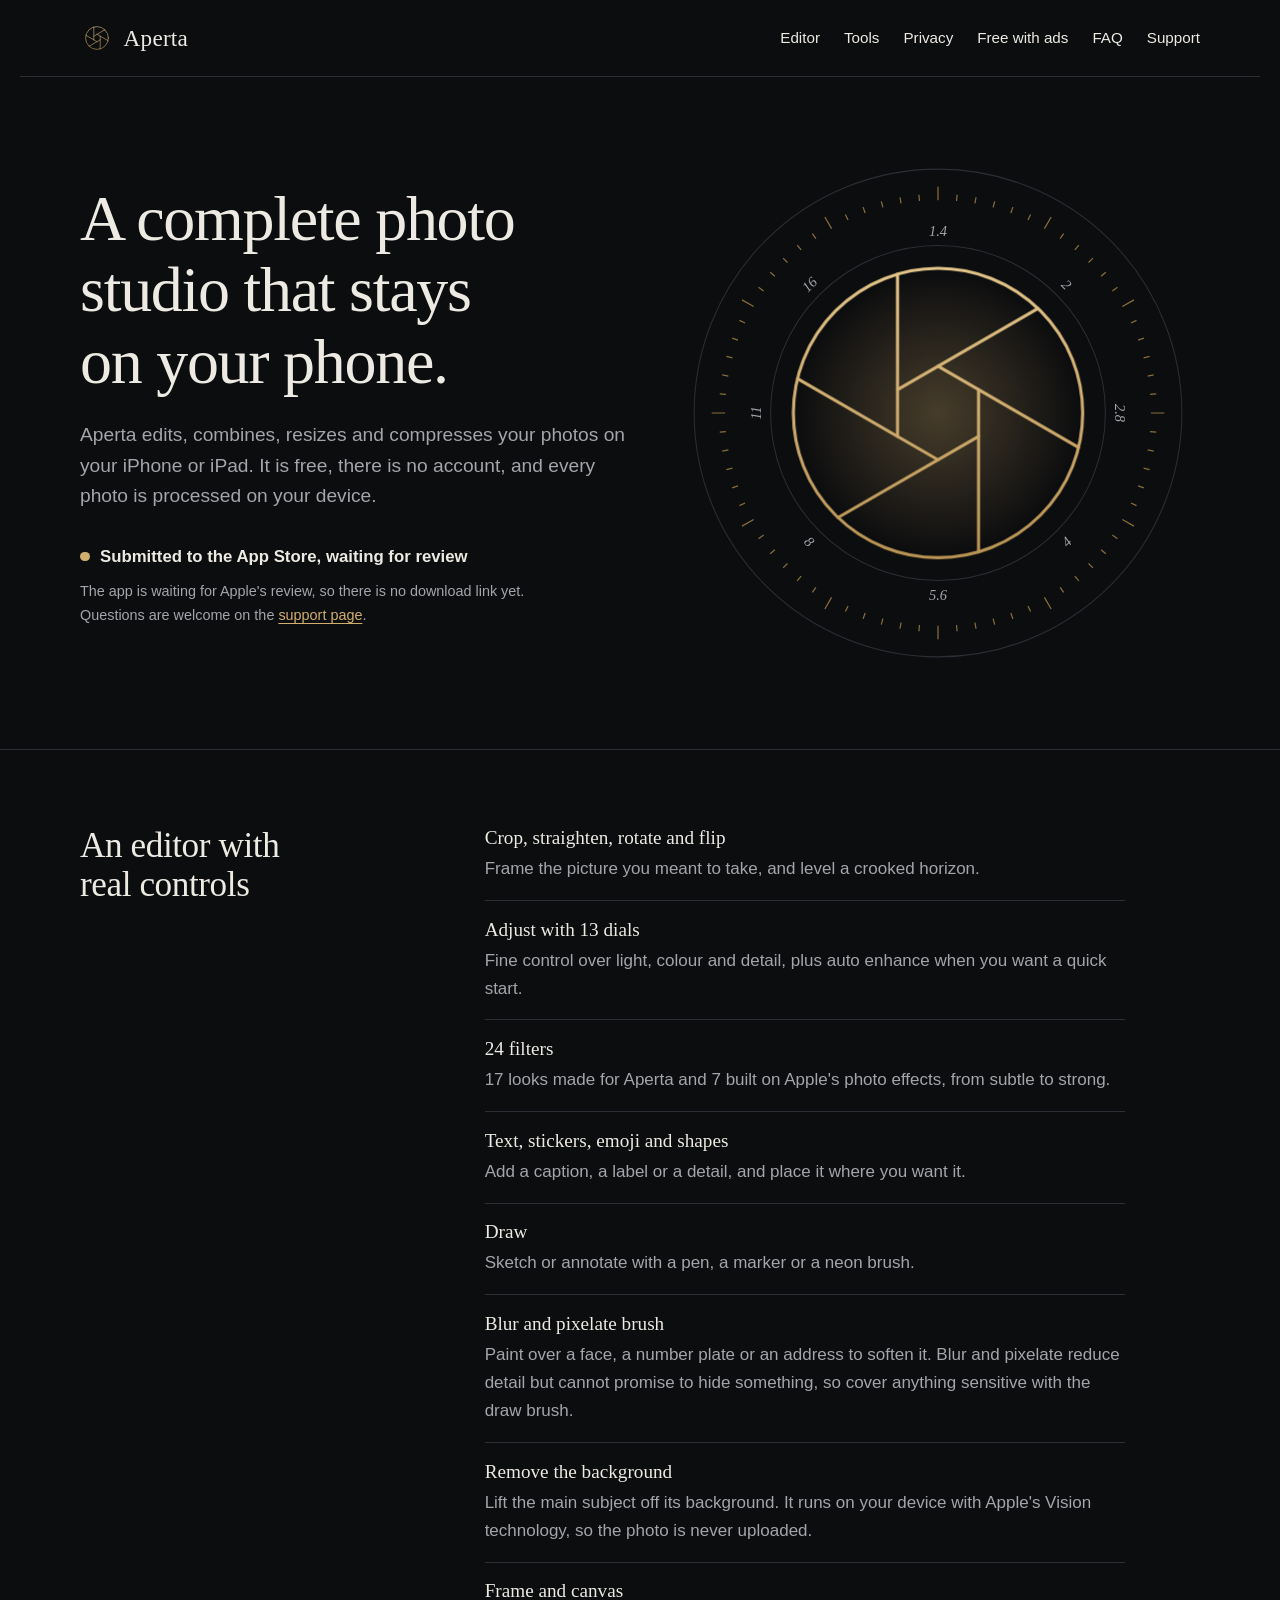
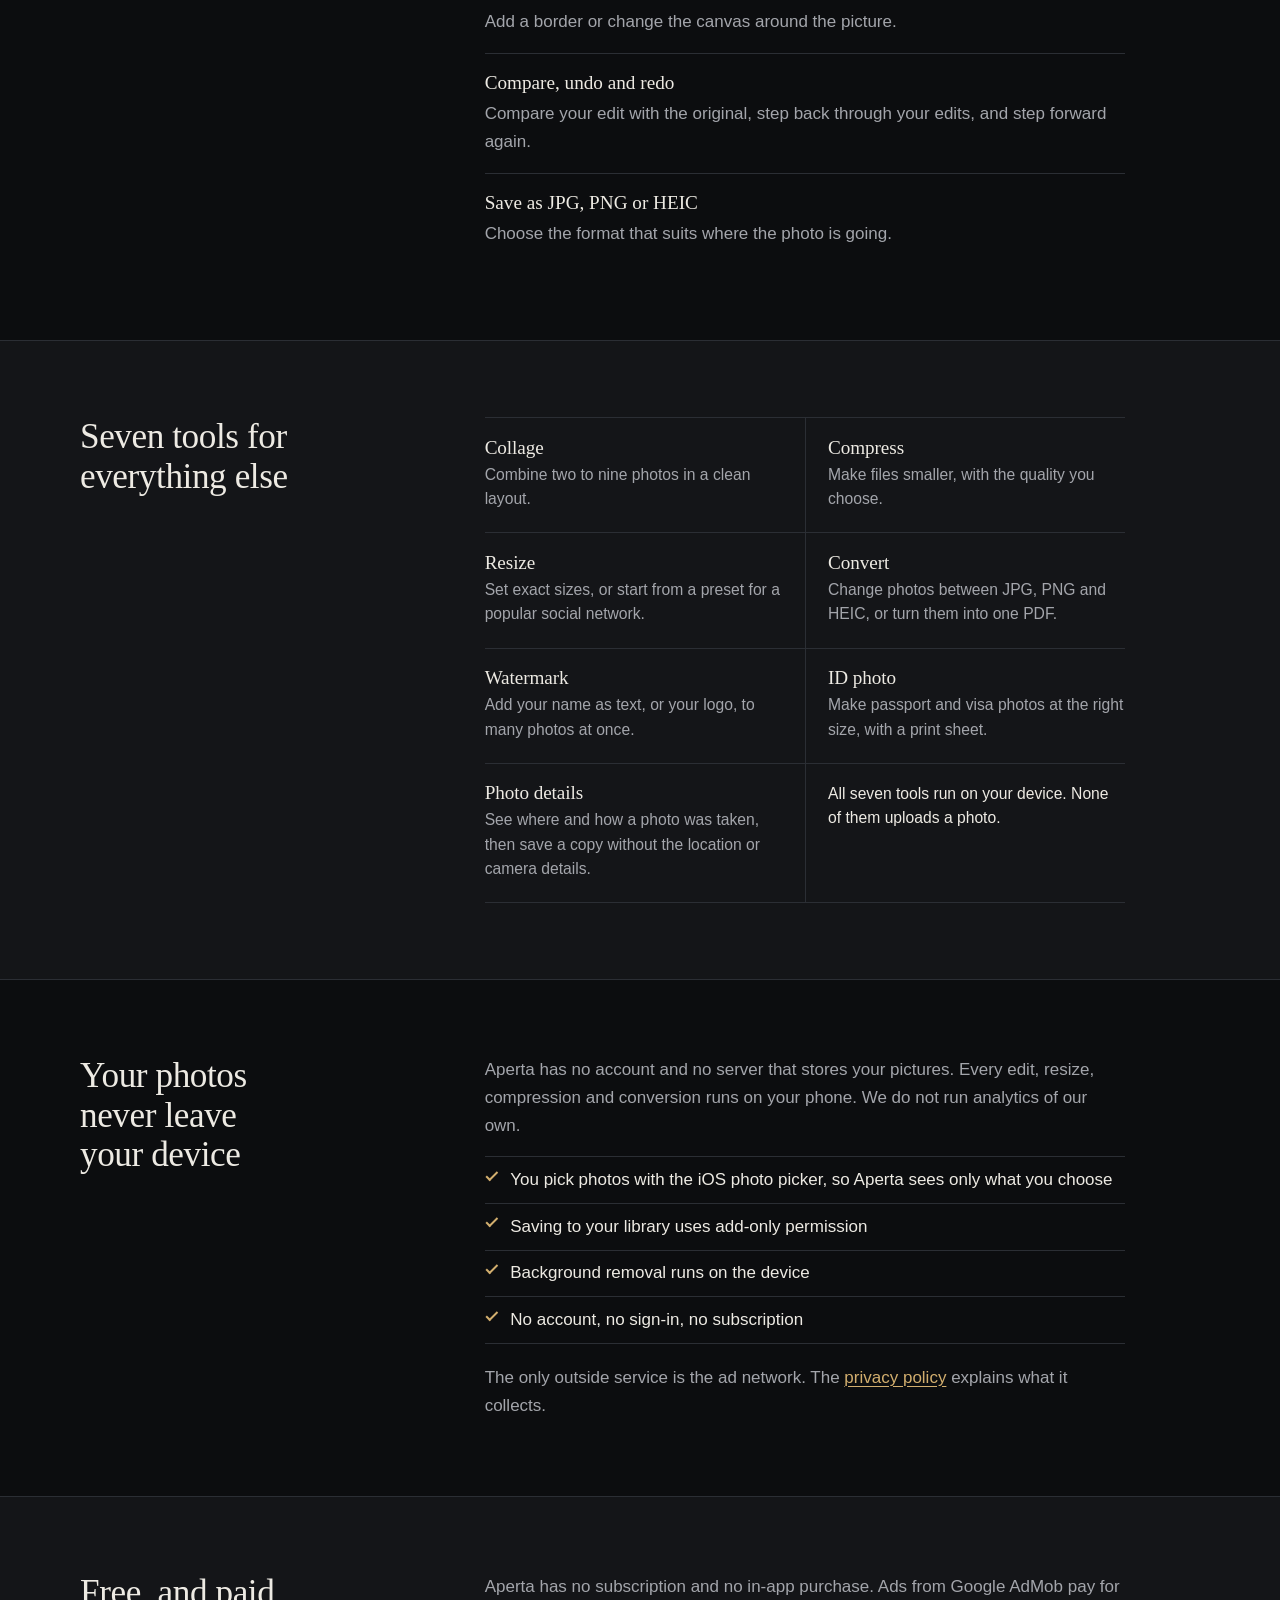
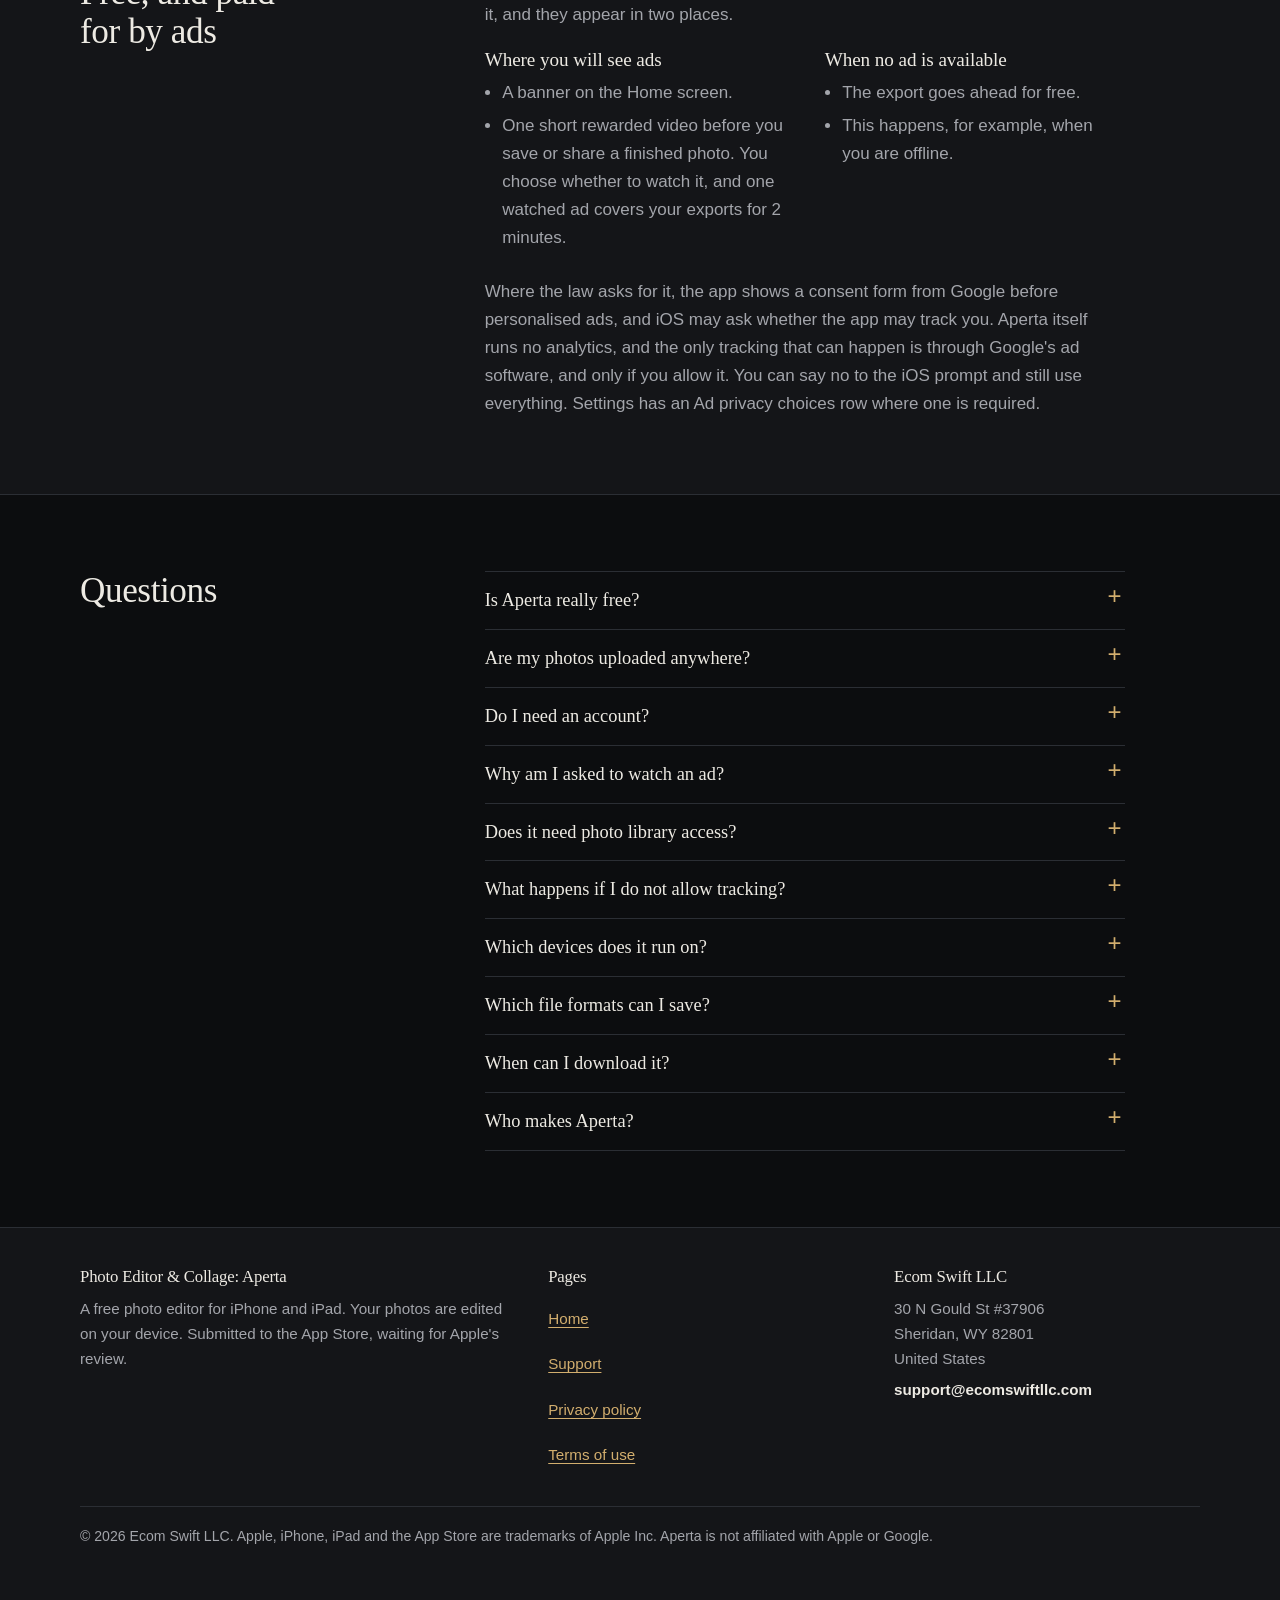
<file: aperta/index.html>
<!doctype html>
<html lang="en">
<head>
<meta charset="utf-8">
<meta name="viewport" content="width=device-width, initial-scale=1, viewport-fit=cover">
<title>Photo Editor &amp; Collage: Aperta | Free photo editor for iPhone and iPad</title>
<meta name="description" content="Free photo editor for iPhone and iPad. Crop, adjust, filter, remove backgrounds, make collages, resize, compress, convert and watermark photos. Edited on your device, with no account.">
<link rel="canonical" href="https://ecomswiftllc.github.io/aperta/">
<meta name="theme-color" content="#0C0D0F">
<meta name="color-scheme" content="dark">
<link rel="icon" href="assets/favicon.svg" type="image/svg+xml">
<link rel="icon" href="assets/favicon-32.png" type="image/png" sizes="32x32">
<link rel="apple-touch-icon" href="assets/apple-touch-icon.png">
<meta property="og:type" content="website">
<meta property="og:site_name" content="Photo Editor &amp; Collage: Aperta">
<meta property="og:title" content="Photo Editor &amp; Collage: Aperta | Free photo editor for iPhone and iPad">
<meta property="og:description" content="Free photo editor for iPhone and iPad. Crop, adjust, filter, remove backgrounds, make collages, resize, compress, convert and watermark photos. Edited on your device, with no account.">
<meta property="og:url" content="https://ecomswiftllc.github.io/aperta/">
<meta property="og:image" content="https://ecomswiftllc.github.io/aperta/assets/og-image.png">
<meta property="og:image:width" content="1200">
<meta property="og:image:height" content="630">
<meta property="og:image:alt" content="The Aperta app icon, a brass aperture, next to the name Photo Editor &amp; Collage: Aperta">
<meta name="twitter:card" content="summary_large_image">
<meta name="twitter:title" content="Photo Editor &amp; Collage: Aperta | Free photo editor for iPhone and iPad">
<meta name="twitter:description" content="Free photo editor for iPhone and iPad. Crop, adjust, filter, remove backgrounds, make collages, resize, compress, convert and watermark photos. Edited on your device, with no account.">
<meta name="twitter:image" content="https://ecomswiftllc.github.io/aperta/assets/og-image.png">
<link rel="stylesheet" href="assets/site.css">
<script type="application/ld+json">
{
  "@context": "https://schema.org",
  "@type": "SoftwareApplication",
  "name": "Photo Editor & Collage: Aperta",
  "alternateName": "Aperta",
  "url": "https://ecomswiftllc.github.io/aperta/",
  "applicationCategory": "MultimediaApplication",
  "operatingSystem": "iOS 17.0 or later",
  "description": "A free photo editor for iPhone and iPad. Crop, adjust, filter, remove backgrounds and make collages, and compress, resize, convert and watermark photos, make ID photos and remove location data. Photos are processed on the device. Supported by ads.",
  "image": "https://ecomswiftllc.github.io/aperta/assets/icon-512.png",
  "offers": {
    "@type": "Offer",
    "price": "0",
    "priceCurrency": "USD"
  },
  "publisher": {
    "@type": "Organization",
    "name": "Ecom Swift LLC",
    "url": "https://www.ecomswiftllc.com/",
    "address": {
      "@type": "PostalAddress",
      "streetAddress": "30 N Gould St #37906",
      "addressLocality": "Sheridan",
      "addressRegion": "WY",
      "postalCode": "82801",
      "addressCountry": "US"
    }
  },
  "featureList": [
    "Crop, straighten, rotate and flip",
    "13 adjustment dials and auto enhance",
    "24 filters",
    "Text, stickers, emoji and shapes",
    "Drawing with pen, marker and neon",
    "Blur and pixelate brush",
    "Background removal on the device",
    "Collage, compress, resize and convert",
    "Watermark, ID and passport photos",
    "View and remove photo location data",
    "Works without an account"
  ]
}
</script>
<script type="application/ld+json">
{
  "@context": "https://schema.org",
  "@type": "FAQPage",
  "mainEntity": [
    {
      "@type": "Question",
      "name": "Is Aperta really free?",
      "acceptedAnswer": {
        "@type": "Answer",
        "text": "Yes. There is no subscription, no in-app purchase and no paid version. Ads from Google AdMob pay for the app: a banner on the Home screen, and one rewarded video that you choose to watch before you save or share a finished photo."
      }
    },
    {
      "@type": "Question",
      "name": "Are my photos uploaded anywhere?",
      "acceptedAnswer": {
        "@type": "Answer",
        "text": "No. Editing, background removal, collage, compress, resize, convert, watermark, ID photos and photo details all run on your device. We never receive your photos."
      }
    },
    {
      "@type": "Question",
      "name": "Do I need an account?",
      "acceptedAnswer": {
        "@type": "Answer",
        "text": "No. There is no sign-in and no sign-up."
      }
    },
    {
      "@type": "Question",
      "name": "Why am I asked to watch an ad?",
      "acceptedAnswer": {
        "@type": "Answer",
        "text": "Before you save or share a photo, the app offers one short video that you choose to watch. One watched ad covers your exports for 2 minutes, so you can save several photos in a row. If you choose Not now, nothing is exported and you can try again any time. If no ad is available, for example when you are offline, the export goes ahead anyway."
      }
    },
    {
      "@type": "Question",
      "name": "Does it need photo library access?",
      "acceptedAnswer": {
        "@type": "Answer",
        "text": "Not to edit. You pick photos with the iOS photo picker, and Aperta sees only the ones you choose. To save a result, the app asks for add-only permission, which lets it add pictures and does not let it read your library."
      }
    },
    {
      "@type": "Question",
      "name": "What happens if I do not allow tracking?",
      "acceptedAnswer": {
        "@type": "Answer",
        "text": "The app works the same. The ads you see will be less personalised. You can change the choice any time in iOS Settings under Privacy and Security, then Tracking. Aperta itself runs no analytics. If you allow tracking, only Google's ad software may use your advertising identifier for ads."
      }
    },
    {
      "@type": "Question",
      "name": "Which devices does it run on?",
      "acceptedAnswer": {
        "@type": "Answer",
        "text": "iPhone and iPad with iOS 17 or iPadOS 17 or later."
      }
    },
    {
      "@type": "Question",
      "name": "Which file formats can I save?",
      "acceptedAnswer": {
        "@type": "Answer",
        "text": "The editor saves JPG, PNG and HEIC. The Convert tool also makes PDF files from photos."
      }
    },
    {
      "@type": "Question",
      "name": "When can I download it?",
      "acceptedAnswer": {
        "@type": "Answer",
        "text": "Aperta has been submitted to the App Store and is waiting for Apple's review, so there is no download link yet. This page will link to the App Store listing once the app is available."
      }
    },
    {
      "@type": "Question",
      "name": "Who makes Aperta?",
      "acceptedAnswer": {
        "@type": "Answer",
        "text": "Ecom Swift LLC, a company registered in Wyoming, United States. You can reach us on the support page."
      }
    }
  ]
}
</script>
</head>
<body>
<a class="skip" href="#main">Skip to content</a>
<header class="site-header">
  <div class="wrap">
    <a class="brand" href="./"><img src="assets/aperta-mark.svg" alt="" width="34" height="34">Aperta</a>
    <nav class="nav" aria-label="Main">
      <a href="./#editor">Editor</a>
      <a href="./#tools">Tools</a>
      <a href="./#private">Privacy</a>
      <a href="./#free">Free with ads</a>
      <a href="./#faq">FAQ</a>
      <a href="support/">Support</a>
    </nav>
  </div>
</header>

<main id="main">
  <section class="hero" aria-labelledby="h1">
    <div class="wrap">
      <div>
        <h1 id="h1">A complete photo studio that stays on your phone.</h1>
        <p class="lede">Aperta edits, combines, resizes and compresses your photos on your iPhone or iPad. It is free, there is no account, and every photo is processed on your device.</p>
        <p class="status">Submitted to the App Store, waiting for review</p>
        <p class="small hero-note">The app is waiting for Apple's review, so there is no download link yet. Questions are welcome on the <a href="support/">support page</a>.</p>
      </div>
      <div class="lens">
        <svg viewBox="0 0 480 480" aria-hidden="true" focusable="false">
  <defs>
    <linearGradient id="brassGrad" gradientUnits="userSpaceOnUse" x1="0" y1="90" x2="0" y2="390">
      <stop offset="0" stop-color="#E6C78C"/><stop offset="1" stop-color="#B89252"/>
    </linearGradient>
    <radialGradient id="lightGrad" cx="50%" cy="50%" r="50%">
      <stop offset="0" stop-color="#D2AE6E" stop-opacity=".30"/><stop offset="1" stop-color="#D2AE6E" stop-opacity="0"/>
    </radialGradient>
  </defs>
  <circle class="barrel" cx="240" cy="240" r="236"/>
  <circle class="barrel" cx="240" cy="240" r="162"/>
  <path class="scale" d="M240.00 34.00L240.00 21.00M257.95 34.78L258.48 28.81M275.77 37.13L276.81 31.22M293.32 41.02L294.87 35.22M310.46 46.42L312.51 40.79M327.06 53.30L329.60 47.86M343.00 61.60L349.50 50.34M358.16 71.25L361.60 66.34M372.41 82.19L376.27 77.60M385.66 94.34L389.91 90.09M397.81 107.59L402.40 103.73M408.75 121.84L413.66 118.40M418.40 137.00L429.66 130.50M426.70 152.94L432.14 150.40M433.58 169.54L439.21 167.49M438.98 186.68L444.78 185.13M442.87 204.23L448.78 203.19M445.22 222.05L451.19 221.52M446.00 240.00L459.00 240.00M445.22 257.95L451.19 258.48M442.87 275.77L448.78 276.81M438.98 293.32L444.78 294.87M433.58 310.46L439.21 312.51M426.70 327.06L432.14 329.60M418.40 343.00L429.66 349.50M408.75 358.16L413.66 361.60M397.81 372.41L402.40 376.27M385.66 385.66L389.91 389.91M372.41 397.81L376.27 402.40M358.16 408.75L361.60 413.66M343.00 418.40L349.50 429.66M327.06 426.70L329.60 432.14M310.46 433.58L312.51 439.21M293.32 438.98L294.87 444.78M275.77 442.87L276.81 448.78M257.95 445.22L258.48 451.19M240.00 446.00L240.00 459.00M222.05 445.22L221.52 451.19M204.23 442.87L203.19 448.78M186.68 438.98L185.13 444.78M169.54 433.58L167.49 439.21M152.94 426.70L150.40 432.14M137.00 418.40L130.50 429.66M121.84 408.75L118.40 413.66M107.59 397.81L103.73 402.40M94.34 385.66L90.09 389.91M82.19 372.41L77.60 376.27M71.25 358.16L66.34 361.60M61.60 343.00L50.34 349.50M53.30 327.06L47.86 329.60M46.42 310.46L40.79 312.51M41.02 293.32L35.22 294.87M37.13 275.77L31.22 276.81M34.78 257.95L28.81 258.48M34.00 240.00L21.00 240.00M34.78 222.05L28.81 221.52M37.13 204.23L31.22 203.19M41.02 186.68L35.22 185.13M46.42 169.54L40.79 167.49M53.30 152.94L47.86 150.40M61.60 137.00L50.34 130.50M71.25 121.84L66.34 118.40M82.19 107.59L77.60 103.73M94.34 94.34L90.09 90.09M107.59 82.19L103.73 77.60M121.84 71.25L118.40 66.34M137.00 61.60L130.50 50.34M152.94 53.30L150.40 47.86M169.54 46.42L167.49 40.79M186.68 41.02L185.13 35.22M204.23 37.13L203.19 31.22M222.05 34.78L221.52 28.81"/>
  <text class="fnum" transform="translate(240.00 64.00) rotate(0)">1.4</text><text class="fnum" transform="translate(364.45 115.55) rotate(45)">2</text><text class="fnum" transform="translate(416.00 240.00) rotate(90)">2.8</text><text class="fnum" transform="translate(364.45 364.45) rotate(-45)">4</text><text class="fnum" transform="translate(240.00 416.00) rotate(0)">5.6</text><text class="fnum" transform="translate(115.55 364.45) rotate(45)">8</text><text class="fnum" transform="translate(64.00 240.00) rotate(270)">11</text><text class="fnum" transform="translate(115.55 115.55) rotate(315)">16</text>
  <circle class="glow" cx="240" cy="240" r="140" fill="url(#lightGrad)"/>
  <g class="blades"><circle class="blade" cx="240" cy="240" r="140"/><line class="blade" x1="279.20" y1="374.40" x2="279.20" y2="217.37"/><line class="blade" x1="143.21" y1="341.15" x2="279.20" y2="262.63"/><line class="blade" x1="104.01" y1="206.75" x2="240.00" y2="285.26"/><line class="blade" x1="200.80" y1="105.60" x2="200.80" y2="262.63"/><line class="blade" x1="336.79" y1="138.85" x2="200.80" y2="217.37"/><line class="blade" x1="375.99" y1="273.25" x2="240.00" y2="194.74"/></g>
</svg>
      </div>
    </div>
  </section>

  <section class="section" id="editor" aria-labelledby="h-editor">
    <div class="wrap">
      <h2 id="h-editor">An editor with real controls</h2>
      <div class="section-body">
        <dl class="defs">
          <div><dt>Crop, straighten, rotate and flip</dt><dd>Frame the picture you meant to take, and level a crooked horizon.</dd></div>
          <div><dt>Adjust with 13 dials</dt><dd>Fine control over light, colour and detail, plus auto enhance when you want a quick start.</dd></div>
          <div><dt>24 filters</dt><dd>17 looks made for Aperta and 7 built on Apple's photo effects, from subtle to strong.</dd></div>
          <div><dt>Text, stickers, emoji and shapes</dt><dd>Add a caption, a label or a detail, and place it where you want it.</dd></div>
          <div><dt>Draw</dt><dd>Sketch or annotate with a pen, a marker or a neon brush.</dd></div>
          <div><dt>Blur and pixelate brush</dt><dd>Paint over a face, a number plate or an address to soften it. Blur and pixelate reduce detail but cannot promise to hide something, so cover anything sensitive with the draw brush.</dd></div>
          <div><dt>Remove the background</dt><dd>Lift the main subject off its background. It runs on your device with Apple's Vision technology, so the photo is never uploaded.</dd></div>
          <div><dt>Frame and canvas</dt><dd>Add a border or change the canvas around the picture.</dd></div>
          <div><dt>Compare, undo and redo</dt><dd>Compare your edit with the original, step back through your edits, and step forward again.</dd></div>
          <div><dt>Save as JPG, PNG or HEIC</dt><dd>Choose the format that suits where the photo is going.</dd></div>
        </dl>
      </div>
    </div>
  </section>

  <section class="section band" id="tools" aria-labelledby="h-tools">
    <div class="wrap">
      <h2 id="h-tools">Seven tools for everything else</h2>
      <div class="section-body">
        <ul class="tools">
          <li><h3>Collage</h3><p>Combine two to nine photos in a clean layout.</p></li>
          <li><h3>Compress</h3><p>Make files smaller, with the quality you choose.</p></li>
          <li><h3>Resize</h3><p>Set exact sizes, or start from a preset for a popular social network.</p></li>
          <li><h3>Convert</h3><p>Change photos between JPG, PNG and HEIC, or turn them into one PDF.</p></li>
          <li><h3>Watermark</h3><p>Add your name as text, or your logo, to many photos at once.</p></li>
          <li><h3>ID photo</h3><p>Make passport and visa photos at the right size, with a print sheet.</p></li>
          <li><h3>Photo details</h3><p>See where and how a photo was taken, then save a copy without the location or camera details.</p></li>
          <li class="note"><p>All seven tools run on your device. None of them uploads a photo.</p></li>
        </ul>
      </div>
    </div>
  </section>

  <section class="section" id="private" aria-labelledby="h-private">
    <div class="wrap">
      <h2 id="h-private">Your photos never leave your device</h2>
      <div class="section-body">
        <p>Aperta has no account and no server that stores your pictures. Every edit, resize, compression and conversion runs on your phone. We do not run analytics of our own.</p>
        <ul class="checks">
          <li>You pick photos with the iOS photo picker, so Aperta sees only what you choose</li>
          <li>Saving to your library uses add-only permission</li>
          <li>Background removal runs on the device</li>
          <li>No account, no sign-in, no subscription</li>
        </ul>
        <p>The only outside service is the ad network. The <a href="privacy/">privacy policy</a> explains what it collects.</p>
      </div>
    </div>
  </section>

  <section class="section band" id="free" aria-labelledby="h-free">
    <div class="wrap">
      <h2 id="h-free">Free, and paid for by ads</h2>
      <div class="section-body">
        <p>Aperta has no subscription and no in-app purchase. Ads from Google AdMob pay for it, and they appear in two places.</p>
        <div class="split">
          <div>
            <h3>Where you will see ads</h3>
            <ul>
              <li>A banner on the Home screen.</li>
              <li>One short rewarded video before you save or share a finished photo. You choose whether to watch it, and one watched ad covers your exports for 2 minutes.</li>
            </ul>
          </div>
          <div>
            <h3>When no ad is available</h3>
            <ul>
              <li>The export goes ahead for free.</li>
              <li>This happens, for example, when you are offline.</li>
            </ul>
          </div>
        </div>
        <p>Where the law asks for it, the app shows a consent form from Google before personalised ads, and iOS may ask whether the app may track you. Aperta itself runs no analytics, and the only tracking that can happen is through Google's ad software, and only if you allow it. You can say no to the iOS prompt and still use everything. Settings has an Ad privacy choices row where one is required.</p>
      </div>
    </div>
  </section>

  <section class="section faq" id="faq" aria-labelledby="h-faq">
    <div class="wrap">
      <h2 id="h-faq">Questions</h2>
      <div class="section-body">
        <details><summary>Is Aperta really free?</summary><div class="answer"><p>Yes. There is no subscription, no in-app purchase and no paid version. Ads from Google AdMob pay for the app: a banner on the Home screen, and one rewarded video that you choose to watch before you save or share a finished photo.</p></div></details>
        <details><summary>Are my photos uploaded anywhere?</summary><div class="answer"><p>No. Editing, background removal, collage, compress, resize, convert, watermark, ID photos and photo details all run on your device. We never receive your photos.</p></div></details>
        <details><summary>Do I need an account?</summary><div class="answer"><p>No. There is no sign-in and no sign-up.</p></div></details>
        <details><summary>Why am I asked to watch an ad?</summary><div class="answer"><p>Before you save or share a photo, the app offers one short video that you choose to watch. One watched ad covers your exports for 2 minutes, so you can save several photos in a row. If you choose Not now, nothing is exported and you can try again any time. If no ad is available, for example when you are offline, the export goes ahead anyway.</p></div></details>
        <details><summary>Does it need photo library access?</summary><div class="answer"><p>Not to edit. You pick photos with the iOS photo picker, and Aperta sees only the ones you choose. To save a result, the app asks for add-only permission, which lets it add pictures and does not let it read your library.</p></div></details>
        <details><summary>What happens if I do not allow tracking?</summary><div class="answer"><p>The app works the same. The ads you see will be less personalised. You can change the choice any time in iOS Settings under Privacy and Security, then Tracking. Aperta itself runs no analytics. If you allow tracking, only Google's ad software may use your advertising identifier for ads.</p></div></details>
        <details><summary>Which devices does it run on?</summary><div class="answer"><p>iPhone and iPad with iOS 17 or iPadOS 17 or later.</p></div></details>
        <details><summary>Which file formats can I save?</summary><div class="answer"><p>The editor saves JPG, PNG and HEIC. The Convert tool also makes PDF files from photos.</p></div></details>
        <details><summary>When can I download it?</summary><div class="answer"><p>Aperta has been submitted to the App Store and is waiting for Apple's review, so there is no download link yet. This page will link to the App Store listing once the app is available.</p></div></details>
        <details><summary>Who makes Aperta?</summary><div class="answer"><p>Ecom Swift LLC, a company registered in Wyoming, United States. You can reach us on the <a href="support/">support page</a>.</p></div></details>
      </div>
    </div>
  </section>
</main>
<footer class="site-footer">
  <div class="wrap">
    <div>
      <h2>Photo Editor &amp; Collage: Aperta</h2>
      <p>A free photo editor for iPhone and iPad. Your photos are edited on your device. Submitted to the App Store, waiting for Apple's review.</p>
    </div>
    <nav aria-label="Footer">
      <h2>Pages</h2>
      <ul>
        <li><a href="./">Home</a></li>
        <li><a href="support/">Support</a></li>
        <li><a href="privacy/">Privacy policy</a></li>
        <li><a href="terms/">Terms of use</a></li>
      </ul>
    </nav>
    <div>
      <h2>Ecom Swift LLC</h2>
      <p>30 N Gould St #37906<br>Sheridan, WY 82801<br>United States</p>
      <p class="email">support@ecomswiftllc.com</p>
    </div>
    <p class="legalline">&copy; 2026 Ecom Swift LLC. Apple, iPhone, iPad and the App Store are trademarks of Apple Inc. Aperta is not affiliated with Apple or Google.</p>
  </div>
</footer>
</body>
</html>
</file>
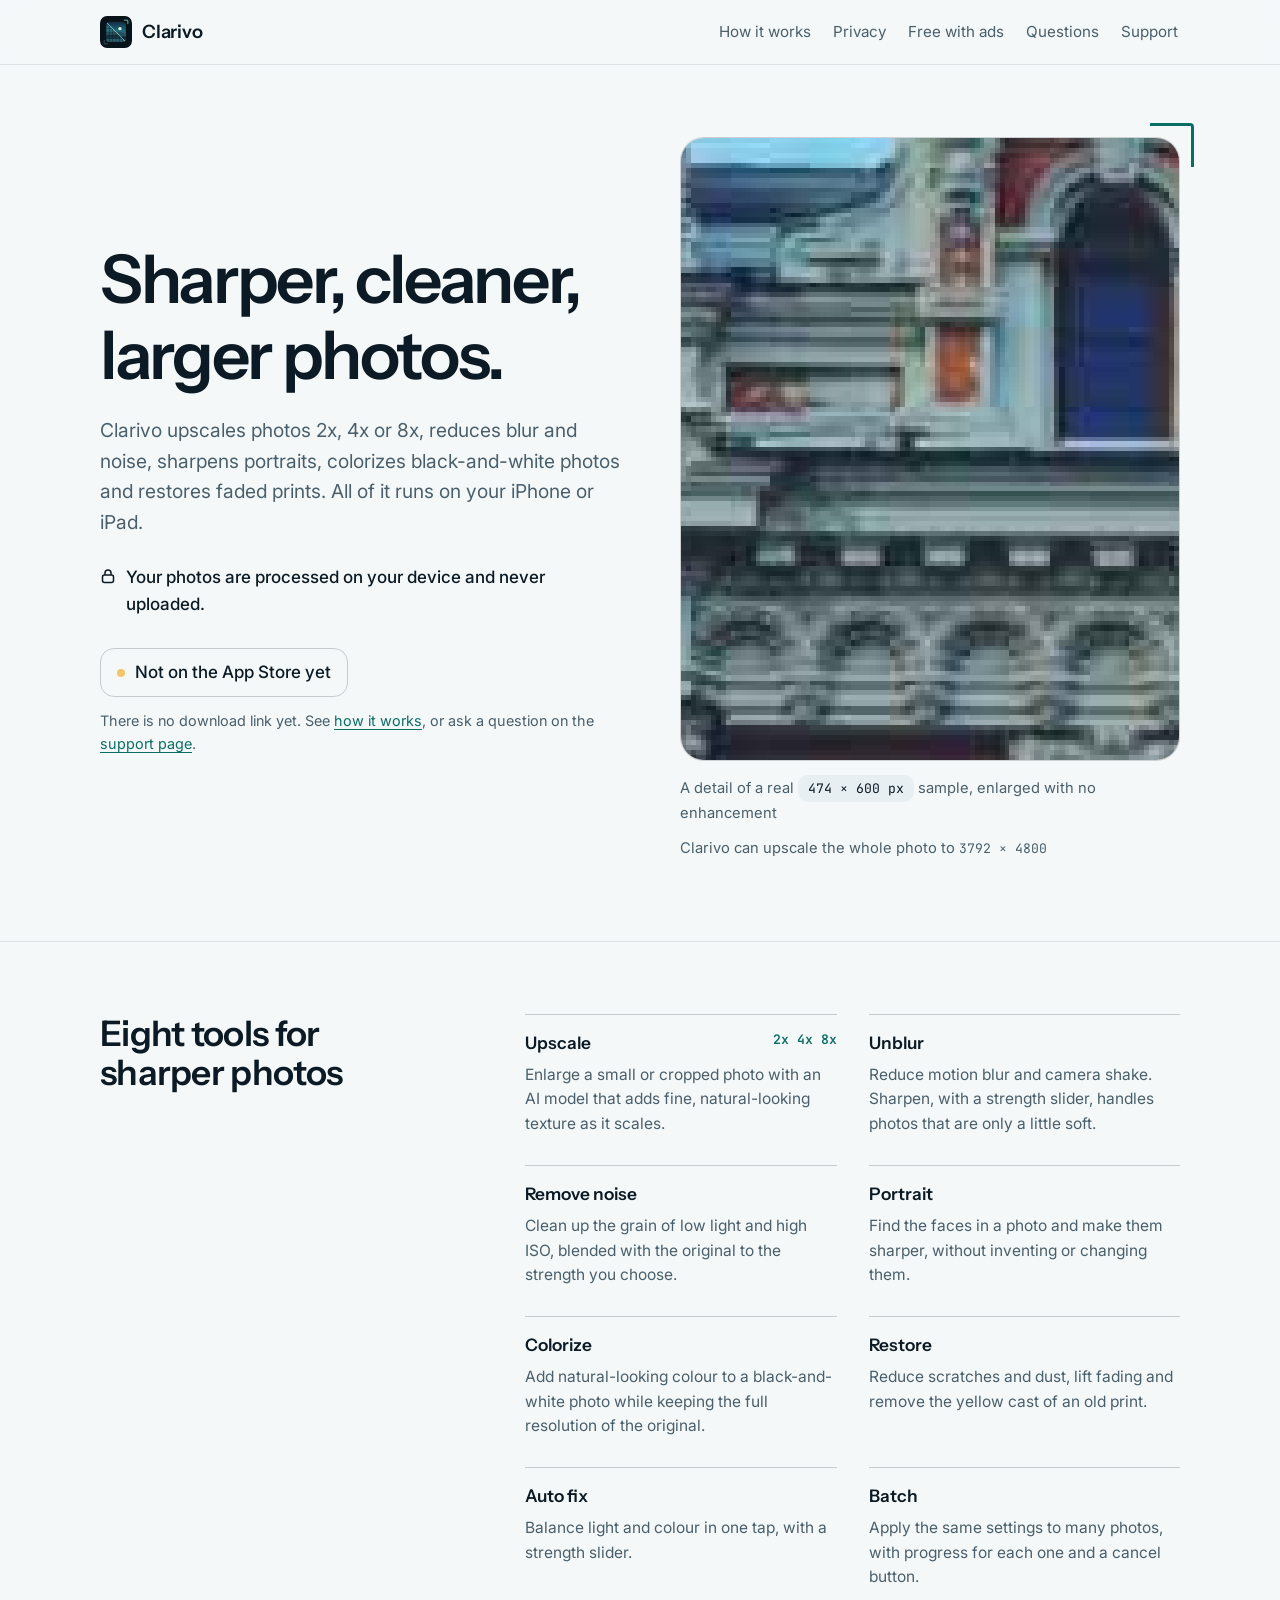
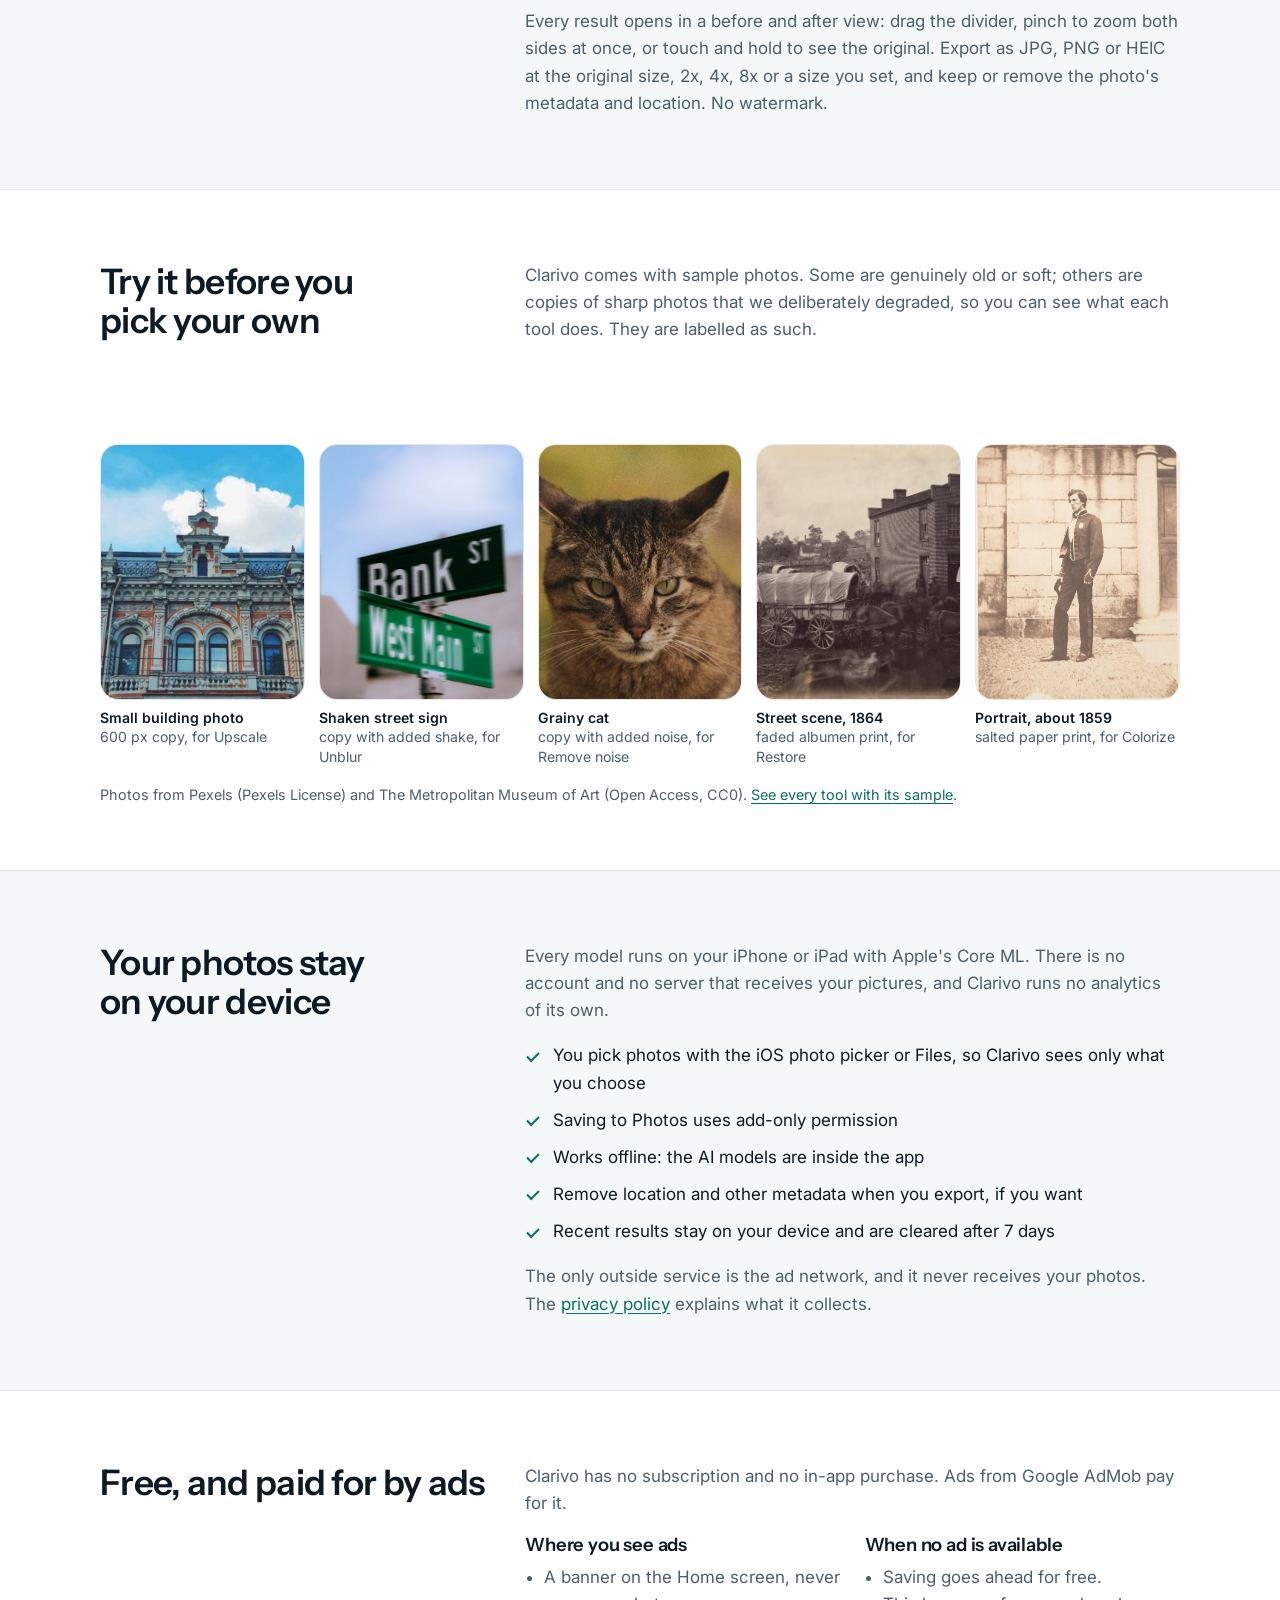
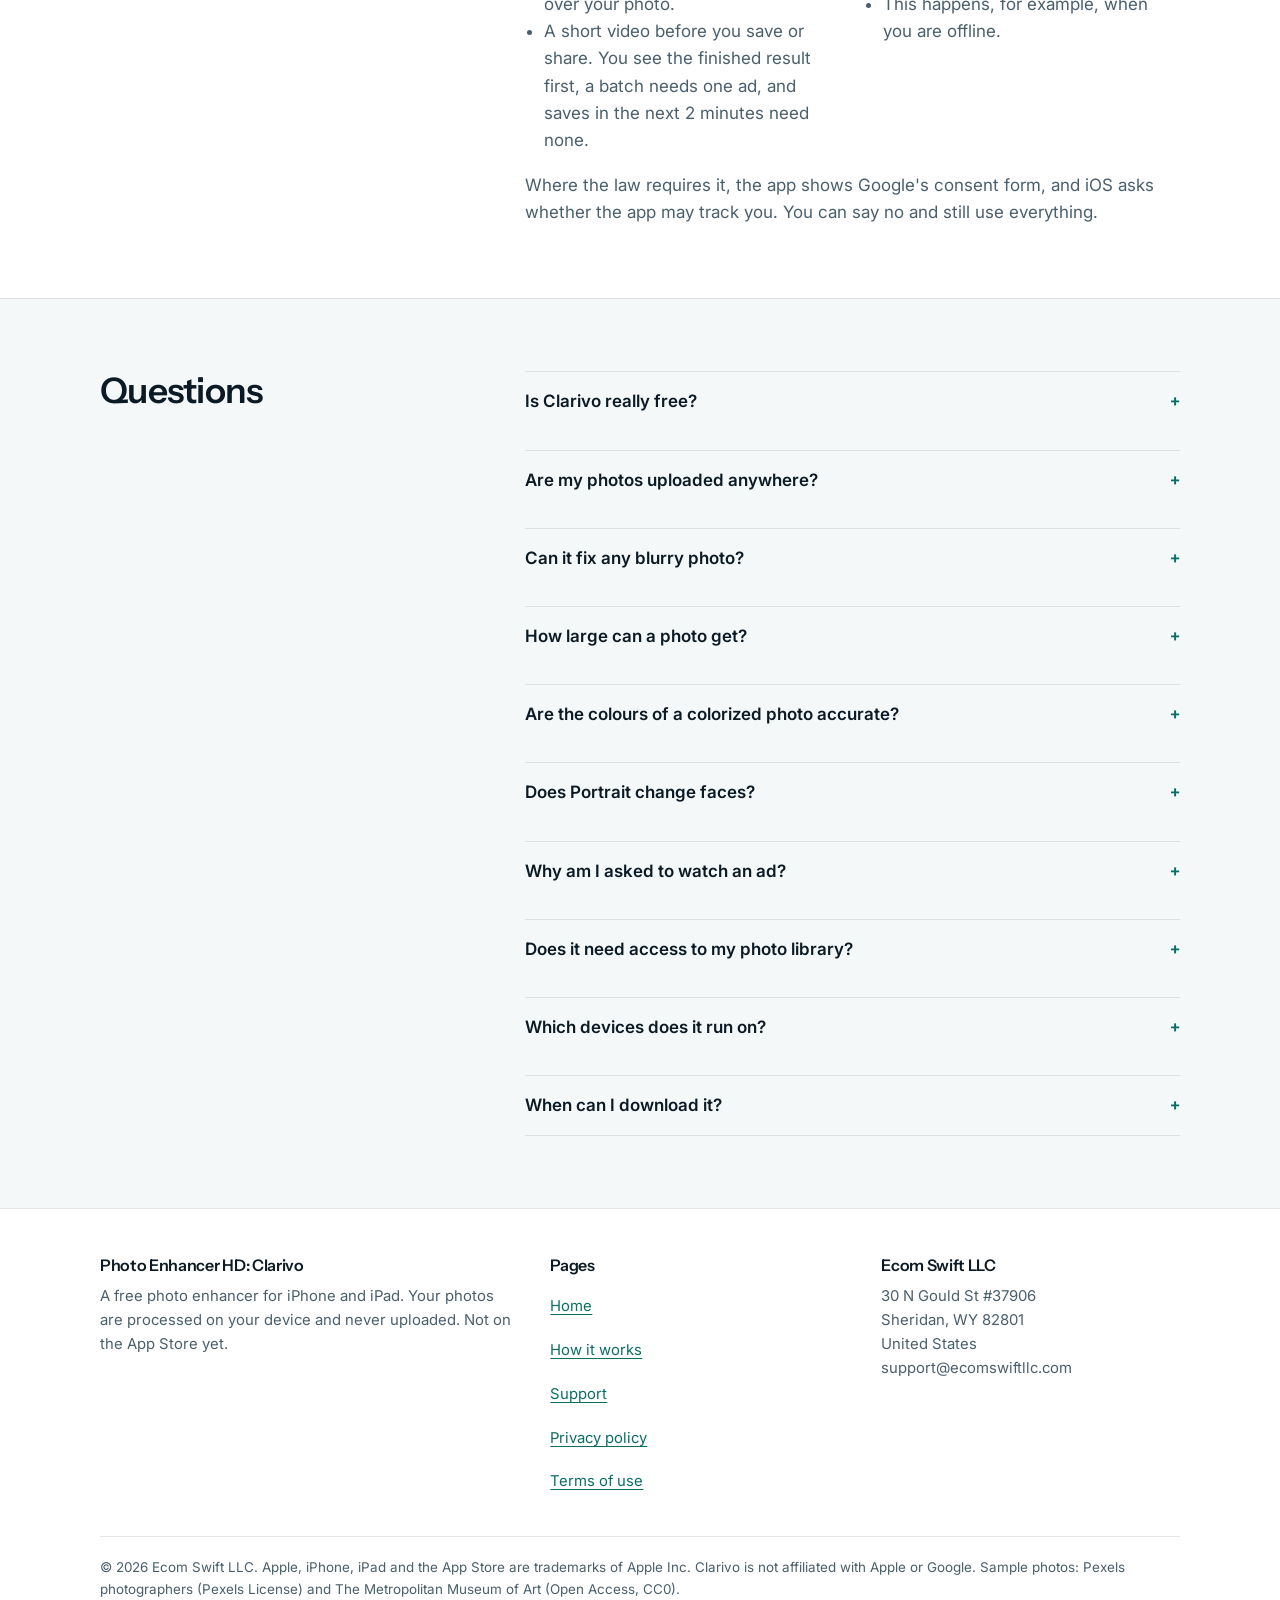
<file: clarivo/index.html>
<!doctype html>
<html lang="en">
<head>
<meta charset="utf-8">
<meta name="viewport" content="width=device-width, initial-scale=1, viewport-fit=cover">
<title>Photo Enhancer HD: Clarivo | Sharper, larger photos on iPhone</title>
<meta name="description" content="Free photo enhancer for iPhone and iPad. AI upscale 2x, 4x and 8x, unblur, remove noise, sharpen portraits, colorize black-and-white photos and restore old prints. Your photos are processed on your device and never uploaded.">
<link rel="canonical" href="https://ecomswiftllc.github.io/clarivo/">
<meta name="theme-color" content="#081219">
<link rel="icon" href="assets/favicon.svg" type="image/svg+xml">
<link rel="icon" href="assets/favicon-32.png" type="image/png" sizes="32x32">
<link rel="apple-touch-icon" href="assets/apple-touch-icon.png">
<meta property="og:type" content="website">
<meta property="og:site_name" content="Photo Enhancer HD: Clarivo">
<meta property="og:title" content="Photo Enhancer HD: Clarivo | Sharper, larger photos on iPhone">
<meta property="og:description" content="Free photo enhancer for iPhone and iPad. AI upscale 2x, 4x and 8x, unblur, remove noise, sharpen portraits, colorize black-and-white photos and restore old prints. Your photos are processed on your device and never uploaded.">
<meta property="og:url" content="https://ecomswiftllc.github.io/clarivo/">
<meta property="og:image" content="https://ecomswiftllc.github.io/clarivo/assets/og-image.png">
<meta property="og:image:width" content="1200">
<meta property="og:image:height" content="630">
<meta property="og:image:alt" content="The Clarivo app icon and the name Clarivo, Photo Enhancer HD, next to three sample photos">
<meta name="twitter:card" content="summary_large_image">
<meta name="twitter:image" content="https://ecomswiftllc.github.io/clarivo/assets/og-image.png">
<link rel="preconnect" href="https://fonts.googleapis.com"><link rel="preconnect" href="https://fonts.gstatic.com" crossorigin><link rel="stylesheet" href="https://fonts.googleapis.com/css2?family=Instrument+Sans:wght@500;600&family=Inter:wght@400;500;600&family=JetBrains+Mono:wght@500&display=swap">
<link rel="stylesheet" href="assets/site.css">
<script type="application/ld+json">{"@context": "https://schema.org", "@type": "SoftwareApplication", "name": "Photo Enhancer HD: Clarivo", "alternateName": "Clarivo", "url": "https://ecomswiftllc.github.io/clarivo/", "applicationCategory": "PhotographyApplication", "operatingSystem": "iOS 17.0 or later", "description": "A free photo enhancer for iPhone and iPad: AI upscale 2x, 4x and 8x, unblur, noise reduction, portrait sharpening, colorize and old-photo restore, processed on the device.", "image": "https://ecomswiftllc.github.io/clarivo/assets/icon-512.png", "offers": {"@type": "Offer", "price": "0", "priceCurrency": "USD"}, "publisher": {"@type": "Organization", "name": "Ecom Swift LLC"}}</script>
<script type="application/ld+json">{"@context": "https://schema.org", "@type": "FAQPage", "mainEntity": [{"@type": "Question", "name": "Is Clarivo really free?", "acceptedAnswer": {"@type": "Answer", "text": "Yes. There is no subscription, no in-app purchase and no watermark. Ads from Google AdMob pay for the app: a banner on the Home screen, and a short rewarded video before you save or share a result. You always see the finished photo first."}}, {"@type": "Question", "name": "Are my photos uploaded anywhere?", "acceptedAnswer": {"@type": "Answer", "text": "No. Your photos are processed on your device and never uploaded. The AI models are built into the app and run on your iPhone or iPad, so Clarivo also works offline. Your photos are never shared with the ad network."}}, {"@type": "Question", "name": "Can it fix any blurry photo?", "acceptedAnswer": {"@type": "Answer", "text": "It can make most photos look sharper and cleaner. Unblur reduces motion blur and camera shake, and Sharpen helps photos that are only a little soft. Heavy blur can improve, but detail that the camera never captured cannot be brought back, and no app can do that honestly."}}, {"@type": "Question", "name": "How large can a photo get?", "acceptedAnswer": {"@type": "Answer", "text": "Upscale offers 2x, 4x and 8x. The result can be up to 8192 pixels on its long side. If a photo is too big for 8x, Clarivo reduces it first and tells you."}}, {"@type": "Question", "name": "Are the colours of a colorized photo accurate?", "acceptedAnswer": {"@type": "Answer", "text": "They are an estimate. The colorize model adds natural-looking colour, but it cannot know the real colour of a coat or a car in a photo from 1900. Treat it as an interpretation, not a historical record."}}, {"@type": "Question", "name": "Does Portrait change faces?", "acceptedAnswer": {"@type": "Answer", "text": "No. It finds faces and sharpens them with the same upscaling model used for the rest of the photo, then blends them back. It does not generate a new face."}}, {"@type": "Question", "name": "Why am I asked to watch an ad?", "acceptedAnswer": {"@type": "Answer", "text": "Ads pay for the app. Before you save or share, the app offers a short video. A whole batch needs one ad, and saves in the 2 minutes after an ad need no other. If no ad is available, for example offline, the save goes ahead for free."}}, {"@type": "Question", "name": "Does it need access to my photo library?", "acceptedAnswer": {"@type": "Answer", "text": "Not to open photos. You pick photos with the iOS photo picker or from Files, and Clarivo sees only what you choose. To save a result to Photos, it asks for add-only permission, which cannot read your library."}}, {"@type": "Question", "name": "Which devices does it run on?", "acceptedAnswer": {"@type": "Answer", "text": "iPhone and iPad with iOS 17 or iPadOS 17 or later."}}, {"@type": "Question", "name": "When can I download it?", "acceptedAnswer": {"@type": "Answer", "text": "Clarivo is not on the App Store yet, so there is no download link. This page will link to the App Store once the app is available."}}]}</script>
</head>
<body>
<a class="skip" href="#main">Skip to content</a>
<header class="site-header">
  <div class="wrap">
    <a class="brand" href="./"><img src="assets/clarivo-mark.svg" alt="" width="32" height="32">Clarivo</a>
    <nav class="nav" aria-label="Main">
      <a href="how-it-works/">How it works</a>
      <a href="./#private">Privacy</a>
      <a href="./#free">Free with ads</a>
      <a href="./#faq">Questions</a>
      <a href="support/">Support</a>
    </nav>
  </div>
</header>

<main id="main">
  <section class="hero" aria-labelledby="h1">
    <div class="wrap">
      <div>
        <h1 id="h1">Sharper, cleaner, larger photos.</h1>
        <p class="lede">Clarivo upscales photos 2x, 4x or 8x, reduces blur and noise, sharpens portraits, colorizes black-and-white photos and restores faded prints. All of it runs on your iPhone or iPad.</p>
        <p class="privacy-line"><svg width="16" height="16" viewBox="0 0 16 16" aria-hidden="true"><rect x="2.5" y="7" width="11" height="7.5" rx="2" fill="none" stroke="currentColor" stroke-width="1.5"/><path d="M5 7V5a3 3 0 0 1 6 0v2" fill="none" stroke="currentColor" stroke-width="1.5"/></svg><span>Your photos are processed on your device and never uploaded.</span></p>
        <p class="status">Not on the App Store yet</p>
        <p class="small hero-note">There is no download link yet. See <a href="how-it-works/">how it works</a>, or ask a question on the <a href="support/">support page</a>.</p>
      </div>
      <figure class="specimen">
          <div class="frame"><img src="assets/photos/hero-detail-nearest.png" width="640" height="800" alt="Ornate windows of a building facade from a 474 by 600 pixel photo, enlarged about six times without enhancement, so its square pixels and compression blocks show"></div>
          <span class="corner" aria-hidden="true"></span>
          <figcaption><span>A detail of a real <span class="chip readout">474 &times; 600 px</span> sample, enlarged with no enhancement</span><span>Clarivo can upscale the whole photo to <span class="readout">3792 &times; 4800</span></span></figcaption>
        </figure>
    </div>
  </section>

  <section class="section" id="tools" aria-labelledby="h-tools">
    <div class="wrap">
      <h2 id="h-tools">Eight tools for sharper photos</h2>
      <div class="section-body">
        <dl class="tools">
          <div><dt>Upscale <span class=readout>2x 4x 8x</span></dt><dd>Enlarge a small or cropped photo with an AI model that adds fine, natural-looking texture as it scales.</dd></div>
          <div><dt>Unblur</dt><dd>Reduce motion blur and camera shake. Sharpen, with a strength slider, handles photos that are only a little soft.</dd></div>
          <div><dt>Remove noise</dt><dd>Clean up the grain of low light and high ISO, blended with the original to the strength you choose.</dd></div>
          <div><dt>Portrait</dt><dd>Find the faces in a photo and make them sharper, without inventing or changing them.</dd></div>
          <div><dt>Colorize</dt><dd>Add natural-looking colour to a black-and-white photo while keeping the full resolution of the original.</dd></div>
          <div><dt>Restore</dt><dd>Reduce scratches and dust, lift fading and remove the yellow cast of an old print.</dd></div>
          <div><dt>Auto fix</dt><dd>Balance light and colour in one tap, with a strength slider.</dd></div>
          <div><dt>Batch</dt><dd>Apply the same settings to many photos, with progress for each one and a cancel button.</dd></div>
        </dl>
        <p>Every result opens in a before and after view: drag the divider, pinch to zoom both sides at once, or touch and hold to see the original. Export as JPG, PNG or HEIC at the original size, 2x, 4x, 8x or a size you set, and keep or remove the photo's metadata and location. No watermark.</p>
      </div>
    </div>
  </section>

  <section class="section band" aria-labelledby="h-samples">
    <div class="wrap">
      <h2 id="h-samples">Try it before you pick your own</h2>
      <div class="section-body">
        <p>Clarivo comes with sample photos. Some are genuinely old or soft; others are copies of sharp photos that we deliberately degraded, so you can see what each tool does. They are labelled as such.</p>
      </div>
    </div>
    <div class="wrap" style="padding-block: 0 64px; display: block;">
      <ul class="samples">
        <li><figure><img src="assets/photos/historic-building-lowres.jpg" alt="Small building photo: 600 px copy, for Upscale" decoding="async"><figcaption><strong>Small building photo</strong>600 px copy, for Upscale</figcaption></figure></li>
        <li><figure><img src="assets/photos/street-sign-motion-blur.jpg" alt="Shaken street sign: copy with added shake, for Unblur" decoding="async"><figcaption><strong>Shaken street sign</strong>copy with added shake, for Unblur</figcaption></figure></li>
        <li><figure><img src="assets/photos/tabby-cat-noisy.jpg" alt="Grainy cat: copy with added noise, for Remove noise" decoding="async"><figcaption><strong>Grainy cat</strong>copy with added noise, for Remove noise</figcaption></figure></li>
        <li><figure><img src="assets/photos/old-street-1864.jpg" alt="Street scene, 1864: faded albumen print, for Restore" decoding="async"><figcaption><strong>Street scene, 1864</strong>faded albumen print, for Restore</figcaption></figure></li>
        <li><figure><img src="assets/photos/old-portrait-1859.jpg" alt="Portrait, about 1859: salted paper print, for Colorize" decoding="async"><figcaption><strong>Portrait, about 1859</strong>salted paper print, for Colorize</figcaption></figure></li>
      </ul>
      <p class="small" style="margin-top:16px">Photos from Pexels (Pexels License) and The Metropolitan Museum of Art (Open Access, CC0). <a href="how-it-works/">See every tool with its sample</a>.</p>
    </div>
  </section>

  <section class="section" id="private" aria-labelledby="h-private">
    <div class="wrap">
      <h2 id="h-private">Your photos stay on your device</h2>
      <div class="section-body">
        <p>Every model runs on your iPhone or iPad with Apple's Core ML. There is no account and no server that receives your pictures, and Clarivo runs no analytics of its own.</p>
        <ul class="checks">
          <li>You pick photos with the iOS photo picker or Files, so Clarivo sees only what you choose</li>
          <li>Saving to Photos uses add-only permission</li>
          <li>Works offline: the AI models are inside the app</li>
          <li>Remove location and other metadata when you export, if you want</li>
          <li>Recent results stay on your device and are cleared after 7 days</li>
        </ul>
        <p>The only outside service is the ad network, and it never receives your photos. The <a href="privacy/">privacy policy</a> explains what it collects.</p>
      </div>
    </div>
  </section>

  <section class="section band" id="free" aria-labelledby="h-free">
    <div class="wrap">
      <h2 id="h-free">Free, and paid for by ads</h2>
      <div class="section-body">
        <p>Clarivo has no subscription and no in-app purchase. Ads from Google AdMob pay for it.</p>
        <div class="split">
          <div>
            <h3>Where you see ads</h3>
            <ul>
              <li>A banner on the Home screen, never over your photo.</li>
              <li>A short video before you save or share. You see the finished result first, a batch needs one ad, and saves in the next 2 minutes need none.</li>
            </ul>
          </div>
          <div>
            <h3>When no ad is available</h3>
            <ul>
              <li>Saving goes ahead for free.</li>
              <li>This happens, for example, when you are offline.</li>
            </ul>
          </div>
        </div>
        <p>Where the law requires it, the app shows Google's consent form, and iOS asks whether the app may track you. You can say no and still use everything.</p>
      </div>
    </div>
  </section>

  <section class="section" id="faq" aria-labelledby="h-faq">
    <div class="wrap">
      <h2 id="h-faq">Questions</h2>
      <div class="section-body">
        <details><summary>Is Clarivo really free?</summary><div class="answer"><p>Yes. There is no subscription, no in-app purchase and no watermark. Ads from Google AdMob pay for the app: a banner on the Home screen, and a short rewarded video before you save or share a result. You always see the finished photo first.</p></div></details>
        <details><summary>Are my photos uploaded anywhere?</summary><div class="answer"><p>No. Your photos are processed on your device and never uploaded. The AI models are built into the app and run on your iPhone or iPad, so Clarivo also works offline. Your photos are never shared with the ad network.</p></div></details>
        <details><summary>Can it fix any blurry photo?</summary><div class="answer"><p>It can make most photos look sharper and cleaner. Unblur reduces motion blur and camera shake, and Sharpen helps photos that are only a little soft. Heavy blur can improve, but detail that the camera never captured cannot be brought back, and no app can do that honestly.</p></div></details>
        <details><summary>How large can a photo get?</summary><div class="answer"><p>Upscale offers 2x, 4x and 8x. The result can be up to 8192 pixels on its long side. If a photo is too big for 8x, Clarivo reduces it first and tells you.</p></div></details>
        <details><summary>Are the colours of a colorized photo accurate?</summary><div class="answer"><p>They are an estimate. The colorize model adds natural-looking colour, but it cannot know the real colour of a coat or a car in a photo from 1900. Treat it as an interpretation, not a historical record.</p></div></details>
        <details><summary>Does Portrait change faces?</summary><div class="answer"><p>No. It finds faces and sharpens them with the same upscaling model used for the rest of the photo, then blends them back. It does not generate a new face.</p></div></details>
        <details><summary>Why am I asked to watch an ad?</summary><div class="answer"><p>Ads pay for the app. Before you save or share, the app offers a short video. A whole batch needs one ad, and saves in the 2 minutes after an ad need no other. If no ad is available, for example offline, the save goes ahead for free.</p></div></details>
        <details><summary>Does it need access to my photo library?</summary><div class="answer"><p>Not to open photos. You pick photos with the iOS photo picker or from Files, and Clarivo sees only what you choose. To save a result to Photos, it asks for add-only permission, which cannot read your library.</p></div></details>
        <details><summary>Which devices does it run on?</summary><div class="answer"><p>iPhone and iPad with iOS 17 or iPadOS 17 or later.</p></div></details>
        <details><summary>When can I download it?</summary><div class="answer"><p>Clarivo is not on the App Store yet, so there is no download link. This page will link to the App Store once the app is available.</p></div></details>
      </div>
    </div>
  </section>
</main>
<footer class="site-footer">
  <div class="wrap">
    <div>
      <h2>Photo Enhancer HD: Clarivo</h2>
      <p>A free photo enhancer for iPhone and iPad. Your photos are processed on your device and never uploaded. Not on the App Store yet.</p>
    </div>
    <nav aria-label="Footer">
      <h2>Pages</h2>
      <ul>
        <li><a href="./">Home</a></li>
        <li><a href="how-it-works/">How it works</a></li>
        <li><a href="support/">Support</a></li>
        <li><a href="privacy/">Privacy policy</a></li>
        <li><a href="terms/">Terms of use</a></li>
      </ul>
    </nav>
    <div>
      <h2>Ecom Swift LLC</h2>
      <p>30 N Gould St #37906<br>Sheridan, WY 82801<br>United States</p>
      <p class="email">support@ecomswiftllc.com</p>
    </div>
    <p class="legalline">&copy; 2026 Ecom Swift LLC. Apple, iPhone, iPad and the App Store are trademarks of Apple Inc. Clarivo is not affiliated with Apple or Google. Sample photos: Pexels photographers (Pexels License) and The Metropolitan Museum of Art (Open Access, CC0).</p>
  </div>
</footer>
<script>
document.querySelectorAll('.compare input[type=range]').forEach(function (r) {
  var box = r.closest('.compare');
  function set() { box.style.setProperty('--pos', r.value + '%'); }
  r.addEventListener('input', set); set();
});
</script>
</body>
</html>
</file>
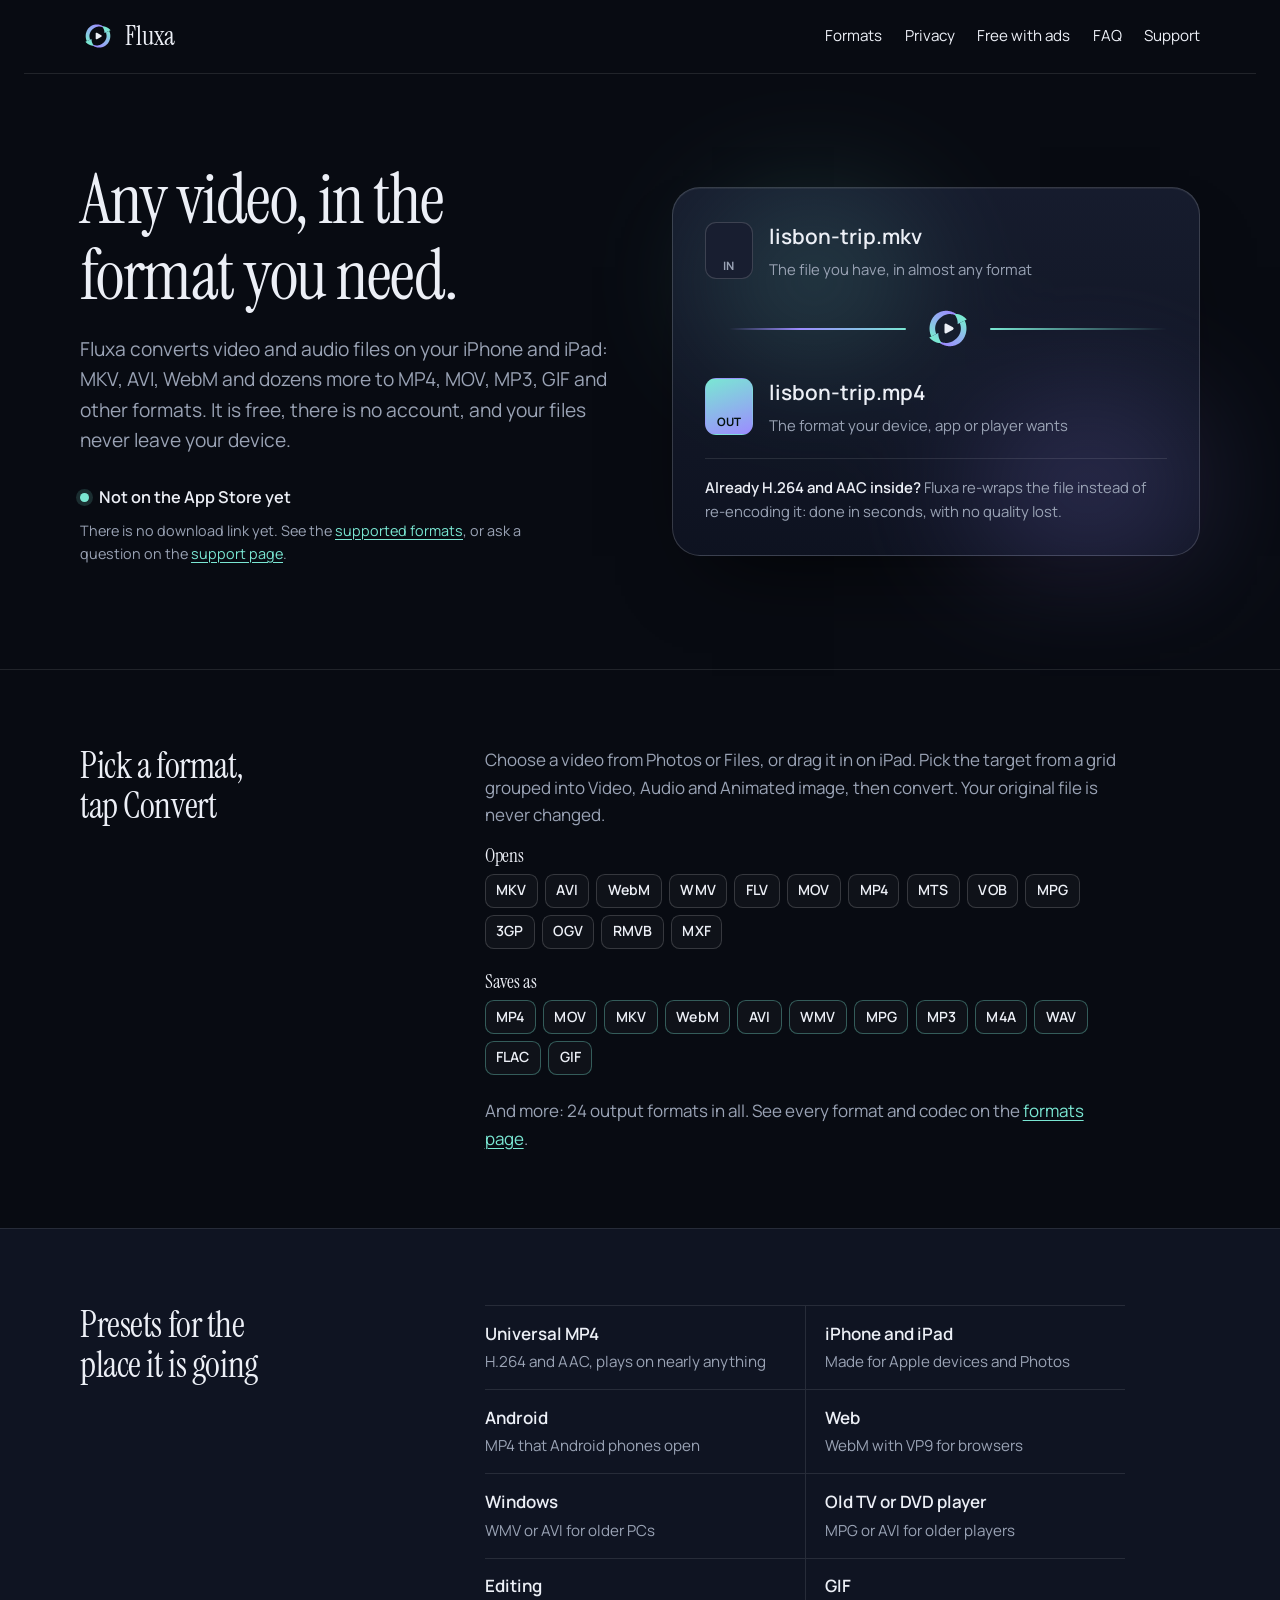
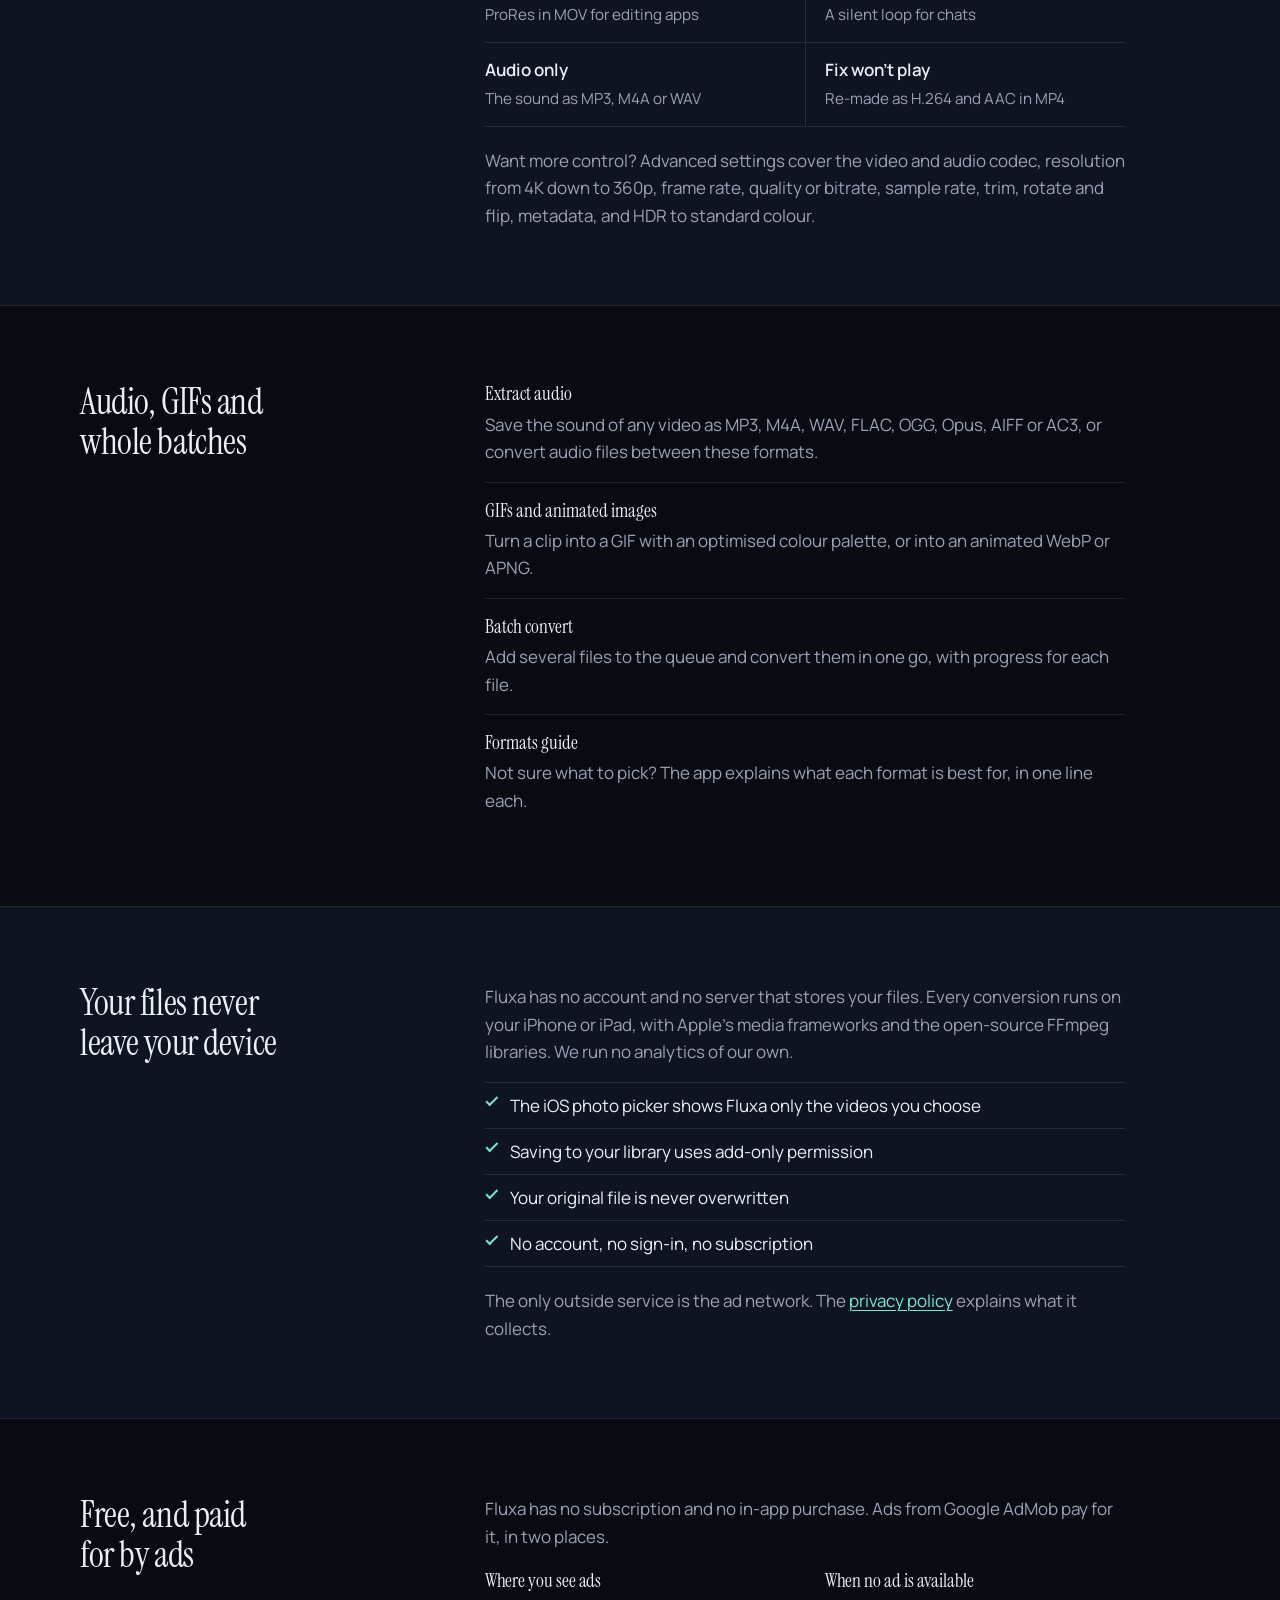
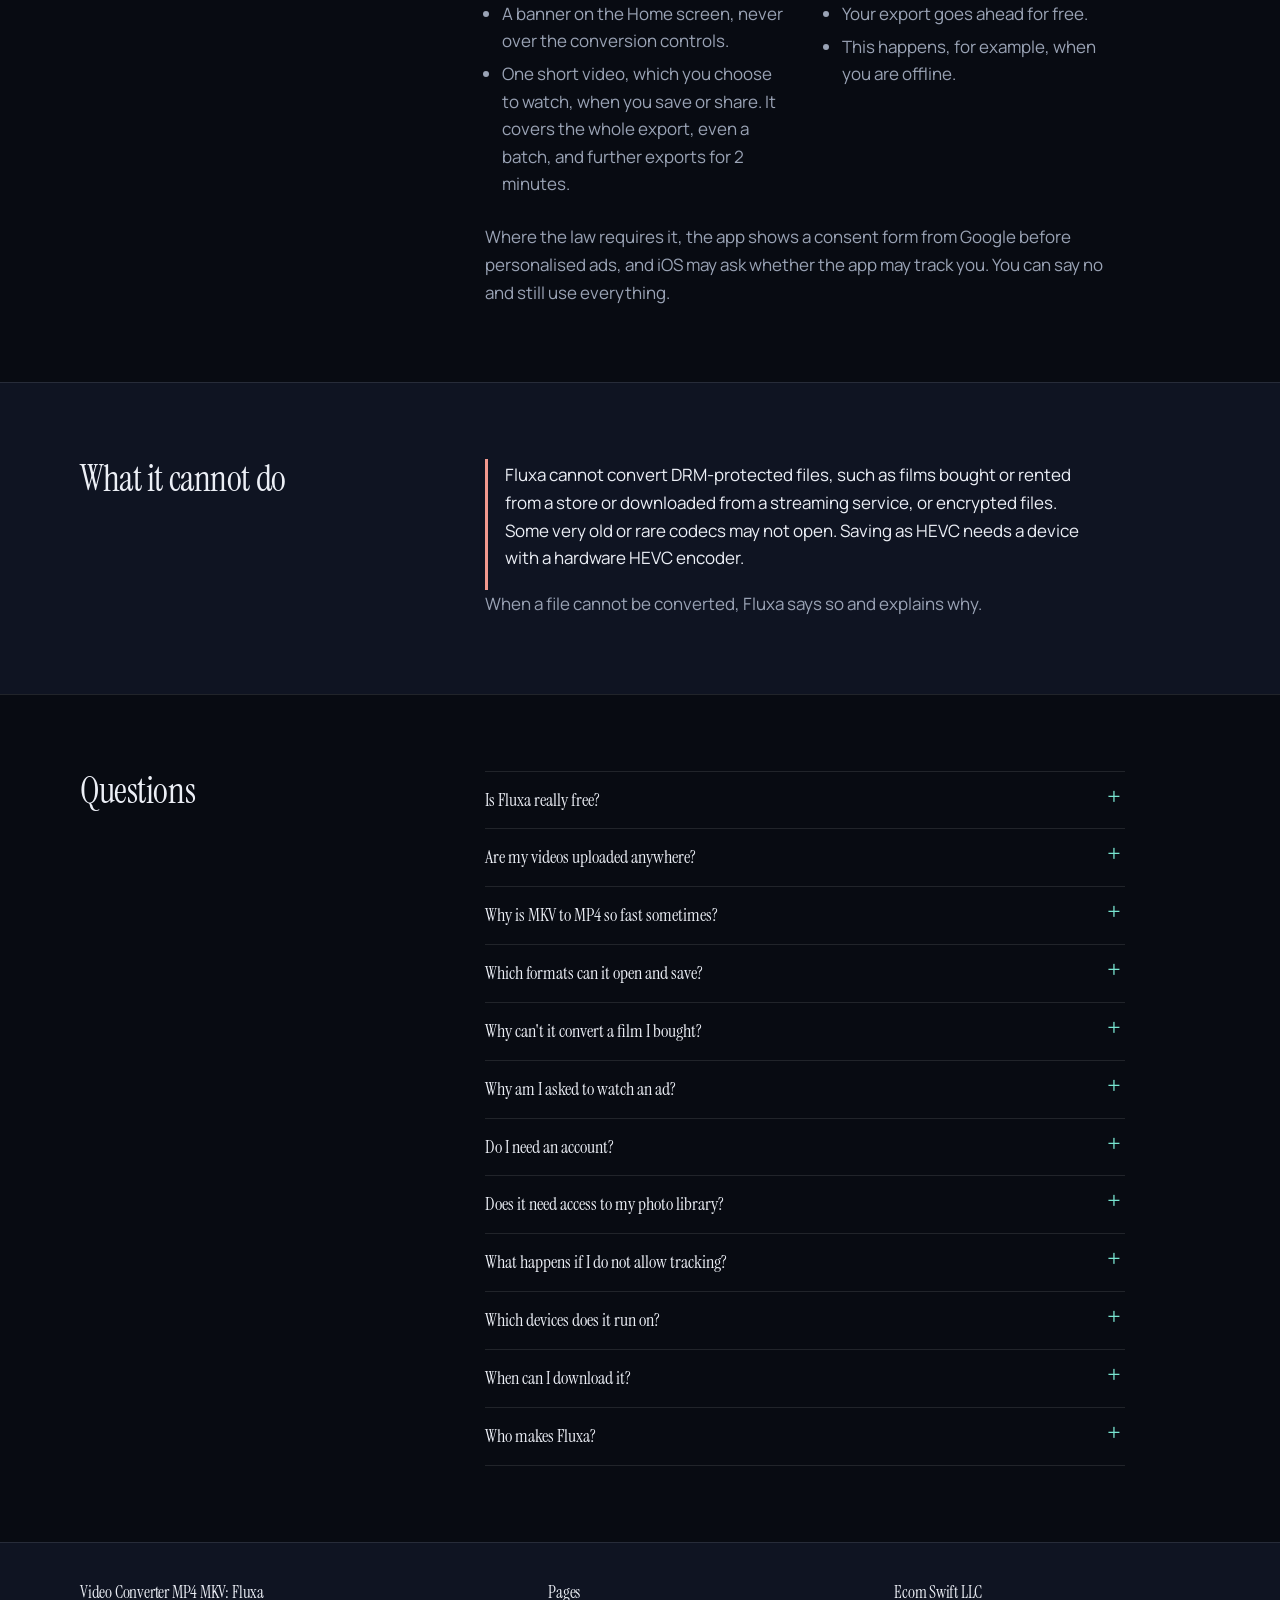
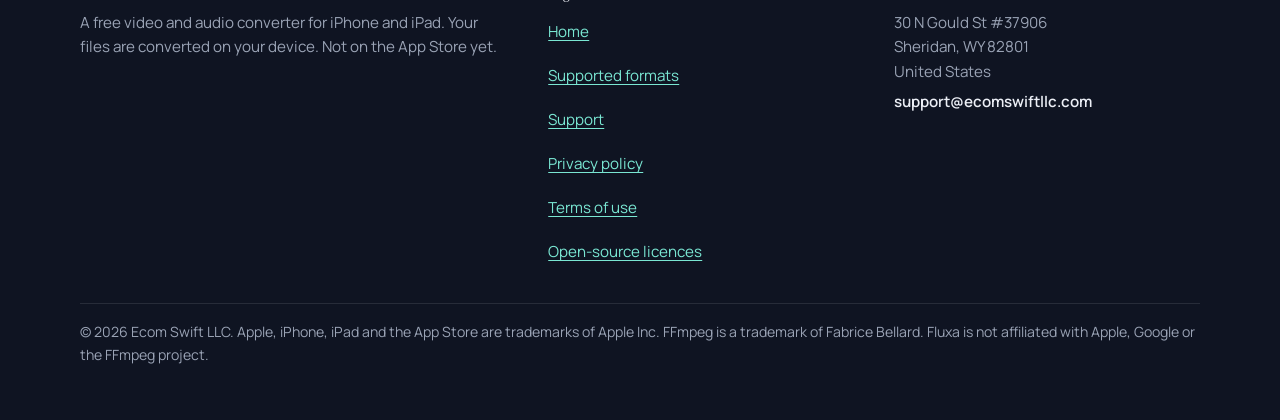
<file: fluxa/index.html>
<!doctype html>
<html lang="en">
<head>
<meta charset="utf-8">
<meta name="viewport" content="width=device-width, initial-scale=1, viewport-fit=cover">
<title>Video Converter MP4 MKV: Fluxa | Convert any video and audio</title>
<meta name="description" content="Free video converter for iPhone and iPad. Convert MKV, AVI, WebM, WMV, MOV and more to MP4, extract audio as MP3, make GIFs and convert in batches. Converted on your device, with no account.">
<link rel="canonical" href="https://ecomswiftllc.github.io/fluxa/">
<meta name="theme-color" content="#080B12">
<meta name="color-scheme" content="dark">
<link rel="icon" href="assets/favicon.svg" type="image/svg+xml">
<link rel="icon" href="assets/favicon-32.png" type="image/png" sizes="32x32">
<link rel="apple-touch-icon" href="assets/apple-touch-icon.png">
<meta property="og:type" content="website">
<meta property="og:site_name" content="Video Converter MP4 MKV: Fluxa">
<meta property="og:title" content="Video Converter MP4 MKV: Fluxa | Convert any video and audio">
<meta property="og:description" content="Free video converter for iPhone and iPad. Convert MKV, AVI, WebM, WMV, MOV and more to MP4, extract audio as MP3, make GIFs and convert in batches. Converted on your device, with no account.">
<meta property="og:url" content="https://ecomswiftllc.github.io/fluxa/">
<meta property="og:image" content="https://ecomswiftllc.github.io/fluxa/assets/og-image.png">
<meta property="og:image:width" content="1200">
<meta property="og:image:height" content="630">
<meta property="og:image:alt" content="The Fluxa app icon, two aurora ribbons in a loop around a play button, next to the name Video Converter MP4 MKV: Fluxa">
<meta name="twitter:card" content="summary_large_image">
<meta name="twitter:title" content="Video Converter MP4 MKV: Fluxa | Convert any video and audio">
<meta name="twitter:description" content="Free video converter for iPhone and iPad. Convert MKV, AVI, WebM, WMV, MOV and more to MP4, extract audio as MP3, make GIFs and convert in batches. Converted on your device, with no account.">
<meta name="twitter:image" content="https://ecomswiftllc.github.io/fluxa/assets/og-image.png">
<link rel="stylesheet" href="assets/site.css">
<script type="application/ld+json">
{
  "@context": "https://schema.org",
  "@type": "SoftwareApplication",
  "name": "Video Converter MP4 MKV: Fluxa",
  "alternateName": "Fluxa",
  "url": "https://ecomswiftllc.github.io/fluxa/",
  "applicationCategory": "MultimediaApplication",
  "operatingSystem": "iOS 17.0 or later",
  "description": "A free video and audio converter for iPhone and iPad. Convert MKV, AVI, WebM, WMV, FLV, MOV and more to MP4, MOV, MKV, WebM, AVI, MP3, GIF and other formats. Everything is converted on the device. Supported by ads.",
  "image": "https://ecomswiftllc.github.io/fluxa/assets/icon-512.png",
  "offers": {
    "@type": "Offer",
    "price": "0",
    "priceCurrency": "USD"
  },
  "publisher": {
    "@type": "Organization",
    "name": "Ecom Swift LLC",
    "url": "https://www.ecomswiftllc.com/",
    "address": {
      "@type": "PostalAddress",
      "streetAddress": "30 N Gould St #37906",
      "addressLocality": "Sheridan",
      "addressRegion": "WY",
      "postalCode": "82801",
      "addressCountry": "US"
    }
  },
  "featureList": [
    "Convert between 12 video, 9 audio and 3 animated image formats",
    "Lossless re-wrap when the codecs already fit",
    "Presets for iPhone, Android, web, Windows, DVD players and editing",
    "Extract audio as MP3, M4A, WAV, FLAC and more",
    "GIF, animated WebP and APNG from a clip",
    "Batch queue",
    "Converted on the device, no account"
  ]
}
</script>
<script type="application/ld+json">
{
  "@context": "https://schema.org",
  "@type": "FAQPage",
  "mainEntity": [
    {
      "@type": "Question",
      "name": "Is Fluxa really free?",
      "acceptedAnswer": {
        "@type": "Answer",
        "text": "Yes. There is no subscription, no in-app purchase, no paid version and no watermark. Ads from Google AdMob pay for the app: a banner on the Home screen, and one rewarded video that you choose to watch before you save or share."
      }
    },
    {
      "@type": "Question",
      "name": "Are my videos uploaded anywhere?",
      "acceptedAnswer": {
        "@type": "Answer",
        "text": "No. Fluxa converts every file on your iPhone or iPad. We never receive your videos, your audio or your file names."
      }
    },
    {
      "@type": "Question",
      "name": "Why is MKV to MP4 so fast sometimes?",
      "acceptedAnswer": {
        "@type": "Answer",
        "text": "Many MKV files already hold H.264 or HEVC video and AAC audio, which MP4 can hold too. Then Fluxa only moves the streams into the new container instead of re-encoding them. It takes seconds and the picture and sound are exactly the same."
      }
    },
    {
      "@type": "Question",
      "name": "Which formats can it open and save?",
      "acceptedAnswer": {
        "@type": "Answer",
        "text": "It opens MKV, AVI, WebM, WMV, FLV, MOV, MP4, MTS, VOB and many more, and saves 12 video formats, 9 audio formats and 3 animated image formats. The formats page has the full list with codecs."
      }
    },
    {
      "@type": "Question",
      "name": "Why can't it convert a film I bought?",
      "acceptedAnswer": {
        "@type": "Answer",
        "text": "Films and shows bought or rented from a store, or downloaded from a streaming service, are protected by DRM. Fluxa cannot read protected or encrypted files, and it tells you so instead of failing quietly."
      }
    },
    {
      "@type": "Question",
      "name": "Why am I asked to watch an ad?",
      "acceptedAnswer": {
        "@type": "Answer",
        "text": "When you save or share, the app offers one short video that you choose to watch. One watched ad covers that export, even a whole batch, and further exports for 2 minutes. If you choose Not now, nothing is saved and you can try again any time. If no ad is available, for example when you are offline, the export goes ahead anyway. Choosing formats and converting never needs an ad."
      }
    },
    {
      "@type": "Question",
      "name": "Do I need an account?",
      "acceptedAnswer": {
        "@type": "Answer",
        "text": "No. There is no sign-in and no sign-up."
      }
    },
    {
      "@type": "Question",
      "name": "Does it need access to my photo library?",
      "acceptedAnswer": {
        "@type": "Answer",
        "text": "Not to open files. You pick videos with the iOS photo picker, and Fluxa sees only the ones you choose. To save a result, the app asks for add-only permission, which lets it add items and does not let it read your library. Files from the Files app need no permission."
      }
    },
    {
      "@type": "Question",
      "name": "What happens if I do not allow tracking?",
      "acceptedAnswer": {
        "@type": "Answer",
        "text": "The app works the same and the ads are less personalised. You can change the choice any time in iOS Settings under Privacy and Security, then Tracking. Fluxa runs no analytics of its own."
      }
    },
    {
      "@type": "Question",
      "name": "Which devices does it run on?",
      "acceptedAnswer": {
        "@type": "Answer",
        "text": "iPhone and iPad with iOS 17 or iPadOS 17 or later, in portrait and landscape. Saving as HEVC uses the hardware encoder, which some older devices do not have; choose H.264 instead."
      }
    },
    {
      "@type": "Question",
      "name": "When can I download it?",
      "acceptedAnswer": {
        "@type": "Answer",
        "text": "Fluxa is not on the App Store yet, so there is no download link. This page will link to the App Store listing once the app is available."
      }
    },
    {
      "@type": "Question",
      "name": "Who makes Fluxa?",
      "acceptedAnswer": {
        "@type": "Answer",
        "text": "Ecom Swift LLC, a company registered in Wyoming, United States. You can reach us on the support page."
      }
    }
  ]
}
</script>
</head>
<body>
<a class="skip" href="#main">Skip to content</a>
<header class="site-header">
  <div class="wrap">
    <a class="brand" href="./"><img src="assets/fluxa-mark.svg" alt="" width="36" height="36">Fluxa</a>
    <nav class="nav" aria-label="Main">
      <a href="formats/">Formats</a>
      <a href="./#private">Privacy</a>
      <a href="./#free">Free with ads</a>
      <a href="./#faq">FAQ</a>
      <a href="support/">Support</a>
    </nav>
  </div>
</header>

<main id="main">
  <section class="hero" aria-labelledby="h1">
    <div class="wrap">
      <div>
        <h1 id="h1">Any video, in the format you need.</h1>
        <p class="lede">Fluxa converts video and audio files on your iPhone and iPad: MKV, AVI, WebM and dozens more to MP4, MOV, MP3, GIF and other formats. It is free, there is no account, and your files never leave your device.</p>
        <p class="status">Not on the App Store yet</p>
        <p class="small hero-note">There is no download link yet. See the <a href="formats/">supported formats</a>, or ask a question on the <a href="support/">support page</a>.</p>
      </div>
      <figure class="specimen" aria-label="Example: a file named lisbon-trip.mkv becomes lisbon-trip.mp4">
        <div class="file">
          <div class="doc-ico" aria-hidden="true">IN</div>
          <p class="fname" aria-hidden="true">lisbon-trip<span class="ext"><span class="roll"><span>.mkv</span><span>.avi</span><span>.webm</span><span>.wmv</span><span>.flv</span><span>.mts</span><span>.mkv</span></span></span></p>
          <p class="fmeta">The file you have, in almost any format</p>
        </div>
        <div class="flux" aria-hidden="true"><img src="assets/fluxa-mark.svg" alt="" width="54" height="54"></div>
        <div class="file out">
          <div class="doc-ico" aria-hidden="true">OUT</div>
          <p class="fname" aria-hidden="true">lisbon-trip.mp4</p>
          <p class="fmeta">The format your device, app or player wants</p>
        </div>
        <figcaption class="flux-note"><strong>Already H.264 and AAC inside?</strong> Fluxa re-wraps the file instead of re-encoding it: done in seconds, with no quality lost.</figcaption>
      </figure>
    </div>
  </section>


  <section class="section" id="convert" aria-labelledby="h-convert">
    <div class="wrap">
      <h2 id="h-convert">Pick a format, tap Convert</h2>
      <div class="section-body">
        <p>Choose a video from Photos or Files, or drag it in on iPad. Pick the target from a grid grouped into Video, Audio and Animated image, then convert. Your original file is never changed.</p>
        <h3>Opens</h3>
        <ul class="tokens "><li>MKV</li><li>AVI</li><li>WebM</li><li>WMV</li><li>FLV</li><li>MOV</li><li>MP4</li><li>MTS</li><li>VOB</li><li>MPG</li><li>3GP</li><li>OGV</li><li>RMVB</li><li>MXF</li></ul>
        <h3>Saves as</h3>
        <ul class="tokens out"><li>MP4</li><li>MOV</li><li>MKV</li><li>WebM</li><li>AVI</li><li>WMV</li><li>MPG</li><li>MP3</li><li>M4A</li><li>WAV</li><li>FLAC</li><li>GIF</li></ul>
        <p>And more: 24 output formats in all. See every format and codec on the <a href="formats/">formats page</a>.</p>
      </div>
    </div>
  </section>

  <section class="section band" id="presets" aria-labelledby="h-presets">
    <div class="wrap">
      <h2 id="h-presets">Presets for the place it is going</h2>
      <div class="section-body">
        <ul class="presets">
          <li><strong>Universal MP4</strong><span>H.264 and AAC, plays on nearly anything</span></li>
          <li><strong>iPhone and iPad</strong><span>Made for Apple devices and Photos</span></li>
          <li><strong>Android</strong><span>MP4 that Android phones open</span></li>
          <li><strong>Web</strong><span>WebM with VP9 for browsers</span></li>
          <li><strong>Windows</strong><span>WMV or AVI for older PCs</span></li>
          <li><strong>Old TV or DVD player</strong><span>MPG or AVI for older players</span></li>
          <li><strong>Editing</strong><span>ProRes in MOV for editing apps</span></li>
          <li><strong>GIF</strong><span>A silent loop for chats</span></li>
          <li><strong>Audio only</strong><span>The sound as MP3, M4A or WAV</span></li>
          <li><strong>Fix won&#x27;t play</strong><span>Re-made as H.264 and AAC in MP4</span></li>
        </ul>
        <p>Want more control? Advanced settings cover the video and audio codec, resolution from 4K down to 360p, frame rate, quality or bitrate, sample rate, trim, rotate and flip, metadata, and HDR to standard colour.</p>
      </div>
    </div>
  </section>

  <section class="section" id="more" aria-labelledby="h-more">
    <div class="wrap">
      <h2 id="h-more">Audio, GIFs and whole batches</h2>
      <div class="section-body">
        <dl class="defs">
          <div><dt>Extract audio</dt><dd>Save the sound of any video as MP3, M4A, WAV, FLAC, OGG, Opus, AIFF or AC3, or convert audio files between these formats.</dd></div>
          <div><dt>GIFs and animated images</dt><dd>Turn a clip into a GIF with an optimised colour palette, or into an animated WebP or APNG.</dd></div>
          <div><dt>Batch convert</dt><dd>Add several files to the queue and convert them in one go, with progress for each file.</dd></div>
          <div><dt>Formats guide</dt><dd>Not sure what to pick? The app explains what each format is best for, in one line each.</dd></div>
        </dl>
      </div>
    </div>
  </section>

  <section class="section band" id="private" aria-labelledby="h-private">
    <div class="wrap">
      <h2 id="h-private">Your files never leave your device</h2>
      <div class="section-body">
        <p>Fluxa has no account and no server that stores your files. Every conversion runs on your iPhone or iPad, with Apple's media frameworks and the open-source FFmpeg libraries. We run no analytics of our own.</p>
        <ul class="checks">
          <li>The iOS photo picker shows Fluxa only the videos you choose</li>
          <li>Saving to your library uses add-only permission</li>
          <li>Your original file is never overwritten</li>
          <li>No account, no sign-in, no subscription</li>
        </ul>
        <p>The only outside service is the ad network. The <a href="privacy/">privacy policy</a> explains what it collects.</p>
      </div>
    </div>
  </section>

  <section class="section" id="free" aria-labelledby="h-free">
    <div class="wrap">
      <h2 id="h-free">Free, and paid for by ads</h2>
      <div class="section-body">
        <p>Fluxa has no subscription and no in-app purchase. Ads from Google AdMob pay for it, in two places.</p>
        <div class="split">
          <div>
            <h3>Where you see ads</h3>
            <ul>
              <li>A banner on the Home screen, never over the conversion controls.</li>
              <li>One short video, which you choose to watch, when you save or share. It covers the whole export, even a batch, and further exports for 2 minutes.</li>
            </ul>
          </div>
          <div>
            <h3>When no ad is available</h3>
            <ul>
              <li>Your export goes ahead for free.</li>
              <li>This happens, for example, when you are offline.</li>
            </ul>
          </div>
        </div>
        <p>Where the law requires it, the app shows a consent form from Google before personalised ads, and iOS may ask whether the app may track you. You can say no and still use everything.</p>
      </div>
    </div>
  </section>

  <section class="section band" id="limits" aria-labelledby="h-limits">
    <div class="wrap">
      <h2 id="h-limits">What it cannot do</h2>
      <div class="section-body">
        <div class="limit">
          <p>Fluxa cannot convert DRM-protected files, such as films bought or rented from a store or downloaded from a streaming service, or encrypted files. Some very old or rare codecs may not open. Saving as HEVC needs a device with a hardware HEVC encoder.</p>
        </div>
        <p>When a file cannot be converted, Fluxa says so and explains why.</p>
      </div>
    </div>
  </section>

  <section class="section faq" id="faq" aria-labelledby="h-faq">
    <div class="wrap">
      <h2 id="h-faq">Questions</h2>
      <div class="section-body">
        <details><summary>Is Fluxa really free?</summary><div class="answer"><p>Yes. There is no subscription, no in-app purchase, no paid version and no watermark. Ads from Google AdMob pay for the app: a banner on the Home screen, and one rewarded video that you choose to watch before you save or share.</p></div></details>
        <details><summary>Are my videos uploaded anywhere?</summary><div class="answer"><p>No. Fluxa converts every file on your iPhone or iPad. We never receive your videos, your audio or your file names.</p></div></details>
        <details><summary>Why is MKV to MP4 so fast sometimes?</summary><div class="answer"><p>Many MKV files already hold H.264 or HEVC video and AAC audio, which MP4 can hold too. Then Fluxa only moves the streams into the new container instead of re-encoding them. It takes seconds and the picture and sound are exactly the same.</p></div></details>
        <details><summary>Which formats can it open and save?</summary><div class="answer"><p>It opens MKV, AVI, WebM, WMV, FLV, MOV, MP4, MTS, VOB and many more, and saves 12 video formats, 9 audio formats and 3 animated image formats. The <a href="formats/">formats page</a> has the full list with codecs.</p></div></details>
        <details><summary>Why can&#x27;t it convert a film I bought?</summary><div class="answer"><p>Films and shows bought or rented from a store, or downloaded from a streaming service, are protected by DRM. Fluxa cannot read protected or encrypted files, and it tells you so instead of failing quietly.</p></div></details>
        <details><summary>Why am I asked to watch an ad?</summary><div class="answer"><p>When you save or share, the app offers one short video that you choose to watch. One watched ad covers that export, even a whole batch, and further exports for 2 minutes. If you choose Not now, nothing is saved and you can try again any time. If no ad is available, for example when you are offline, the export goes ahead anyway. Choosing formats and converting never needs an ad.</p></div></details>
        <details><summary>Do I need an account?</summary><div class="answer"><p>No. There is no sign-in and no sign-up.</p></div></details>
        <details><summary>Does it need access to my photo library?</summary><div class="answer"><p>Not to open files. You pick videos with the iOS photo picker, and Fluxa sees only the ones you choose. To save a result, the app asks for add-only permission, which lets it add items and does not let it read your library. Files from the Files app need no permission.</p></div></details>
        <details><summary>What happens if I do not allow tracking?</summary><div class="answer"><p>The app works the same and the ads are less personalised. You can change the choice any time in iOS Settings under Privacy and Security, then Tracking. Fluxa runs no analytics of its own.</p></div></details>
        <details><summary>Which devices does it run on?</summary><div class="answer"><p>iPhone and iPad with iOS 17 or iPadOS 17 or later, in portrait and landscape. Saving as HEVC uses the hardware encoder, which some older devices do not have; choose H.264 instead.</p></div></details>
        <details><summary>When can I download it?</summary><div class="answer"><p>Fluxa is not on the App Store yet, so there is no download link. This page will link to the App Store listing once the app is available.</p></div></details>
        <details><summary>Who makes Fluxa?</summary><div class="answer"><p>Ecom Swift LLC, a company registered in Wyoming, United States. You can reach us on the <a href="support/">support page</a>.</p></div></details>
      </div>
    </div>
  </section>
</main>
<footer class="site-footer">
  <div class="wrap">
    <div>
      <h2>Video Converter MP4 MKV: Fluxa</h2>
      <p>A free video and audio converter for iPhone and iPad. Your files are converted on your device. Not on the App Store yet.</p>
    </div>
    <nav aria-label="Footer">
      <h2>Pages</h2>
      <ul>
        <li><a href="./">Home</a></li>
        <li><a href="formats/">Supported formats</a></li>
        <li><a href="support/">Support</a></li>
        <li><a href="privacy/">Privacy policy</a></li>
        <li><a href="terms/">Terms of use</a></li>
        <li><a href="licenses/">Open-source licences</a></li>
      </ul>
    </nav>
    <div>
      <h2>Ecom Swift LLC</h2>
      <p>30 N Gould St #37906<br>Sheridan, WY 82801<br>United States</p>
      <p class="email">support@ecomswiftllc.com</p>
    </div>
    <p class="legalline">&copy; 2026 Ecom Swift LLC. Apple, iPhone, iPad and the App Store are trademarks of Apple Inc. FFmpeg is a trademark of Fabrice Bellard. Fluxa is not affiliated with Apple, Google or the FFmpeg project.</p>
  </div>
</footer>
</body>
</html>
</file>
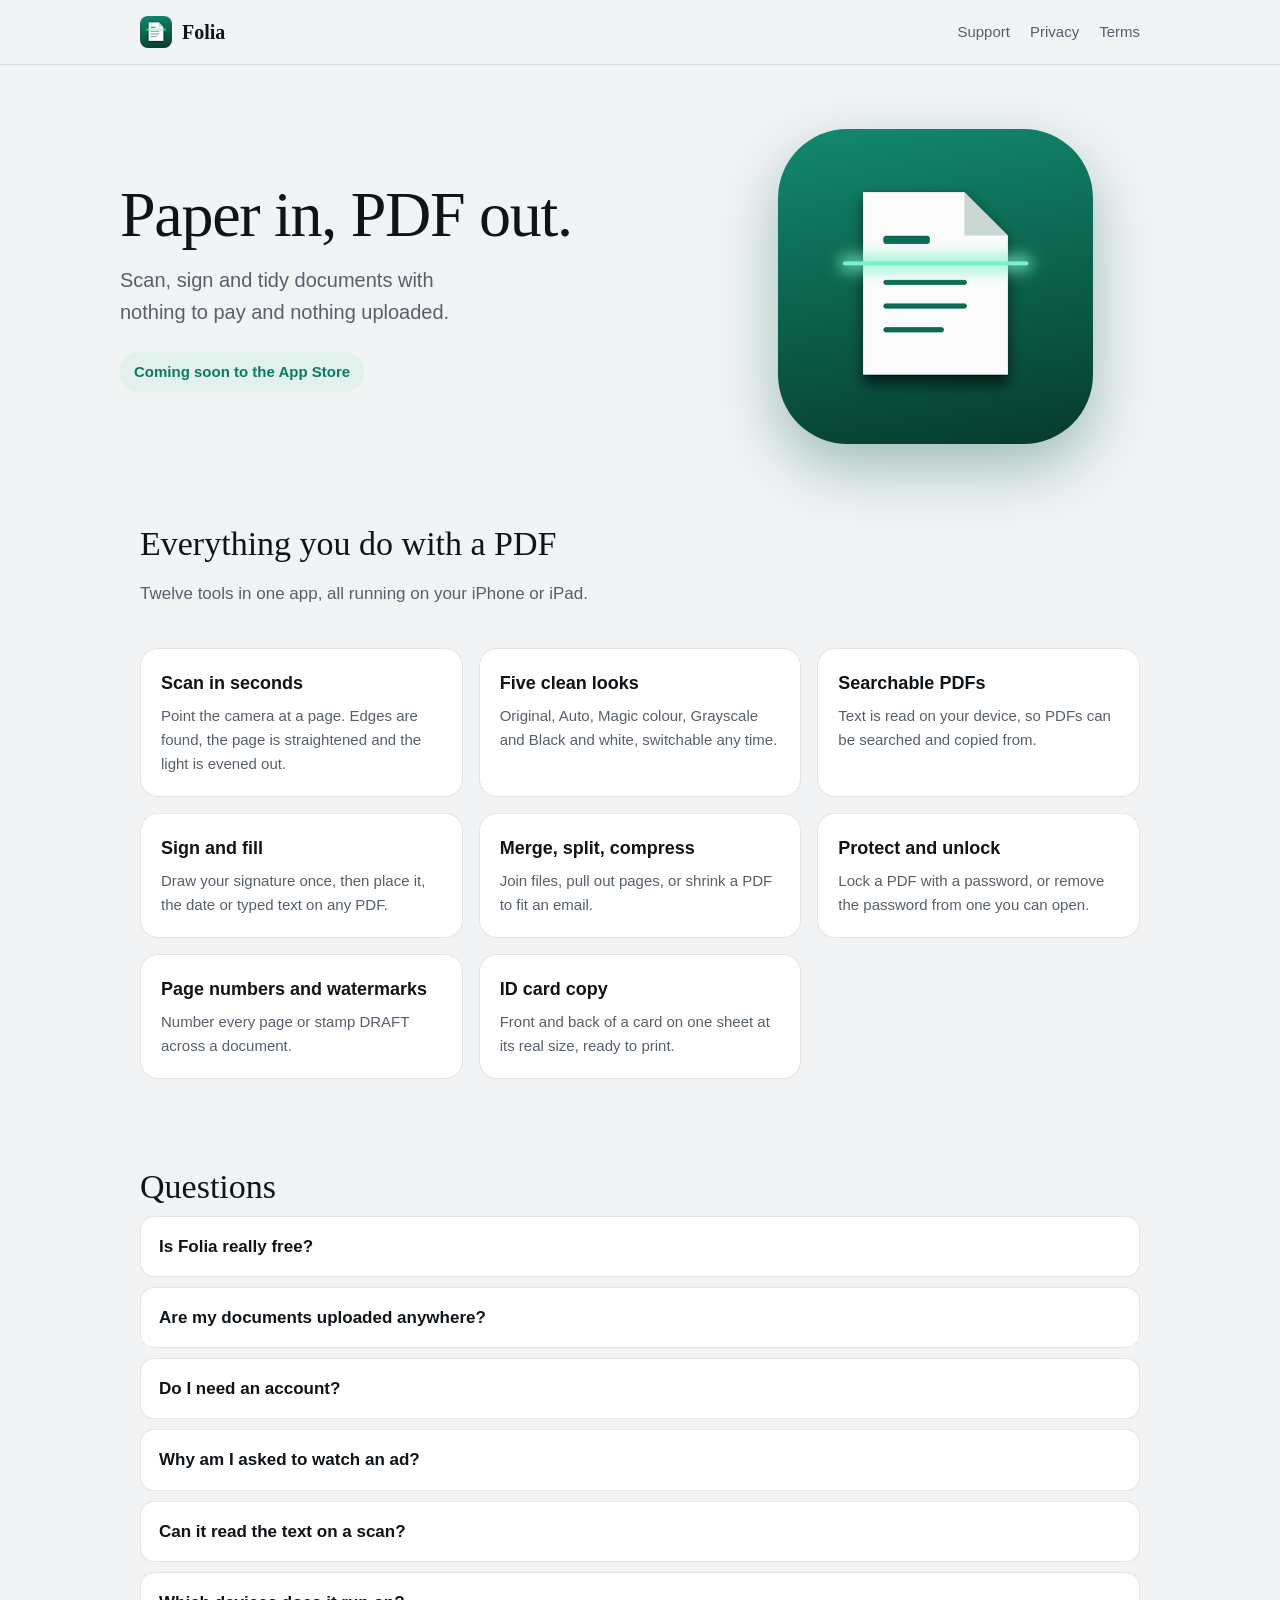
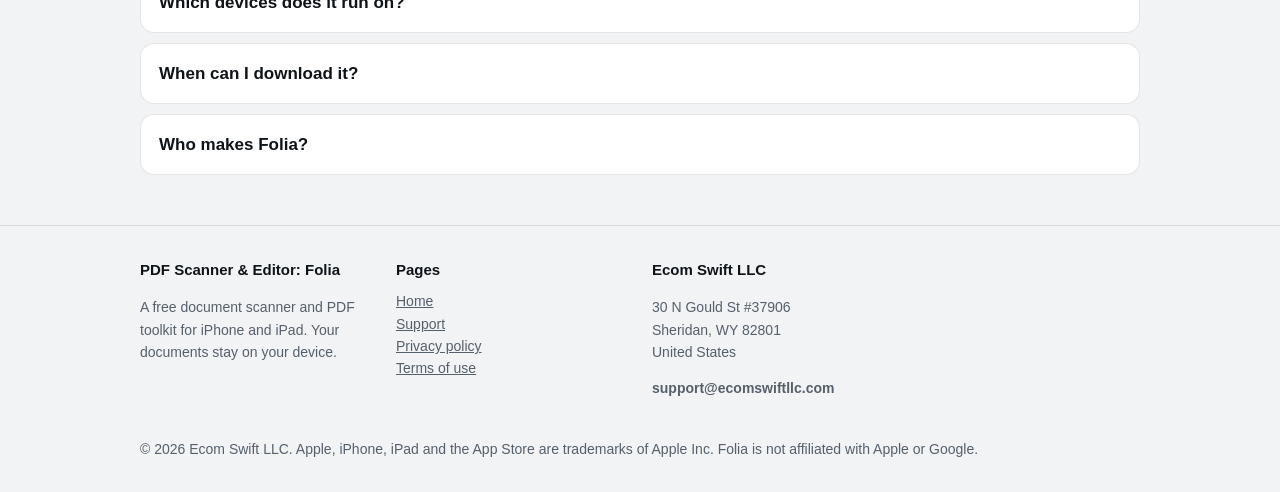
<file: folia/index.html>
<!doctype html>
<html lang="en">
<head>
<meta charset="utf-8">
<meta name="viewport" content="width=device-width, initial-scale=1">
<title>PDF Scanner &amp; Editor: Folia | Free document scanner for iPhone and iPad</title>
<meta name="description" content="Free document scanner and PDF toolkit for iPhone and iPad. Scan, read text, sign, merge, split, compress and protect PDFs. Everything stays on your device. Coming soon.">
<link rel="canonical" href="https://ecomswiftllc.github.io/folia/">
<meta property="og:title" content="PDF Scanner &amp; Editor: Folia | Free document scanner for iPhone and iPad">
<meta property="og:description" content="Free document scanner and PDF toolkit for iPhone and iPad. Scan, read text, sign, merge, split, compress and protect PDFs. Everything stays on your device. Coming soon.">
<meta property="og:image" content="https://ecomswiftllc.github.io/folia/assets/icon-512.png">
<meta name="theme-color" content="#0b7a62">
<link rel="icon" href="assets/favicon-32.png" sizes="32x32">
<link rel="apple-touch-icon" href="assets/apple-touch-icon.png">
<style>
:root{--bg:#f1f3f5;--card:#fff;--ink:#0f1419;--mute:#56606b;--line:rgba(0,0,0,.1);--accent:#0b7a62;--soft:#e3f1ec}
@media (prefers-color-scheme:dark){:root{--bg:#0d1013;--card:#161a1f;--ink:#eceff2;--mute:#9fa7b0;--line:rgba(255,255,255,.12);--accent:#4fd1ac;--soft:#13261f}}
*{box-sizing:border-box}html{-webkit-text-size-adjust:100%}
body{margin:0;background:var(--bg);color:var(--ink);font:17px/1.6 -apple-system,BlinkMacSystemFont,"Segoe UI",Roboto,Helvetica,Arial,sans-serif}
a{color:var(--accent)}a:focus-visible,summary:focus-visible{outline:3px solid var(--accent);outline-offset:3px;border-radius:6px}
.wrap{max-width:1040px;margin:0 auto;padding:0 20px}
.skip{position:absolute;left:-999px}.skip:focus{left:12px;top:12px;background:var(--card);padding:8px 12px;z-index:9}
.site-header{border-bottom:1px solid var(--line)}.site-header .wrap{display:flex;align-items:center;justify-content:space-between;min-height:64px;gap:16px}
.brand{display:flex;align-items:center;gap:10px;font:600 20px/1 Georgia,"Times New Roman",serif;color:var(--ink);text-decoration:none}
.brand img{width:32px;height:32px;border-radius:8px}
nav.top a{margin-left:20px;color:var(--mute);text-decoration:none;font-size:15px}nav.top a:hover{color:var(--ink)}
.hero{padding:64px 0 40px;display:grid;grid-template-columns:1.1fr .9fr;gap:40px;align-items:center}
.hero h1{font:400 clamp(40px,6vw,64px)/1.05 Georgia,"Times New Roman",serif;letter-spacing:-.02em;margin:0 0 16px}
.hero p.lede{font-size:20px;color:var(--mute);margin:0 0 24px;max-width:34ch}
.badge{display:inline-block;background:var(--soft);color:var(--accent);padding:8px 14px;border-radius:999px;font-weight:600;font-size:15px}
.hero .art{display:flex;justify-content:center}.hero .art img{width:min(320px,70%);height:auto;border-radius:22%;box-shadow:0 24px 60px rgba(7,92,74,.35)}
.grid{display:grid;grid-template-columns:repeat(auto-fit,minmax(240px,1fr));gap:16px;padding:24px 0 8px;list-style:none;margin:0}
.grid li{background:var(--card);border:1px solid var(--line);border-radius:18px;padding:20px}.grid h3{margin:0 0 6px;font-size:18px}.grid p{margin:0;color:var(--mute);font-size:15px}
section.block{padding:40px 0}section.block h2{font:400 34px/1.15 Georgia,serif;margin:0 0 8px}section.block>.wrap>p{color:var(--mute);max-width:60ch}
.faq details{background:var(--card);border:1px solid var(--line);border-radius:14px;margin:10px 0;padding:0 18px}.faq summary{cursor:pointer;padding:16px 0;font-weight:600;list-style:none}.faq summary::-webkit-details-marker{display:none}
.faq .answer{padding:0 0 16px;color:var(--mute)}.faq .answer p{margin:0 0 8px}
.page{padding:40px 0 64px}.doc{max-width:760px}.doc h1{font:400 44px/1.1 Georgia,serif;margin:0 0 12px}.doc h2{font:600 22px/1.3 Georgia,serif;margin:36px 0 8px}
.doc .meta{background:var(--card);border:1px solid var(--line);border-radius:14px;padding:12px 18px;margin:16px 0;color:var(--mute)}.doc .meta p{margin:4px 0}
.email{font-weight:600;user-select:all}.small{color:var(--mute);font-size:14px}
.site-footer{border-top:1px solid var(--line);padding:32px 0;color:var(--mute);font-size:14px}.site-footer .wrap{display:grid;grid-template-columns:repeat(auto-fit,minmax(200px,1fr));gap:24px}
.site-footer h2{font-size:15px;color:var(--ink);margin:0 0 8px}.site-footer ul{list-style:none;margin:0;padding:0}.site-footer a{color:var(--mute)}.legalline{grid-column:1/-1;margin:0}
@media(max-width:760px){.hero{grid-template-columns:1fr;padding-top:36px}.hero .art{order:-1}nav.top a{margin-left:12px}}
</style>
</head>
<body>
<a class="skip" href="#main">Skip to content</a>
<header class="site-header"><div class="wrap">
<a class="brand" href="./"><img src="assets/favicon-32.png" alt="" width="32" height="32">Folia</a>
<nav class="top" aria-label="Main"><a href="support/">Support</a><a href="privacy/">Privacy</a><a href="terms/">Terms</a></nav>
</div></header>

<main id="main">
<div class="wrap hero">
<div><h1>Paper in, PDF out.</h1><p class="lede">Scan, sign and tidy documents with nothing to pay and nothing uploaded.</p><span class="badge">Coming soon to the App Store</span></div>
<div class="art"><img src="assets/icon-512.png" alt="Folia app icon: a sheet of paper with a scan line across it" width="320" height="320"></div>
</div>
<section class="block"><div class="wrap"><h2>Everything you do with a PDF</h2><p>Twelve tools in one app, all running on your iPhone or iPad.</p><ul class="grid">
<li><h3>Scan in seconds</h3><p>Point the camera at a page. Edges are found, the page is straightened and the light is evened out.</p></li>
<li><h3>Five clean looks</h3><p>Original, Auto, Magic colour, Grayscale and Black and white, switchable any time.</p></li>
<li><h3>Searchable PDFs</h3><p>Text is read on your device, so PDFs can be searched and copied from.</p></li>
<li><h3>Sign and fill</h3><p>Draw your signature once, then place it, the date or typed text on any PDF.</p></li>
<li><h3>Merge, split, compress</h3><p>Join files, pull out pages, or shrink a PDF to fit an email.</p></li>
<li><h3>Protect and unlock</h3><p>Lock a PDF with a password, or remove the password from one you can open.</p></li>
<li><h3>Page numbers and watermarks</h3><p>Number every page or stamp DRAFT across a document.</p></li>
<li><h3>ID card copy</h3><p>Front and back of a card on one sheet at its real size, ready to print.</p></li>
</ul></div></section>
<section class="block"><div class="wrap"><h2>Questions</h2><div class="faq">
<details><summary>Is Folia really free?</summary><div class="answer"><p>Yes. There is no subscription, no in-app purchase and no paid version. Ads from Google AdMob pay for the app: a banner on the Documents screen, and one rewarded video that you choose to watch before you save, share or print a finished document.</p></div></details>
<details><summary>Are my documents uploaded anywhere?</summary><div class="answer"><p>No. Scanning, text recognition, PDF tools and signing all run on your device. We never receive your documents.</p></div></details>
<details><summary>Do I need an account?</summary><div class="answer"><p>No. There is no sign-in and no sign-up.</p></div></details>
<details><summary>Why am I asked to watch an ad?</summary><div class="answer"><p>Before you export, the app offers one short video that you choose to watch. One watched ad covers your exports for 2 minutes. If you choose Not now, nothing is exported and you can try again any time. If no ad is available, for example when you are offline, the export goes ahead anyway.</p></div></details>
<details><summary>Can it read the text on a scan?</summary><div class="answer"><p>Yes. Folia reads text on the device and can make the PDF searchable, so you can search and copy words inside it. You can also copy the text of a scan as plain text.</p></div></details>
<details><summary>Which devices does it run on?</summary><div class="answer"><p>iPhone and iPad with iOS 17 or iPadOS 17 or later. Scanning with the camera needs a device with a camera.</p></div></details>
<details><summary>When can I download it?</summary><div class="answer"><p>Folia is not released yet. This page will link to the App Store listing once the app is live.</p></div></details>
<details><summary>Who makes Folia?</summary><div class="answer"><p>Ecom Swift LLC, a company registered in Wyoming, United States. You can reach us on the <a href="support/">support page</a>.</p></div></details>
</div></div></section>
</main>
<footer class="site-footer"><div class="wrap">
<div><h2>PDF Scanner &amp; Editor: Folia</h2><p>A free document scanner and PDF toolkit for iPhone and iPad. Your documents stay on your device.</p></div>
<nav aria-label="Footer"><h2>Pages</h2><ul><li><a href="./">Home</a></li><li><a href="support/">Support</a></li><li><a href="privacy/">Privacy policy</a></li><li><a href="terms/">Terms of use</a></li></ul></nav>
<div><h2>Ecom Swift LLC</h2><p>30 N Gould St #37906<br>Sheridan, WY 82801<br>United States</p><p class="email">support@ecomswiftllc.com</p></div>
<p class="legalline">&copy; 2026 Ecom Swift LLC. Apple, iPhone, iPad and the App Store are trademarks of Apple Inc. Folia is not affiliated with Apple or Google.</p>
</div></footer>
</body>
</html>
</file>
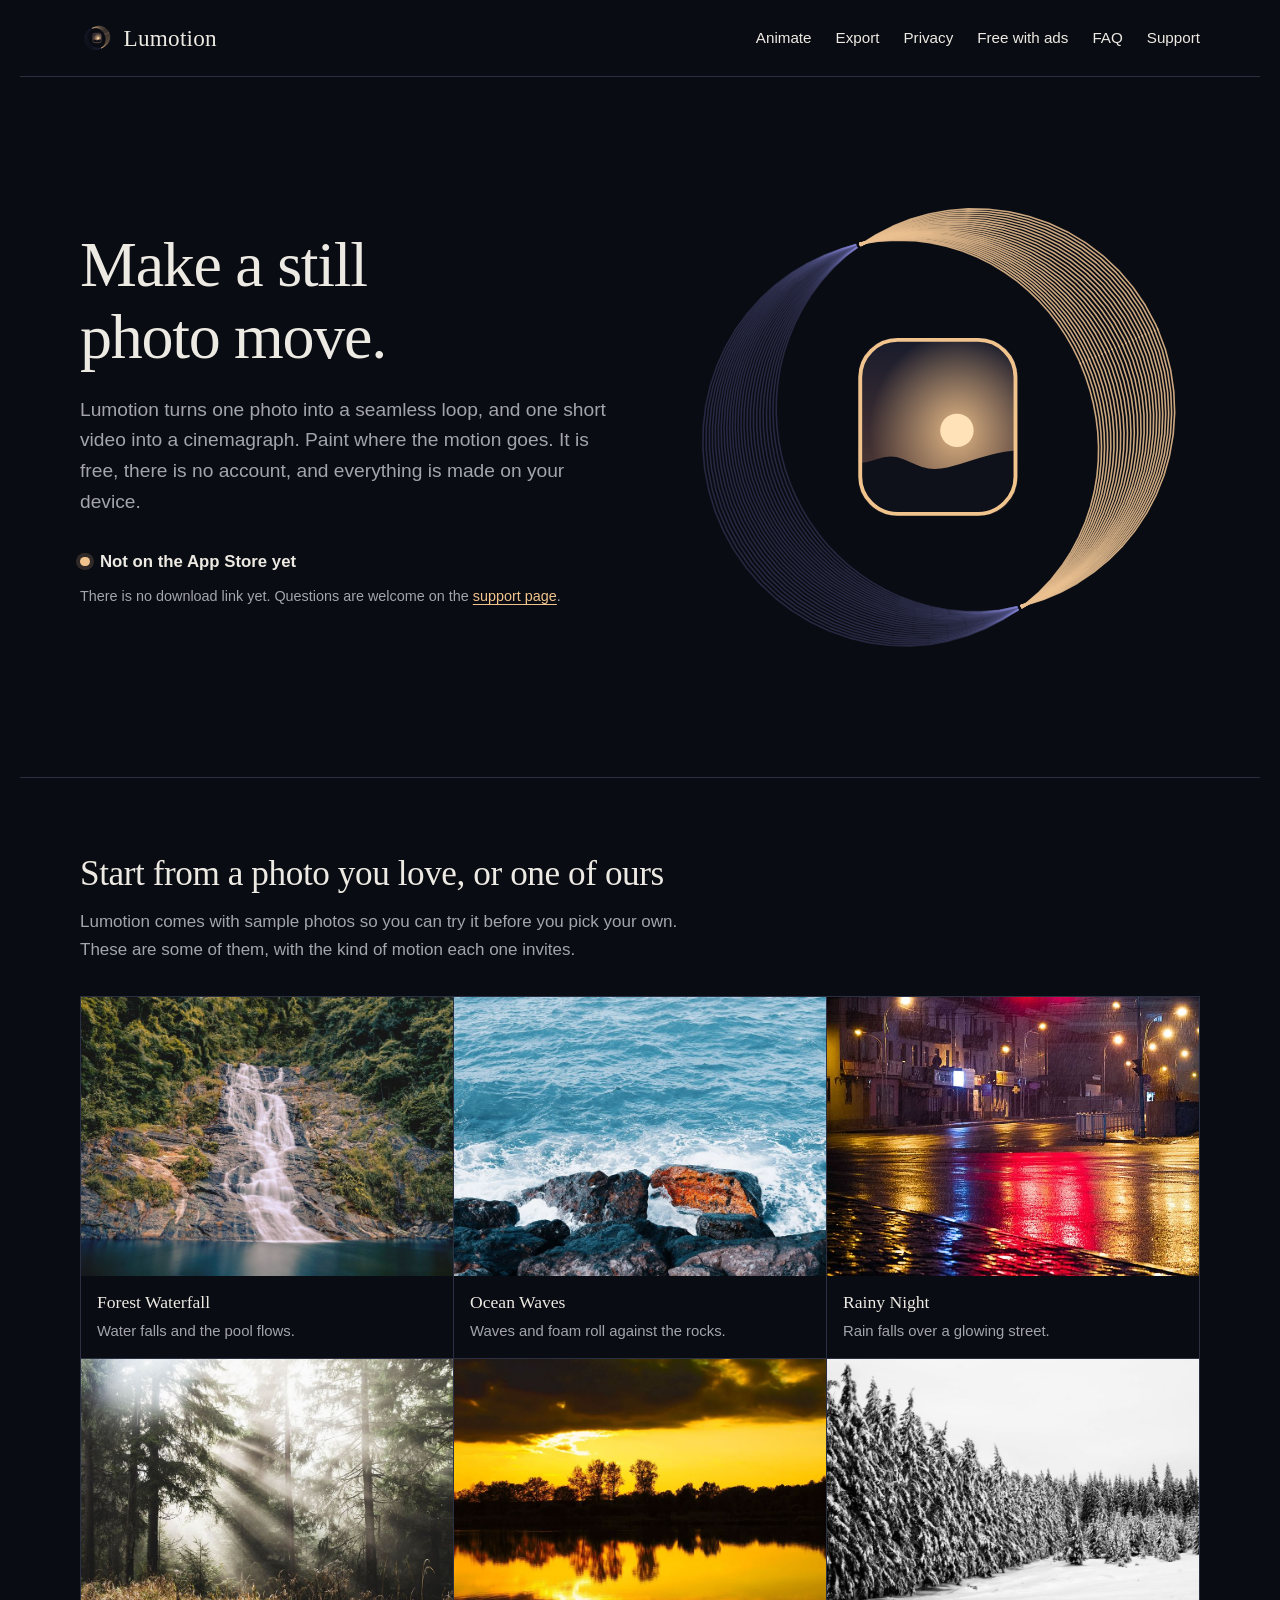
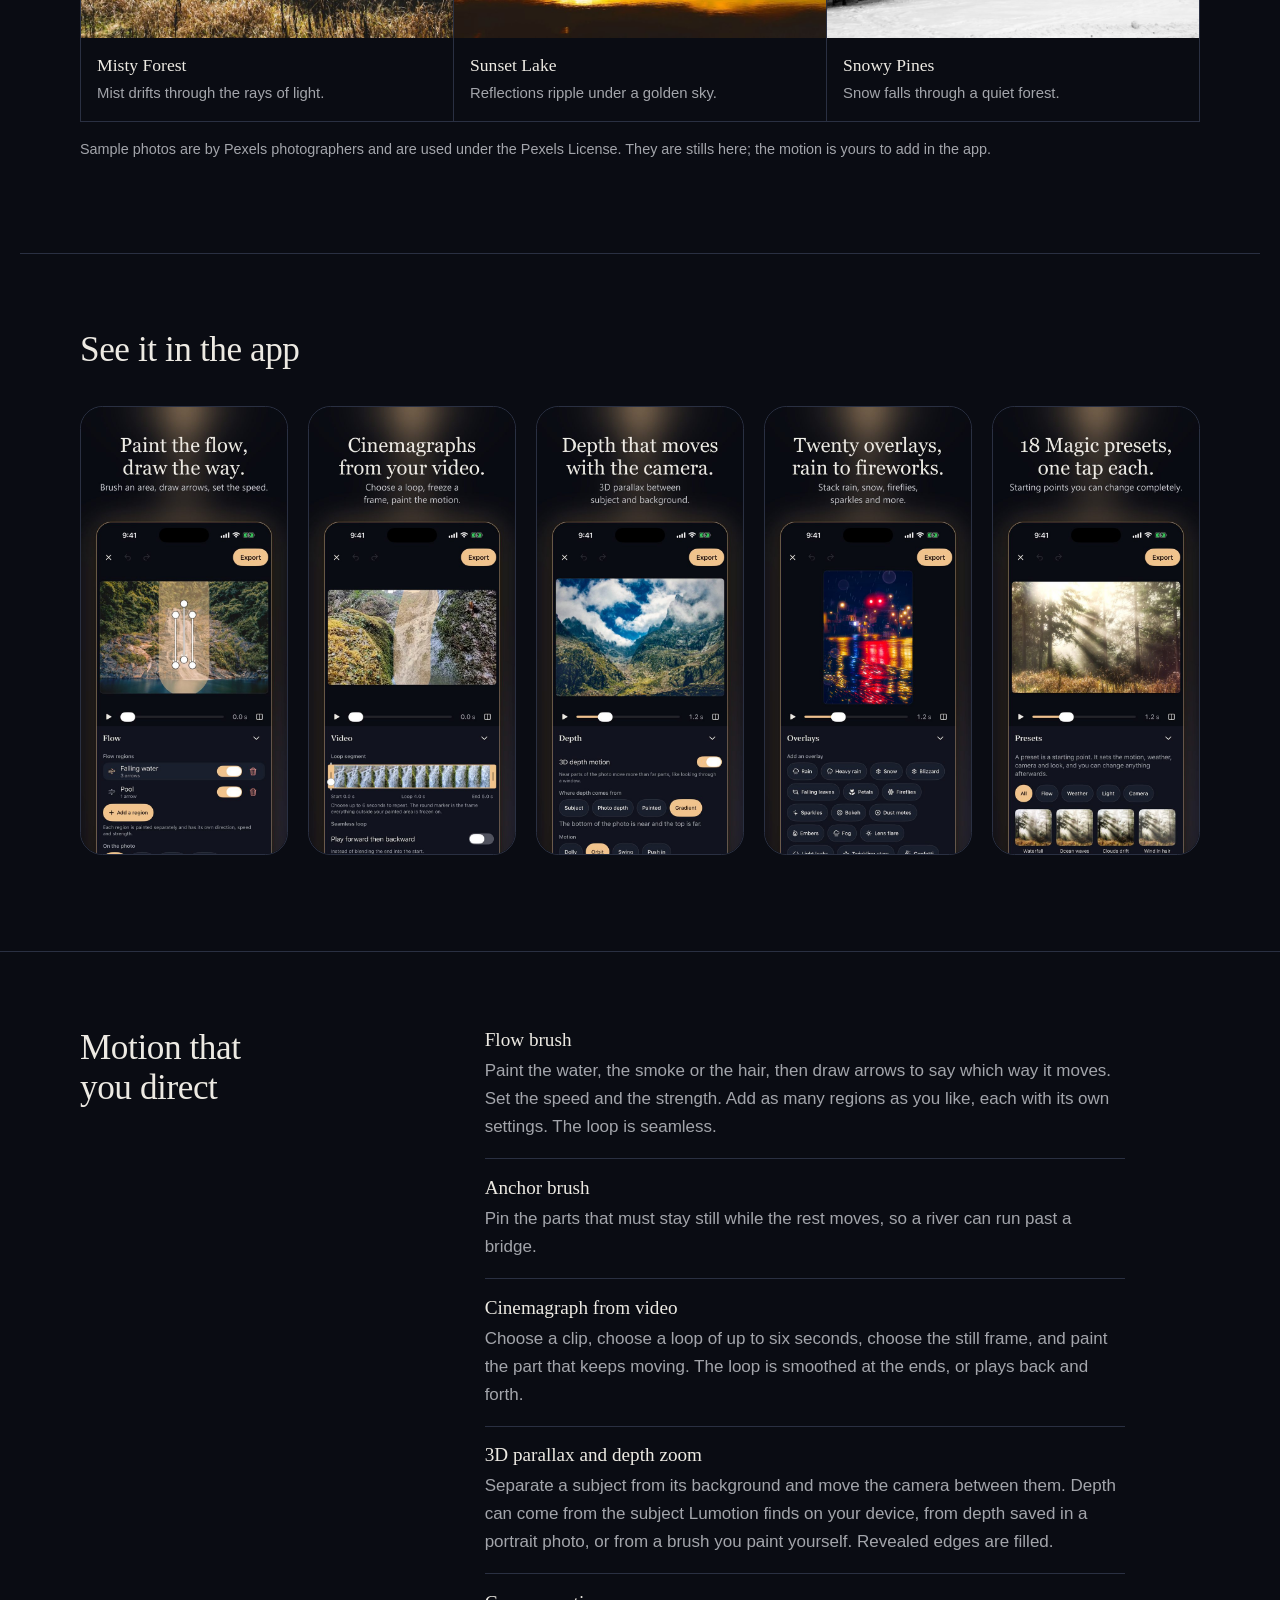
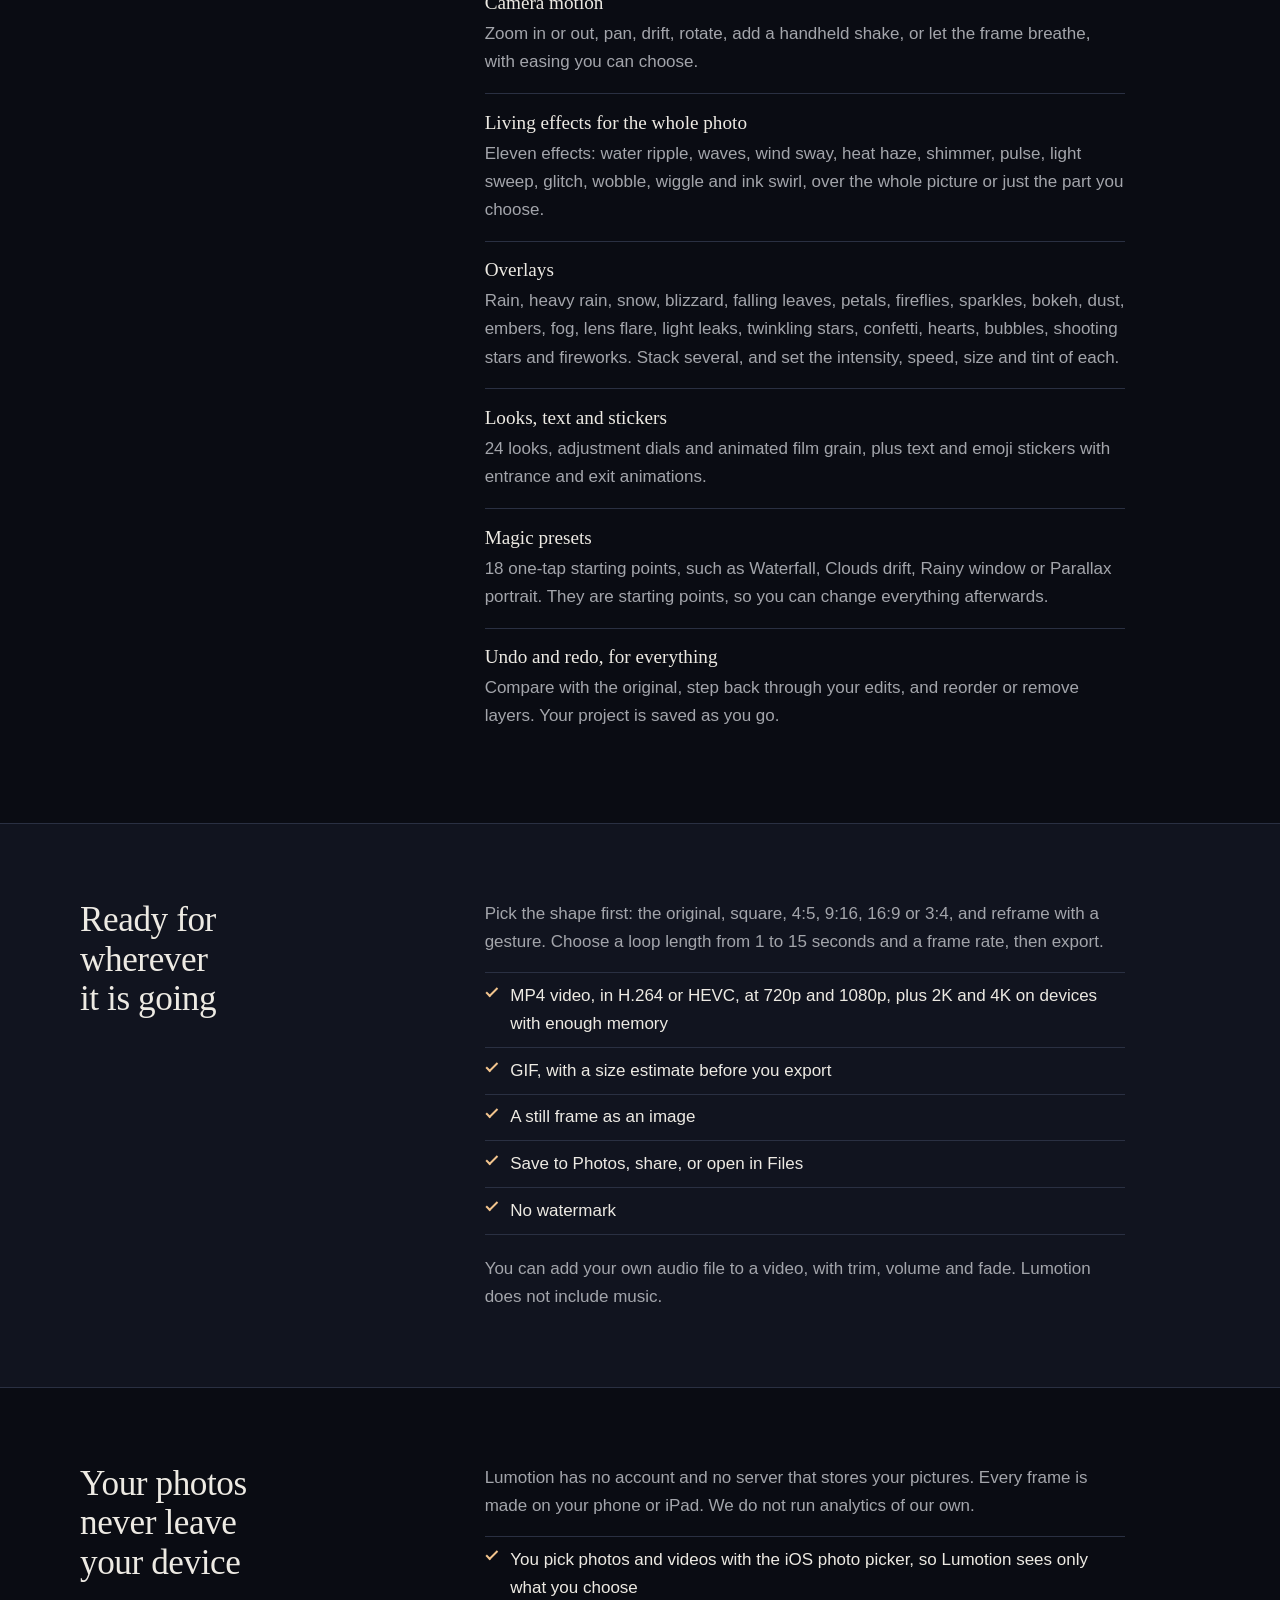
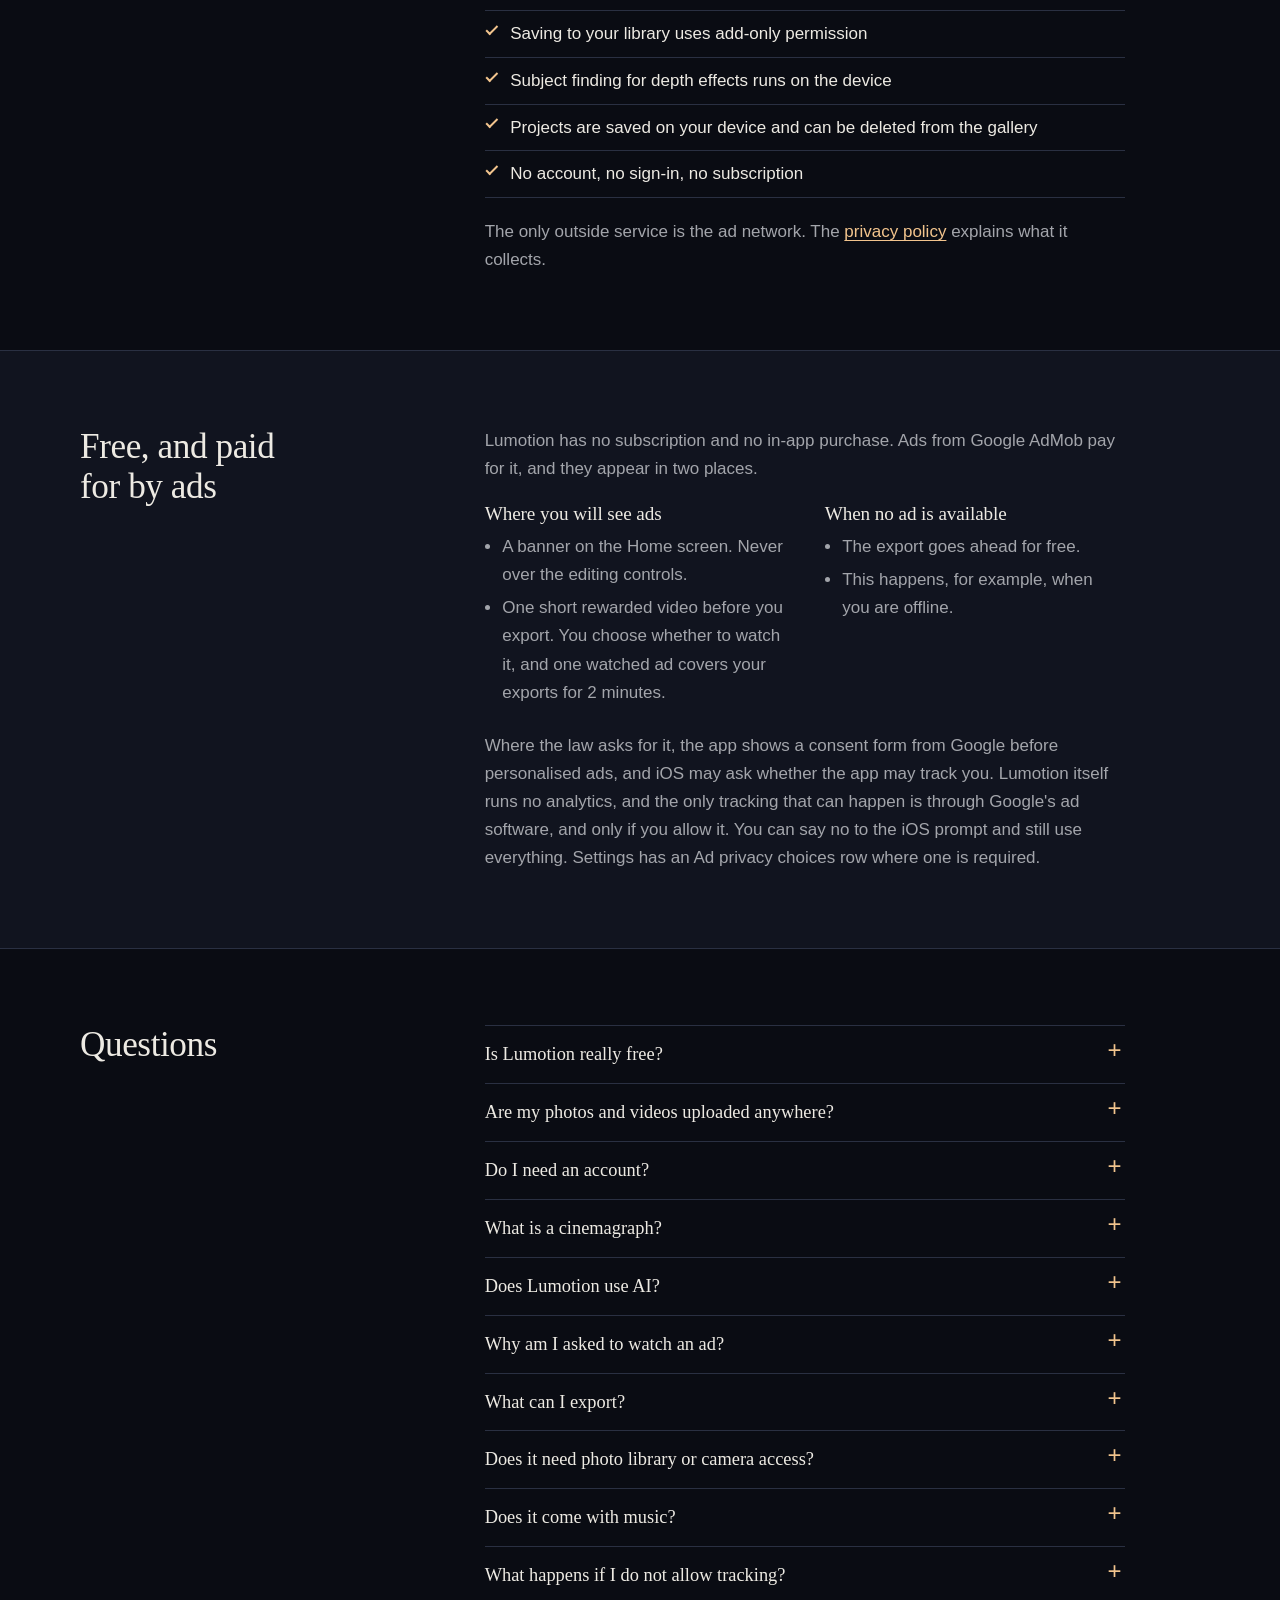
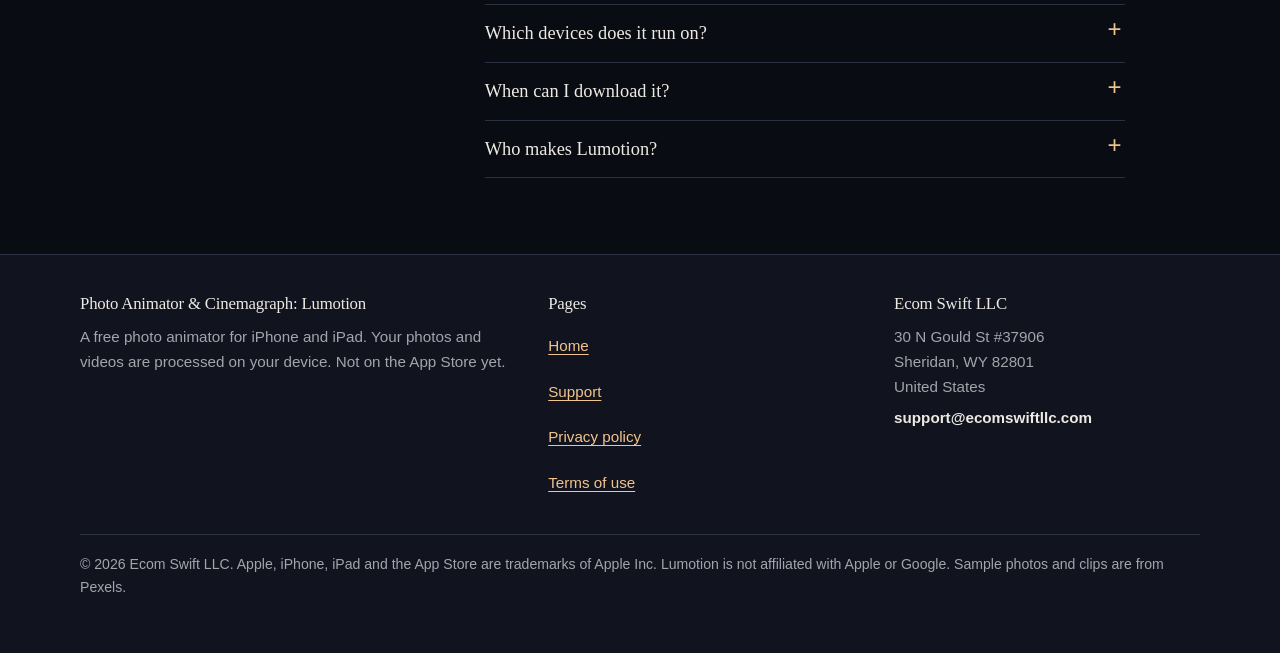
<file: lumotion/index.html>
<!doctype html>
<html lang="en">
<head>
<meta charset="utf-8">
<meta name="viewport" content="width=device-width, initial-scale=1, viewport-fit=cover">
<title>Photo Animator &amp; Cinemagraph: Lumotion | Make a still photo move</title>
<meta name="description" content="Free photo animator for iPhone and iPad. Paint motion onto a photo, make a cinemagraph from video, add 3D parallax, overlays and looks, then export an MP4 or GIF. Made on your device, with no account.">
<link rel="canonical" href="https://ecomswiftllc.github.io/lumotion/">
<meta name="theme-color" content="#0A0C13">
<meta name="color-scheme" content="dark">
<link rel="icon" href="assets/favicon.svg" type="image/svg+xml">
<link rel="icon" href="assets/favicon-32.png" type="image/png" sizes="32x32">
<link rel="apple-touch-icon" href="assets/apple-touch-icon.png">
<meta property="og:type" content="website">
<meta property="og:site_name" content="Photo Animator &amp; Cinemagraph: Lumotion">
<meta property="og:title" content="Photo Animator &amp; Cinemagraph: Lumotion | Make a still photo move">
<meta property="og:description" content="Free photo animator for iPhone and iPad. Paint motion onto a photo, make a cinemagraph from video, add 3D parallax, overlays and looks, then export an MP4 or GIF. Made on your device, with no account.">
<meta property="og:url" content="https://ecomswiftllc.github.io/lumotion/">
<meta property="og:image" content="https://ecomswiftllc.github.io/lumotion/assets/og-image.png">
<meta property="og:image:width" content="1200">
<meta property="og:image:height" content="630">
<meta property="og:image:alt" content="The Lumotion app icon, a photo frame inside a ribbon of light, next to the name Photo Animator &amp; Cinemagraph: Lumotion">
<meta name="twitter:card" content="summary_large_image">
<meta name="twitter:title" content="Photo Animator &amp; Cinemagraph: Lumotion | Make a still photo move">
<meta name="twitter:description" content="Free photo animator for iPhone and iPad. Paint motion onto a photo, make a cinemagraph from video, add 3D parallax, overlays and looks, then export an MP4 or GIF. Made on your device, with no account.">
<meta name="twitter:image" content="https://ecomswiftllc.github.io/lumotion/assets/og-image.png">
<link rel="stylesheet" href="assets/site.css">
<script type="application/ld+json">
{
  "@context": "https://schema.org",
  "@type": "SoftwareApplication",
  "name": "Photo Animator & Cinemagraph: Lumotion",
  "alternateName": "Lumotion",
  "url": "https://ecomswiftllc.github.io/lumotion/",
  "applicationCategory": "MultimediaApplication",
  "operatingSystem": "iOS 17.0 or later",
  "description": "A free photo animator and cinemagraph maker for iPhone and iPad. Paint motion onto a photo, make a cinemagraph from a video, add 3D parallax, overlays and looks, and export an MP4, a GIF or a still. Everything is processed on the device. Supported by ads.",
  "image": "https://ecomswiftllc.github.io/lumotion/assets/icon-512.png",
  "offers": {
    "@type": "Offer",
    "price": "0",
    "priceCurrency": "USD"
  },
  "publisher": {
    "@type": "Organization",
    "name": "Ecom Swift LLC",
    "url": "https://www.ecomswiftllc.com/",
    "address": {
      "@type": "PostalAddress",
      "streetAddress": "30 N Gould St #37906",
      "addressLocality": "Sheridan",
      "addressRegion": "WY",
      "postalCode": "82801",
      "addressCountry": "US"
    }
  },
  "featureList": [
    "Flow brush: paint an area and draw the direction it moves",
    "Cinemagraph from a video clip",
    "3D parallax and depth zoom",
    "Camera motion: zoom, pan, drift, rotate and handheld",
    "20 overlays such as rain, snow, fireflies and sparkles",
    "Magic presets as one-tap starting points",
    "Looks, text and stickers",
    "Export MP4 video, GIF or a still image",
    "Processed on the device, no account"
  ]
}
</script>
<script type="application/ld+json">
{
  "@context": "https://schema.org",
  "@type": "FAQPage",
  "mainEntity": [
    {
      "@type": "Question",
      "name": "Is Lumotion really free?",
      "acceptedAnswer": {
        "@type": "Answer",
        "text": "Yes. There is no subscription, no in-app purchase, no paid version and no watermark. Ads from Google AdMob pay for the app: a banner on the Home screen, and one rewarded video that you choose to watch before you export."
      }
    },
    {
      "@type": "Question",
      "name": "Are my photos and videos uploaded anywhere?",
      "acceptedAnswer": {
        "@type": "Answer",
        "text": "No. Animating, previewing and exporting all happen on your device. We never receive your photos, videos or audio, and nothing is sent to an AI service."
      }
    },
    {
      "@type": "Question",
      "name": "Do I need an account?",
      "acceptedAnswer": {
        "@type": "Answer",
        "text": "No. There is no sign-in and no sign-up."
      }
    },
    {
      "@type": "Question",
      "name": "What is a cinemagraph?",
      "acceptedAnswer": {
        "@type": "Answer",
        "text": "A cinemagraph is a short looping clip in which only part of the picture moves, such as steam rising from a cup in an otherwise still frame. In Lumotion you pick a clip, choose the loop, choose the still frame, and paint the part that keeps moving. The ends of the loop are blended so it repeats without a jump."
      }
    },
    {
      "@type": "Question",
      "name": "Does Lumotion use AI?",
      "acceptedAnswer": {
        "@type": "Answer",
        "text": "It does not generate pictures and it does not send your photos anywhere. Motion comes from the areas, arrows and settings that you choose. For depth effects, the app can find the main subject using Apple's Vision technology on your device."
      }
    },
    {
      "@type": "Question",
      "name": "Why am I asked to watch an ad?",
      "acceptedAnswer": {
        "@type": "Answer",
        "text": "Before you export, the app offers one short video that you choose to watch. One watched ad covers your exports for 2 minutes, so you can save several versions in a row. If you choose Not now, nothing is exported and you can try again any time. If no ad is available, for example when you are offline, the export goes ahead anyway. Editing never needs an ad."
      }
    },
    {
      "@type": "Question",
      "name": "What can I export?",
      "acceptedAnswer": {
        "@type": "Answer",
        "text": "An MP4 video (H.264 or HEVC), a GIF, or a still image. You can save to Photos, share, or open in Files. There is no watermark."
      }
    },
    {
      "@type": "Question",
      "name": "Does it need photo library or camera access?",
      "acceptedAnswer": {
        "@type": "Answer",
        "text": "Not to edit. You pick photos and videos with the iOS photo picker, and Lumotion sees only the ones you choose. To save a result, the app asks for add-only permission, which lets it add items and does not let it read your library. The camera is used only if you choose to take a photo to animate."
      }
    },
    {
      "@type": "Question",
      "name": "Does it come with music?",
      "acceptedAnswer": {
        "@type": "Answer",
        "text": "No. There is no bundled music. You can add an audio file of your own from the Files app, trim it, set the volume and fade it. You are responsible for having the right to use it."
      }
    },
    {
      "@type": "Question",
      "name": "What happens if I do not allow tracking?",
      "acceptedAnswer": {
        "@type": "Answer",
        "text": "The app works the same. The ads you see will be less personalised. You can change the choice any time in iOS Settings under Privacy and Security, then Tracking. Lumotion itself runs no analytics. If you allow tracking, only Google's ad software may use your advertising identifier for ads."
      }
    },
    {
      "@type": "Question",
      "name": "Which devices does it run on?",
      "acceptedAnswer": {
        "@type": "Answer",
        "text": "iPhone and iPad with iOS 17 or iPadOS 17 or later, in portrait and landscape."
      }
    },
    {
      "@type": "Question",
      "name": "When can I download it?",
      "acceptedAnswer": {
        "@type": "Answer",
        "text": "Lumotion is not on the App Store yet, so there is no download link. This page will link to the App Store listing once the app is available."
      }
    },
    {
      "@type": "Question",
      "name": "Who makes Lumotion?",
      "acceptedAnswer": {
        "@type": "Answer",
        "text": "Ecom Swift LLC, a company registered in Wyoming, United States. You can reach us on the support page."
      }
    }
  ]
}
</script>
</head>
<body>
<a class="skip" href="#main">Skip to content</a>
<header class="site-header">
  <div class="wrap">
    <a class="brand" href="./"><img src="assets/lumotion-mark.svg" alt="" width="34" height="34">Lumotion</a>
    <nav class="nav" aria-label="Main">
      <a href="./#animate">Animate</a>
      <a href="./#export">Export</a>
      <a href="./#private">Privacy</a>
      <a href="./#free">Free with ads</a>
      <a href="./#faq">FAQ</a>
      <a href="support/">Support</a>
    </nav>
  </div>
</header>

<main id="main">
  <section class="hero" aria-labelledby="h1">
    <div class="wrap">
      <div>
        <h1 id="h1">Make a still photo move.</h1>
        <p class="lede">Lumotion turns one photo into a seamless loop, and one short video into a cinemagraph. Paint where the motion goes. It is free, there is no account, and everything is made on your device.</p>
        <p class="status">Not on the App Store yet</p>
        <p class="small hero-note">There is no download link yet. Questions are welcome on the <a href="support/">support page</a>.</p>
      </div>
      <div class="lens">
        <svg viewBox="8 8 84 84" aria-hidden="true" focusable="false"><defs><clipPath id="lmFrame"><rect x="37.25" y="35.75" width="25.50" height="28.50" rx="6.00"/></clipPath><linearGradient id="lmSky" x1="0" y1="0" x2="0" y2="1"><stop offset="0" stop-color="#181B2C"/><stop offset="1" stop-color="#5C3E36"/></linearGradient><radialGradient id="lmSun" cx="0.620" cy="0.520" r=".55"><stop offset="0" stop-color="#F2C48D" stop-opacity=".9"/><stop offset="1" stop-color="#F2C48D" stop-opacity="0"/></radialGradient></defs><g class="ribbon" fill="none" stroke-width="0.26" stroke-linecap="round" stroke-linejoin="round"><path d="M62.86 79.32 L60.36 80.94 L57.67 82.33 L54.82 83.46 L51.82 84.32 L48.70 84.88 L45.51 85.12 L42.26 85.03 L39.01 84.61 L35.79 83.84 L32.64 82.74 L29.60 81.30 L26.70 79.55 L23.99 77.49 L21.50 75.15 L19.25 72.55 L17.29 69.73 L15.63 66.72 L14.29 63.55 L13.28 60.26 L12.62 56.89 L12.32 53.49 L12.37 50.08 L12.76 46.72 L13.49 43.44 L14.55 40.27 L15.91 37.24 L17.56 34.40 L19.47 31.77 L21.60 29.37 L23.94 27.22 L26.45 25.34 L29.10 23.74 L31.85 22.43 L34.67 21.40 L36.81 20.82" stroke="#898ade" stroke-opacity="0.22"/><path d="M62.87 79.35 L60.35 80.91 L57.65 82.24 L54.80 83.32 L51.81 84.12 L48.71 84.63 L45.55 84.82 L42.34 84.69 L39.13 84.23 L35.96 83.44 L32.86 82.32 L29.87 80.88 L27.03 79.13 L24.37 77.09 L21.92 74.77 L19.72 72.21 L17.79 69.43 L16.15 66.46 L14.82 63.35 L13.82 60.11 L13.16 56.80 L12.84 53.44 L12.86 50.08 L13.23 46.76 L13.92 43.51 L14.94 40.37 L16.25 37.37 L17.85 34.54 L19.71 31.91 L21.80 29.51 L24.09 27.35 L26.55 25.45 L29.16 23.82 L31.88 22.47 L34.68 21.41 L36.80 20.80" stroke="#898ade" stroke-opacity="0.22"/><path d="M62.88 79.36 L60.34 80.87 L57.63 82.15 L54.78 83.17 L51.80 83.92 L48.72 84.37 L45.58 84.52 L42.42 84.35 L39.25 83.86 L36.13 83.04 L33.08 81.91 L30.14 80.46 L27.35 78.72 L24.74 76.69 L22.34 74.40 L20.18 71.87 L18.28 69.13 L16.66 66.21 L15.35 63.14 L14.36 59.96 L13.69 56.70 L13.36 53.39 L13.36 50.08 L13.69 46.80 L14.35 43.59 L15.32 40.48 L16.59 37.50 L18.14 34.68 L19.94 32.06 L21.98 29.65 L24.23 27.47 L26.66 25.55 L29.23 23.90 L31.91 22.52 L34.68 21.42 L36.80 20.79" stroke="#898ade" stroke-opacity="0.22"/><path d="M62.88 79.37 L60.33 80.83 L57.61 82.05 L54.75 83.02 L51.79 83.71 L48.73 84.11 L45.62 84.21 L42.49 84.00 L39.37 83.47 L36.30 82.63 L33.30 81.49 L30.42 80.04 L27.68 78.30 L25.12 76.29 L22.76 74.03 L20.64 71.54 L18.77 68.84 L17.17 65.96 L15.87 62.95 L14.88 59.81 L14.21 56.60 L13.86 53.35 L13.84 50.08 L14.14 46.84 L14.76 43.66 L15.69 40.58 L16.92 37.62 L18.42 34.82 L20.18 32.20 L22.17 29.78 L24.37 27.60 L26.76 25.66 L29.29 23.98 L31.95 22.57 L34.69 21.44 L36.79 20.77" stroke="#898ade" stroke-opacity="0.22"/><path d="M62.88 79.38 L60.31 80.78 L57.58 81.94 L54.73 82.85 L51.77 83.49 L48.74 83.83 L45.66 83.89 L42.57 83.64 L39.50 83.08 L36.47 82.22 L33.53 81.06 L30.70 79.62 L28.01 77.89 L25.49 75.90 L23.18 73.66 L21.09 71.20 L19.25 68.55 L17.68 65.72 L16.39 62.75 L15.40 59.67 L14.72 56.51 L14.36 53.30 L14.31 50.08 L14.59 46.88 L15.17 43.74 L16.06 40.68 L17.24 37.74 L18.70 34.95 L20.41 32.33 L22.36 29.92 L24.52 27.72 L26.86 25.77 L29.36 24.07 L31.98 22.63 L34.70 21.46 L36.79 20.77" stroke="#898ade" stroke-opacity="0.22"/><path d="M62.88 79.37 L60.29 80.72 L57.56 81.83 L54.71 82.68 L51.76 83.26 L48.75 83.55 L45.71 83.56 L42.65 83.27 L39.62 82.69 L36.65 81.81 L33.75 80.64 L30.97 79.19 L28.33 77.47 L25.87 75.50 L23.59 73.30 L21.54 70.87 L19.73 68.26 L18.17 65.48 L16.90 62.56 L15.91 59.53 L15.23 56.41 L14.85 53.25 L14.78 50.08 L15.03 46.92 L15.58 43.81 L16.43 40.78 L17.56 37.86 L18.98 35.08 L20.65 32.47 L22.55 30.06 L24.67 27.85 L26.97 25.88 L29.43 24.16 L32.02 22.69 L34.72 21.49 L36.79 20.77" stroke="#898ade" stroke-opacity="0.22"/><path d="M62.87 79.36 L60.27 80.65 L57.53 81.70 L54.68 82.50 L51.75 83.02 L48.76 83.27 L45.75 83.23 L42.73 82.91 L39.75 82.29 L36.82 81.40 L33.98 80.22 L31.25 78.77 L28.66 77.07 L26.23 75.11 L24.00 72.94 L21.98 70.55 L20.20 67.98 L18.66 65.24 L17.40 62.37 L16.41 59.39 L15.72 56.32 L15.33 53.21 L15.24 50.08 L15.46 46.96 L15.98 43.88 L16.79 40.88 L17.89 37.98 L19.26 35.22 L20.88 32.62 L22.74 30.20 L24.82 27.98 L27.08 26.00 L29.51 24.25 L32.07 22.76 L34.74 21.53 L36.79 20.78" stroke="#898ade" stroke-opacity="0.22"/><path d="M62.87 79.34 L60.24 80.58 L57.50 81.57 L54.65 82.31 L51.74 82.78 L48.77 82.98 L45.79 82.90 L42.82 82.54 L39.87 81.90 L36.99 80.98 L34.20 79.80 L31.52 78.35 L28.98 76.66 L26.60 74.73 L24.40 72.58 L22.42 70.23 L20.66 67.70 L19.14 65.01 L17.89 62.18 L16.91 59.25 L16.21 56.23 L15.81 53.17 L15.70 50.08 L15.89 47.00 L16.37 43.95 L17.15 40.98 L18.21 38.10 L19.54 35.35 L21.12 32.76 L22.94 30.34 L24.97 28.12 L27.20 26.12 L29.59 24.36 L32.12 22.84 L34.76 21.58 L36.80 20.80" stroke="#898ade" stroke-opacity="0.22"/><path d="M62.85 79.31 L60.21 80.49 L57.46 81.43 L54.62 82.11 L51.72 82.53 L48.79 82.68 L45.83 82.56 L42.90 82.17 L40.00 81.50 L37.16 80.57 L34.42 79.38 L31.79 77.94 L29.29 76.26 L26.95 74.35 L24.80 72.23 L22.85 69.92 L21.11 67.42 L19.61 64.78 L18.37 62.00 L17.39 59.11 L16.69 56.14 L16.27 53.12 L16.15 50.08 L16.31 47.03 L16.77 44.02 L17.51 41.08 L18.53 38.23 L19.82 35.49 L21.36 32.90 L23.14 30.49 L25.13 28.26 L27.32 26.25 L29.68 24.47 L32.18 22.92 L34.79 21.63 L36.82 20.83" stroke="#898ade" stroke-opacity="0.22"/><path d="M62.84 79.27 L60.18 80.40 L57.43 81.28 L54.59 81.91 L51.71 82.28 L48.80 82.39 L45.88 82.23 L42.98 81.80 L40.12 81.11 L37.33 80.17 L34.64 78.97 L32.05 77.54 L29.60 75.87 L27.31 73.98 L25.19 71.89 L23.26 69.61 L21.56 67.16 L20.08 64.55 L18.85 61.82 L17.87 58.98 L17.17 56.06 L16.74 53.08 L16.60 50.08 L16.74 47.07 L17.17 44.10 L17.88 41.18 L18.86 38.35 L20.11 35.63 L21.61 33.05 L23.35 30.64 L25.30 28.41 L27.45 26.39 L29.77 24.58 L32.24 23.02 L34.83 21.69 L36.83 20.87" stroke="#898ade" stroke-opacity="0.22"/><path d="M62.82 79.23 L60.15 80.30 L57.39 81.13 L54.57 81.71 L51.70 82.03 L48.81 82.09 L45.92 81.89 L43.06 81.44 L40.24 80.73 L37.50 79.77 L34.85 78.57 L32.31 77.14 L29.90 75.49 L27.65 73.62 L25.57 71.56 L23.68 69.31 L21.99 66.89 L20.53 64.33 L19.31 61.64 L18.34 58.85 L17.64 55.97 L17.20 53.04 L17.04 50.07 L17.16 47.11 L17.57 44.17 L18.25 41.28 L19.20 38.47 L20.41 35.77 L21.87 33.21 L23.57 30.80 L25.48 28.56 L27.59 26.53 L29.87 24.71 L32.30 23.12 L34.86 21.76 L36.85 20.91" stroke="#898ade" stroke-opacity="0.22"/><path d="M62.79 79.18 L60.11 80.20 L57.35 80.97 L54.54 81.50 L51.68 81.77 L48.82 81.79 L45.96 81.56 L43.14 81.08 L40.37 80.35 L37.67 79.38 L35.06 78.18 L32.56 76.75 L30.20 75.11 L27.98 73.26 L25.94 71.23 L24.08 69.01 L22.42 66.63 L20.98 64.11 L19.77 61.47 L18.81 58.72 L18.10 55.88 L17.66 52.99 L17.49 50.07 L17.59 47.15 L17.97 44.24 L18.62 41.38 L19.54 38.60 L20.71 35.92 L22.14 33.37 L23.79 30.96 L25.67 28.73 L27.73 26.68 L29.98 24.84 L32.38 23.23 L34.91 21.84 L36.88 20.96" stroke="#898ade" stroke-opacity="0.22"/><path d="M62.77 79.12 L60.08 80.09 L57.32 80.82 L54.51 81.29 L51.67 81.52 L48.83 81.50 L46.00 81.23 L43.22 80.73 L40.48 79.98 L37.83 79.00 L35.26 77.79 L32.81 76.37 L30.49 74.74 L28.31 72.92 L26.30 70.91 L24.47 68.72 L22.84 66.38 L21.42 63.90 L20.23 61.29 L19.28 58.59 L18.57 55.80 L18.12 52.95 L17.94 50.07 L18.03 47.18 L18.38 44.31 L19.00 41.49 L19.89 38.73 L21.03 36.07 L22.41 33.53 L24.03 31.13 L25.86 28.89 L27.89 26.84 L30.09 24.99 L32.45 23.34 L34.95 21.93 L36.90 21.02" stroke="#898ade" stroke-opacity="0.22"/><path d="M62.74 79.06 L60.04 79.99 L57.28 80.67 L54.48 81.10 L51.66 81.29 L48.84 81.24 L46.04 80.94 L43.29 80.41 L40.59 79.64 L37.97 78.65 L35.45 77.44 L33.04 76.02 L30.76 74.40 L28.63 72.59 L26.65 70.60 L24.86 68.44 L23.26 66.13 L21.86 63.68 L20.69 61.12 L19.75 58.45 L19.05 55.71 L18.61 52.91 L18.42 50.07 L18.49 47.23 L18.82 44.39 L19.42 41.60 L20.27 38.88 L21.37 36.24 L22.72 33.71 L24.29 31.32 L26.07 29.08 L28.05 27.02 L30.21 25.14 L32.54 23.47 L35.00 22.02 L36.93 21.08" stroke="#898ade" stroke-opacity="0.22"/><path d="M62.72 79.01 L60.01 79.89 L57.25 80.53 L54.45 80.93 L51.65 81.07 L48.85 80.98 L46.08 80.65 L43.35 80.10 L40.70 79.31 L38.12 78.31 L35.64 77.09 L33.27 75.67 L31.03 74.06 L28.94 72.26 L27.00 70.29 L25.24 68.16 L23.68 65.88 L22.31 63.47 L21.16 60.94 L20.23 58.32 L19.54 55.62 L19.10 52.86 L18.90 50.07 L18.96 47.27 L19.28 44.48 L19.84 41.72 L20.66 39.02 L21.73 36.41 L23.02 33.89 L24.55 31.51 L26.29 29.27 L28.22 27.19 L30.34 25.29 L32.62 23.59 L35.05 22.10 L36.95 21.13" stroke="#898ade" stroke-opacity="0.22"/><path d="M62.70 78.97 L59.98 79.81 L57.22 80.40 L54.43 80.76 L51.64 80.87 L48.86 80.74 L46.11 80.38 L43.42 79.80 L40.80 78.99 L38.26 77.97 L35.82 76.75 L33.49 75.33 L31.30 73.72 L29.25 71.93 L27.35 69.98 L25.63 67.87 L24.10 65.62 L22.76 63.25 L21.63 60.76 L20.72 58.18 L20.04 55.53 L19.60 52.81 L19.40 50.07 L19.45 47.31 L19.74 44.56 L20.28 41.84 L21.06 39.17 L22.08 36.58 L23.34 34.08 L24.81 31.70 L26.50 29.46 L28.39 27.37 L30.46 25.45 L32.70 23.71 L35.09 22.18 L36.97 21.17" stroke="#898ade" stroke-opacity="0.22"/><path d="M62.69 78.93 L59.96 79.73 L57.19 80.29 L54.41 80.60 L51.62 80.67 L48.87 80.51 L46.15 80.12 L43.49 79.50 L40.90 78.68 L38.40 77.64 L36.00 76.41 L33.72 74.98 L31.56 73.38 L29.56 71.60 L27.71 69.67 L26.03 67.58 L24.53 65.37 L23.22 63.02 L22.12 60.58 L21.22 58.04 L20.56 55.43 L20.12 52.77 L19.91 50.07 L19.94 47.35 L20.21 44.64 L20.72 41.96 L21.47 39.32 L22.45 36.75 L23.65 34.27 L25.08 31.89 L26.72 29.64 L28.55 27.54 L30.58 25.60 L32.77 23.83 L35.13 22.26 L36.99 21.21" stroke="#898ade" stroke-opacity="0.22"/><path d="M62.67 78.90 L59.93 79.66 L57.16 80.18 L54.38 80.45 L51.61 80.48 L48.87 80.28 L46.18 79.86 L43.55 79.22 L40.99 78.37 L38.53 77.31 L36.18 76.07 L33.94 74.64 L31.83 73.04 L29.87 71.27 L28.06 69.35 L26.42 67.29 L24.96 65.10 L23.68 62.80 L22.61 60.39 L21.74 57.90 L21.08 55.34 L20.64 52.72 L20.43 50.07 L20.44 47.40 L20.69 44.73 L21.17 42.08 L21.87 39.48 L22.81 36.93 L23.97 34.46 L25.35 32.09 L26.93 29.83 L28.72 27.71 L30.69 25.74 L32.85 23.94 L35.16 22.32 L37.00 21.24" stroke="#898ade" stroke-opacity="0.22"/><path d="M62.66 78.88 L59.91 79.60 L57.14 80.08 L54.36 80.31 L51.61 80.30 L48.88 80.07 L46.21 79.61 L43.61 78.94 L41.09 78.06 L38.67 76.99 L36.36 75.73 L34.16 74.30 L32.10 72.69 L30.19 70.94 L28.42 69.03 L26.83 67.00 L25.40 64.84 L24.16 62.57 L23.11 60.20 L22.25 57.75 L21.61 55.24 L21.17 52.67 L20.95 50.07 L20.95 47.44 L21.17 44.82 L21.62 42.21 L22.29 39.63 L23.18 37.10 L24.29 34.65 L25.61 32.28 L27.14 30.02 L28.88 27.88 L30.80 25.88 L32.91 24.04 L35.19 22.38 L37.01 21.26" stroke="#898ade" stroke-opacity="0.22"/><path d="M62.66 78.87 L59.90 79.55 L57.12 79.99 L54.35 80.18 L51.60 80.13 L48.89 79.86 L46.24 79.36 L43.67 78.66 L41.19 77.76 L38.81 76.66 L36.54 75.39 L34.39 73.95 L32.38 72.35 L30.51 70.60 L28.79 68.71 L27.24 66.70 L25.85 64.57 L24.64 62.33 L23.62 60.01 L22.78 57.61 L22.15 55.14 L21.71 52.62 L21.48 50.06 L21.47 47.49 L21.66 44.90 L22.07 42.33 L22.70 39.78 L23.54 37.28 L24.60 34.83 L25.87 32.47 L27.35 30.20 L29.03 28.04 L30.91 26.01 L32.98 24.14 L35.22 22.43 L37.01 21.27" stroke="#898ade" stroke-opacity="0.22"/><path d="M62.66 78.87 L59.88 79.51 L57.10 79.90 L54.33 80.05 L51.59 79.97 L48.90 79.65 L46.27 79.12 L43.73 78.39 L41.28 77.45 L38.94 76.34 L36.72 75.05 L34.62 73.60 L32.65 72.00 L30.83 70.25 L29.16 68.38 L27.65 66.39 L26.31 64.29 L25.13 62.09 L24.14 59.81 L23.32 57.46 L22.69 55.04 L22.26 52.57 L22.02 50.06 L21.98 47.53 L22.15 44.99 L22.53 42.46 L23.11 39.94 L23.90 37.45 L24.91 35.02 L26.12 32.65 L27.55 30.37 L29.18 28.19 L31.01 26.14 L33.03 24.22 L35.24 22.47 L37.02 21.28" stroke="#898ade" stroke-opacity="0.22"/><path d="M62.66 78.87 L59.87 79.48 L57.08 79.83 L54.31 79.93 L51.58 79.81 L48.91 79.45 L46.31 78.88 L43.79 78.11 L41.38 77.15 L39.08 76.01 L36.90 74.70 L34.85 73.24 L32.94 71.64 L31.17 69.90 L29.54 68.05 L28.08 66.08 L26.77 64.01 L25.63 61.85 L24.66 59.61 L23.86 57.30 L23.25 54.94 L22.81 52.52 L22.56 50.06 L22.51 47.58 L22.64 45.08 L22.98 42.58 L23.52 40.09 L24.26 37.63 L25.22 35.20 L26.38 32.84 L27.74 30.54 L29.32 28.34 L31.10 26.26 L33.09 24.30 L35.26 22.51 L37.01 21.27" stroke="#898ade" stroke-opacity="0.22"/><path d="M62.67 78.88 L59.86 79.45 L57.06 79.76 L54.29 79.82 L51.57 79.65 L48.91 79.25 L46.34 78.64 L43.85 77.83 L41.48 76.84 L39.22 75.68 L37.09 74.35 L35.08 72.88 L33.22 71.28 L31.50 69.55 L29.93 67.71 L28.51 65.76 L27.24 63.73 L26.14 61.61 L25.19 59.41 L24.41 57.15 L23.80 54.83 L23.37 52.47 L23.11 50.06 L23.03 47.62 L23.13 45.17 L23.43 42.70 L23.93 40.24 L24.62 37.80 L25.52 35.38 L26.62 33.01 L27.93 30.71 L29.46 28.49 L31.19 26.37 L33.13 24.38 L35.28 22.53 L37.01 21.26" stroke="#898ade" stroke-opacity="0.22"/><path d="M62.67 78.90 L59.85 79.43 L57.05 79.69 L54.28 79.71 L51.56 79.49 L48.92 79.05 L46.37 78.40 L43.92 77.55 L41.58 76.53 L39.36 75.34 L37.28 74.00 L35.32 72.52 L33.51 70.91 L31.84 69.19 L30.32 67.36 L28.95 65.44 L27.72 63.44 L26.65 61.36 L25.73 59.21 L24.97 57.00 L24.36 54.73 L23.92 52.41 L23.65 50.06 L23.55 47.67 L23.62 45.26 L23.88 42.83 L24.33 40.39 L24.97 37.96 L25.81 35.56 L26.86 33.19 L28.12 30.87 L29.59 28.63 L31.28 26.48 L33.18 24.44 L35.29 22.55 L37.00 21.24" stroke="#898ade" stroke-opacity="0.22"/><path d="M62.68 78.92 L59.85 79.41 L57.03 79.63 L54.26 79.60 L51.55 79.33 L48.93 78.85 L46.40 78.15 L43.98 77.27 L41.68 76.21 L39.51 74.99 L37.47 73.63 L35.57 72.14 L33.81 70.53 L32.19 68.82 L30.72 67.01 L29.39 65.12 L28.21 63.15 L27.17 61.11 L26.27 59.00 L25.52 56.84 L24.93 54.63 L24.48 52.36 L24.19 50.06 L24.07 47.72 L24.11 45.34 L24.32 42.95 L24.72 40.54 L25.31 38.13 L26.10 35.73 L27.09 33.36 L28.30 31.03 L29.72 28.76 L31.36 26.58 L33.22 24.51 L35.30 22.57 L36.99 21.22" stroke="#898ade" stroke-opacity="0.22"/><path d="M72.86 39.82 L73.69 41.92 L74.39 44.07 L74.95 46.26 L75.37 48.51 L75.65 50.81 L75.77 53.15 L75.73 55.53 L75.51 57.94 L75.10 60.37 L74.49 62.81 L73.68 65.24 L72.64 67.65 L71.38 70.01 L69.89 72.29 L68.17 74.48 L66.21 76.54 L64.03 78.44 L63.45 78.89" stroke="#ebc091" stroke-opacity="0.86"/><path d="M37.53 20.67 L40.40 20.22 L43.24 20.04 L46.04 20.12 L48.77 20.45 L51.40 21.01 L53.93 21.79 L56.34 22.76 L58.61 23.90 L60.74 25.20 L62.73 26.63 L64.57 28.18 L66.27 29.84 L67.82 31.59 L69.23 33.42 L70.50 35.32 L71.63 37.28 L72.63 39.31 L72.86 39.82" stroke="#ecc091" stroke-opacity="0.86"/><path d="M73.33 39.61 L74.19 41.75 L74.90 43.94 L75.47 46.19 L75.89 48.48 L76.15 50.82 L76.25 53.21 L76.18 55.63 L75.92 58.07 L75.48 60.53 L74.82 62.99 L73.96 65.43 L72.88 67.83 L71.57 70.18 L70.03 72.45 L68.26 74.60 L66.26 76.63 L64.05 78.49 L63.47 78.92" stroke="#ebc091" stroke-opacity="0.86"/><path d="M37.52 20.64 L40.37 20.14 L43.22 19.92 L46.02 19.96 L48.76 20.25 L51.42 20.77 L53.97 21.52 L56.41 22.45 L58.72 23.57 L60.89 24.85 L62.92 26.28 L64.81 27.83 L66.55 29.49 L68.15 31.25 L69.60 33.10 L70.90 35.03 L72.07 37.02 L73.10 39.09 L73.33 39.61" stroke="#ecc091" stroke-opacity="0.86"/><path d="M73.82 39.40 L74.69 41.58 L75.42 43.81 L75.99 46.11 L76.41 48.45 L76.66 50.84 L76.74 53.27 L76.64 55.73 L76.35 58.20 L75.86 60.69 L75.16 63.16 L74.25 65.61 L73.11 68.02 L71.75 70.35 L70.16 72.60 L68.35 74.73 L66.32 76.71 L64.07 78.53 L63.48 78.95" stroke="#ebc091" stroke-opacity="0.86"/><path d="M37.50 20.61 L40.35 20.07 L43.19 19.81 L46.00 19.81 L48.75 20.06 L51.43 20.54 L54.01 21.25 L56.48 22.16 L58.82 23.25 L61.04 24.52 L63.11 25.93 L65.05 27.48 L66.83 29.14 L68.47 30.91 L69.97 32.78 L71.31 34.73 L72.52 36.76 L73.57 38.86 L73.82 39.40" stroke="#ecc091" stroke-opacity="0.86"/><path d="M74.30 39.18 L75.20 41.40 L75.94 43.69 L76.52 46.03 L76.94 48.42 L77.18 50.86 L77.24 53.33 L77.11 55.83 L76.78 58.34 L76.25 60.85 L75.50 63.34 L74.54 65.80 L73.35 68.20 L71.94 70.53 L70.30 72.75 L68.44 74.85 L66.37 76.79 L64.09 78.56 L63.49 78.97" stroke="#ebc091" stroke-opacity="0.86"/><path d="M37.50 20.59 L40.33 20.01 L43.17 19.70 L45.98 19.66 L48.74 19.87 L51.44 20.32 L54.04 20.99 L56.54 21.87 L58.93 22.94 L61.18 24.18 L63.30 25.58 L65.28 27.12 L67.11 28.79 L68.80 30.58 L70.34 32.46 L71.73 34.44 L72.97 36.50 L74.06 38.63 L74.30 39.18" stroke="#ecc091" stroke-opacity="0.86"/><path d="M74.80 38.96 L75.72 41.22 L76.48 43.56 L77.06 45.95 L77.47 48.39 L77.70 50.87 L77.74 53.39 L77.58 55.93 L77.22 58.47 L76.64 61.01 L75.85 63.52 L74.83 65.99 L73.59 68.39 L72.12 70.70 L70.43 72.90 L68.53 74.97 L66.41 76.87 L64.11 78.59 L63.50 78.99" stroke="#ebc091" stroke-opacity="0.86"/><path d="M37.49 20.57 L40.31 19.96 L43.15 19.61 L45.96 19.52 L48.74 19.69 L51.45 20.10 L54.08 20.74 L56.61 21.59 L59.03 22.63 L61.33 23.85 L63.49 25.24 L65.51 26.77 L67.40 28.44 L69.13 30.24 L70.71 32.14 L72.15 34.14 L73.42 36.23 L74.54 38.40 L74.80 38.96" stroke="#ecc091" stroke-opacity="0.86"/><path d="M75.30 38.73 L76.25 41.04 L77.02 43.42 L77.61 45.87 L78.02 48.36 L78.23 50.89 L78.25 53.45 L78.06 56.03 L77.66 58.61 L77.03 61.17 L76.19 63.70 L75.12 66.17 L73.82 68.57 L72.30 70.87 L70.56 73.04 L68.61 75.08 L66.46 76.94 L64.12 78.61 L63.50 79.00" stroke="#ebc091" stroke-opacity="0.86"/><path d="M37.49 20.57 L40.30 19.91 L43.13 19.52 L45.94 19.40 L48.73 19.52 L51.46 19.89 L54.11 20.49 L56.68 21.31 L59.13 22.32 L61.47 23.52 L63.68 24.90 L65.75 26.42 L67.68 28.09 L69.46 29.89 L71.09 31.81 L72.57 33.83 L73.89 35.96 L75.04 38.17 L75.30 38.73" stroke="#ecc091" stroke-opacity="0.86"/><path d="M75.81 38.51 L76.78 40.86 L77.57 43.29 L78.17 45.78 L78.57 48.33 L78.77 50.91 L78.77 53.52 L78.54 56.13 L78.10 58.75 L77.43 61.33 L76.53 63.88 L75.41 66.36 L74.05 68.75 L72.48 71.03 L70.69 73.19 L68.69 75.18 L66.50 77.00 L64.12 78.63 L63.50 79.00" stroke="#ebc091" stroke-opacity="0.86"/><path d="M37.49 20.57 L40.29 19.87 L43.11 19.44 L45.93 19.27 L48.72 19.36 L51.47 19.69 L54.15 20.25 L56.74 21.03 L59.23 22.02 L61.61 23.20 L63.86 24.55 L65.99 26.07 L67.97 27.74 L69.80 29.54 L71.48 31.48 L73.00 33.53 L74.36 35.68 L75.54 37.93 L75.81 38.51" stroke="#ecc091" stroke-opacity="0.86"/><path d="M76.33 38.28 L77.33 40.68 L78.13 43.15 L78.73 45.70 L79.13 48.29 L79.32 50.92 L79.28 53.58 L79.03 56.24 L78.54 58.88 L77.82 61.50 L76.87 64.06 L75.69 66.54 L74.28 68.93 L72.65 71.19 L70.81 73.32 L68.76 75.28 L66.53 77.06 L64.13 78.63 L63.50 78.99" stroke="#ebc091" stroke-opacity="0.86"/><path d="M37.49 20.58 L40.28 19.84 L43.09 19.37 L45.91 19.16 L48.72 19.20 L51.48 19.49 L54.18 20.01 L56.80 20.76 L59.33 21.71 L61.75 22.87 L64.05 24.20 L66.22 25.71 L68.26 27.38 L70.14 29.19 L71.87 31.14 L73.44 33.21 L74.83 35.40 L76.06 37.69 L76.33 38.28" stroke="#ecc091" stroke-opacity="0.86"/><path d="M76.86 38.04 L77.88 40.49 L78.70 43.02 L79.30 45.61 L79.70 48.26 L79.87 50.94 L79.80 53.64 L79.51 56.34 L78.98 59.02 L78.21 61.66 L77.21 64.23 L75.97 66.72 L74.50 69.10 L72.82 71.35 L70.92 73.45 L68.83 75.37 L66.56 77.11 L64.12 78.63 L63.49 78.98" stroke="#ebc091" stroke-opacity="0.86"/><path d="M37.50 20.60 L40.27 19.82 L43.08 19.31 L45.90 19.06 L48.71 19.05 L51.49 19.30 L54.21 19.78 L56.87 20.49 L59.43 21.41 L61.90 22.53 L64.25 23.85 L66.47 25.35 L68.55 27.01 L70.49 28.83 L72.27 30.80 L73.88 32.90 L75.32 35.11 L76.58 37.44 L76.86 38.04" stroke="#ecc091" stroke-opacity="0.86"/><path d="M77.40 37.80 L78.44 40.30 L79.27 42.88 L79.88 45.53 L80.27 48.23 L80.42 50.96 L80.33 53.71 L79.99 56.45 L79.42 59.16 L78.60 61.82 L77.54 64.40 L76.24 66.89 L74.72 69.27 L72.97 71.50 L71.03 73.57 L68.89 75.46 L66.58 77.15 L64.12 78.62 L63.48 78.95" stroke="#ebc091" stroke-opacity="0.86"/><path d="M37.51 20.62 L40.27 19.81 L43.07 19.25 L45.89 18.95 L48.70 18.91 L51.50 19.10 L54.25 19.54 L56.93 20.21 L59.53 21.10 L62.04 22.20 L64.44 23.49 L66.71 24.98 L68.85 26.64 L70.84 28.47 L72.67 30.45 L74.33 32.57 L75.81 34.82 L77.11 37.19 L77.40 37.80" stroke="#ecc091" stroke-opacity="0.86"/><path d="M77.94 37.56 L79.01 40.10 L79.85 42.74 L80.46 45.44 L80.84 48.19 L80.97 50.98 L80.85 53.77 L80.47 56.55 L79.85 59.29 L78.98 61.97 L77.86 64.57 L76.51 67.06 L74.92 69.43 L73.13 71.64 L71.13 73.68 L68.95 75.53 L66.60 77.18 L64.11 78.60 L63.47 78.92" stroke="#ebc091" stroke-opacity="0.86"/><path d="M37.53 20.66 L40.26 19.80 L43.05 19.20 L45.87 18.86 L48.70 18.76 L51.51 18.91 L54.28 19.30 L57.00 19.93 L59.64 20.78 L62.19 21.85 L64.64 23.13 L66.97 24.60 L69.16 26.26 L71.20 28.09 L73.09 30.09 L74.79 32.24 L76.32 34.53 L77.64 36.94 L77.94 37.56" stroke="#ecc091" stroke-opacity="0.86"/><path d="M78.49 37.31 L79.58 39.91 L80.43 42.59 L81.04 45.35 L81.41 48.16 L81.51 50.99 L81.36 53.83 L80.95 56.65 L80.28 59.42 L79.35 62.13 L78.17 64.74 L76.76 67.23 L75.12 69.58 L73.27 71.77 L71.22 73.78 L69.00 75.60 L66.61 77.20 L64.10 78.58 L63.45 78.88" stroke="#ebc091" stroke-opacity="0.86"/><path d="M37.54 20.70 L40.26 19.80 L43.04 19.16 L45.86 18.76 L48.69 18.62 L51.52 18.72 L54.31 19.06 L57.06 19.65 L59.74 20.46 L62.34 21.50 L64.84 22.75 L67.22 24.21 L69.47 25.87 L71.57 27.71 L73.51 29.73 L75.26 31.90 L76.83 34.23 L78.19 36.68 L78.49 37.31" stroke="#ecc091" stroke-opacity="0.86"/><path d="M79.05 37.07 L80.16 39.71 L81.02 42.45 L81.63 45.26 L81.98 48.13 L82.06 51.01 L81.87 53.90 L81.42 56.75 L80.69 59.55 L79.71 62.28 L78.48 64.90 L77.01 67.39 L75.31 69.73 L73.40 71.90 L71.31 73.88 L69.04 75.66 L66.62 77.21 L64.08 78.54 L63.43 78.84" stroke="#ebc091" stroke-opacity="0.86"/><path d="M37.56 20.75 L40.26 19.81 L43.03 19.11 L45.85 18.66 L48.69 18.47 L51.53 18.52 L54.35 18.82 L57.13 19.36 L59.85 20.13 L62.50 21.14 L65.05 22.37 L67.49 23.82 L69.79 25.47 L71.95 27.32 L73.94 29.36 L75.74 31.56 L77.35 33.92 L78.74 36.42 L79.05 37.07" stroke="#ecc091" stroke-opacity="0.86"/><path d="M79.61 36.82 L80.73 39.52 L81.59 42.31 L82.19 45.18 L82.52 48.09 L82.58 51.03 L82.35 53.95 L81.85 56.85 L81.08 59.67 L80.04 62.42 L78.76 65.04 L77.23 67.53 L75.48 69.86 L73.52 72.01 L71.38 73.96 L69.08 75.70 L66.63 77.22 L64.06 78.51 L63.41 78.79" stroke="#ebc091" stroke-opacity="0.86"/><path d="M37.58 20.79 L40.26 19.80 L43.02 19.05 L45.83 18.55 L48.68 18.30 L51.54 18.29 L54.39 18.54 L57.20 19.03 L59.97 19.77 L62.67 20.75 L65.28 21.96 L67.77 23.40 L70.13 25.06 L72.34 26.92 L74.38 28.98 L76.23 31.21 L77.87 33.62 L79.29 36.16 L79.61 36.82" stroke="#ecc091" stroke-opacity="0.86"/><path d="M80.16 36.57 L81.29 39.32 L82.16 42.17 L82.75 45.10 L83.06 48.06 L83.08 51.04 L82.82 54.01 L82.28 56.94 L81.46 59.79 L80.37 62.55 L79.03 65.18 L77.44 67.67 L75.64 69.99 L73.64 72.12 L71.45 74.04 L69.11 75.75 L66.64 77.23 L64.05 78.48 L63.39 78.75" stroke="#ebc091" stroke-opacity="0.86"/><path d="M37.60 20.83 L40.26 19.79 L43.00 18.98 L45.82 18.43 L48.67 18.11 L51.55 18.06 L54.43 18.25 L57.28 18.70 L60.10 19.40 L62.84 20.35 L65.50 21.54 L68.05 22.97 L70.47 24.63 L72.73 26.51 L74.82 28.59 L76.71 30.87 L78.39 33.31 L79.84 35.90 L80.16 36.57" stroke="#ecc091" stroke-opacity="0.86"/><path d="M80.70 36.33 L81.85 39.14 L82.71 42.04 L83.29 45.01 L83.58 48.03 L83.58 51.06 L83.28 54.07 L82.69 57.03 L81.82 59.91 L80.68 62.68 L79.29 65.32 L77.66 67.80 L75.80 70.11 L73.75 72.22 L71.53 74.12 L69.15 75.80 L66.65 77.25 L64.04 78.45 L63.37 78.72" stroke="#ebc091" stroke-opacity="0.86"/><path d="M37.61 20.86 L40.25 19.77 L42.99 18.91 L45.80 18.29 L48.66 17.92 L51.56 17.81 L54.47 17.95 L57.36 18.36 L60.22 19.02 L63.02 19.94 L65.73 21.12 L68.34 22.54 L70.81 24.21 L73.13 26.10 L75.26 28.21 L77.20 30.52 L78.91 33.01 L80.38 35.65 L80.70 36.33" stroke="#ecc091" stroke-opacity="0.86"/><path d="M81.24 36.09 L82.39 38.95 L83.26 41.91 L83.83 44.93 L84.10 48.00 L84.07 51.07 L83.73 54.12 L83.10 57.11 L82.19 60.02 L81.00 62.81 L79.55 65.46 L77.86 67.94 L75.96 70.24 L73.87 72.33 L71.60 74.21 L69.19 75.86 L66.66 77.27 L64.03 78.44 L63.36 78.69" stroke="#ebc091" stroke-opacity="0.86"/><path d="M37.62 20.89 L40.24 19.74 L42.97 18.82 L45.78 18.15 L48.65 17.72 L51.57 17.55 L54.51 17.64 L57.44 18.00 L60.35 18.63 L63.20 19.53 L65.97 20.69 L68.63 22.11 L71.15 23.79 L73.52 25.70 L75.70 27.83 L77.68 30.18 L79.42 32.71 L80.91 35.40 L81.24 36.09" stroke="#ecc091" stroke-opacity="0.86"/><path d="M81.77 35.86 L82.93 38.77 L83.79 41.78 L84.36 44.86 L84.61 47.97 L84.54 51.09 L84.17 54.18 L83.50 57.20 L82.54 60.13 L81.30 62.94 L79.81 65.59 L78.07 68.07 L76.13 70.36 L73.99 72.44 L71.68 74.30 L69.23 75.92 L66.67 77.30 L64.02 78.43 L63.35 78.67" stroke="#ebc091" stroke-opacity="0.86"/><path d="M37.63 20.90 L40.23 19.70 L42.95 18.73 L45.76 17.99 L48.65 17.51 L51.59 17.28 L54.55 17.33 L57.53 17.65 L60.48 18.24 L63.38 19.12 L66.20 20.26 L68.91 21.68 L71.50 23.36 L73.91 25.29 L76.14 27.46 L78.15 29.84 L79.92 32.41 L81.43 35.15 L81.77 35.86" stroke="#ecc091" stroke-opacity="0.86"/><path d="M82.29 35.62 L83.46 38.59 L84.32 41.65 L84.87 44.78 L85.10 47.94 L85.01 51.10 L84.61 54.23 L83.90 57.29 L82.89 60.24 L81.61 63.06 L80.06 65.73 L78.28 68.21 L76.29 70.49 L74.11 72.56 L71.76 74.39 L69.28 75.98 L66.70 77.33 L64.02 78.43 L63.35 78.66" stroke="#ebc091" stroke-opacity="0.86"/><path d="M37.63 20.91 L40.22 19.65 L42.92 18.62 L45.74 17.83 L48.64 17.29 L51.60 17.01 L54.60 17.01 L57.61 17.28 L60.61 17.85 L63.56 18.70 L66.43 19.84 L69.20 21.25 L71.83 22.94 L74.30 24.89 L76.57 27.09 L78.62 29.50 L80.42 32.12 L81.95 34.90 L82.29 35.62" stroke="#ecc091" stroke-opacity="0.86"/><path d="M82.80 35.40 L83.98 38.41 L84.84 41.52 L85.38 44.70 L85.59 47.91 L85.48 51.12 L85.04 54.28 L84.29 57.37 L83.24 60.35 L81.91 63.19 L80.32 65.86 L78.50 68.35 L76.46 70.62 L74.23 72.67 L71.85 74.49 L69.34 76.06 L66.72 77.37 L64.03 78.44 L63.35 78.66" stroke="#ebc091" stroke-opacity="0.86"/><path d="M37.63 20.91 L40.20 19.60 L42.90 18.51 L45.71 17.65 L48.63 17.06 L51.61 16.73 L54.64 16.68 L57.70 16.92 L60.74 17.45 L63.74 18.28 L66.67 19.41 L69.49 20.83 L72.17 22.53 L74.68 24.50 L76.99 26.72 L79.08 29.17 L80.91 31.83 L82.46 34.66 L82.80 35.40" stroke="#ecc091" stroke-opacity="0.86"/><path d="M83.30 35.17 L84.49 38.23 L85.35 41.40 L85.88 44.63 L86.07 47.89 L85.93 51.13 L85.47 54.33 L84.68 57.45 L83.59 60.46 L82.22 63.31 L80.59 66.00 L78.71 68.49 L76.63 70.76 L74.36 72.80 L71.94 74.59 L69.40 76.14 L66.75 77.42 L64.04 78.45 L63.35 78.67" stroke="#ebc091" stroke-opacity="0.86"/><path d="M37.63 20.90 L40.18 19.53 L42.87 18.38 L45.69 17.47 L48.62 16.82 L51.63 16.44 L54.69 16.35 L57.78 16.55 L60.87 17.06 L63.92 17.87 L66.90 18.99 L69.77 20.40 L72.50 22.12 L75.06 24.11 L77.41 26.36 L79.53 28.85 L81.39 31.55 L82.96 34.43 L83.30 35.17" stroke="#ecc091" stroke-opacity="0.86"/><path d="M83.80 34.95 L84.99 38.06 L85.85 41.28 L86.37 44.55 L86.55 47.86 L86.39 51.15 L85.89 54.39 L85.07 57.54 L83.94 60.57 L82.53 63.44 L80.85 66.14 L78.94 68.63 L76.81 70.90 L74.50 72.93 L72.04 74.70 L69.46 76.22 L66.79 77.48 L64.05 78.47 L63.35 78.68" stroke="#ebc091" stroke-opacity="0.86"/><path d="M37.62 20.88 L40.15 19.46 L42.84 18.25 L45.67 17.29 L48.61 16.58 L51.64 16.15 L54.74 16.02 L57.87 16.18 L61.00 16.66 L64.10 17.46 L67.12 18.57 L70.05 19.99 L72.83 21.71 L75.43 23.72 L77.83 26.00 L79.98 28.53 L81.86 31.27 L83.45 34.20 L83.80 34.95" stroke="#ecc091" stroke-opacity="0.86"/><path d="M84.28 34.74 L85.49 37.89 L86.35 41.15 L86.86 44.48 L87.03 47.83 L86.84 51.16 L86.32 54.44 L85.46 57.62 L84.30 60.68 L82.84 63.57 L81.12 66.28 L79.16 68.78 L76.99 71.04 L74.64 73.06 L72.15 74.82 L69.53 76.32 L66.83 77.54 L64.06 78.50 L63.36 78.70" stroke="#ebc091" stroke-opacity="0.86"/><path d="M37.61 20.86 L40.13 19.38 L42.81 18.12 L45.64 17.10 L48.60 16.34 L51.65 15.87 L54.78 15.69 L57.95 15.82 L61.13 16.27 L64.27 17.05 L67.35 18.15 L70.32 19.58 L73.15 21.31 L75.80 23.34 L78.23 25.65 L80.42 28.21 L82.33 31.00 L83.93 33.97 L84.28 34.74" stroke="#ecc091" stroke-opacity="0.86"/><path d="M84.77 34.52 L85.98 37.72 L86.84 41.03 L87.35 44.41 L87.50 47.80 L87.30 51.18 L86.74 54.49 L85.86 57.71 L84.66 60.79 L83.16 63.70 L81.40 66.42 L79.40 68.93 L77.18 71.19 L74.79 73.20 L72.26 74.94 L69.61 76.42 L66.87 77.62 L64.08 78.54 L63.38 78.73" stroke="#ebc091" stroke-opacity="0.86"/><path d="M37.60 20.83 L40.10 19.30 L42.78 17.98 L45.62 16.91 L48.59 16.10 L51.67 15.58 L54.83 15.36 L58.04 15.46 L61.26 15.88 L64.45 16.65 L67.57 17.74 L70.59 19.17 L73.47 20.92 L76.16 22.97 L78.63 25.31 L80.85 27.90 L82.79 30.73 L84.41 33.74 L84.77 34.52" stroke="#ecc091" stroke-opacity="0.86"/><path d="M85.25 34.31 L86.47 37.56 L87.34 40.91 L87.84 44.33 L87.98 47.77 L87.75 51.19 L87.17 54.54 L86.26 57.79 L85.02 60.90 L83.49 63.84 L81.68 66.57 L79.64 69.08 L77.38 71.34 L74.95 73.34 L72.37 75.07 L69.68 76.52 L66.92 77.69 L64.10 78.58 L63.39 78.76" stroke="#ebc091" stroke-opacity="0.86"/><path d="M37.58 20.80 L40.07 19.21 L42.75 17.84 L45.59 16.72 L48.58 15.86 L51.68 15.29 L54.87 15.03 L58.12 15.10 L61.38 15.50 L64.62 16.25 L67.79 17.34 L70.86 18.77 L73.78 20.53 L76.52 22.60 L79.03 24.97 L81.28 27.60 L83.24 30.46 L84.89 33.52 L85.25 34.31" stroke="#ecc091" stroke-opacity="0.86"/></g><g clip-path="url(#lmFrame)"><rect x="37.25" y="35.75" width="25.50" height="28.50" fill="url(#lmSky)"/><rect x="37.25" y="35.75" width="25.50" height="28.50" fill="url(#lmSun)"/><circle cx="53.06" cy="50.57" r="2.68" fill="#FFE2B8"/><path d="M37.25 64.25 L37.25 55.84 L38.27 55.72 L39.29 55.47 L40.31 55.16 L41.33 54.88 L42.35 54.76 L43.37 54.84 L44.39 55.14 L45.41 55.58 L46.43 56.05 L47.45 56.44 L48.47 56.68 L49.49 56.75 L50.51 56.68 L51.53 56.50 L52.55 56.24 L53.57 55.94 L54.59 55.62 L55.61 55.30 L56.63 54.99 L57.65 54.70 L58.67 54.43 L59.69 54.20 L60.71 54.00 L61.73 53.86 L62.75 53.76 L62.75 64.25 Z" fill="#0E101A"/></g><rect x="37.55" y="36.05" width="24.90" height="27.90" rx="6.00" fill="none" stroke="#F2C48D" stroke-width="0.62"/></svg>
      </div>
    </div>
  </section>

  <section class="reel-section" aria-labelledby="h-reel">
    <div class="wrap">
      <div class="reel-head">
        <h2 id="h-reel">Start from a photo you love, or one of ours</h2>
        <p>Lumotion comes with sample photos so you can try it before you pick your own. These are some of them, with the kind of motion each one invites.</p>
      </div>
      <ul class="reel">
        <li><figure><img src="assets/photos/waterfall.jpg" alt="A tall waterfall in green forest" width="1000" loading="lazy" decoding="async"><figcaption><strong>Forest Waterfall</strong><span>Water falls and the pool flows.</span></figcaption></figure></li>
        <li><figure><img src="assets/photos/ocean-waves.jpg" alt="Waves breaking on dark rocks" width="1000" loading="lazy" decoding="async"><figcaption><strong>Ocean Waves</strong><span>Waves and foam roll against the rocks.</span></figcaption></figure></li>
        <li><figure><img src="assets/photos/city-rain-night.jpg" alt="A wet city street at night with red and gold lights" width="1000" loading="lazy" decoding="async"><figcaption><strong>Rainy Night</strong><span>Rain falls over a glowing street.</span></figcaption></figure></li>
        <li><figure><img src="assets/photos/forest-mist.jpg" alt="Sun rays through a foggy pine forest" width="1000" loading="lazy" decoding="async"><figcaption><strong>Misty Forest</strong><span>Mist drifts through the rays of light.</span></figcaption></figure></li>
        <li><figure><img src="assets/photos/sunset-lake.jpg" alt="Trees reflected in a lake at sunset" width="1000" loading="lazy" decoding="async"><figcaption><strong>Sunset Lake</strong><span>Reflections ripple under a golden sky.</span></figcaption></figure></li>
        <li><figure><img src="assets/photos/snowy-trees.jpg" alt="Snow-covered pine trees in a field" width="1000" loading="lazy" decoding="async"><figcaption><strong>Snowy Pines</strong><span>Snow falls through a quiet forest.</span></figcaption></figure></li>
      </ul>
      <p class="small reel-note">Sample photos are by Pexels photographers and are used under the Pexels License. They are stills here; the motion is yours to add in the app.</p>
    </div>
  </section>

  <section class="reel-section" aria-labelledby="h-shots">
    <div class="wrap">
      <div class="reel-head"><h2 id="h-shots">See it in the app</h2></div>
      <ul class="shots">
        <li><img src="assets/shots/slide-01.jpg" alt="Lumotion on iPhone: the Flow tool with a painted waterfall region and direction arrows" width="660" loading="lazy" decoding="async"></li>
        <li><img src="assets/shots/slide-02.jpg" alt="Lumotion on iPhone: the Video tool with a loop segment for a cinemagraph" width="660" loading="lazy" decoding="async"></li>
        <li><img src="assets/shots/slide-03.jpg" alt="Lumotion on iPhone: the Depth tool with 3D depth motion on a mountain photo" width="660" loading="lazy" decoding="async"></li>
        <li><img src="assets/shots/slide-04.jpg" alt="Lumotion on iPhone: the Overlays tool with rain on a night street" width="660" loading="lazy" decoding="async"></li>
        <li><img src="assets/shots/slide-05.jpg" alt="Lumotion on iPhone: the Presets tool showing a grid of starting points" width="660" loading="lazy" decoding="async"></li>
        <li><img src="assets/shots/slide-06.jpg" alt="Lumotion on iPhone: the Effects tool over a sunset lake photo" width="660" loading="lazy" decoding="async"></li>
      </ul>
    </div>
  </section>

  <section class="section" id="animate" aria-labelledby="h-animate">
    <div class="wrap">
      <h2 id="h-animate">Motion that you direct</h2>
      <div class="section-body">
        <dl class="defs">
          <div><dt>Flow brush</dt><dd>Paint the water, the smoke or the hair, then draw arrows to say which way it moves. Set the speed and the strength. Add as many regions as you like, each with its own settings. The loop is seamless.</dd></div>
          <div><dt>Anchor brush</dt><dd>Pin the parts that must stay still while the rest moves, so a river can run past a bridge.</dd></div>
          <div><dt>Cinemagraph from video</dt><dd>Choose a clip, choose a loop of up to six seconds, choose the still frame, and paint the part that keeps moving. The loop is smoothed at the ends, or plays back and forth.</dd></div>
          <div><dt>3D parallax and depth zoom</dt><dd>Separate a subject from its background and move the camera between them. Depth can come from the subject Lumotion finds on your device, from depth saved in a portrait photo, or from a brush you paint yourself. Revealed edges are filled.</dd></div>
          <div><dt>Camera motion</dt><dd>Zoom in or out, pan, drift, rotate, add a handheld shake, or let the frame breathe, with easing you can choose.</dd></div>
          <div><dt>Living effects for the whole photo</dt><dd>Eleven effects: water ripple, waves, wind sway, heat haze, shimmer, pulse, light sweep, glitch, wobble, wiggle and ink swirl, over the whole picture or just the part you choose.</dd></div>
          <div><dt>Overlays</dt><dd>Rain, heavy rain, snow, blizzard, falling leaves, petals, fireflies, sparkles, bokeh, dust, embers, fog, lens flare, light leaks, twinkling stars, confetti, hearts, bubbles, shooting stars and fireworks. Stack several, and set the intensity, speed, size and tint of each.</dd></div>
          <div><dt>Looks, text and stickers</dt><dd>24 looks, adjustment dials and animated film grain, plus text and emoji stickers with entrance and exit animations.</dd></div>
          <div><dt>Magic presets</dt><dd>18 one-tap starting points, such as Waterfall, Clouds drift, Rainy window or Parallax portrait. They are starting points, so you can change everything afterwards.</dd></div>
          <div><dt>Undo and redo, for everything</dt><dd>Compare with the original, step back through your edits, and reorder or remove layers. Your project is saved as you go.</dd></div>
        </dl>
      </div>
    </div>
  </section>

  <section class="section band" id="export" aria-labelledby="h-export">
    <div class="wrap">
      <h2 id="h-export">Ready for wherever it is going</h2>
      <div class="section-body">
        <p>Pick the shape first: the original, square, 4:5, 9:16, 16:9 or 3:4, and reframe with a gesture. Choose a loop length from 1 to 15 seconds and a frame rate, then export.</p>
        <ul class="checks">
          <li>MP4 video, in H.264 or HEVC, at 720p and 1080p, plus 2K and 4K on devices with enough memory</li>
          <li>GIF, with a size estimate before you export</li>
          <li>A still frame as an image</li>
          <li>Save to Photos, share, or open in Files</li>
          <li>No watermark</li>
        </ul>
        <p>You can add your own audio file to a video, with trim, volume and fade. Lumotion does not include music.</p>
      </div>
    </div>
  </section>

  <section class="section" id="private" aria-labelledby="h-private">
    <div class="wrap">
      <h2 id="h-private">Your photos never leave your device</h2>
      <div class="section-body">
        <p>Lumotion has no account and no server that stores your pictures. Every frame is made on your phone or iPad. We do not run analytics of our own.</p>
        <ul class="checks">
          <li>You pick photos and videos with the iOS photo picker, so Lumotion sees only what you choose</li>
          <li>Saving to your library uses add-only permission</li>
          <li>Subject finding for depth effects runs on the device</li>
          <li>Projects are saved on your device and can be deleted from the gallery</li>
          <li>No account, no sign-in, no subscription</li>
        </ul>
        <p>The only outside service is the ad network. The <a href="privacy/">privacy policy</a> explains what it collects.</p>
      </div>
    </div>
  </section>

  <section class="section band" id="free" aria-labelledby="h-free">
    <div class="wrap">
      <h2 id="h-free">Free, and paid for by ads</h2>
      <div class="section-body">
        <p>Lumotion has no subscription and no in-app purchase. Ads from Google AdMob pay for it, and they appear in two places.</p>
        <div class="split">
          <div>
            <h3>Where you will see ads</h3>
            <ul>
              <li>A banner on the Home screen. Never over the editing controls.</li>
              <li>One short rewarded video before you export. You choose whether to watch it, and one watched ad covers your exports for 2 minutes.</li>
            </ul>
          </div>
          <div>
            <h3>When no ad is available</h3>
            <ul>
              <li>The export goes ahead for free.</li>
              <li>This happens, for example, when you are offline.</li>
            </ul>
          </div>
        </div>
        <p>Where the law asks for it, the app shows a consent form from Google before personalised ads, and iOS may ask whether the app may track you. Lumotion itself runs no analytics, and the only tracking that can happen is through Google's ad software, and only if you allow it. You can say no to the iOS prompt and still use everything. Settings has an Ad privacy choices row where one is required.</p>
      </div>
    </div>
  </section>

  <section class="section faq" id="faq" aria-labelledby="h-faq">
    <div class="wrap">
      <h2 id="h-faq">Questions</h2>
      <div class="section-body">
        <details><summary>Is Lumotion really free?</summary><div class="answer"><p>Yes. There is no subscription, no in-app purchase, no paid version and no watermark. Ads from Google AdMob pay for the app: a banner on the Home screen, and one rewarded video that you choose to watch before you export.</p></div></details>
        <details><summary>Are my photos and videos uploaded anywhere?</summary><div class="answer"><p>No. Animating, previewing and exporting all happen on your device. We never receive your photos, videos or audio, and nothing is sent to an AI service.</p></div></details>
        <details><summary>Do I need an account?</summary><div class="answer"><p>No. There is no sign-in and no sign-up.</p></div></details>
        <details><summary>What is a cinemagraph?</summary><div class="answer"><p>A cinemagraph is a short looping clip in which only part of the picture moves, such as steam rising from a cup in an otherwise still frame. In Lumotion you pick a clip, choose the loop, choose the still frame, and paint the part that keeps moving. The ends of the loop are blended so it repeats without a jump.</p></div></details>
        <details><summary>Does Lumotion use AI?</summary><div class="answer"><p>It does not generate pictures and it does not send your photos anywhere. Motion comes from the areas, arrows and settings that you choose. For depth effects, the app can find the main subject using Apple's Vision technology on your device.</p></div></details>
        <details><summary>Why am I asked to watch an ad?</summary><div class="answer"><p>Before you export, the app offers one short video that you choose to watch. One watched ad covers your exports for 2 minutes, so you can save several versions in a row. If you choose Not now, nothing is exported and you can try again any time. If no ad is available, for example when you are offline, the export goes ahead anyway. Editing never needs an ad.</p></div></details>
        <details><summary>What can I export?</summary><div class="answer"><p>An MP4 video (H.264 or HEVC), a GIF, or a still image. You can save to Photos, share, or open in Files. There is no watermark.</p></div></details>
        <details><summary>Does it need photo library or camera access?</summary><div class="answer"><p>Not to edit. You pick photos and videos with the iOS photo picker, and Lumotion sees only the ones you choose. To save a result, the app asks for add-only permission, which lets it add items and does not let it read your library. The camera is used only if you choose to take a photo to animate.</p></div></details>
        <details><summary>Does it come with music?</summary><div class="answer"><p>No. There is no bundled music. You can add an audio file of your own from the Files app, trim it, set the volume and fade it. You are responsible for having the right to use it.</p></div></details>
        <details><summary>What happens if I do not allow tracking?</summary><div class="answer"><p>The app works the same. The ads you see will be less personalised. You can change the choice any time in iOS Settings under Privacy and Security, then Tracking. Lumotion itself runs no analytics. If you allow tracking, only Google's ad software may use your advertising identifier for ads.</p></div></details>
        <details><summary>Which devices does it run on?</summary><div class="answer"><p>iPhone and iPad with iOS 17 or iPadOS 17 or later, in portrait and landscape.</p></div></details>
        <details><summary>When can I download it?</summary><div class="answer"><p>Lumotion is not on the App Store yet, so there is no download link. This page will link to the App Store listing once the app is available.</p></div></details>
        <details><summary>Who makes Lumotion?</summary><div class="answer"><p>Ecom Swift LLC, a company registered in Wyoming, United States. You can reach us on the <a href="support/">support page</a>.</p></div></details>
      </div>
    </div>
  </section>
</main>
<footer class="site-footer">
  <div class="wrap">
    <div>
      <h2>Photo Animator &amp; Cinemagraph: Lumotion</h2>
      <p>A free photo animator for iPhone and iPad. Your photos and videos are processed on your device. Not on the App Store yet.</p>
    </div>
    <nav aria-label="Footer">
      <h2>Pages</h2>
      <ul>
        <li><a href="./">Home</a></li>
        <li><a href="support/">Support</a></li>
        <li><a href="privacy/">Privacy policy</a></li>
        <li><a href="terms/">Terms of use</a></li>
      </ul>
    </nav>
    <div>
      <h2>Ecom Swift LLC</h2>
      <p>30 N Gould St #37906<br>Sheridan, WY 82801<br>United States</p>
      <p class="email">support@ecomswiftllc.com</p>
    </div>
    <p class="legalline">&copy; 2026 Ecom Swift LLC. Apple, iPhone, iPad and the App Store are trademarks of Apple Inc. Lumotion is not affiliated with Apple or Google. Sample photos and clips are from Pexels.</p>
  </div>
</footer>
</body>
</html>
</file>
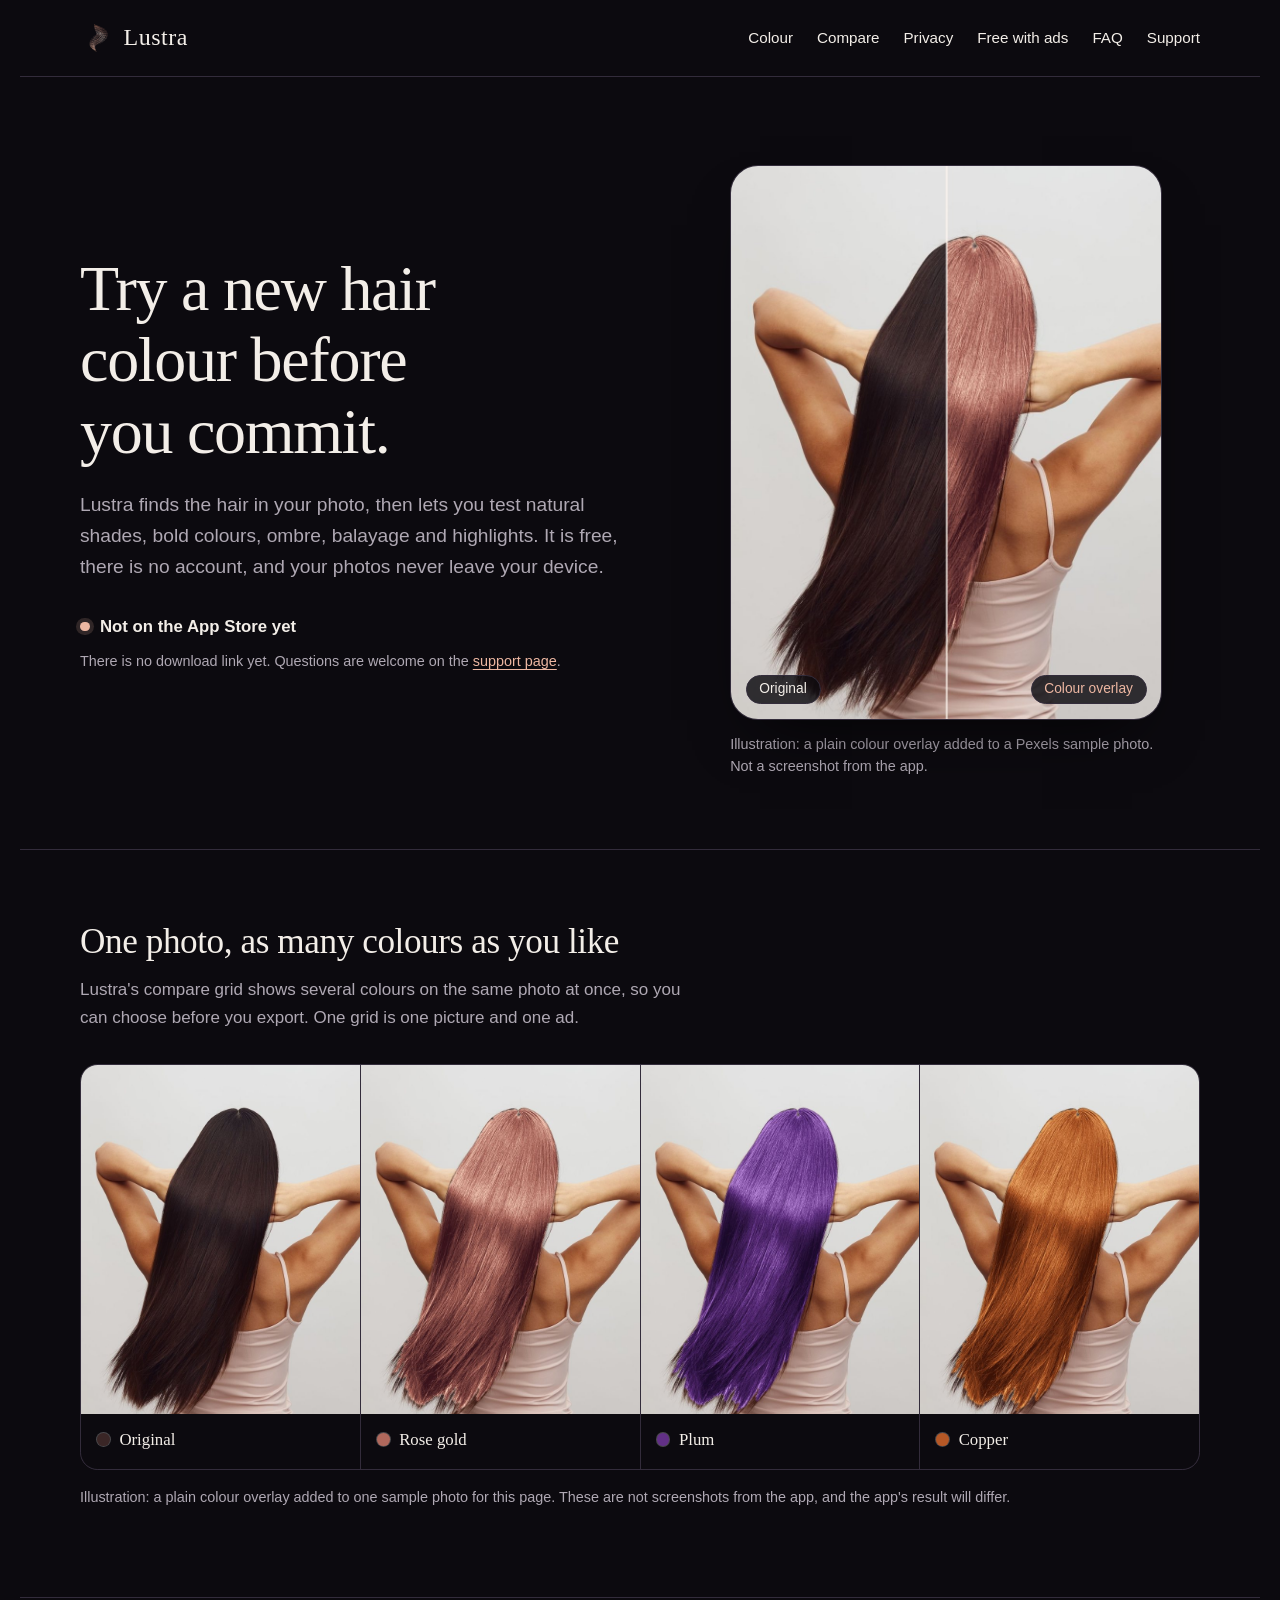
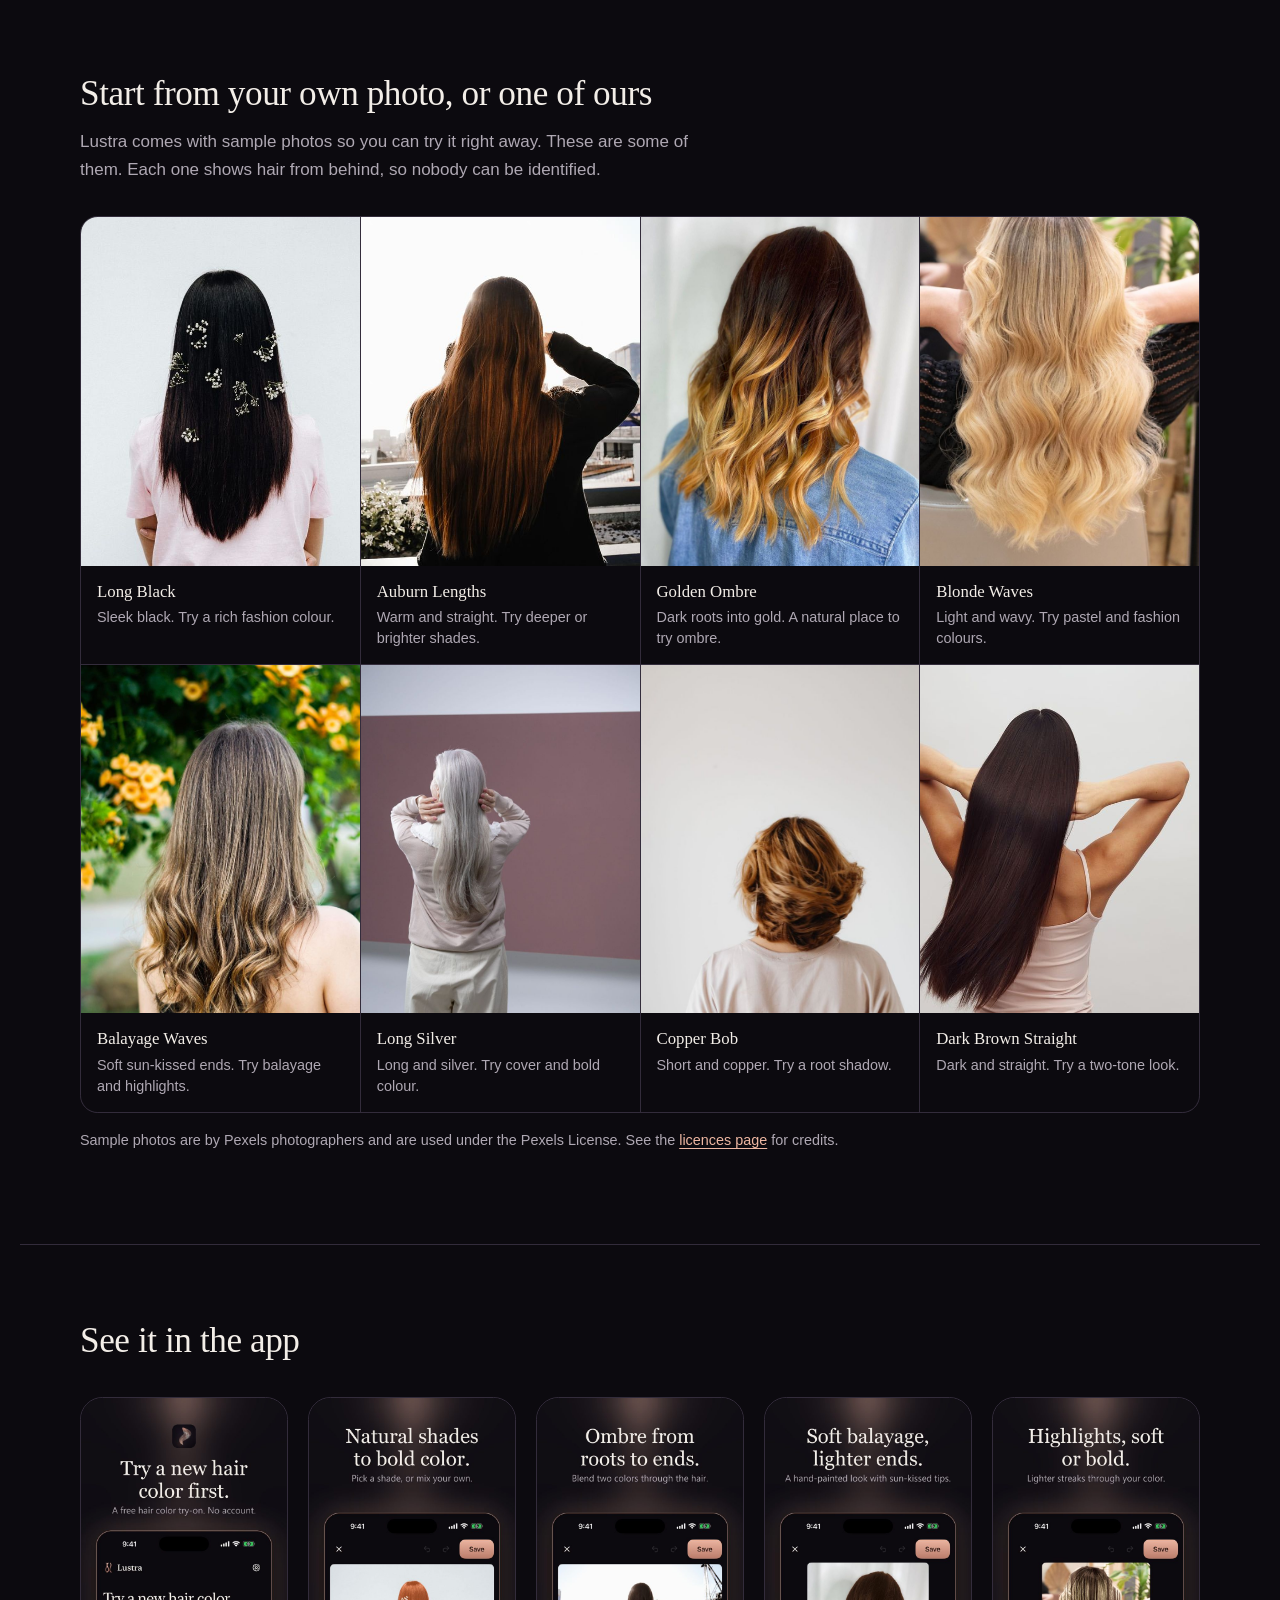
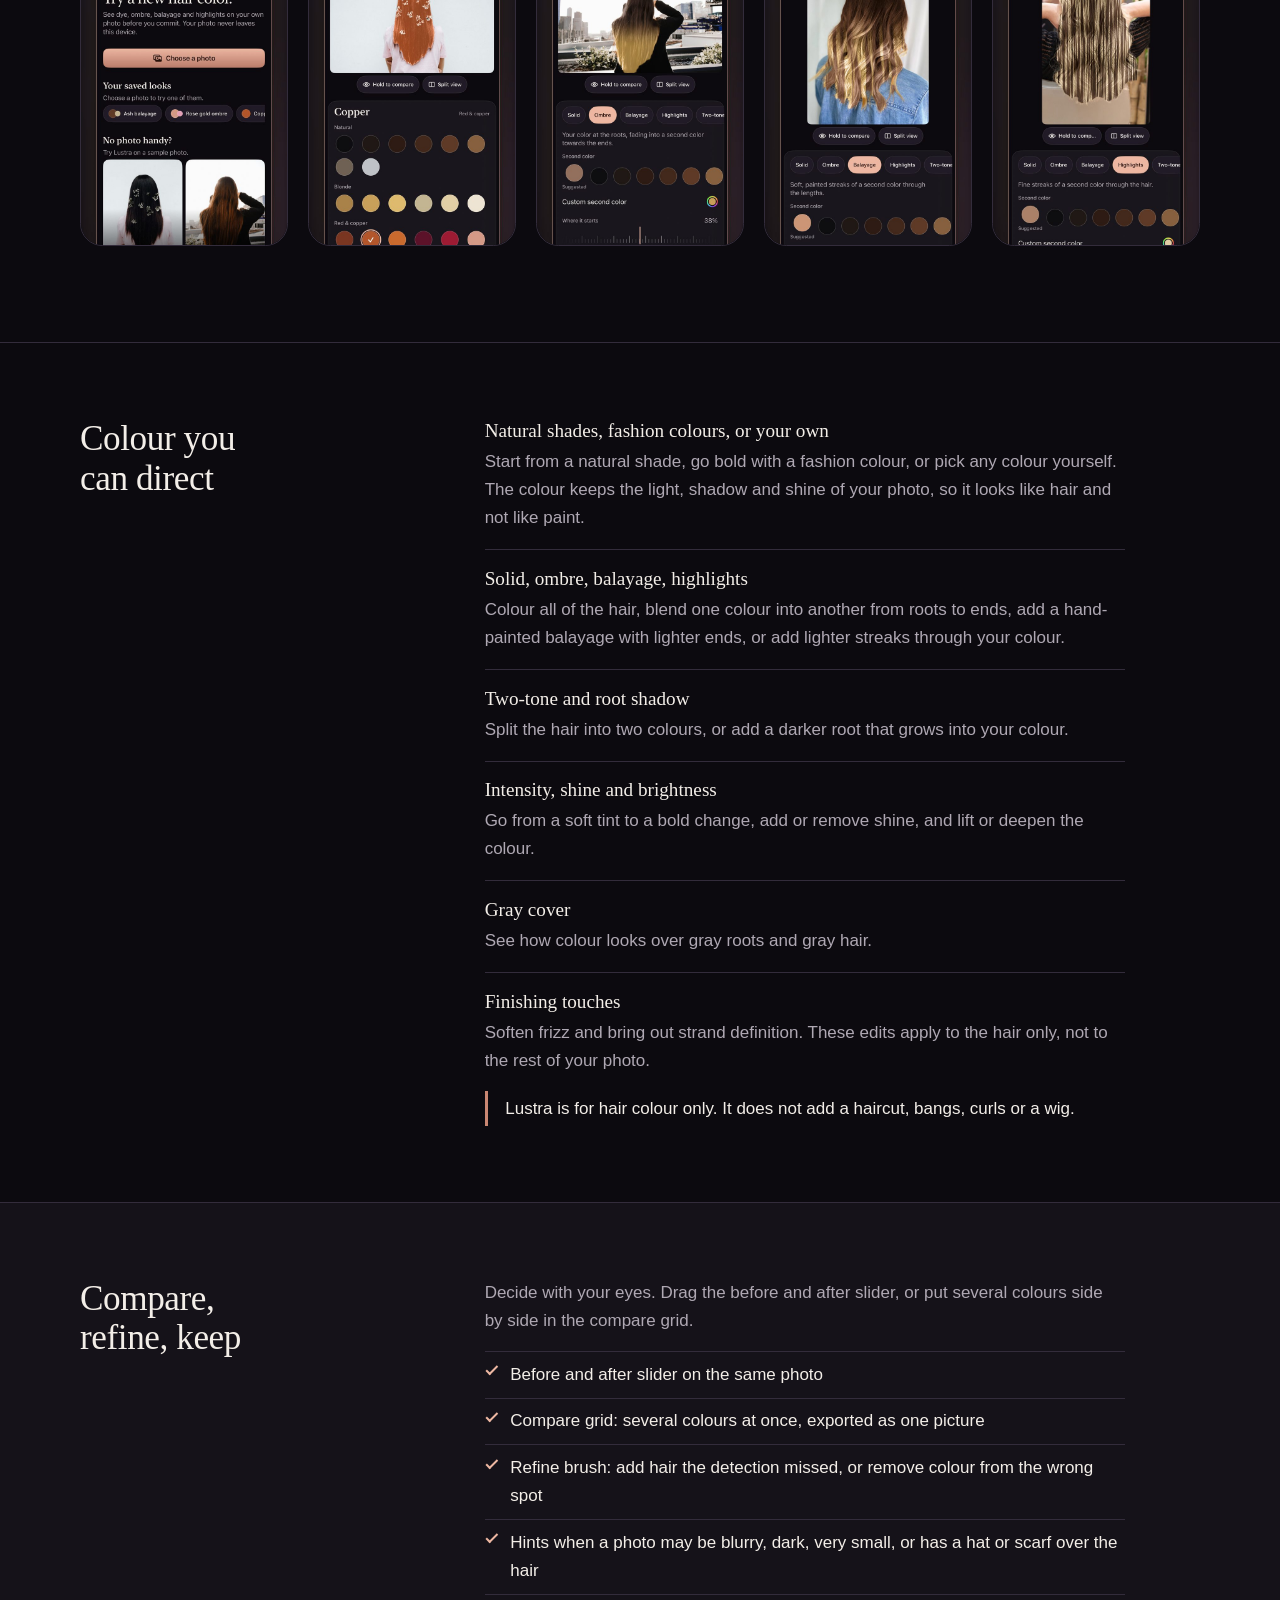
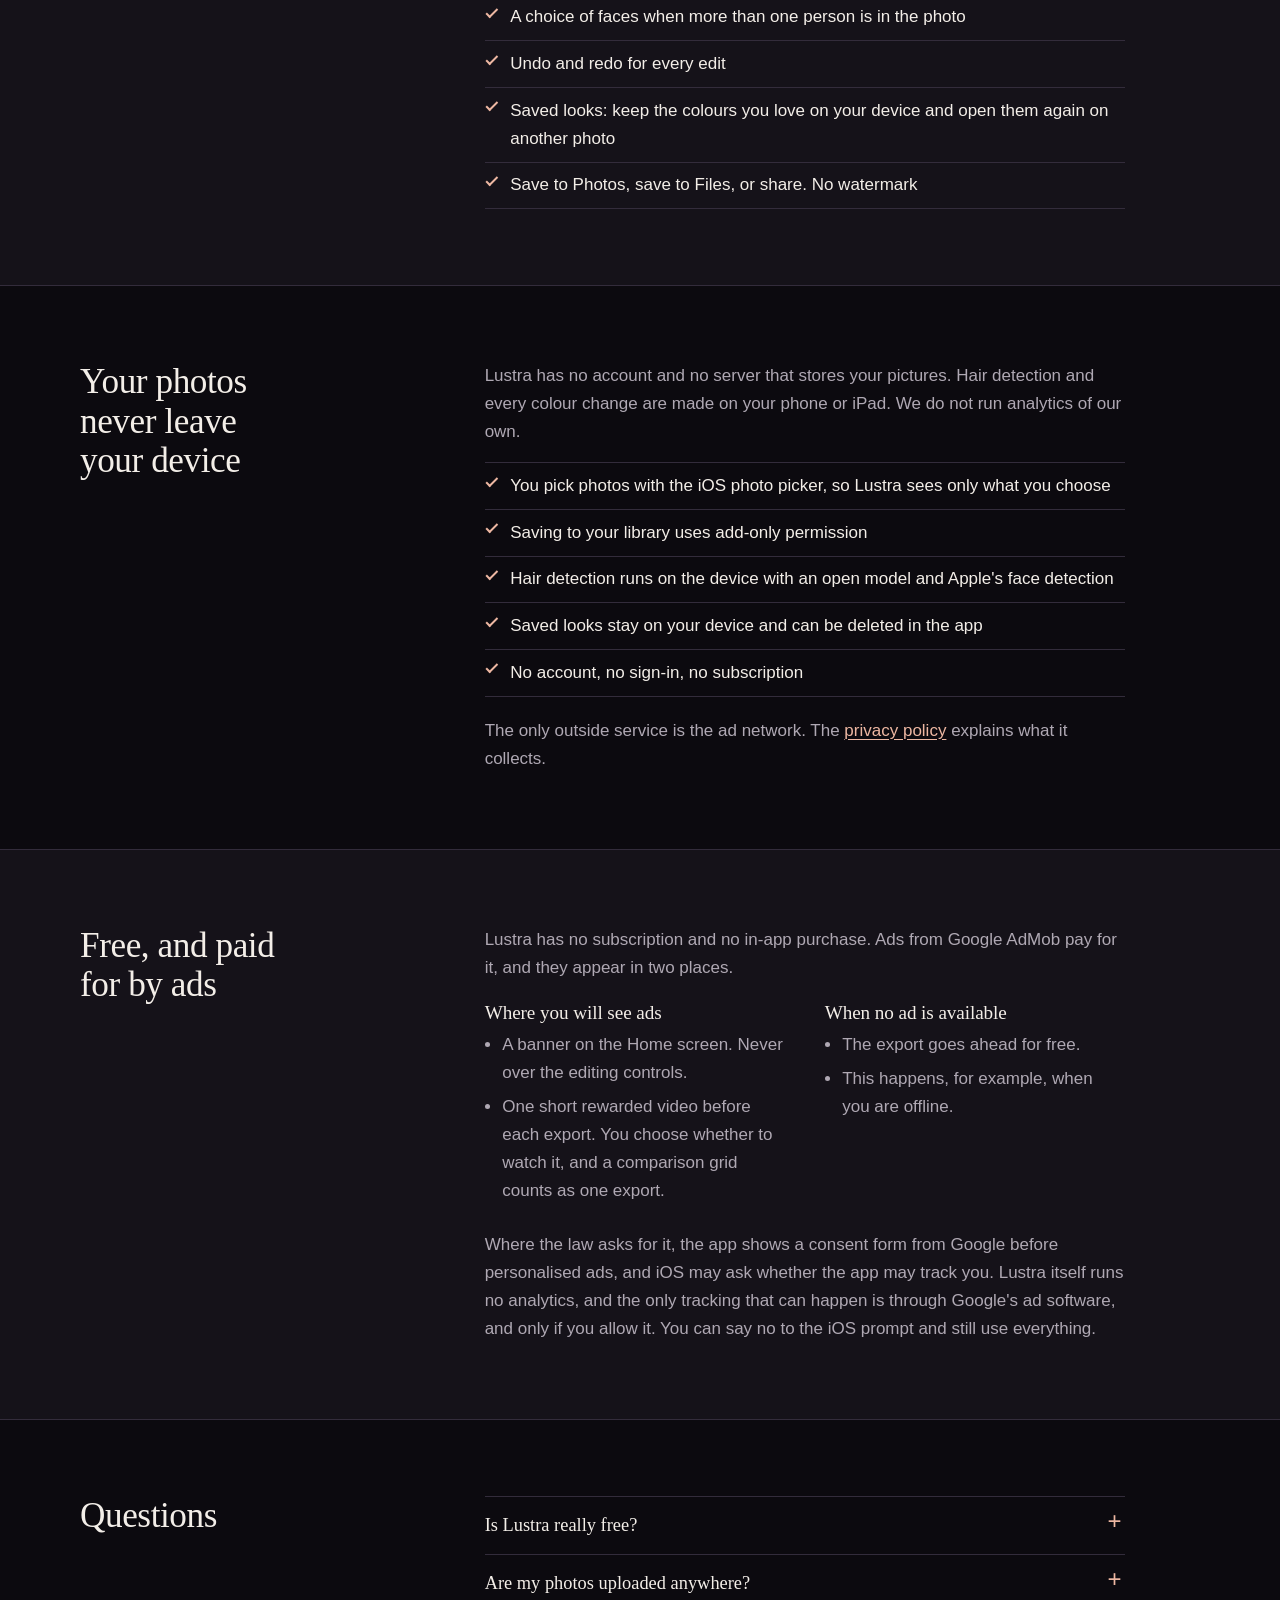
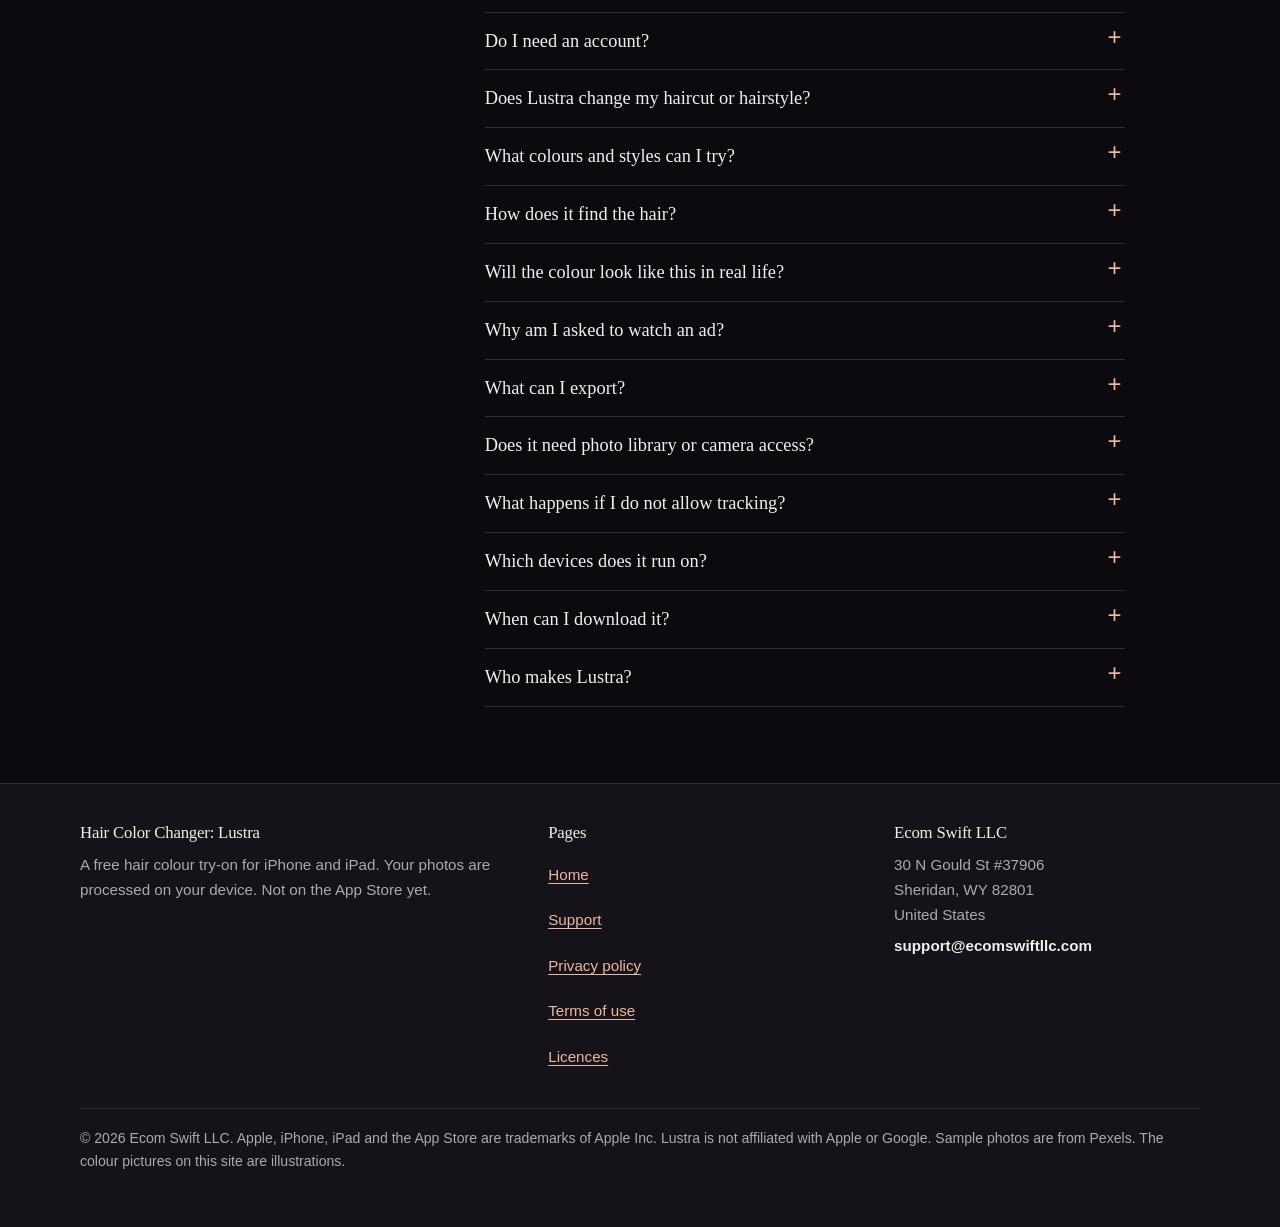
<file: lustra/index.html>
<!doctype html>
<html lang="en">
<head>
<meta charset="utf-8">
<meta name="viewport" content="width=device-width, initial-scale=1, viewport-fit=cover">
<title>Hair Color Changer: Lustra | Try on dye, ombre and highlights</title>
<meta name="description" content="Free hair colour try-on for iPhone and iPad. Try natural and fashion colours, ombre, balayage and highlights on your own photo, compare colours in a grid and save your favourite looks. Made on your device, with no account.">
<link rel="canonical" href="https://ecomswiftllc.github.io/lustra/">
<meta name="theme-color" content="#0C0A0F">
<meta name="color-scheme" content="dark">
<link rel="icon" href="assets/favicon.svg" type="image/svg+xml">
<link rel="icon" href="assets/favicon-32.png" type="image/png" sizes="32x32">
<link rel="apple-touch-icon" href="assets/apple-touch-icon.png">
<meta property="og:type" content="website">
<meta property="og:site_name" content="Hair Color Changer: Lustra">
<meta property="og:title" content="Hair Color Changer: Lustra | Try on dye, ombre and highlights">
<meta property="og:description" content="Free hair colour try-on for iPhone and iPad. Try natural and fashion colours, ombre, balayage and highlights on your own photo, compare colours in a grid and save your favourite looks. Made on your device, with no account.">
<meta property="og:url" content="https://ecomswiftllc.github.io/lustra/">
<meta property="og:image" content="https://ecomswiftllc.github.io/lustra/assets/og-image.png">
<meta property="og:image:width" content="1200">
<meta property="og:image:height" content="630">
<meta property="og:image:alt" content="The Lustra app icon, a lock of hair drawn in rose-gold strands, next to the name Hair Color Changer: Lustra">
<meta name="twitter:card" content="summary_large_image">
<meta name="twitter:title" content="Hair Color Changer: Lustra | Try on dye, ombre and highlights">
<meta name="twitter:description" content="Free hair colour try-on for iPhone and iPad. Try natural and fashion colours, ombre, balayage and highlights on your own photo, compare colours in a grid and save your favourite looks. Made on your device, with no account.">
<meta name="twitter:image" content="https://ecomswiftllc.github.io/lustra/assets/og-image.png">
<link rel="stylesheet" href="assets/site.css">
<script type="application/ld+json">
{
  "@context": "https://schema.org",
  "@type": "SoftwareApplication",
  "name": "Hair Color Changer: Lustra",
  "alternateName": "Lustra",
  "url": "https://ecomswiftllc.github.io/lustra/",
  "applicationCategory": "MultimediaApplication",
  "operatingSystem": "iOS 17.0 or later",
  "description": "A free hair colour try-on for iPhone and iPad. Try natural and fashion colours, ombre, balayage, highlights, two-tone and root shadow on your own photo, compare colours in a grid and save your favourite looks. Hair is detected on the device. Supported by ads.",
  "image": "https://ecomswiftllc.github.io/lustra/assets/icon-512.png",
  "offers": {
    "@type": "Offer",
    "price": "0",
    "priceCurrency": "USD"
  },
  "publisher": {
    "@type": "Organization",
    "name": "Ecom Swift LLC",
    "url": "https://www.ecomswiftllc.com/",
    "address": {
      "@type": "PostalAddress",
      "streetAddress": "30 N Gould St #37906",
      "addressLocality": "Sheridan",
      "addressRegion": "WY",
      "postalCode": "82801",
      "addressCountry": "US"
    }
  },
  "featureList": [
    "Natural shades, fashion colours and a custom colour",
    "Solid, ombre, balayage, highlights, two-tone and root shadow",
    "Intensity, shine and brightness sliders and gray cover",
    "Refine brush to add or remove hair area",
    "Before and after slider",
    "Palette compare grid, exported as one picture",
    "Saved looks on your device",
    "Hair detection on the device, no account"
  ]
}
</script>
<script type="application/ld+json">
{
  "@context": "https://schema.org",
  "@type": "FAQPage",
  "mainEntity": [
    {
      "@type": "Question",
      "name": "Is Lustra really free?",
      "acceptedAnswer": {
        "@type": "Answer",
        "text": "Yes. There is no subscription, no in-app purchase, no paid version and no watermark. Ads from Google AdMob pay for the app: a banner on the Home screen, and one rewarded video that you choose to watch before you export."
      }
    },
    {
      "@type": "Question",
      "name": "Are my photos uploaded anywhere?",
      "acceptedAnswer": {
        "@type": "Answer",
        "text": "No. Finding the hair, changing the colour and saving the picture all happen on your device. We never receive your photos, and nothing is sent to an online editing service."
      }
    },
    {
      "@type": "Question",
      "name": "Do I need an account?",
      "acceptedAnswer": {
        "@type": "Answer",
        "text": "No. There is no sign-in and no sign-up."
      }
    },
    {
      "@type": "Question",
      "name": "Does Lustra change my haircut or hairstyle?",
      "acceptedAnswer": {
        "@type": "Answer",
        "text": "No. Lustra is for hair colour only: it changes the colour, the colour style and the finish of the hair that is already in your photo. It does not add a haircut, bangs, curls or a wig."
      }
    },
    {
      "@type": "Question",
      "name": "What colours and styles can I try?",
      "acceptedAnswer": {
        "@type": "Answer",
        "text": "Natural shades, fashion colours and a custom colour of your own. For each, you can choose a solid colour, ombre, balayage, highlights, two-tone, or a root shadow. Sliders set the intensity, shine and brightness, and a gray cover option shows colour over gray hair."
      }
    },
    {
      "@type": "Question",
      "name": "How does it find the hair?",
      "acceptedAnswer": {
        "@type": "Answer",
        "text": "Lustra uses a hair detection model and Apple's face detection, both running on your device. If the result misses a strand or adds too much, the refine brush lets you add or remove hair area. Lustra also tells you when a photo may be a problem, for example when it is blurry, dark, very small or has more than one face."
      }
    },
    {
      "@type": "Question",
      "name": "Will the colour look like this in real life?",
      "acceptedAnswer": {
        "@type": "Answer",
        "text": "Lustra shows a preview. Real dye depends on your starting colour, your hair's condition and the light, so treat the preview as inspiration and talk to your hairdresser before you colour your hair."
      }
    },
    {
      "@type": "Question",
      "name": "Why am I asked to watch an ad?",
      "acceptedAnswer": {
        "@type": "Answer",
        "text": "Before you export a picture, the app offers one short video that you choose to watch. One watched ad covers one export, and a comparison grid counts as one export. If you choose Not now, nothing is exported and you can try again any time. If no ad is available, for example when you are offline, the export goes ahead anyway. Editing never needs an ad."
      }
    },
    {
      "@type": "Question",
      "name": "What can I export?",
      "acceptedAnswer": {
        "@type": "Answer",
        "text": "The finished picture, a before and after view, or a comparison grid of several colours. You can save to Photos, save to Files, or share. There is no watermark."
      }
    },
    {
      "@type": "Question",
      "name": "Does it need photo library or camera access?",
      "acceptedAnswer": {
        "@type": "Answer",
        "text": "Not to edit. You pick a photo with the iOS photo picker, and Lustra sees only the ones you choose. To save a result, the app asks for add-only permission, which lets it add pictures and does not let it read your library. The camera is used only if you choose to take a photo."
      }
    },
    {
      "@type": "Question",
      "name": "What happens if I do not allow tracking?",
      "acceptedAnswer": {
        "@type": "Answer",
        "text": "The app works the same. The ads you see will be less personalised. You can change the choice any time in iOS Settings under Privacy and Security, then Tracking. Lustra itself runs no analytics. If you allow tracking, only Google's ad software may use your advertising identifier for ads."
      }
    },
    {
      "@type": "Question",
      "name": "Which devices does it run on?",
      "acceptedAnswer": {
        "@type": "Answer",
        "text": "iPhone and iPad with iOS 17 or iPadOS 17 or later."
      }
    },
    {
      "@type": "Question",
      "name": "When can I download it?",
      "acceptedAnswer": {
        "@type": "Answer",
        "text": "Lustra is not on the App Store yet, so there is no download link. This page will link to the App Store listing once the app is available."
      }
    },
    {
      "@type": "Question",
      "name": "Who makes Lustra?",
      "acceptedAnswer": {
        "@type": "Answer",
        "text": "Ecom Swift LLC, a company registered in Wyoming, United States. You can reach us on the support page."
      }
    }
  ]
}
</script>
</head>
<body>
<a class="skip" href="#main">Skip to content</a>
<header class="site-header">
  <div class="wrap">
    <a class="brand" href="./"><img src="assets/lustra-mark.svg" alt="" width="34" height="34">Lustra</a>
    <nav class="nav" aria-label="Main">
      <a href="./#colour">Colour</a>
      <a href="./#compare">Compare</a>
      <a href="./#private">Privacy</a>
      <a href="./#free">Free with ads</a>
      <a href="./#faq">FAQ</a>
      <a href="support/">Support</a>
    </nav>
  </div>
</header>

<main id="main">
  <section class="hero" aria-labelledby="h1">
    <div class="wrap">
      <div>
        <h1 id="h1">Try a new hair colour before you commit.</h1>
        <p class="lede">Lustra finds the hair in your photo, then lets you test natural shades, bold colours, ombre, balayage and highlights. It is free, there is no account, and your photos never leave your device.</p>
        <p class="status">Not on the App Store yet</p>
        <p class="small hero-note">There is no download link yet. Questions are welcome on the <a href="support/">support page</a>.</p>
      </div>
      <figure class="compare">
        <div class="frame">
          <img src="assets/recolour/split.jpg" width="900" height="1157" alt="A sample photo of long dark hair seen from behind. The left half is the original photo. The right half has a rose-gold colour overlay on the hair.">
          <span class="tag l">Original</span><span class="tag r">Colour overlay</span>
        </div>
        <figcaption>Illustration: a plain colour overlay added to a Pexels sample photo. Not a screenshot from the app.</figcaption>
      </figure>
    </div>
  </section>

  <section class="palette-section" aria-labelledby="h-palette">
    <div class="wrap">
      <div class="palette-head">
        <h2 id="h-palette">One photo, as many colours as you like</h2>
        <p>Lustra's compare grid shows several colours on the same photo at once, so you can choose before you export. One grid is one picture and one ad.</p>
      </div>
      <ul class="palette">
        <li><figure><img src="assets/recolour/original.jpg" alt="Long dark brown hair seen from behind, the unchanged sample photo" width="720" height="926" loading="lazy" decoding="async"><figcaption><i style="background:#3A2626" aria-hidden="true"></i>Original</figcaption></figure></li>
        <li><figure><img src="assets/recolour/rose.jpg" alt="The same photo with a rose-gold colour overlay on the hair" width="720" height="926" loading="lazy" decoding="async"><figcaption><i style="background:#B0685C" aria-hidden="true"></i>Rose gold</figcaption></figure></li>
        <li><figure><img src="assets/recolour/plum.jpg" alt="The same photo with a plum colour overlay on the hair" width="720" height="926" loading="lazy" decoding="async"><figcaption><i style="background:#623086" aria-hidden="true"></i>Plum</figcaption></figure></li>
        <li><figure><img src="assets/recolour/copper.jpg" alt="The same photo with a copper colour overlay on the hair" width="720" height="926" loading="lazy" decoding="async"><figcaption><i style="background:#B65826" aria-hidden="true"></i>Copper</figcaption></figure></li>
      </ul>
      <p class="small palette-note">Illustration: a plain colour overlay added to one sample photo for this page. These are not screenshots from the app, and the app's result will differ.</p>
    </div>
  </section>

  <section class="reel-section" aria-labelledby="h-reel">
    <div class="wrap">
      <div class="reel-head">
        <h2 id="h-reel">Start from your own photo, or one of ours</h2>
        <p>Lustra comes with sample photos so you can try it right away. These are some of them. Each one shows hair from behind, so nobody can be identified.</p>
      </div>
      <ul class="reel">
        <li><figure><img src="assets/photos/long-black-back.jpg" alt="Long straight black hair with small white flowers, seen from behind" width="1000" height="667" loading="lazy" decoding="async"><figcaption><strong>Long Black</strong><span>Sleek black. Try a rich fashion colour.</span></figcaption></figure></li>
        <li><figure><img src="assets/photos/auburn-straight-back.jpg" alt="Long straight auburn hair seen from behind against a city skyline" width="1000" height="667" loading="lazy" decoding="async"><figcaption><strong>Auburn Lengths</strong><span>Warm and straight. Try deeper or brighter shades.</span></figcaption></figure></li>
        <li><figure><img src="assets/photos/ombre-golden-back.jpg" alt="A woman seen from behind with dark roots fading into golden ombre waves, in a denim jacket" width="1000" height="667" loading="lazy" decoding="async"><figcaption><strong>Golden Ombre</strong><span>Dark roots into gold. A natural place to try ombre.</span></figcaption></figure></li>
        <li><figure><img src="assets/photos/blonde-wavy-back.jpg" alt="Long blonde wavy hair seen from behind" width="1000" height="667" loading="lazy" decoding="async"><figcaption><strong>Blonde Waves</strong><span>Light and wavy. Try pastel and fashion colours.</span></figcaption></figure></li>
        <li><figure><img src="assets/photos/balayage-wavy-back.jpg" alt="Long brown wavy hair with lighter sun-kissed ends, seen from behind" width="1000" height="667" loading="lazy" decoding="async"><figcaption><strong>Balayage Waves</strong><span>Soft sun-kissed ends. Try balayage and highlights.</span></figcaption></figure></li>
        <li><figure><img src="assets/photos/silver-long-back.jpg" alt="A woman seen from behind with very long silver-gray hair, hands raised to her head" width="1000" height="667" loading="lazy" decoding="async"><figcaption><strong>Long Silver</strong><span>Long and silver. Try cover and bold colour.</span></figcaption></figure></li>
        <li><figure><img src="assets/photos/copper-bob-back.jpg" alt="A short copper-coloured bob seen from behind" width="1000" height="667" loading="lazy" decoding="async"><figcaption><strong>Copper Bob</strong><span>Short and copper. Try a root shadow.</span></figcaption></figure></li>
        <li><figure><img src="assets/photos/dark-brown-straight-back.jpg" alt="Long straight dark brown hair seen from behind" width="1000" height="667" loading="lazy" decoding="async"><figcaption><strong>Dark Brown Straight</strong><span>Dark and straight. Try a two-tone look.</span></figcaption></figure></li>
      </ul>
      <p class="small reel-note">Sample photos are by Pexels photographers and are used under the Pexels License. See the <a href="licenses/">licences page</a> for credits.</p>
    </div>
  </section>

  <section class="reel-section" aria-labelledby="h-shots">
    <div class="wrap">
      <div class="reel-head"><h2 id="h-shots">See it in the app</h2></div>
      <ul class="shots">
        <li><img src="assets/shots/slide-01.jpg" alt="Lustra on iPhone: the Home screen with sample photos" width="660" loading="lazy" decoding="async"></li>
        <li><img src="assets/shots/slide-02.jpg" alt="Lustra on iPhone: choosing a hair colour" width="660" loading="lazy" decoding="async"></li>
        <li><img src="assets/shots/slide-03.jpg" alt="Lustra on iPhone: an ombre colour style" width="660" loading="lazy" decoding="async"></li>
        <li><img src="assets/shots/slide-04.jpg" alt="Lustra on iPhone: a balayage colour style" width="660" loading="lazy" decoding="async"></li>
        <li><img src="assets/shots/slide-05.jpg" alt="Lustra on iPhone: a highlights colour style" width="660" loading="lazy" decoding="async"></li>
        <li><img src="assets/shots/slide-06.jpg" alt="Lustra on iPhone: the palette compare grid" width="660" loading="lazy" decoding="async"></li>
      </ul>
    </div>
  </section>

  <section class="section" id="colour" aria-labelledby="h-colour">
    <div class="wrap">
      <h2 id="h-colour">Colour you can direct</h2>
      <div class="section-body">
        <dl class="defs">
          <div><dt>Natural shades, fashion colours, or your own</dt><dd>Start from a natural shade, go bold with a fashion colour, or pick any colour yourself. The colour keeps the light, shadow and shine of your photo, so it looks like hair and not like paint.</dd></div>
          <div><dt>Solid, ombre, balayage, highlights</dt><dd>Colour all of the hair, blend one colour into another from roots to ends, add a hand-painted balayage with lighter ends, or add lighter streaks through your colour.</dd></div>
          <div><dt>Two-tone and root shadow</dt><dd>Split the hair into two colours, or add a darker root that grows into your colour.</dd></div>
          <div><dt>Intensity, shine and brightness</dt><dd>Go from a soft tint to a bold change, add or remove shine, and lift or deepen the colour.</dd></div>
          <div><dt>Gray cover</dt><dd>See how colour looks over gray roots and gray hair.</dd></div>
          <div><dt>Finishing touches</dt><dd>Soften frizz and bring out strand definition. These edits apply to the hair only, not to the rest of your photo.</dd></div>
        </dl>
        <p class="disclaimer">Lustra is for hair colour only. It does not add a haircut, bangs, curls or a wig.</p>
      </div>
    </div>
  </section>

  <section class="section band" id="compare" aria-labelledby="h-compare">
    <div class="wrap">
      <h2 id="h-compare">Compare, refine, keep</h2>
      <div class="section-body">
        <p>Decide with your eyes. Drag the before and after slider, or put several colours side by side in the compare grid.</p>
        <ul class="checks">
          <li>Before and after slider on the same photo</li>
          <li>Compare grid: several colours at once, exported as one picture</li>
          <li>Refine brush: add hair the detection missed, or remove colour from the wrong spot</li>
          <li>Hints when a photo may be blurry, dark, very small, or has a hat or scarf over the hair</li>
          <li>A choice of faces when more than one person is in the photo</li>
          <li>Undo and redo for every edit</li>
          <li>Saved looks: keep the colours you love on your device and open them again on another photo</li>
          <li>Save to Photos, save to Files, or share. No watermark</li>
        </ul>
      </div>
    </div>
  </section>

  <section class="section" id="private" aria-labelledby="h-private">
    <div class="wrap">
      <h2 id="h-private">Your photos never leave your device</h2>
      <div class="section-body">
        <p>Lustra has no account and no server that stores your pictures. Hair detection and every colour change are made on your phone or iPad. We do not run analytics of our own.</p>
        <ul class="checks">
          <li>You pick photos with the iOS photo picker, so Lustra sees only what you choose</li>
          <li>Saving to your library uses add-only permission</li>
          <li>Hair detection runs on the device with an open model and Apple's face detection</li>
          <li>Saved looks stay on your device and can be deleted in the app</li>
          <li>No account, no sign-in, no subscription</li>
        </ul>
        <p>The only outside service is the ad network. The <a href="privacy/">privacy policy</a> explains what it collects.</p>
      </div>
    </div>
  </section>

  <section class="section band" id="free" aria-labelledby="h-free">
    <div class="wrap">
      <h2 id="h-free">Free, and paid for by ads</h2>
      <div class="section-body">
        <p>Lustra has no subscription and no in-app purchase. Ads from Google AdMob pay for it, and they appear in two places.</p>
        <div class="split">
          <div>
            <h3>Where you will see ads</h3>
            <ul>
              <li>A banner on the Home screen. Never over the editing controls.</li>
              <li>One short rewarded video before each export. You choose whether to watch it, and a comparison grid counts as one export.</li>
            </ul>
          </div>
          <div>
            <h3>When no ad is available</h3>
            <ul>
              <li>The export goes ahead for free.</li>
              <li>This happens, for example, when you are offline.</li>
            </ul>
          </div>
        </div>
        <p>Where the law asks for it, the app shows a consent form from Google before personalised ads, and iOS may ask whether the app may track you. Lustra itself runs no analytics, and the only tracking that can happen is through Google's ad software, and only if you allow it. You can say no to the iOS prompt and still use everything.</p>
      </div>
    </div>
  </section>

  <section class="section faq" id="faq" aria-labelledby="h-faq">
    <div class="wrap">
      <h2 id="h-faq">Questions</h2>
      <div class="section-body">
        <details><summary>Is Lustra really free?</summary><div class="answer"><p>Yes. There is no subscription, no in-app purchase, no paid version and no watermark. Ads from Google AdMob pay for the app: a banner on the Home screen, and one rewarded video that you choose to watch before you export.</p></div></details>
        <details><summary>Are my photos uploaded anywhere?</summary><div class="answer"><p>No. Finding the hair, changing the colour and saving the picture all happen on your device. We never receive your photos, and nothing is sent to an online editing service.</p></div></details>
        <details><summary>Do I need an account?</summary><div class="answer"><p>No. There is no sign-in and no sign-up.</p></div></details>
        <details><summary>Does Lustra change my haircut or hairstyle?</summary><div class="answer"><p>No. Lustra is for hair colour only: it changes the colour, the colour style and the finish of the hair that is already in your photo. It does not add a haircut, bangs, curls or a wig.</p></div></details>
        <details><summary>What colours and styles can I try?</summary><div class="answer"><p>Natural shades, fashion colours and a custom colour of your own. For each, you can choose a solid colour, ombre, balayage, highlights, two-tone, or a root shadow. Sliders set the intensity, shine and brightness, and a gray cover option shows colour over gray hair.</p></div></details>
        <details><summary>How does it find the hair?</summary><div class="answer"><p>Lustra uses a hair detection model and Apple's face detection, both running on your device. If the result misses a strand or adds too much, the refine brush lets you add or remove hair area. Lustra also tells you when a photo may be a problem, for example when it is blurry, dark, very small or has more than one face.</p></div></details>
        <details><summary>Will the colour look like this in real life?</summary><div class="answer"><p>Lustra shows a preview. Real dye depends on your starting colour, your hair's condition and the light, so treat the preview as inspiration and talk to your hairdresser before you colour your hair.</p></div></details>
        <details><summary>Why am I asked to watch an ad?</summary><div class="answer"><p>Before you export a picture, the app offers one short video that you choose to watch. One watched ad covers one export, and a comparison grid counts as one export. If you choose Not now, nothing is exported and you can try again any time. If no ad is available, for example when you are offline, the export goes ahead anyway. Editing never needs an ad.</p></div></details>
        <details><summary>What can I export?</summary><div class="answer"><p>The finished picture, a before and after view, or a comparison grid of several colours. You can save to Photos, save to Files, or share. There is no watermark.</p></div></details>
        <details><summary>Does it need photo library or camera access?</summary><div class="answer"><p>Not to edit. You pick a photo with the iOS photo picker, and Lustra sees only the ones you choose. To save a result, the app asks for add-only permission, which lets it add pictures and does not let it read your library. The camera is used only if you choose to take a photo.</p></div></details>
        <details><summary>What happens if I do not allow tracking?</summary><div class="answer"><p>The app works the same. The ads you see will be less personalised. You can change the choice any time in iOS Settings under Privacy and Security, then Tracking. Lustra itself runs no analytics. If you allow tracking, only Google's ad software may use your advertising identifier for ads.</p></div></details>
        <details><summary>Which devices does it run on?</summary><div class="answer"><p>iPhone and iPad with iOS 17 or iPadOS 17 or later.</p></div></details>
        <details><summary>When can I download it?</summary><div class="answer"><p>Lustra is not on the App Store yet, so there is no download link. This page will link to the App Store listing once the app is available.</p></div></details>
        <details><summary>Who makes Lustra?</summary><div class="answer"><p>Ecom Swift LLC, a company registered in Wyoming, United States. You can reach us on the <a href="support/">support page</a>.</p></div></details>
      </div>
    </div>
  </section>
</main>
<footer class="site-footer">
  <div class="wrap">
    <div>
      <h2>Hair Color Changer: Lustra</h2>
      <p>A free hair colour try-on for iPhone and iPad. Your photos are processed on your device. Not on the App Store yet.</p>
    </div>
    <nav aria-label="Footer">
      <h2>Pages</h2>
      <ul>
        <li><a href="./">Home</a></li>
        <li><a href="support/">Support</a></li>
        <li><a href="privacy/">Privacy policy</a></li>
        <li><a href="terms/">Terms of use</a></li>
        <li><a href="licenses/">Licences</a></li>
      </ul>
    </nav>
    <div>
      <h2>Ecom Swift LLC</h2>
      <p>30 N Gould St #37906<br>Sheridan, WY 82801<br>United States</p>
      <p class="email">support@ecomswiftllc.com</p>
    </div>
    <p class="legalline">&copy; 2026 Ecom Swift LLC. Apple, iPhone, iPad and the App Store are trademarks of Apple Inc. Lustra is not affiliated with Apple or Google. Sample photos are from Pexels. The colour pictures on this site are illustrations.</p>
  </div>
</footer>
</body>
</html>
</file>
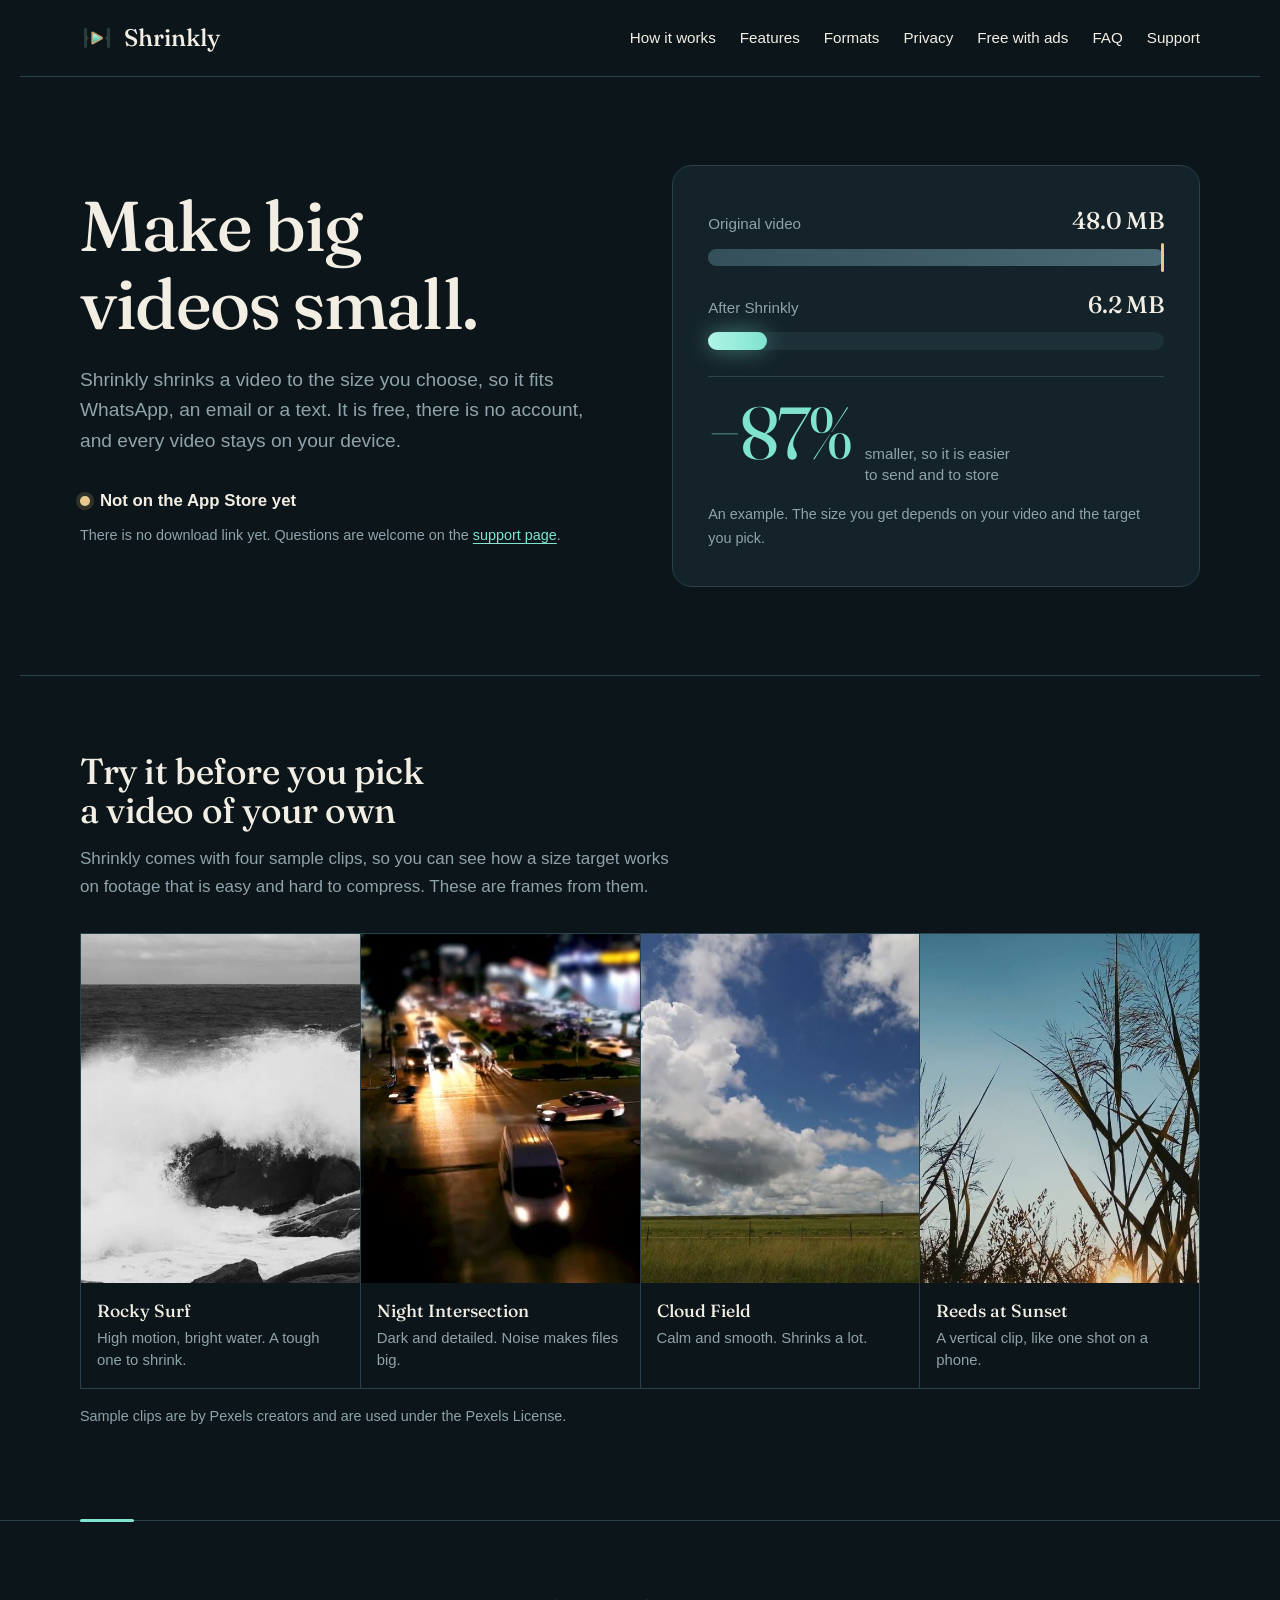
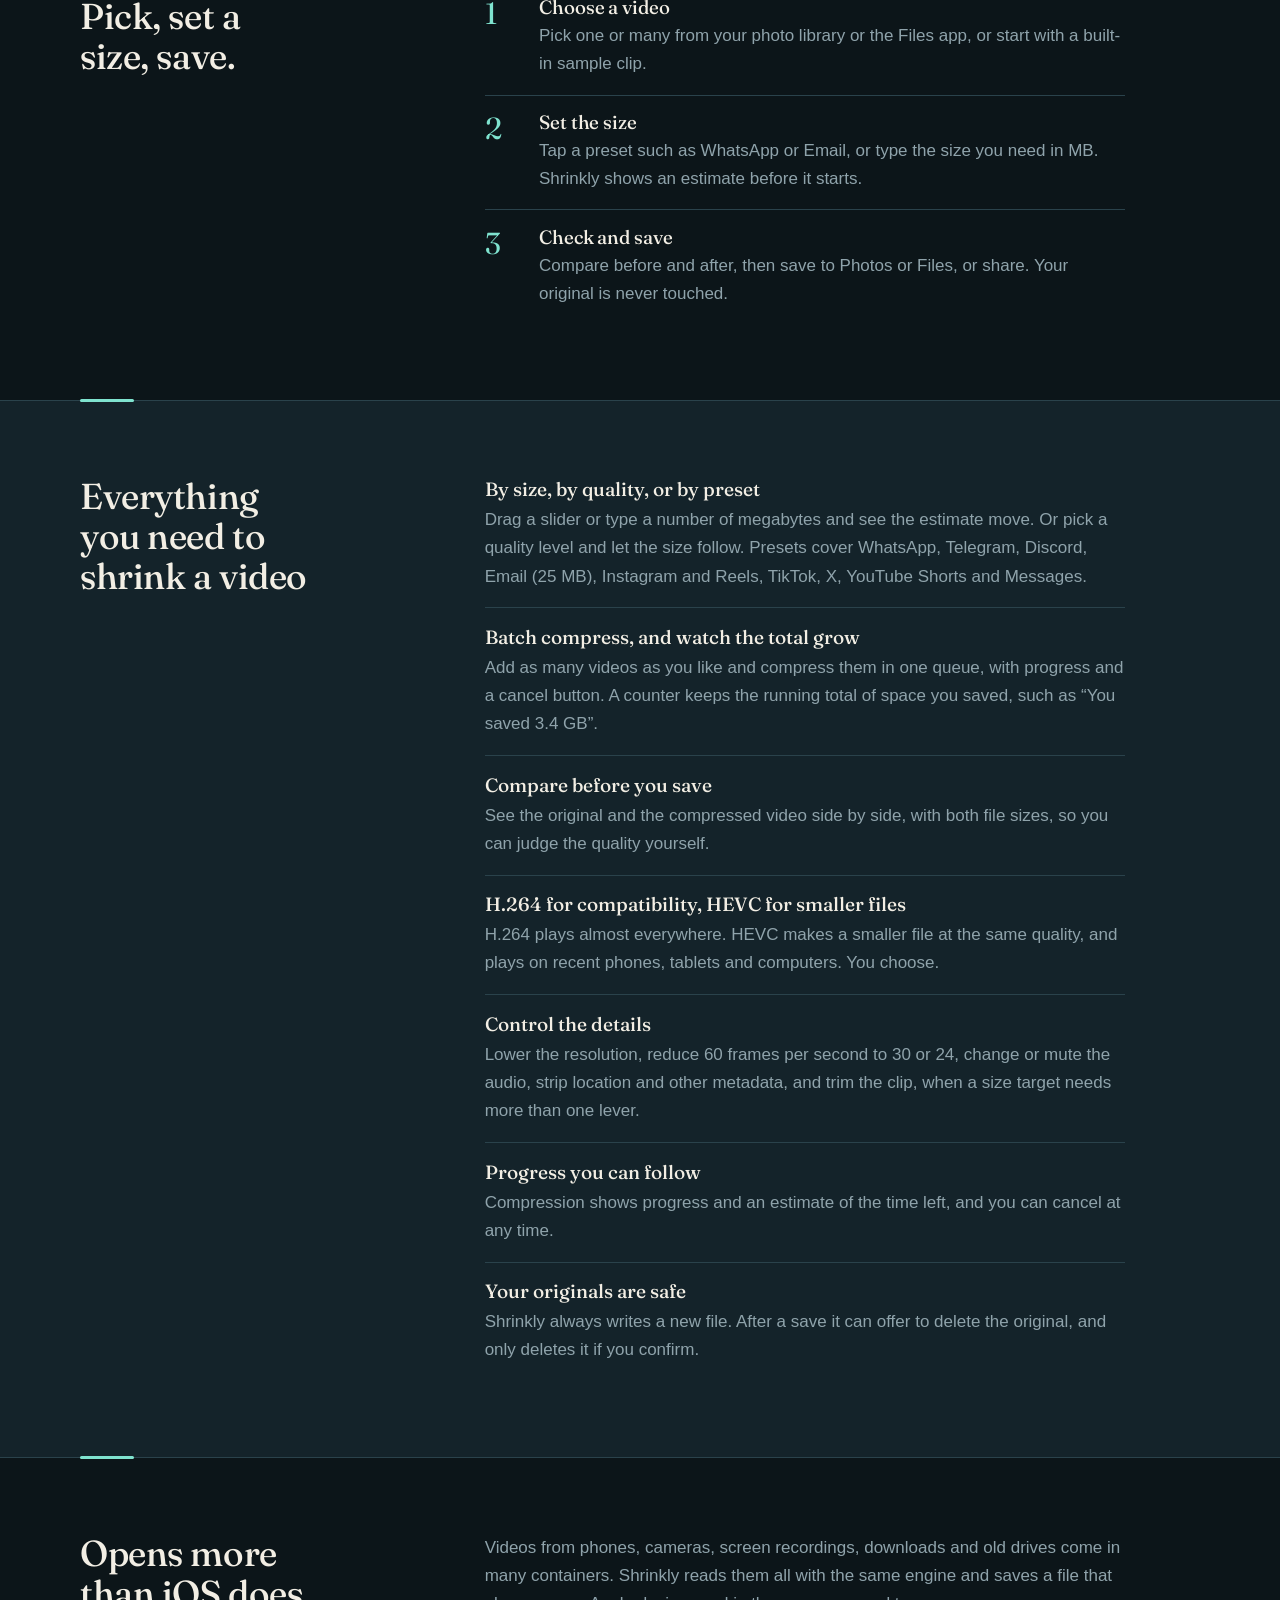
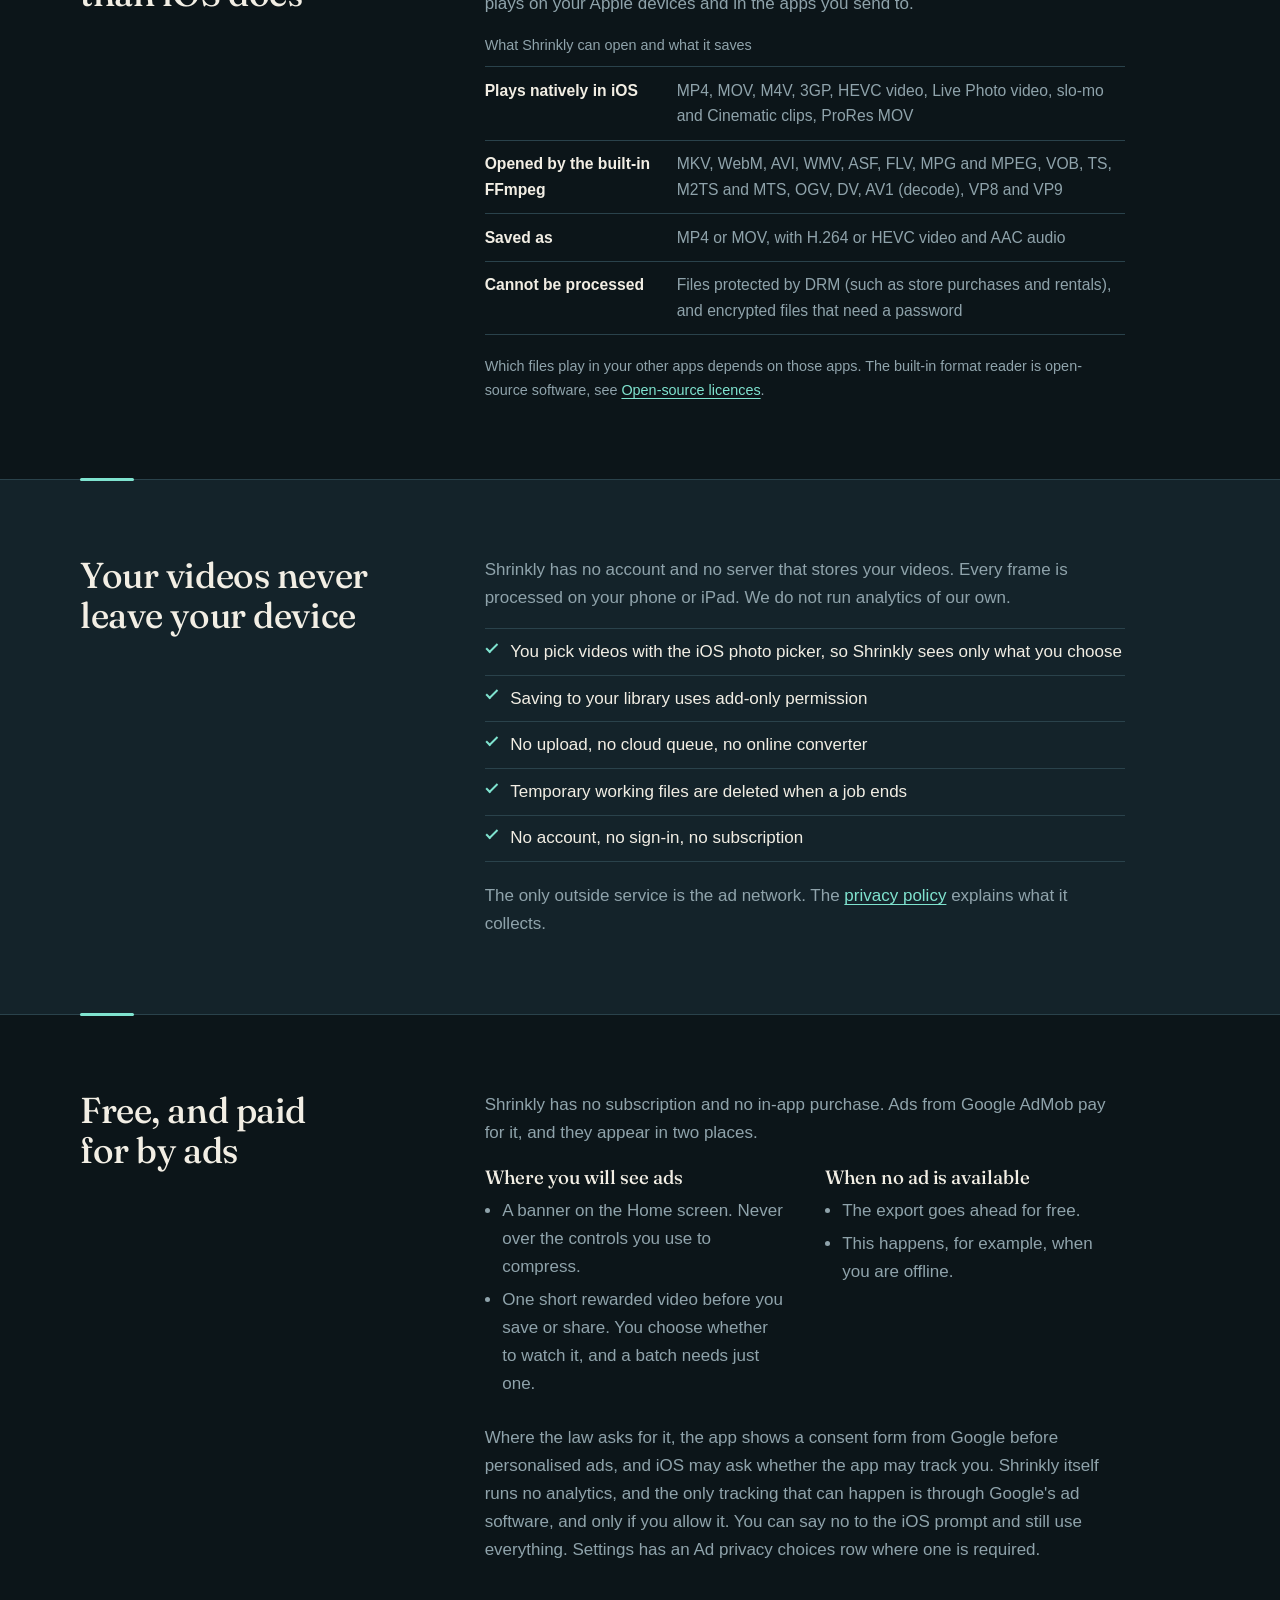
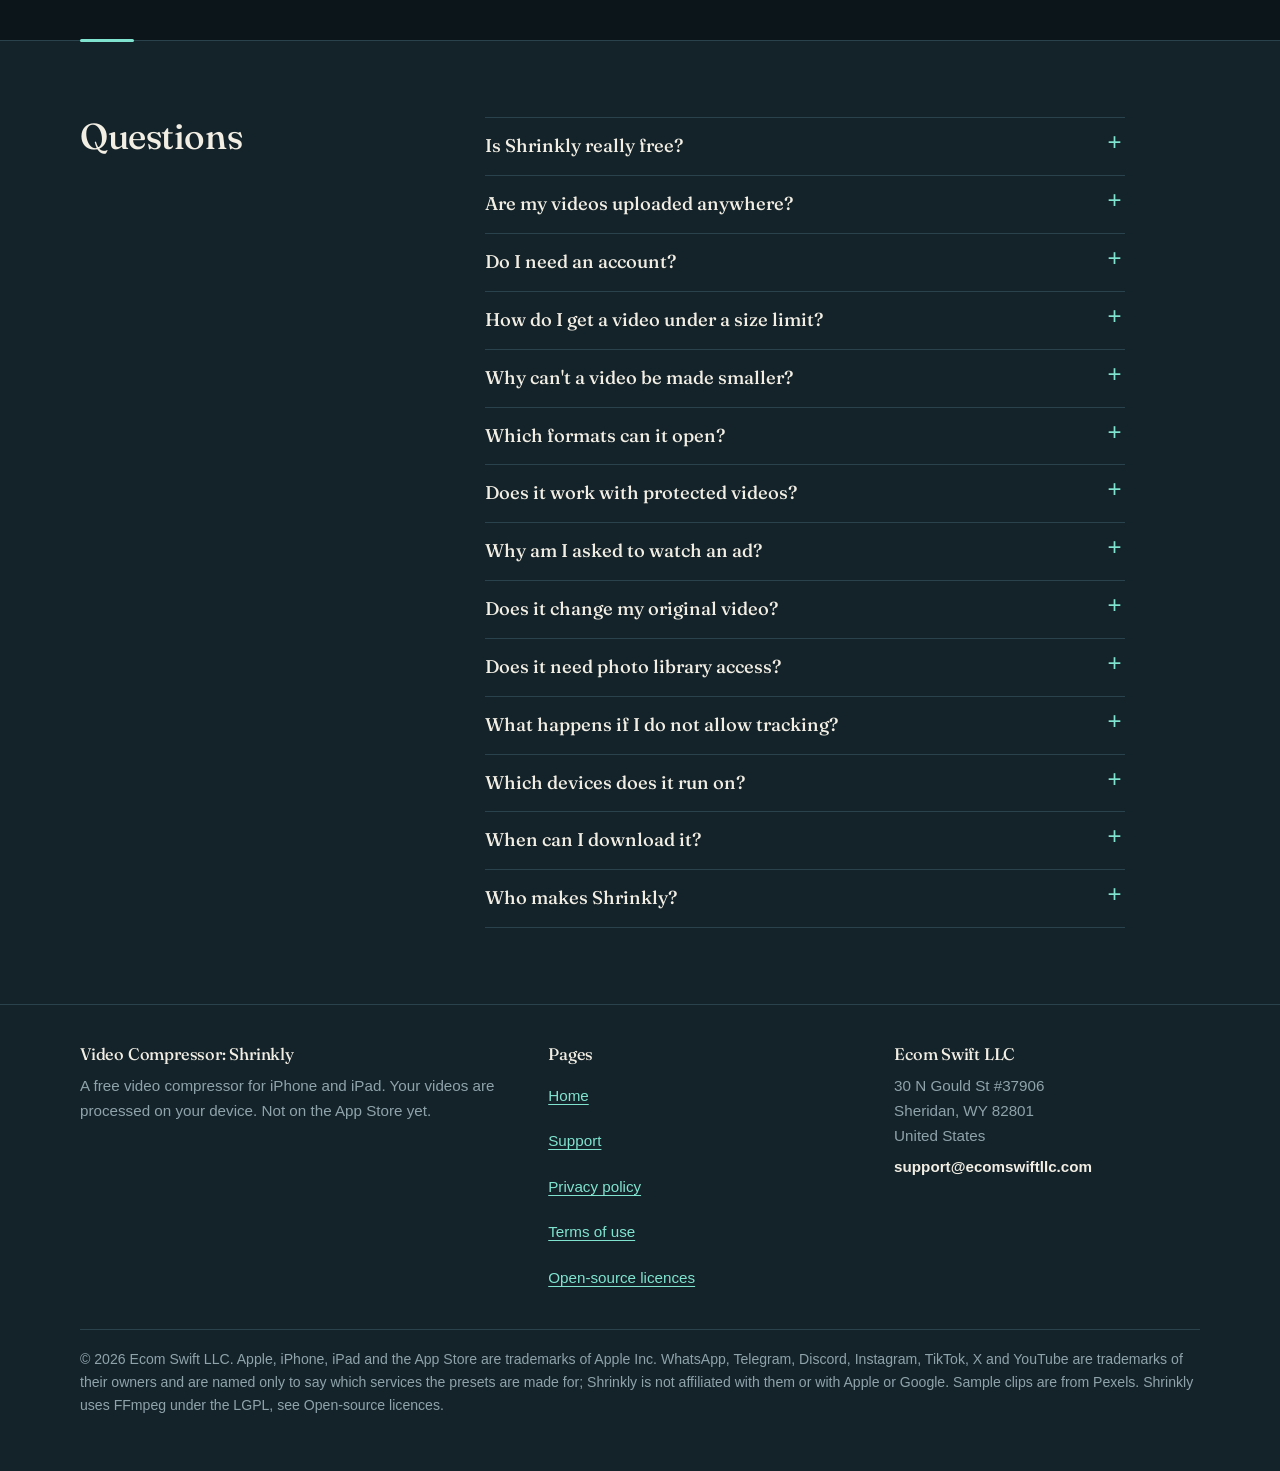
<file: shrinkly/index.html>
<!doctype html>
<html lang="en">
<head>
<meta charset="utf-8">
<meta name="viewport" content="width=device-width, initial-scale=1, viewport-fit=cover">
<title>Video Compressor: Shrinkly | Make big videos small</title>
<meta name="description" content="Free video compressor for iPhone and iPad. Shrink a video to a size in MB for WhatsApp, email or Messages, compress a batch, compare before and after, and keep every video on your device. No account.">
<link rel="canonical" href="https://ecomswiftllc.github.io/shrinkly/">
<meta name="theme-color" content="#0C1519">
<meta name="color-scheme" content="dark">
<link rel="icon" href="assets/favicon.svg" type="image/svg+xml">
<link rel="icon" href="assets/favicon-32.png" type="image/png" sizes="32x32">
<link rel="apple-touch-icon" href="assets/apple-touch-icon.png">
<link rel="preload" href="assets/fonts/fraunces-latin.woff2" as="font" type="font/woff2" crossorigin>
<meta property="og:type" content="website">
<meta property="og:site_name" content="Video Compressor: Shrinkly">
<meta property="og:title" content="Video Compressor: Shrinkly | Make big videos small">
<meta property="og:description" content="Free video compressor for iPhone and iPad. Shrink a video to a size in MB for WhatsApp, email or Messages, compress a batch, compare before and after, and keep every video on your device. No account.">
<meta property="og:url" content="https://ecomswiftllc.github.io/shrinkly/">
<meta property="og:image" content="https://ecomswiftllc.github.io/shrinkly/assets/og-image.png">
<meta property="og:image:width" content="1200">
<meta property="og:image:height" content="630">
<meta property="og:image:alt" content="The Shrinkly app icon, a play triangle squeezed between two brackets, next to the words Make big videos small">
<meta name="twitter:card" content="summary_large_image">
<meta name="twitter:title" content="Video Compressor: Shrinkly | Make big videos small">
<meta name="twitter:description" content="Free video compressor for iPhone and iPad. Shrink a video to a size in MB for WhatsApp, email or Messages, compress a batch, compare before and after, and keep every video on your device. No account.">
<meta name="twitter:image" content="https://ecomswiftllc.github.io/shrinkly/assets/og-image.png">
<link rel="stylesheet" href="assets/site.css">
<script type="application/ld+json">
{
  "@context": "https://schema.org",
  "@type": "SoftwareApplication",
  "name": "Video Compressor: Shrinkly",
  "alternateName": "Shrinkly",
  "url": "https://ecomswiftllc.github.io/shrinkly/",
  "applicationCategory": "MultimediaApplication",
  "operatingSystem": "iOS 17.0 or later",
  "description": "A free video compressor for iPhone and iPad. Shrink a video to a size in MB or a quality level, use presets for popular apps, compress a batch, compare before and after, and save as H.264 or HEVC. Everything is processed on the device. Supported by ads.",
  "image": "https://ecomswiftllc.github.io/shrinkly/assets/icon-512.png",
  "offers": {
    "@type": "Offer",
    "price": "0",
    "priceCurrency": "USD"
  },
  "publisher": {
    "@type": "Organization",
    "name": "Ecom Swift LLC",
    "url": "https://www.ecomswiftllc.com/",
    "address": {
      "@type": "PostalAddress",
      "streetAddress": "30 N Gould St #37906",
      "addressLocality": "Sheridan",
      "addressRegion": "WY",
      "postalCode": "82801",
      "addressCountry": "US"
    }
  },
  "featureList": [
    "Compress to a target size in MB, or by quality",
    "Presets for WhatsApp, Telegram, Discord, email, Instagram and Reels, TikTok, X, YouTube Shorts and Messages",
    "Batch compression with a total space saved counter",
    "Before and after size and quality comparison",
    "H.264 or HEVC output",
    "Opens MKV, AVI, WebM, WMV, FLV, TS and more",
    "Processed on the device, no account"
  ]
}
</script>
<script type="application/ld+json">
{
  "@context": "https://schema.org",
  "@type": "FAQPage",
  "mainEntity": [
    {
      "@type": "Question",
      "name": "Is Shrinkly really free?",
      "acceptedAnswer": {
        "@type": "Answer",
        "text": "Yes. There is no subscription, no in-app purchase, no paid version and no watermark. Ads from Google AdMob pay for the app: a banner on the Home screen, and one rewarded video that you choose to watch before you save or share."
      }
    },
    {
      "@type": "Question",
      "name": "Are my videos uploaded anywhere?",
      "acceptedAnswer": {
        "@type": "Answer",
        "text": "No. Reading, compressing, previewing and saving all happen on your device. We never receive your videos, and nothing is sent to an online converter or an AI service."
      }
    },
    {
      "@type": "Question",
      "name": "Do I need an account?",
      "acceptedAnswer": {
        "@type": "Answer",
        "text": "No. There is no sign-in and no sign-up."
      }
    },
    {
      "@type": "Question",
      "name": "How do I get a video under a size limit?",
      "acceptedAnswer": {
        "@type": "Answer",
        "text": "Choose the video, then pick a preset such as WhatsApp or Email, or type the size you need in MB. Shrinkly shows an estimate before it starts and aims for that size. Presets are starting points, and services change their limits, so check the target in the preset against the current limit of the app you are sending to."
      }
    },
    {
      "@type": "Question",
      "name": "Why can't a video be made smaller?",
      "acceptedAnswer": {
        "@type": "Answer",
        "text": "Every video has a floor. A long clip squeezed into a few megabytes needs a very low bitrate, and below a point the picture turns to blocks. When your target is lower than that, Shrinkly says so and suggests what to change: a lower resolution, a lower frame rate, HEVC, a shorter clip with the trim tool, or a bigger target."
      }
    },
    {
      "@type": "Question",
      "name": "Which formats can it open?",
      "acceptedAnswer": {
        "@type": "Answer",
        "text": "Videos that iOS plays, such as MP4, MOV and M4V, and many that it does not, such as MKV, AVI, WebM, WMV, FLV, MPEG and TS, which are read with the open-source FFmpeg library built into the app. The result is saved as an MP4 or MOV in H.264 or HEVC. See the table on this page for the list."
      }
    },
    {
      "@type": "Question",
      "name": "Does it work with protected videos?",
      "acceptedAnswer": {
        "@type": "Answer",
        "text": "No. Videos protected by digital rights management (DRM), such as purchases and rentals from streaming or download stores, cannot be read by any app other than the one that sold them. Shrinkly shows a clear message when it meets one and does not try to bypass protection."
      }
    },
    {
      "@type": "Question",
      "name": "Why am I asked to watch an ad?",
      "acceptedAnswer": {
        "@type": "Answer",
        "text": "Before a save, share or export, the app offers one short video that you choose to watch. A batch of videos needs one ad. If you choose Not now, nothing is saved and you can try again any time. If no ad is available, for example when you are offline, the export goes ahead anyway. Compressing and previewing never need an ad."
      }
    },
    {
      "@type": "Question",
      "name": "Does it change my original video?",
      "acceptedAnswer": {
        "@type": "Answer",
        "text": "Never. Shrinkly always writes a new file. After you save, it can offer to delete the original, and nothing is deleted unless you confirm."
      }
    },
    {
      "@type": "Question",
      "name": "Does it need photo library access?",
      "acceptedAnswer": {
        "@type": "Answer",
        "text": "Not to choose videos: you pick them with the iOS photo picker and Shrinkly sees only the ones you choose. To save a result, the app asks for add-only permission, which lets it add videos and does not let it read your library. You can also import from the Files app and save back to Files."
      }
    },
    {
      "@type": "Question",
      "name": "What happens if I do not allow tracking?",
      "acceptedAnswer": {
        "@type": "Answer",
        "text": "The app works the same. The ads you see will be less personalised. You can change the choice any time in iOS Settings under Privacy and Security, then Tracking. Shrinkly itself runs no analytics. If you allow tracking, only Google's ad software may use your advertising identifier for ads."
      }
    },
    {
      "@type": "Question",
      "name": "Which devices does it run on?",
      "acceptedAnswer": {
        "@type": "Answer",
        "text": "iPhone and iPad with iOS 17 or iPadOS 17 or later, in portrait and landscape."
      }
    },
    {
      "@type": "Question",
      "name": "When can I download it?",
      "acceptedAnswer": {
        "@type": "Answer",
        "text": "Shrinkly is not on the App Store yet, so there is no download link. This page will link to the App Store listing once the app is available."
      }
    },
    {
      "@type": "Question",
      "name": "Who makes Shrinkly?",
      "acceptedAnswer": {
        "@type": "Answer",
        "text": "Ecom Swift LLC, a company registered in Wyoming, United States. You can reach us on the support page."
      }
    }
  ]
}
</script>
</head>
<body>
<a class="skip" href="#main">Skip to content</a>
<header class="site-header">
  <div class="wrap">
    <a class="brand" href="./"><img src="assets/shrinkly-mark.svg" alt="" width="34" height="34">Shrinkly</a>
    <nav class="nav" aria-label="Main">
      <a href="./#how">How it works</a>
      <a href="./#features">Features</a>
      <a href="./#formats">Formats</a>
      <a href="./#private">Privacy</a>
      <a href="./#free">Free with ads</a>
      <a href="./#faq">FAQ</a>
      <a href="support/">Support</a>
    </nav>
  </div>
</header>

<main id="main">
  <section class="hero" aria-labelledby="h1">
    <div class="wrap">
      <div>
        <h1 id="h1">Make big videos small.</h1>
        <p class="lede">Shrinkly shrinks a video to the size you choose, so it fits WhatsApp, an email or a text. It is free, there is no account, and every video stays on your device.</p>
        <p class="status">Not on the App Store yet</p>
        <p class="small hero-note">There is no download link yet. Questions are welcome on the <a href="support/">support page</a>.</p>
      </div>
      <figure class="sizes" aria-labelledby="sizes-cap">
        <div class="row orig"><div class="cap"><span>Original video</span><b>48.0 MB</b></div><div class="track" aria-hidden="true"><div class="fill"></div></div></div>
        <div class="row after"><div class="cap"><span>After Shrinkly</span><b>6.2 MB</b></div><div class="track" aria-hidden="true"><div class="fill"></div></div></div>
        <div class="saved"><strong>&minus;87%</strong><span>smaller, so it is easier<br>to send and to store</span></div>
        <figcaption class="small" id="sizes-cap">An example. The size you get depends on your video and the target you pick.</figcaption>
      </figure>
    </div>
  </section>

  <section class="reel-section" aria-labelledby="h-reel">
    <div class="wrap">
      <div class="reel-head">
        <h2 id="h-reel">Try it before you pick a video of your own</h2>
        <p>Shrinkly comes with four sample clips, so you can see how a size target works on footage that is easy and hard to compress. These are frames from them.</p>
      </div>
      <ul class="reel">
        <li><figure><img src="assets/samples/rocky-surf.jpg" alt="Waves crashing on dark rocks" width="900" loading="lazy" decoding="async"><figcaption><strong>Rocky Surf</strong><span>High motion, bright water. A tough one to shrink.</span></figcaption></figure></li>
        <li><figure><img src="assets/samples/night-intersection.jpg" alt="A city intersection at night with car lights" width="900" loading="lazy" decoding="async"><figcaption><strong>Night Intersection</strong><span>Dark and detailed. Noise makes files big.</span></figcaption></figure></li>
        <li><figure><img src="assets/samples/cloud-field.jpg" alt="White clouds over a green field" width="900" loading="lazy" decoding="async"><figcaption><strong>Cloud Field</strong><span>Calm and smooth. Shrinks a lot.</span></figcaption></figure></li>
        <li><figure><img src="assets/samples/reed-sunset.jpg" alt="Reed grass in silhouette against an evening sky" width="900" loading="lazy" decoding="async"><figcaption><strong>Reeds at Sunset</strong><span>A vertical clip, like one shot on a phone.</span></figcaption></figure></li>
      </ul>
      <p class="small reel-note">Sample clips are by Pexels creators and are used under the Pexels License.</p>
    </div>
  </section>


  <section class="section" id="how" aria-labelledby="h-how">
    <div class="wrap">
      <h2 id="h-how">Pick, set a size, save.</h2>
      <div class="section-body">
        <ol class="steps">
          <li><div><h3>Choose a video</h3><p>Pick one or many from your photo library or the Files app, or start with a built-in sample clip.</p></div></li>
          <li><div><h3>Set the size</h3><p>Tap a preset such as WhatsApp or Email, or type the size you need in MB. Shrinkly shows an estimate before it starts.</p></div></li>
          <li><div><h3>Check and save</h3><p>Compare before and after, then save to Photos or Files, or share. Your original is never touched.</p></div></li>
        </ol>
      </div>
    </div>
  </section>

  <section class="section band" id="features" aria-labelledby="h-features">
    <div class="wrap">
      <h2 id="h-features">Everything you need to shrink a video</h2>
      <div class="section-body">
        <dl class="defs">
          <div><dt>By size, by quality, or by preset</dt><dd>Drag a slider or type a number of megabytes and see the estimate move. Or pick a quality level and let the size follow. Presets cover WhatsApp, Telegram, Discord, Email (25 MB), Instagram and Reels, TikTok, X, YouTube Shorts and Messages.</dd></div>
          <div><dt>Batch compress, and watch the total grow</dt><dd>Add as many videos as you like and compress them in one queue, with progress and a cancel button. A counter keeps the running total of space you saved, such as &ldquo;You saved 3.4 GB&rdquo;.</dd></div>
          <div><dt>Compare before you save</dt><dd>See the original and the compressed video side by side, with both file sizes, so you can judge the quality yourself.</dd></div>
          <div><dt>H.264 for compatibility, HEVC for smaller files</dt><dd>H.264 plays almost everywhere. HEVC makes a smaller file at the same quality, and plays on recent phones, tablets and computers. You choose.</dd></div>
          <div><dt>Control the details</dt><dd>Lower the resolution, reduce 60 frames per second to 30 or 24, change or mute the audio, strip location and other metadata, and trim the clip, when a size target needs more than one lever.</dd></div>
          <div><dt>Progress you can follow</dt><dd>Compression shows progress and an estimate of the time left, and you can cancel at any time.</dd></div>
          <div><dt>Your originals are safe</dt><dd>Shrinkly always writes a new file. After a save it can offer to delete the original, and only deletes it if you confirm.</dd></div>
        </dl>
      </div>
    </div>
  </section>

  <section class="section" id="formats" aria-labelledby="h-formats">
    <div class="wrap">
      <h2 id="h-formats">Opens more than iOS does</h2>
      <div class="section-body">
        <p>Videos from phones, cameras, screen recordings, downloads and old drives come in many containers. Shrinkly reads them all with the same engine and saves a file that plays on your Apple devices and in the apps you send to.</p>
        <div class="table-wrap">
          <table class="formats">
            <caption>What Shrinkly can open and what it saves</caption>
            <tbody>
              <tr><th scope="row">Plays natively in iOS</th><td>MP4, MOV, M4V, 3GP, HEVC video, Live Photo video, slo-mo and Cinematic clips, ProRes MOV</td></tr>
              <tr><th scope="row">Opened by the built-in FFmpeg</th><td>MKV, WebM, AVI, WMV, ASF, FLV, MPG and MPEG, VOB, TS, M2TS and MTS, OGV, DV, AV1 (decode), VP8 and VP9</td></tr>
              <tr><th scope="row">Saved as</th><td>MP4 or MOV, with H.264 or HEVC video and AAC audio</td></tr>
              <tr><th scope="row">Cannot be processed</th><td>Files protected by DRM (such as store purchases and rentals), and encrypted files that need a password</td></tr>
            </tbody>
          </table>
        </div>
        <p class="small">Which files play in your other apps depends on those apps. The built-in format reader is open-source software, see <a href="licenses/">Open-source licences</a>.</p>
      </div>
    </div>
  </section>

  <section class="section band" id="private" aria-labelledby="h-private">
    <div class="wrap">
      <h2 id="h-private">Your videos never leave your device</h2>
      <div class="section-body">
        <p>Shrinkly has no account and no server that stores your videos. Every frame is processed on your phone or iPad. We do not run analytics of our own.</p>
        <ul class="checks">
          <li>You pick videos with the iOS photo picker, so Shrinkly sees only what you choose</li>
          <li>Saving to your library uses add-only permission</li>
          <li>No upload, no cloud queue, no online converter</li>
          <li>Temporary working files are deleted when a job ends</li>
          <li>No account, no sign-in, no subscription</li>
        </ul>
        <p>The only outside service is the ad network. The <a href="privacy/">privacy policy</a> explains what it collects.</p>
      </div>
    </div>
  </section>

  <section class="section" id="free" aria-labelledby="h-free">
    <div class="wrap">
      <h2 id="h-free">Free, and paid for by ads</h2>
      <div class="section-body">
        <p>Shrinkly has no subscription and no in-app purchase. Ads from Google AdMob pay for it, and they appear in two places.</p>
        <div class="split">
          <div>
            <h3>Where you will see ads</h3>
            <ul>
              <li>A banner on the Home screen. Never over the controls you use to compress.</li>
              <li>One short rewarded video before you save or share. You choose whether to watch it, and a batch needs just one.</li>
            </ul>
          </div>
          <div>
            <h3>When no ad is available</h3>
            <ul>
              <li>The export goes ahead for free.</li>
              <li>This happens, for example, when you are offline.</li>
            </ul>
          </div>
        </div>
        <p>Where the law asks for it, the app shows a consent form from Google before personalised ads, and iOS may ask whether the app may track you. Shrinkly itself runs no analytics, and the only tracking that can happen is through Google's ad software, and only if you allow it. You can say no to the iOS prompt and still use everything. Settings has an Ad privacy choices row where one is required.</p>
      </div>
    </div>
  </section>

  <section class="section faq band" id="faq" aria-labelledby="h-faq">
    <div class="wrap">
      <h2 id="h-faq">Questions</h2>
      <div class="section-body">
        <details><summary>Is Shrinkly really free?</summary><div class="answer"><p>Yes. There is no subscription, no in-app purchase, no paid version and no watermark. Ads from Google AdMob pay for the app: a banner on the Home screen, and one rewarded video that you choose to watch before you save or share.</p></div></details>
        <details><summary>Are my videos uploaded anywhere?</summary><div class="answer"><p>No. Reading, compressing, previewing and saving all happen on your device. We never receive your videos, and nothing is sent to an online converter or an AI service.</p></div></details>
        <details><summary>Do I need an account?</summary><div class="answer"><p>No. There is no sign-in and no sign-up.</p></div></details>
        <details><summary>How do I get a video under a size limit?</summary><div class="answer"><p>Choose the video, then pick a preset such as WhatsApp or Email, or type the size you need in MB. Shrinkly shows an estimate before it starts and aims for that size. Presets are starting points, and services change their limits, so check the target in the preset against the current limit of the app you are sending to.</p></div></details>
        <details><summary>Why can&#x27;t a video be made smaller?</summary><div class="answer"><p>Every video has a floor. A long clip squeezed into a few megabytes needs a very low bitrate, and below a point the picture turns to blocks. When your target is lower than that, Shrinkly says so and suggests what to change: a lower resolution, a lower frame rate, HEVC, a shorter clip with the trim tool, or a bigger target.</p></div></details>
        <details><summary>Which formats can it open?</summary><div class="answer"><p>Videos that iOS plays, such as MP4, MOV and M4V, and many that it does not, such as MKV, AVI, WebM, WMV, FLV, MPEG and TS, which are read with the open-source FFmpeg library built into the app. The result is saved as an MP4 or MOV in H.264 or HEVC. See the table on this page for the list.</p></div></details>
        <details><summary>Does it work with protected videos?</summary><div class="answer"><p>No. Videos protected by digital rights management (DRM), such as purchases and rentals from streaming or download stores, cannot be read by any app other than the one that sold them. Shrinkly shows a clear message when it meets one and does not try to bypass protection.</p></div></details>
        <details><summary>Why am I asked to watch an ad?</summary><div class="answer"><p>Before a save, share or export, the app offers one short video that you choose to watch. A batch of videos needs one ad. If you choose Not now, nothing is saved and you can try again any time. If no ad is available, for example when you are offline, the export goes ahead anyway. Compressing and previewing never need an ad.</p></div></details>
        <details><summary>Does it change my original video?</summary><div class="answer"><p>Never. Shrinkly always writes a new file. After you save, it can offer to delete the original, and nothing is deleted unless you confirm.</p></div></details>
        <details><summary>Does it need photo library access?</summary><div class="answer"><p>Not to choose videos: you pick them with the iOS photo picker and Shrinkly sees only the ones you choose. To save a result, the app asks for add-only permission, which lets it add videos and does not let it read your library. You can also import from the Files app and save back to Files.</p></div></details>
        <details><summary>What happens if I do not allow tracking?</summary><div class="answer"><p>The app works the same. The ads you see will be less personalised. You can change the choice any time in iOS Settings under Privacy and Security, then Tracking. Shrinkly itself runs no analytics. If you allow tracking, only Google's ad software may use your advertising identifier for ads.</p></div></details>
        <details><summary>Which devices does it run on?</summary><div class="answer"><p>iPhone and iPad with iOS 17 or iPadOS 17 or later, in portrait and landscape.</p></div></details>
        <details><summary>When can I download it?</summary><div class="answer"><p>Shrinkly is not on the App Store yet, so there is no download link. This page will link to the App Store listing once the app is available.</p></div></details>
        <details><summary>Who makes Shrinkly?</summary><div class="answer"><p>Ecom Swift LLC, a company registered in Wyoming, United States. You can reach us on the <a href="support/">support page</a>.</p></div></details>
      </div>
    </div>
  </section>
</main>
<footer class="site-footer">
  <div class="wrap">
    <div>
      <h2>Video Compressor: Shrinkly</h2>
      <p>A free video compressor for iPhone and iPad. Your videos are processed on your device. Not on the App Store yet.</p>
    </div>
    <nav aria-label="Footer">
      <h2>Pages</h2>
      <ul>
        <li><a href="./">Home</a></li>
        <li><a href="support/">Support</a></li>
        <li><a href="privacy/">Privacy policy</a></li>
        <li><a href="terms/">Terms of use</a></li>
        <li><a href="licenses/">Open-source licences</a></li>
      </ul>
    </nav>
    <div>
      <h2>Ecom Swift LLC</h2>
      <p>30 N Gould St #37906<br>Sheridan, WY 82801<br>United States</p>
      <p class="email">support@ecomswiftllc.com</p>
    </div>
    <p class="legalline">&copy; 2026 Ecom Swift LLC. Apple, iPhone, iPad and the App Store are trademarks of Apple Inc. WhatsApp, Telegram, Discord, Instagram, TikTok, X and YouTube are trademarks of their owners and are named only to say which services the presets are made for; Shrinkly is not affiliated with them or with Apple or Google. Sample clips are from Pexels. Shrinkly uses FFmpeg under the LGPL, see Open-source licences.</p>
  </div>
</footer>
</body>
</html>
</file>
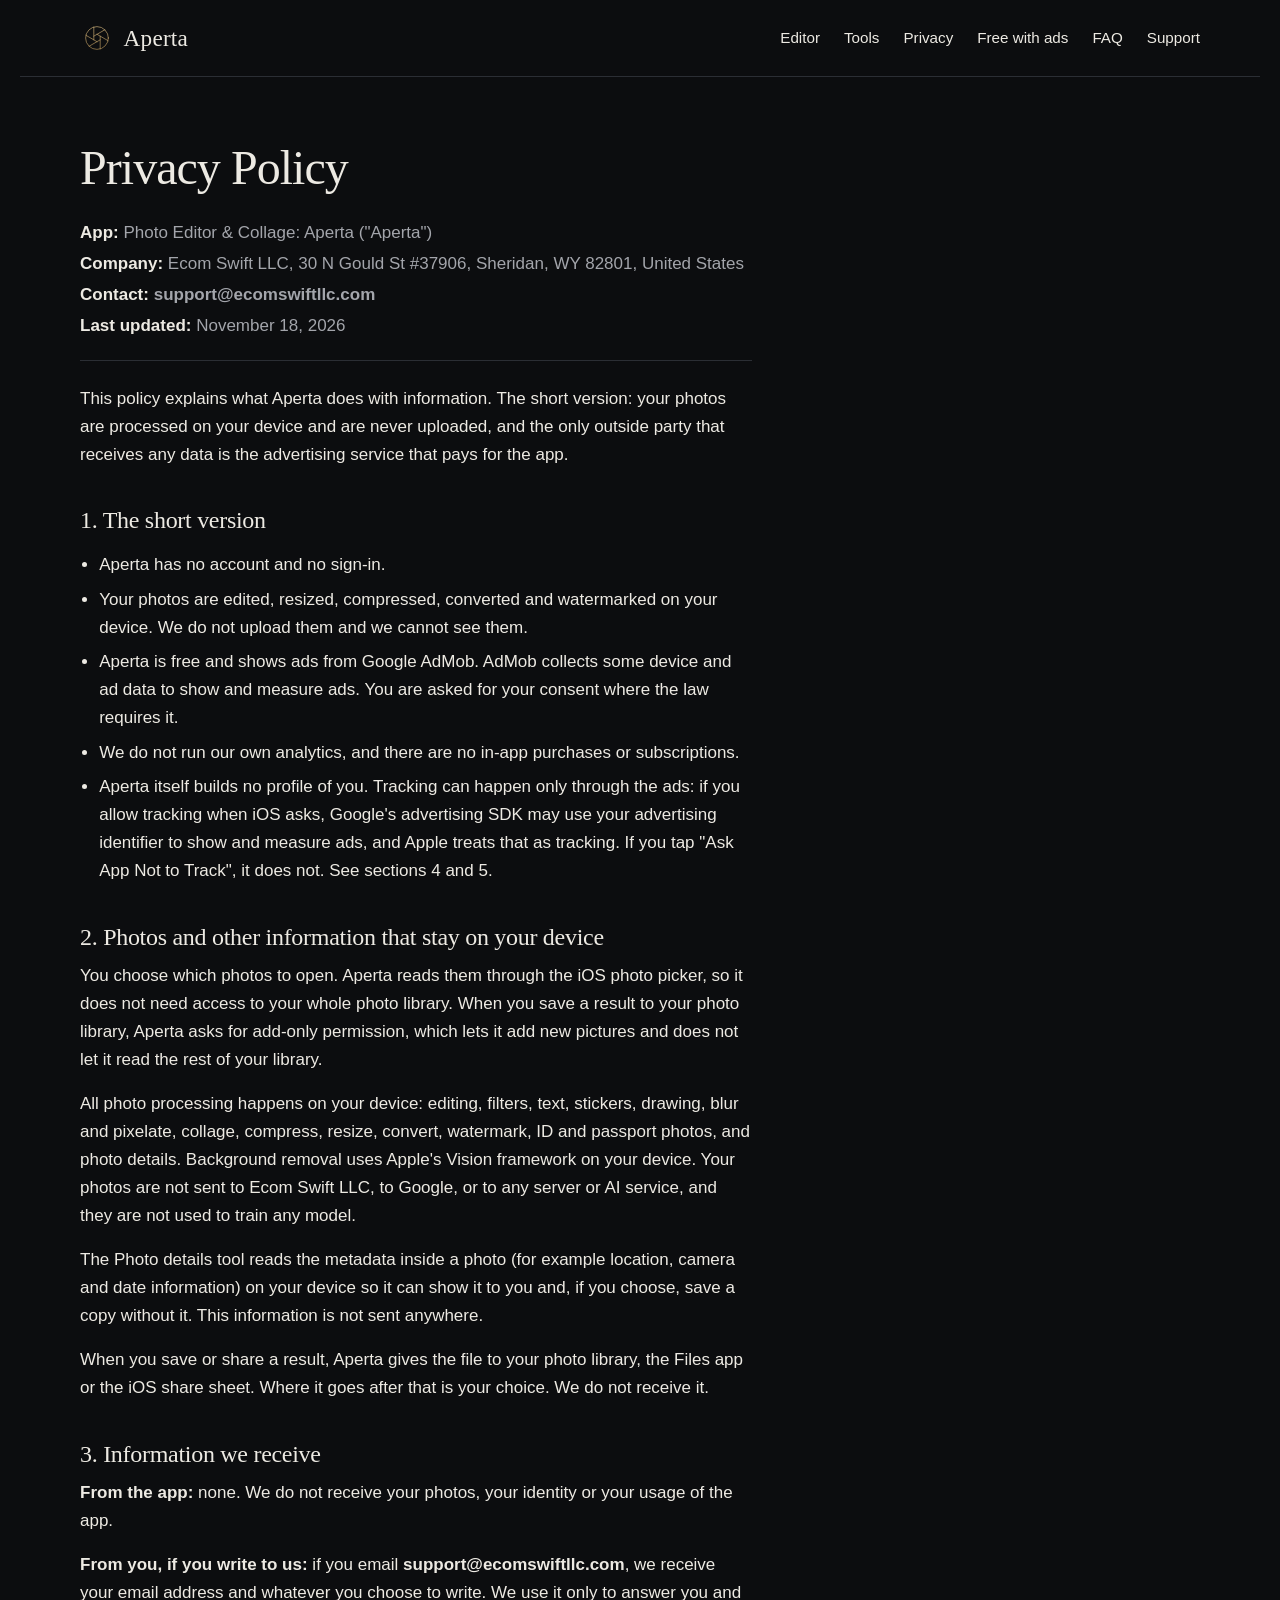
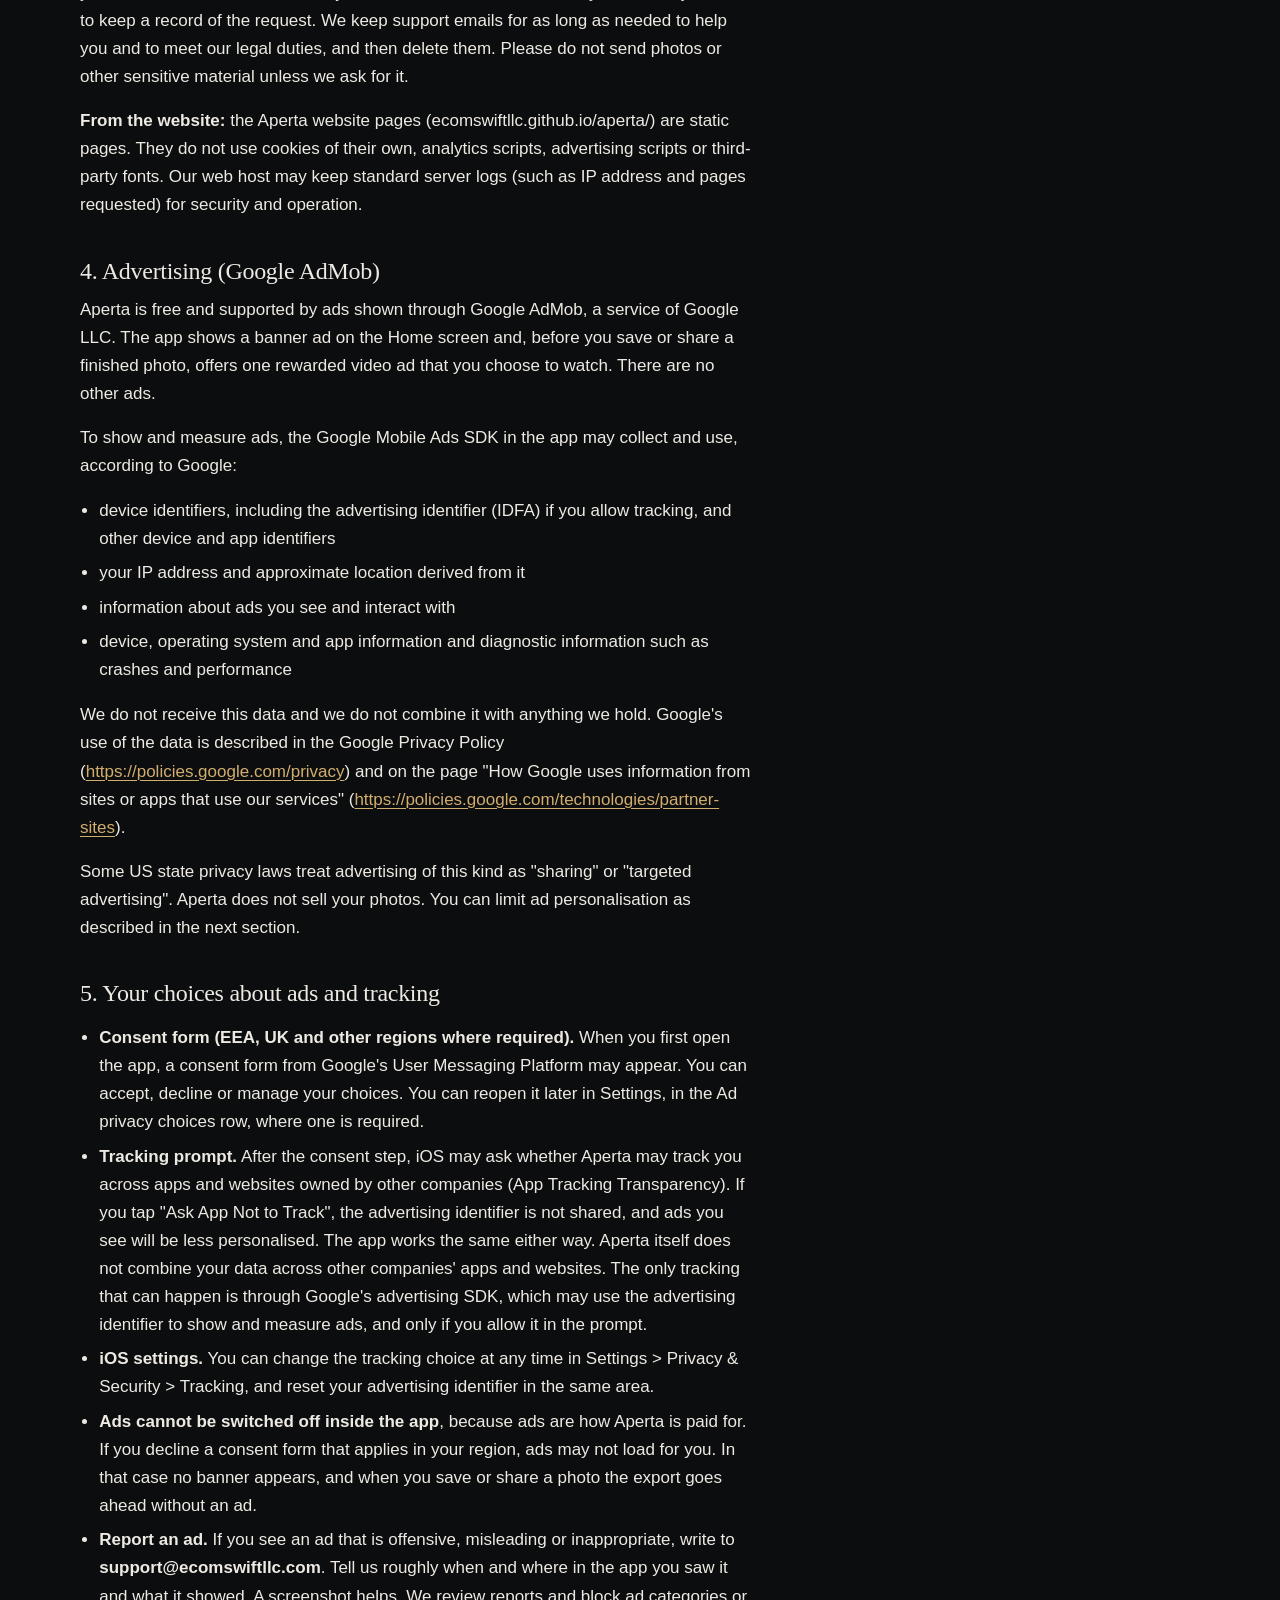
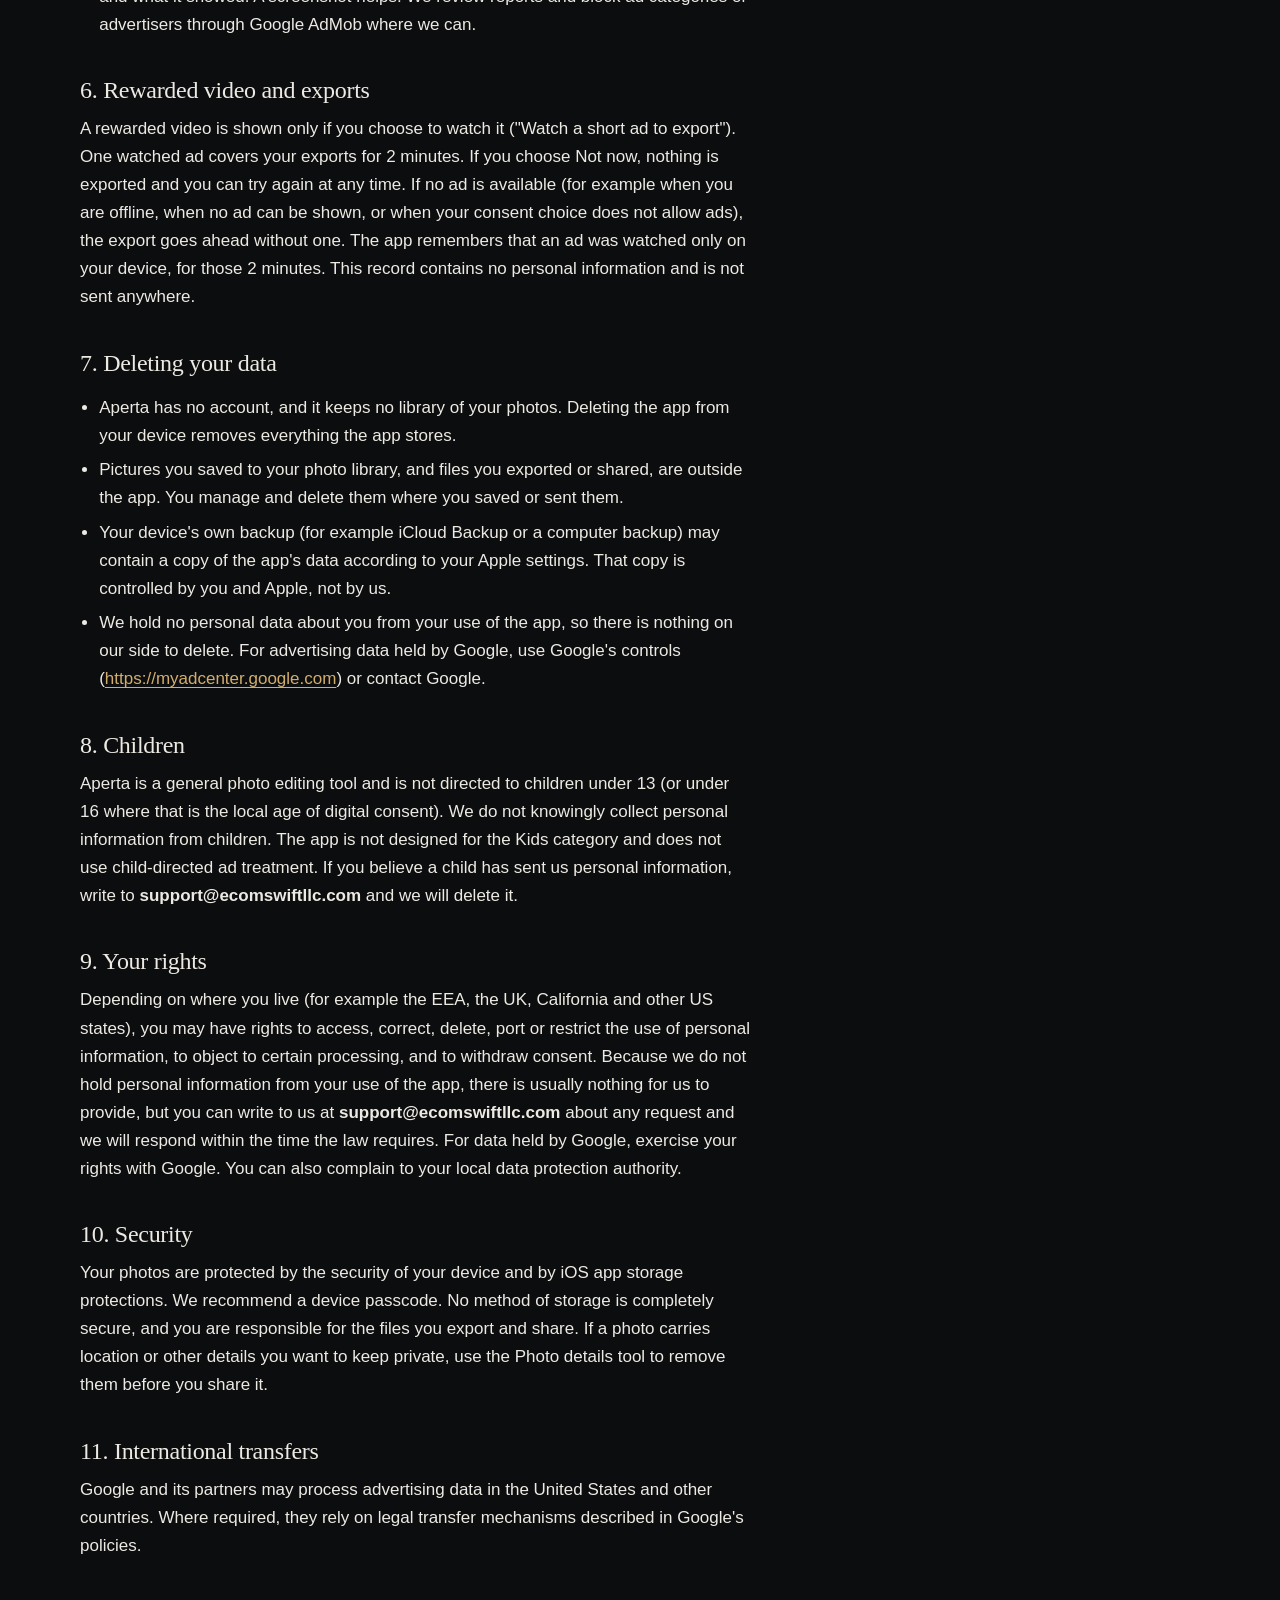
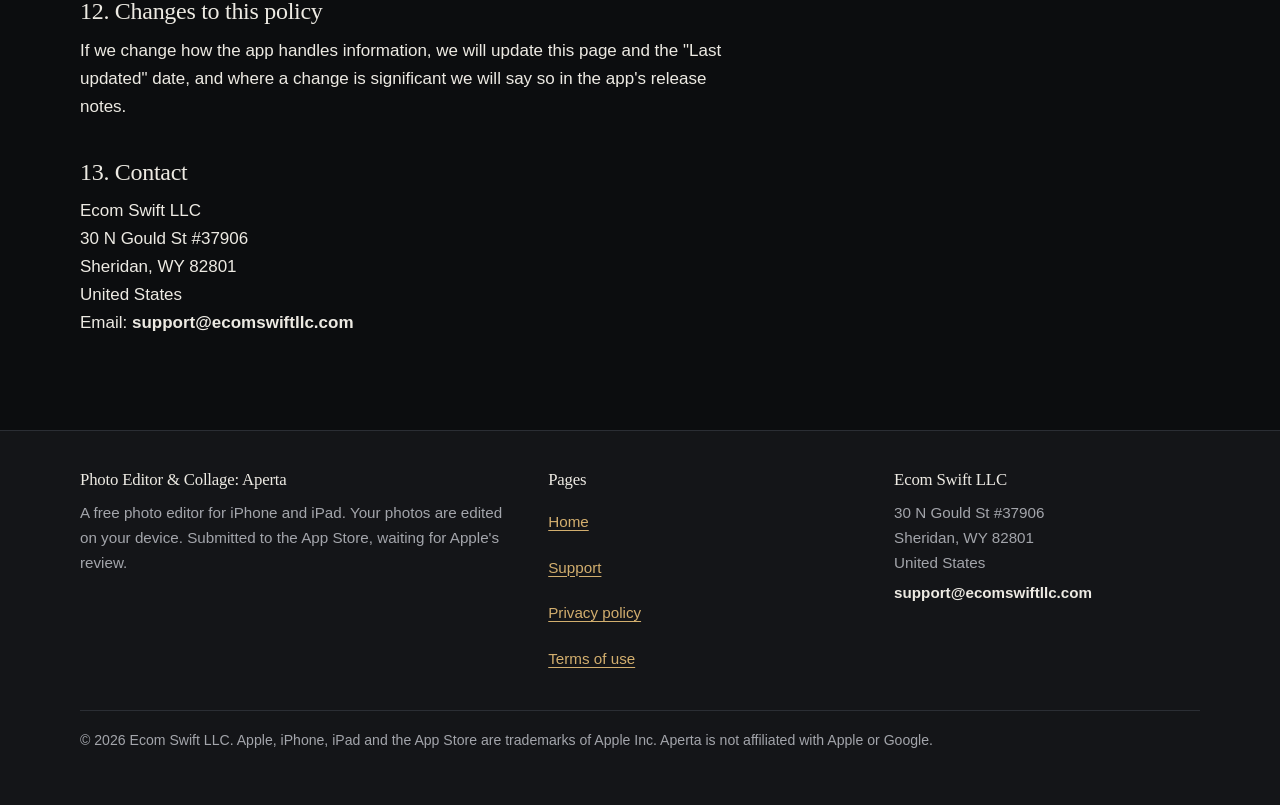
<file: aperta/privacy/index.html>
<!doctype html>
<html lang="en">
<head>
<meta charset="utf-8">
<meta name="viewport" content="width=device-width, initial-scale=1, viewport-fit=cover">
<title>Privacy Policy | Photo Editor &amp; Collage: Aperta</title>
<meta name="description" content="How Photo Editor &amp; Collage: Aperta handles information: photos are processed on your device and never uploaded, there is no account, and ads come from Google AdMob with your consent where required.">
<link rel="canonical" href="https://ecomswiftllc.github.io/aperta/privacy/">
<meta name="theme-color" content="#0C0D0F">
<meta name="color-scheme" content="dark">
<link rel="icon" href="../assets/favicon.svg" type="image/svg+xml">
<link rel="icon" href="../assets/favicon-32.png" type="image/png" sizes="32x32">
<link rel="apple-touch-icon" href="../assets/apple-touch-icon.png">
<meta property="og:type" content="website">
<meta property="og:site_name" content="Photo Editor &amp; Collage: Aperta">
<meta property="og:title" content="Privacy Policy | Photo Editor &amp; Collage: Aperta">
<meta property="og:description" content="How Photo Editor &amp; Collage: Aperta handles information: photos are processed on your device and never uploaded, there is no account, and ads come from Google AdMob with your consent where required.">
<meta property="og:url" content="https://ecomswiftllc.github.io/aperta/privacy/">
<meta property="og:image" content="https://ecomswiftllc.github.io/aperta/assets/og-image.png">
<meta property="og:image:width" content="1200">
<meta property="og:image:height" content="630">
<meta property="og:image:alt" content="The Aperta app icon, a brass aperture, next to the name Photo Editor &amp; Collage: Aperta">
<meta name="twitter:card" content="summary_large_image">
<meta name="twitter:title" content="Privacy Policy | Photo Editor &amp; Collage: Aperta">
<meta name="twitter:description" content="How Photo Editor &amp; Collage: Aperta handles information: photos are processed on your device and never uploaded, there is no account, and ads come from Google AdMob with your consent where required.">
<meta name="twitter:image" content="https://ecomswiftllc.github.io/aperta/assets/og-image.png">
<link rel="stylesheet" href="../assets/site.css">
</head>
<body>
<a class="skip" href="#main">Skip to content</a>
<header class="site-header">
  <div class="wrap">
    <a class="brand" href="../"><img src="../assets/aperta-mark.svg" alt="" width="34" height="34">Aperta</a>
    <nav class="nav" aria-label="Main">
      <a href="../#editor">Editor</a>
      <a href="../#tools">Tools</a>
      <a href="../#private">Privacy</a>
      <a href="../#free">Free with ads</a>
      <a href="../#faq">FAQ</a>
      <a href="../support/">Support</a>
    </nav>
  </div>
</header>

<main id="main">
  <div class="page">
    <div class="wrap">
      <article class="doc">
<h1>Privacy Policy</h1>
<div class="meta">
<p><strong>App:</strong> Photo Editor &amp; Collage: Aperta ("Aperta")</p>
<p><strong>Company:</strong> Ecom Swift LLC, 30 N Gould St #37906, Sheridan, WY 82801, United States</p>
<p><strong>Contact:</strong> <span class="email">support@ecomswiftllc.com</span></p>
<p><strong>Last updated:</strong> November 18, 2026</p>
</div>
<p>This policy explains what Aperta does with information. The short version: your photos are processed on your device and are never uploaded, and the only outside party that receives any data is the advertising service that pays for the app.</p>
<h2>1. The short version</h2>
<ul><li>Aperta has no account and no sign-in.</li><li>Your photos are edited, resized, compressed, converted and watermarked on your device. We do not upload them and we cannot see them.</li><li>Aperta is free and shows ads from Google AdMob. AdMob collects some device and ad data to show and measure ads. You are asked for your consent where the law requires it.</li><li>We do not run our own analytics, and there are no in-app purchases or subscriptions.</li><li>Aperta itself builds no profile of you. Tracking can happen only through the ads: if you allow tracking when iOS asks, Google's advertising SDK may use your advertising identifier to show and measure ads, and Apple treats that as tracking. If you tap "Ask App Not to Track", it does not. See sections 4 and 5.</li></ul>
<h2>2. Photos and other information that stay on your device</h2>
<p>You choose which photos to open. Aperta reads them through the iOS photo picker, so it does not need access to your whole photo library. When you save a result to your photo library, Aperta asks for add-only permission, which lets it add new pictures and does not let it read the rest of your library.</p>
<p>All photo processing happens on your device: editing, filters, text, stickers, drawing, blur and pixelate, collage, compress, resize, convert, watermark, ID and passport photos, and photo details. Background removal uses Apple's Vision framework on your device. Your photos are not sent to Ecom Swift LLC, to Google, or to any server or AI service, and they are not used to train any model.</p>
<p>The Photo details tool reads the metadata inside a photo (for example location, camera and date information) on your device so it can show it to you and, if you choose, save a copy without it. This information is not sent anywhere.</p>
<p>When you save or share a result, Aperta gives the file to your photo library, the Files app or the iOS share sheet. Where it goes after that is your choice. We do not receive it.</p>
<h2>3. Information we receive</h2>
<p><strong>From the app:</strong> none. We do not receive your photos, your identity or your usage of the app.</p>
<p><strong>From you, if you write to us:</strong> if you email <span class="email">support@ecomswiftllc.com</span>, we receive your email address and whatever you choose to write. We use it only to answer you and to keep a record of the request. We keep support emails for as long as needed to help you and to meet our legal duties, and then delete them. Please do not send photos or other sensitive material unless we ask for it.</p>
<p><strong>From the website:</strong> the Aperta website pages (ecomswiftllc.github.io/aperta/) are static pages. They do not use cookies of their own, analytics scripts, advertising scripts or third-party fonts. Our web host may keep standard server logs (such as IP address and pages requested) for security and operation.</p>
<h2>4. Advertising (Google AdMob)</h2>
<p>Aperta is free and supported by ads shown through Google AdMob, a service of Google LLC. The app shows a banner ad on the Home screen and, before you save or share a finished photo, offers one rewarded video ad that you choose to watch. There are no other ads.</p>
<p>To show and measure ads, the Google Mobile Ads SDK in the app may collect and use, according to Google:</p>
<ul><li>device identifiers, including the advertising identifier (IDFA) if you allow tracking, and other device and app identifiers</li><li>your IP address and approximate location derived from it</li><li>information about ads you see and interact with</li><li>device, operating system and app information and diagnostic information such as crashes and performance</li></ul>
<p>We do not receive this data and we do not combine it with anything we hold. Google's use of the data is described in the Google Privacy Policy (<a href="https://policies.google.com/privacy" rel="noopener">https://policies.google.com/privacy</a>) and on the page "How Google uses information from sites or apps that use our services" (<a href="https://policies.google.com/technologies/partner-sites" rel="noopener">https://policies.google.com/technologies/partner-sites</a>).</p>
<p>Some US state privacy laws treat advertising of this kind as "sharing" or "targeted advertising". Aperta does not sell your photos. You can limit ad personalisation as described in the next section.</p>
<h2>5. Your choices about ads and tracking</h2>
<ul><li><strong>Consent form (EEA, UK and other regions where required).</strong> When you first open the app, a consent form from Google's User Messaging Platform may appear. You can accept, decline or manage your choices. You can reopen it later in Settings, in the Ad privacy choices row, where one is required.</li><li><strong>Tracking prompt.</strong> After the consent step, iOS may ask whether Aperta may track you across apps and websites owned by other companies (App Tracking Transparency). If you tap "Ask App Not to Track", the advertising identifier is not shared, and ads you see will be less personalised. The app works the same either way. Aperta itself does not combine your data across other companies' apps and websites. The only tracking that can happen is through Google's advertising SDK, which may use the advertising identifier to show and measure ads, and only if you allow it in the prompt.</li><li><strong>iOS settings.</strong> You can change the tracking choice at any time in Settings &gt; Privacy &amp; Security &gt; Tracking, and reset your advertising identifier in the same area.</li><li><strong>Ads cannot be switched off inside the app</strong>, because ads are how Aperta is paid for. If you decline a consent form that applies in your region, ads may not load for you. In that case no banner appears, and when you save or share a photo the export goes ahead without an ad.</li><li><strong>Report an ad.</strong> If you see an ad that is offensive, misleading or inappropriate, write to <span class="email">support@ecomswiftllc.com</span>. Tell us roughly when and where in the app you saw it and what it showed. A screenshot helps. We review reports and block ad categories or advertisers through Google AdMob where we can.</li></ul>
<h2>6. Rewarded video and exports</h2>
<p>A rewarded video is shown only if you choose to watch it ("Watch a short ad to export"). One watched ad covers your exports for 2 minutes. If you choose Not now, nothing is exported and you can try again at any time. If no ad is available (for example when you are offline, when no ad can be shown, or when your consent choice does not allow ads), the export goes ahead without one. The app remembers that an ad was watched only on your device, for those 2 minutes. This record contains no personal information and is not sent anywhere.</p>
<h2>7. Deleting your data</h2>
<ul><li>Aperta has no account, and it keeps no library of your photos. Deleting the app from your device removes everything the app stores.</li><li>Pictures you saved to your photo library, and files you exported or shared, are outside the app. You manage and delete them where you saved or sent them.</li><li>Your device's own backup (for example iCloud Backup or a computer backup) may contain a copy of the app's data according to your Apple settings. That copy is controlled by you and Apple, not by us.</li><li>We hold no personal data about you from your use of the app, so there is nothing on our side to delete. For advertising data held by Google, use Google's controls (<a href="https://myadcenter.google.com" rel="noopener">https://myadcenter.google.com</a>) or contact Google.</li></ul>
<h2>8. Children</h2>
<p>Aperta is a general photo editing tool and is not directed to children under 13 (or under 16 where that is the local age of digital consent). We do not knowingly collect personal information from children. The app is not designed for the Kids category and does not use child-directed ad treatment. If you believe a child has sent us personal information, write to <span class="email">support@ecomswiftllc.com</span> and we will delete it.</p>
<h2>9. Your rights</h2>
<p>Depending on where you live (for example the EEA, the UK, California and other US states), you may have rights to access, correct, delete, port or restrict the use of personal information, to object to certain processing, and to withdraw consent. Because we do not hold personal information from your use of the app, there is usually nothing for us to provide, but you can write to us at <span class="email">support@ecomswiftllc.com</span> about any request and we will respond within the time the law requires. For data held by Google, exercise your rights with Google. You can also complain to your local data protection authority.</p>
<h2>10. Security</h2>
<p>Your photos are protected by the security of your device and by iOS app storage protections. We recommend a device passcode. No method of storage is completely secure, and you are responsible for the files you export and share. If a photo carries location or other details you want to keep private, use the Photo details tool to remove them before you share it.</p>
<h2>11. International transfers</h2>
<p>Google and its partners may process advertising data in the United States and other countries. Where required, they rely on legal transfer mechanisms described in Google's policies.</p>
<h2>12. Changes to this policy</h2>
<p>If we change how the app handles information, we will update this page and the "Last updated" date, and where a change is significant we will say so in the app's release notes.</p>
<h2>13. Contact</h2>
<p>Ecom Swift LLC<br>30 N Gould St #37906<br>Sheridan, WY 82801<br>United States<br>Email: <span class="email">support@ecomswiftllc.com</span></p>
      </article>
    </div>
  </div>
</main>
<footer class="site-footer">
  <div class="wrap">
    <div>
      <h2>Photo Editor &amp; Collage: Aperta</h2>
      <p>A free photo editor for iPhone and iPad. Your photos are edited on your device. Submitted to the App Store, waiting for Apple's review.</p>
    </div>
    <nav aria-label="Footer">
      <h2>Pages</h2>
      <ul>
        <li><a href="../">Home</a></li>
        <li><a href="../support/">Support</a></li>
        <li><a href="../privacy/">Privacy policy</a></li>
        <li><a href="../terms/">Terms of use</a></li>
      </ul>
    </nav>
    <div>
      <h2>Ecom Swift LLC</h2>
      <p>30 N Gould St #37906<br>Sheridan, WY 82801<br>United States</p>
      <p class="email">support@ecomswiftllc.com</p>
    </div>
    <p class="legalline">&copy; 2026 Ecom Swift LLC. Apple, iPhone, iPad and the App Store are trademarks of Apple Inc. Aperta is not affiliated with Apple or Google.</p>
  </div>
</footer>
</body>
</html>
</file>
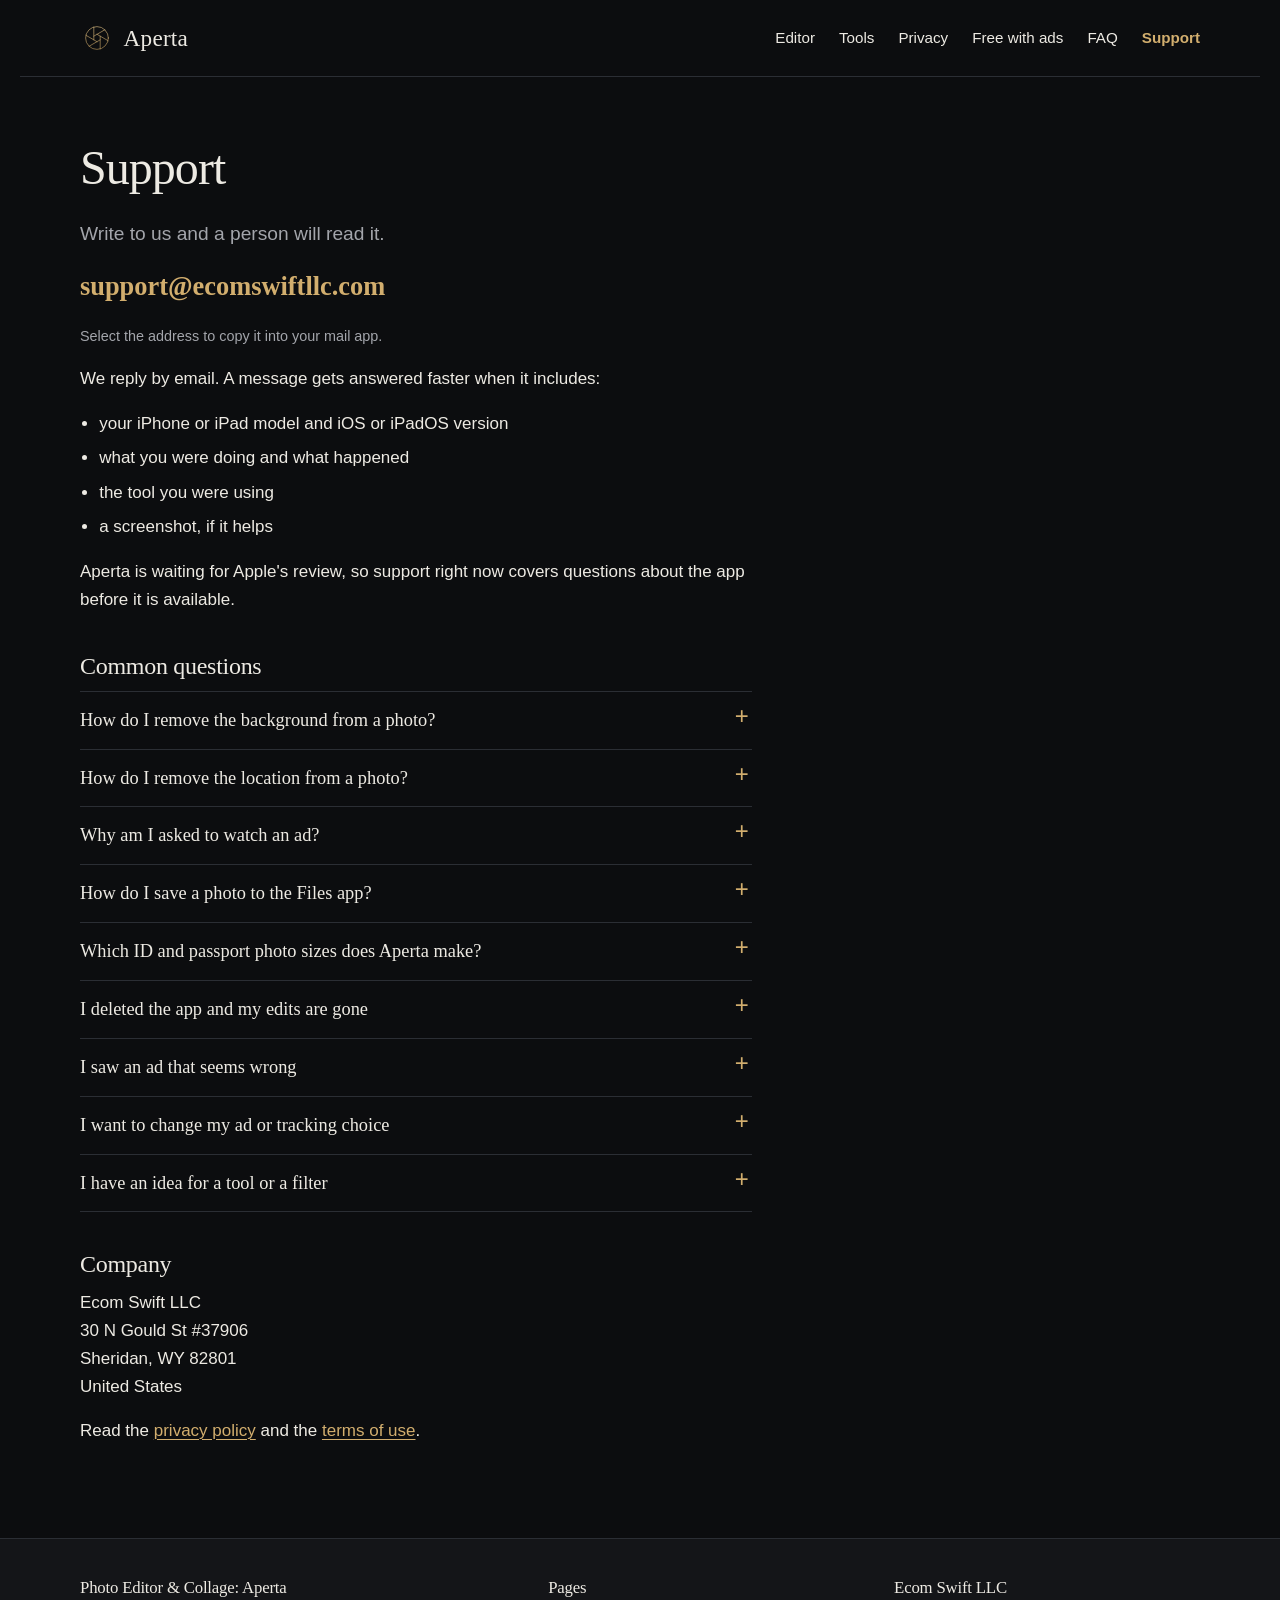
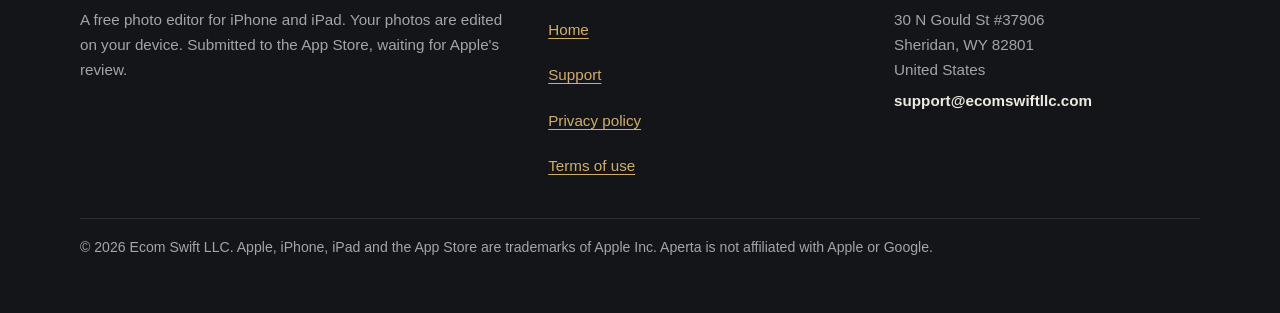
<file: aperta/support/index.html>
<!doctype html>
<html lang="en">
<head>
<meta charset="utf-8">
<meta name="viewport" content="width=device-width, initial-scale=1, viewport-fit=cover">
<title>Support | Photo Editor &amp; Collage: Aperta</title>
<meta name="description" content="Get help with Aperta: contact details, and answers about removing a background, removing location from a photo, ads, saving to Files and ID photo sizes.">
<link rel="canonical" href="https://ecomswiftllc.github.io/aperta/support/">
<meta name="theme-color" content="#0C0D0F">
<meta name="color-scheme" content="dark">
<link rel="icon" href="../assets/favicon.svg" type="image/svg+xml">
<link rel="icon" href="../assets/favicon-32.png" type="image/png" sizes="32x32">
<link rel="apple-touch-icon" href="../assets/apple-touch-icon.png">
<meta property="og:type" content="website">
<meta property="og:site_name" content="Photo Editor &amp; Collage: Aperta">
<meta property="og:title" content="Support | Photo Editor &amp; Collage: Aperta">
<meta property="og:description" content="Get help with Aperta: contact details, and answers about removing a background, removing location from a photo, ads, saving to Files and ID photo sizes.">
<meta property="og:url" content="https://ecomswiftllc.github.io/aperta/support/">
<meta property="og:image" content="https://ecomswiftllc.github.io/aperta/assets/og-image.png">
<meta property="og:image:width" content="1200">
<meta property="og:image:height" content="630">
<meta property="og:image:alt" content="The Aperta app icon, a brass aperture, next to the name Photo Editor &amp; Collage: Aperta">
<meta name="twitter:card" content="summary_large_image">
<meta name="twitter:title" content="Support | Photo Editor &amp; Collage: Aperta">
<meta name="twitter:description" content="Get help with Aperta: contact details, and answers about removing a background, removing location from a photo, ads, saving to Files and ID photo sizes.">
<meta name="twitter:image" content="https://ecomswiftllc.github.io/aperta/assets/og-image.png">
<link rel="stylesheet" href="../assets/site.css">
</head>
<body>
<a class="skip" href="#main">Skip to content</a>
<header class="site-header">
  <div class="wrap">
    <a class="brand" href="../"><img src="../assets/aperta-mark.svg" alt="" width="34" height="34">Aperta</a>
    <nav class="nav" aria-label="Main">
      <a href="../#editor">Editor</a>
      <a href="../#tools">Tools</a>
      <a href="../#private">Privacy</a>
      <a href="../#free">Free with ads</a>
      <a href="../#faq">FAQ</a>
      <a href="../support/" aria-current="page">Support</a>
    </nav>
  </div>
</header>

<main id="main">
  <div class="page">
    <div class="wrap">
      <div class="doc">
        <h1>Support</h1>
        <p class="lede">Write to us and a person will read it.</p>
        <p class="contact-line"><span class="email">support@ecomswiftllc.com</span></p>
        <p class="small">Select the address to copy it into your mail app.</p>
        <p>We reply by email. A message gets answered faster when it includes:</p>
        <ul>
          <li>your iPhone or iPad model and iOS or iPadOS version</li>
          <li>what you were doing and what happened</li>
          <li>the tool you were using</li>
          <li>a screenshot, if it helps</li>
        </ul>
        <p>Aperta is waiting for Apple's review, so support right now covers questions about the app before it is available.</p>
        <h2>Common questions</h2>
        <div class="faq">
          <details><summary>How do I remove the background from a photo?</summary><div class="answer"><ol><li>Open a photo in the editor and choose Cutout.</li><li>Tap Remove background. Aperta finds the main subject on your device, so nothing is uploaded.</li><li>Choose what goes behind the subject, or keep it transparent.</li><li>Save. If you keep a transparent background, Aperta saves a PNG, because JPG cannot store transparency.</li></ol><p>Cutout works best when the subject stands out from what is behind it. If the edge looks wrong, try a photo with clearer contrast between the subject and the background.</p></div></details>
          <details><summary>How do I remove the location from a photo?</summary><div class="answer"><p>Open the Photo details tool and choose the photo. It shows where and how the photo was taken. Turn on Remove location (and, if you like, the option to remove camera and device details), then save a copy. Your original photo is not changed, and the copy is the one to share.</p><p>Do this before you send a photo to people you do not know. Anyone who has the original file can see where it was taken.</p></div></details>
          <details><summary>Why am I asked to watch an ad?</summary><div class="answer"><p>Aperta is free, and ads pay for it. Before you save or share a finished photo, the app offers one short video that you choose to watch. One watched ad covers your exports for 2 minutes. If you choose Not now, nothing is exported and you can try again any time. If no ad is available, for example when you are offline or your ad privacy choice does not allow ads, the export goes ahead without one. Editing never needs an ad.</p></div></details>
          <details><summary>How do I save a photo to the Files app?</summary><div class="answer"><p>When your photo is ready, tap the share button next to Save to Photos. In the share sheet, choose Save to Files, pick a folder and tap Save. Save to Photos adds the picture to your photo library instead.</p></div></details>
          <details><summary>Which ID and passport photo sizes does Aperta make?</summary><div class="answer"><p>The ID photo tool has sizes for these places, plus a custom size from 20 to 80 mm wide and 20 to 100 mm high:</p><table><thead><tr><th>Size</th><th>Dimensions</th></tr></thead><tbody><tr><td>United States</td><td>2 x 2 in</td></tr><tr><td>EU and UK</td><td>35 x 45 mm</td></tr><tr><td>Schengen visa</td><td>35 x 45 mm</td></tr><tr><td>Japan</td><td>35 x 45 mm</td></tr><tr><td>India</td><td>51 x 51 mm</td></tr><tr><td>China</td><td>33 x 48 mm</td></tr><tr><td>Canada</td><td>50 x 70 mm</td></tr></tbody></table><p>You can save a single photo or a print sheet on 4 x 6 in, A4 or Letter paper, at 300 dpi. Rules change, so check the current requirements of the office that will receive your photo before you print.</p></div></details>
          <details><summary>I deleted the app and my edits are gone</summary><div class="answer"><p>Aperta keeps no library of your photos, so anything you did not save or export is gone with the app, and we cannot recover it. Your original photos stay in your photo library. A full backup of your device may still contain the app's data if you made one before deleting it.</p></div></details>
          <details><summary>I saw an ad that seems wrong</summary><div class="answer"><p>Write to us at the address above. Tell us roughly when and where in the app you saw it and what it showed. A screenshot helps. We block ad categories and advertisers through Google AdMob where we can.</p></div></details>
          <details><summary>I want to change my ad or tracking choice</summary><div class="answer"><p>Open Settings in the app and look for the Ad privacy choices row, which appears where the law requires it. You can also change tracking in iOS Settings under Privacy and Security, then Tracking, and reset your advertising identifier there.</p></div></details>
          <details><summary>I have an idea for a tool or a filter</summary><div class="answer"><p>Send it. We read every message, though we cannot promise to build every idea.</p></div></details>
        </div>
        <h2>Company</h2>
        <p>Ecom Swift LLC<br>30 N Gould St #37906<br>Sheridan, WY 82801<br>United States</p>
        <p>Read the <a href="../privacy/">privacy policy</a> and the <a href="../terms/">terms of use</a>.</p>
      </div>
    </div>
  </div>
</main>
<footer class="site-footer">
  <div class="wrap">
    <div>
      <h2>Photo Editor &amp; Collage: Aperta</h2>
      <p>A free photo editor for iPhone and iPad. Your photos are edited on your device. Submitted to the App Store, waiting for Apple's review.</p>
    </div>
    <nav aria-label="Footer">
      <h2>Pages</h2>
      <ul>
        <li><a href="../">Home</a></li>
        <li><a href="../support/">Support</a></li>
        <li><a href="../privacy/">Privacy policy</a></li>
        <li><a href="../terms/">Terms of use</a></li>
      </ul>
    </nav>
    <div>
      <h2>Ecom Swift LLC</h2>
      <p>30 N Gould St #37906<br>Sheridan, WY 82801<br>United States</p>
      <p class="email">support@ecomswiftllc.com</p>
    </div>
    <p class="legalline">&copy; 2026 Ecom Swift LLC. Apple, iPhone, iPad and the App Store are trademarks of Apple Inc. Aperta is not affiliated with Apple or Google.</p>
  </div>
</footer>
</body>
</html>
</file>
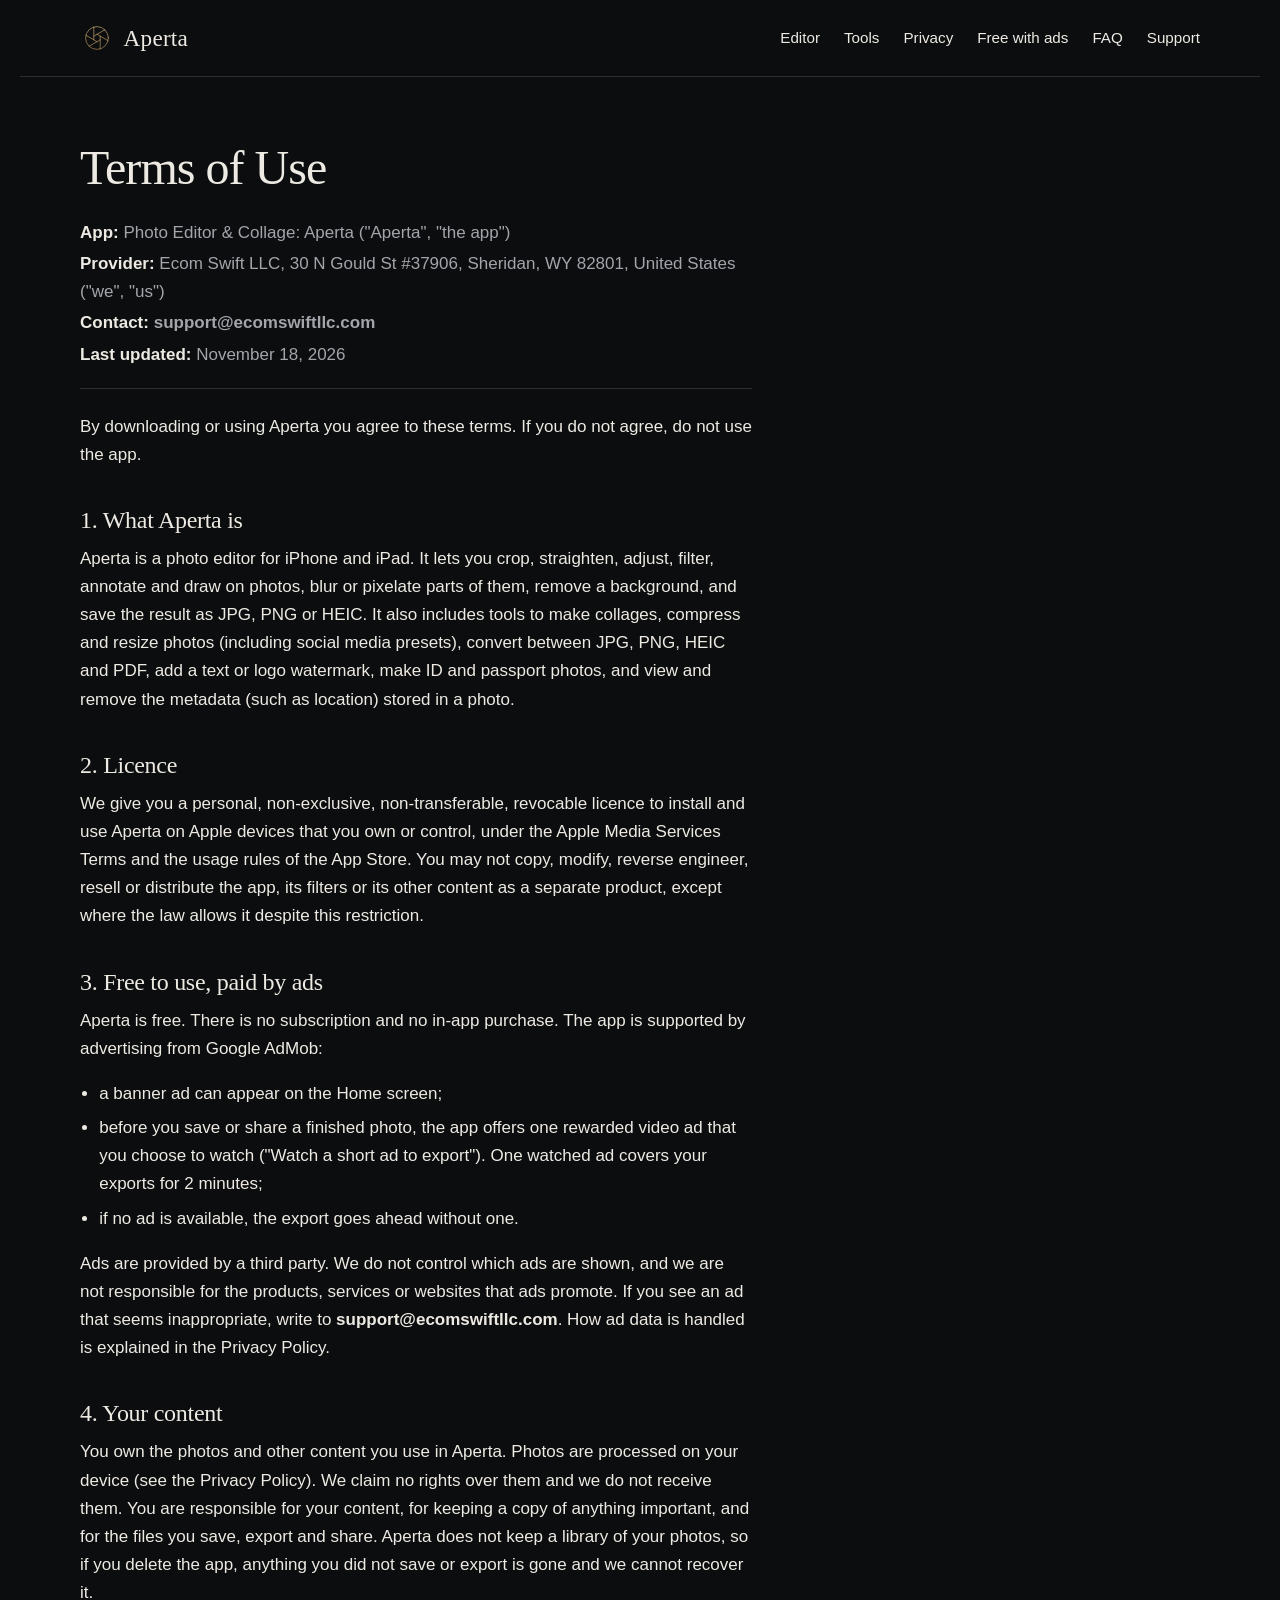
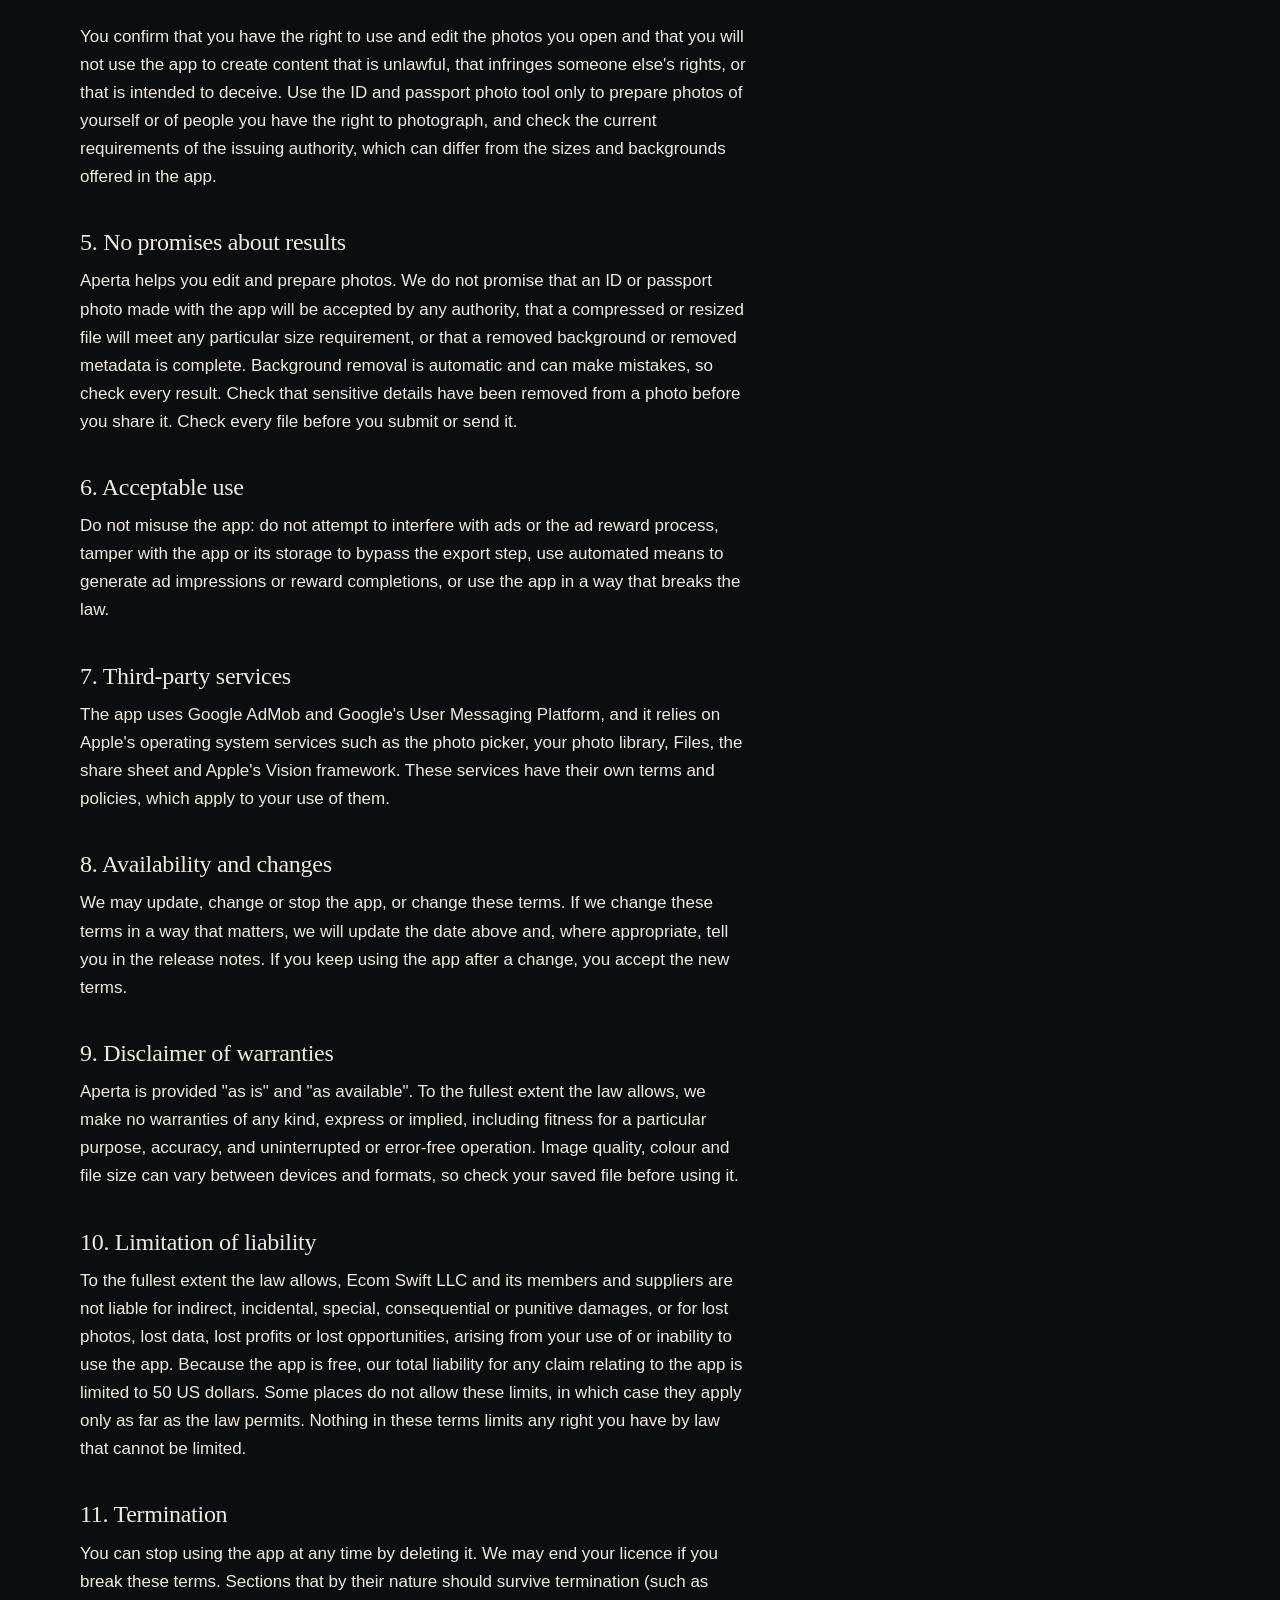
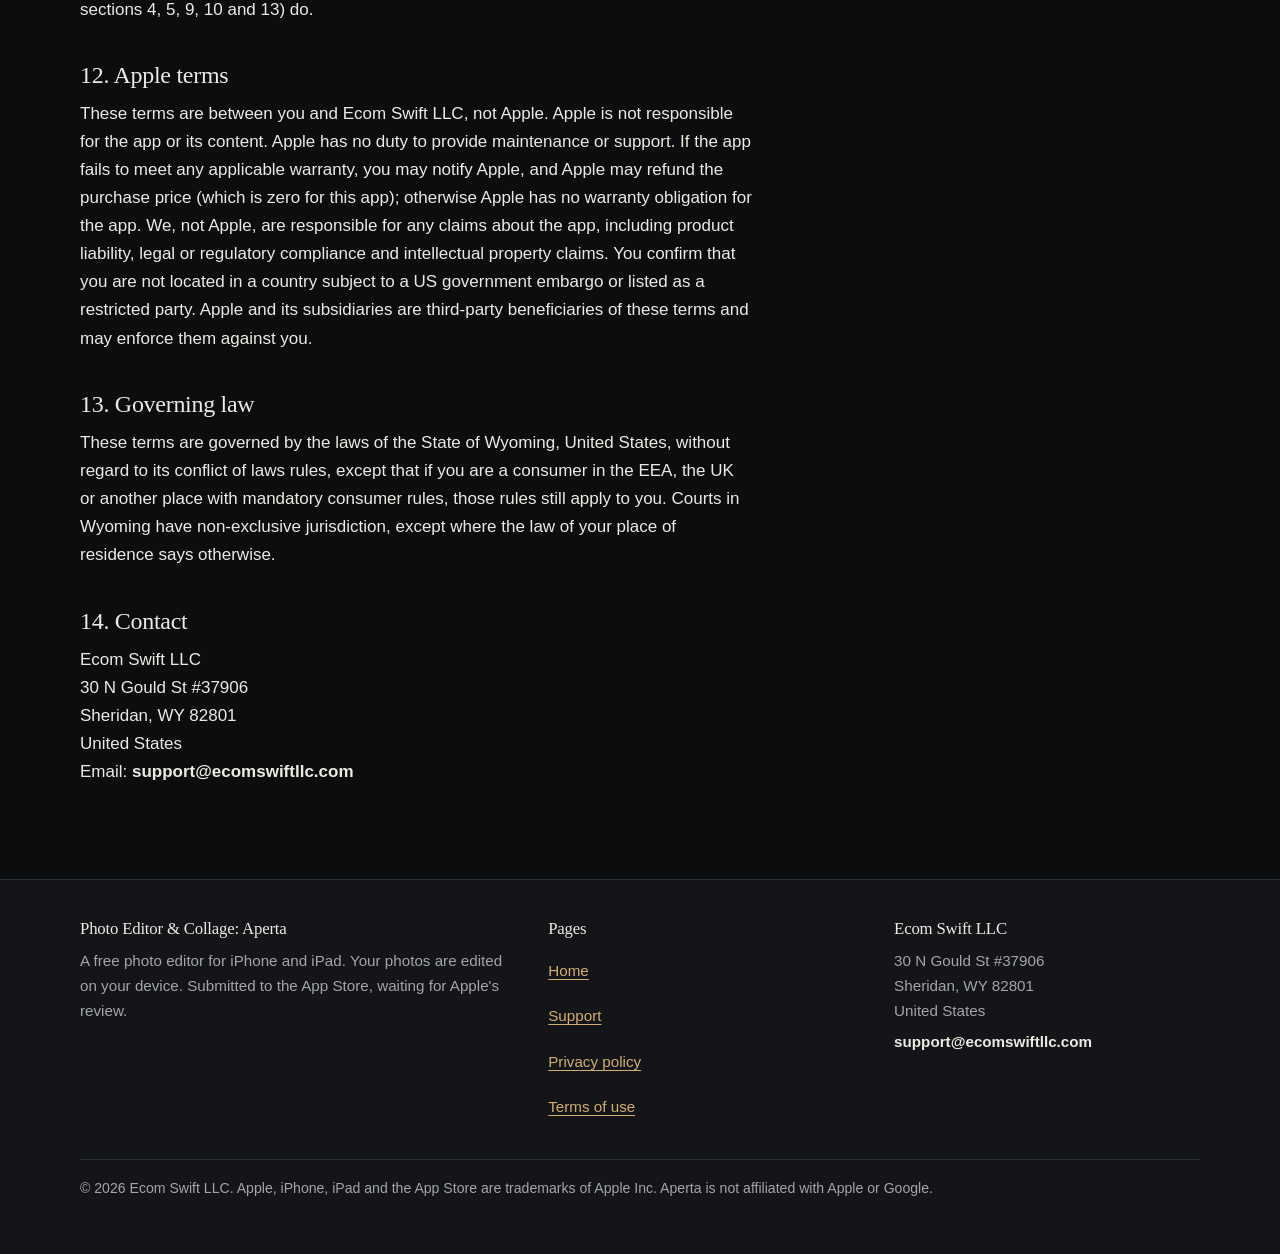
<file: aperta/terms/index.html>
<!doctype html>
<html lang="en">
<head>
<meta charset="utf-8">
<meta name="viewport" content="width=device-width, initial-scale=1, viewport-fit=cover">
<title>Terms of Use | Photo Editor &amp; Collage: Aperta</title>
<meta name="description" content="The terms for using Photo Editor &amp; Collage: Aperta, a free photo editor supported by ads.">
<link rel="canonical" href="https://ecomswiftllc.github.io/aperta/terms/">
<meta name="theme-color" content="#0C0D0F">
<meta name="color-scheme" content="dark">
<link rel="icon" href="../assets/favicon.svg" type="image/svg+xml">
<link rel="icon" href="../assets/favicon-32.png" type="image/png" sizes="32x32">
<link rel="apple-touch-icon" href="../assets/apple-touch-icon.png">
<meta property="og:type" content="website">
<meta property="og:site_name" content="Photo Editor &amp; Collage: Aperta">
<meta property="og:title" content="Terms of Use | Photo Editor &amp; Collage: Aperta">
<meta property="og:description" content="The terms for using Photo Editor &amp; Collage: Aperta, a free photo editor supported by ads.">
<meta property="og:url" content="https://ecomswiftllc.github.io/aperta/terms/">
<meta property="og:image" content="https://ecomswiftllc.github.io/aperta/assets/og-image.png">
<meta property="og:image:width" content="1200">
<meta property="og:image:height" content="630">
<meta property="og:image:alt" content="The Aperta app icon, a brass aperture, next to the name Photo Editor &amp; Collage: Aperta">
<meta name="twitter:card" content="summary_large_image">
<meta name="twitter:title" content="Terms of Use | Photo Editor &amp; Collage: Aperta">
<meta name="twitter:description" content="The terms for using Photo Editor &amp; Collage: Aperta, a free photo editor supported by ads.">
<meta name="twitter:image" content="https://ecomswiftllc.github.io/aperta/assets/og-image.png">
<link rel="stylesheet" href="../assets/site.css">
</head>
<body>
<a class="skip" href="#main">Skip to content</a>
<header class="site-header">
  <div class="wrap">
    <a class="brand" href="../"><img src="../assets/aperta-mark.svg" alt="" width="34" height="34">Aperta</a>
    <nav class="nav" aria-label="Main">
      <a href="../#editor">Editor</a>
      <a href="../#tools">Tools</a>
      <a href="../#private">Privacy</a>
      <a href="../#free">Free with ads</a>
      <a href="../#faq">FAQ</a>
      <a href="../support/">Support</a>
    </nav>
  </div>
</header>

<main id="main">
  <div class="page">
    <div class="wrap">
      <article class="doc">
<h1>Terms of Use</h1>
<div class="meta">
<p><strong>App:</strong> Photo Editor &amp; Collage: Aperta ("Aperta", "the app")</p>
<p><strong>Provider:</strong> Ecom Swift LLC, 30 N Gould St #37906, Sheridan, WY 82801, United States ("we", "us")</p>
<p><strong>Contact:</strong> <span class="email">support@ecomswiftllc.com</span></p>
<p><strong>Last updated:</strong> November 18, 2026</p>
</div>
<p>By downloading or using Aperta you agree to these terms. If you do not agree, do not use the app.</p>
<h2>1. What Aperta is</h2>
<p>Aperta is a photo editor for iPhone and iPad. It lets you crop, straighten, adjust, filter, annotate and draw on photos, blur or pixelate parts of them, remove a background, and save the result as JPG, PNG or HEIC. It also includes tools to make collages, compress and resize photos (including social media presets), convert between JPG, PNG, HEIC and PDF, add a text or logo watermark, make ID and passport photos, and view and remove the metadata (such as location) stored in a photo.</p>
<h2>2. Licence</h2>
<p>We give you a personal, non-exclusive, non-transferable, revocable licence to install and use Aperta on Apple devices that you own or control, under the Apple Media Services Terms and the usage rules of the App Store. You may not copy, modify, reverse engineer, resell or distribute the app, its filters or its other content as a separate product, except where the law allows it despite this restriction.</p>
<h2>3. Free to use, paid by ads</h2>
<p>Aperta is free. There is no subscription and no in-app purchase. The app is supported by advertising from Google AdMob:</p>
<ul><li>a banner ad can appear on the Home screen;</li><li>before you save or share a finished photo, the app offers one rewarded video ad that you choose to watch ("Watch a short ad to export"). One watched ad covers your exports for 2 minutes;</li><li>if no ad is available, the export goes ahead without one.</li></ul>
<p>Ads are provided by a third party. We do not control which ads are shown, and we are not responsible for the products, services or websites that ads promote. If you see an ad that seems inappropriate, write to <span class="email">support@ecomswiftllc.com</span>. How ad data is handled is explained in the Privacy Policy.</p>
<h2>4. Your content</h2>
<p>You own the photos and other content you use in Aperta. Photos are processed on your device (see the Privacy Policy). We claim no rights over them and we do not receive them. You are responsible for your content, for keeping a copy of anything important, and for the files you save, export and share. Aperta does not keep a library of your photos, so if you delete the app, anything you did not save or export is gone and we cannot recover it.</p>
<p>You confirm that you have the right to use and edit the photos you open and that you will not use the app to create content that is unlawful, that infringes someone else's rights, or that is intended to deceive. Use the ID and passport photo tool only to prepare photos of yourself or of people you have the right to photograph, and check the current requirements of the issuing authority, which can differ from the sizes and backgrounds offered in the app.</p>
<h2>5. No promises about results</h2>
<p>Aperta helps you edit and prepare photos. We do not promise that an ID or passport photo made with the app will be accepted by any authority, that a compressed or resized file will meet any particular size requirement, or that a removed background or removed metadata is complete. Background removal is automatic and can make mistakes, so check every result. Check that sensitive details have been removed from a photo before you share it. Check every file before you submit or send it.</p>
<h2>6. Acceptable use</h2>
<p>Do not misuse the app: do not attempt to interfere with ads or the ad reward process, tamper with the app or its storage to bypass the export step, use automated means to generate ad impressions or reward completions, or use the app in a way that breaks the law.</p>
<h2>7. Third-party services</h2>
<p>The app uses Google AdMob and Google's User Messaging Platform, and it relies on Apple's operating system services such as the photo picker, your photo library, Files, the share sheet and Apple's Vision framework. These services have their own terms and policies, which apply to your use of them.</p>
<h2>8. Availability and changes</h2>
<p>We may update, change or stop the app, or change these terms. If we change these terms in a way that matters, we will update the date above and, where appropriate, tell you in the release notes. If you keep using the app after a change, you accept the new terms.</p>
<h2>9. Disclaimer of warranties</h2>
<p>Aperta is provided "as is" and "as available". To the fullest extent the law allows, we make no warranties of any kind, express or implied, including fitness for a particular purpose, accuracy, and uninterrupted or error-free operation. Image quality, colour and file size can vary between devices and formats, so check your saved file before using it.</p>
<h2>10. Limitation of liability</h2>
<p>To the fullest extent the law allows, Ecom Swift LLC and its members and suppliers are not liable for indirect, incidental, special, consequential or punitive damages, or for lost photos, lost data, lost profits or lost opportunities, arising from your use of or inability to use the app. Because the app is free, our total liability for any claim relating to the app is limited to 50 US dollars. Some places do not allow these limits, in which case they apply only as far as the law permits. Nothing in these terms limits any right you have by law that cannot be limited.</p>
<h2>11. Termination</h2>
<p>You can stop using the app at any time by deleting it. We may end your licence if you break these terms. Sections that by their nature should survive termination (such as sections 4, 5, 9, 10 and 13) do.</p>
<h2>12. Apple terms</h2>
<p>These terms are between you and Ecom Swift LLC, not Apple. Apple is not responsible for the app or its content. Apple has no duty to provide maintenance or support. If the app fails to meet any applicable warranty, you may notify Apple, and Apple may refund the purchase price (which is zero for this app); otherwise Apple has no warranty obligation for the app. We, not Apple, are responsible for any claims about the app, including product liability, legal or regulatory compliance and intellectual property claims. You confirm that you are not located in a country subject to a US government embargo or listed as a restricted party. Apple and its subsidiaries are third-party beneficiaries of these terms and may enforce them against you.</p>
<h2>13. Governing law</h2>
<p>These terms are governed by the laws of the State of Wyoming, United States, without regard to its conflict of laws rules, except that if you are a consumer in the EEA, the UK or another place with mandatory consumer rules, those rules still apply to you. Courts in Wyoming have non-exclusive jurisdiction, except where the law of your place of residence says otherwise.</p>
<h2>14. Contact</h2>
<p>Ecom Swift LLC<br>30 N Gould St #37906<br>Sheridan, WY 82801<br>United States<br>Email: <span class="email">support@ecomswiftllc.com</span></p>
      </article>
    </div>
  </div>
</main>
<footer class="site-footer">
  <div class="wrap">
    <div>
      <h2>Photo Editor &amp; Collage: Aperta</h2>
      <p>A free photo editor for iPhone and iPad. Your photos are edited on your device. Submitted to the App Store, waiting for Apple's review.</p>
    </div>
    <nav aria-label="Footer">
      <h2>Pages</h2>
      <ul>
        <li><a href="../">Home</a></li>
        <li><a href="../support/">Support</a></li>
        <li><a href="../privacy/">Privacy policy</a></li>
        <li><a href="../terms/">Terms of use</a></li>
      </ul>
    </nav>
    <div>
      <h2>Ecom Swift LLC</h2>
      <p>30 N Gould St #37906<br>Sheridan, WY 82801<br>United States</p>
      <p class="email">support@ecomswiftllc.com</p>
    </div>
    <p class="legalline">&copy; 2026 Ecom Swift LLC. Apple, iPhone, iPad and the App Store are trademarks of Apple Inc. Aperta is not affiliated with Apple or Google.</p>
  </div>
</footer>
</body>
</html>
</file>
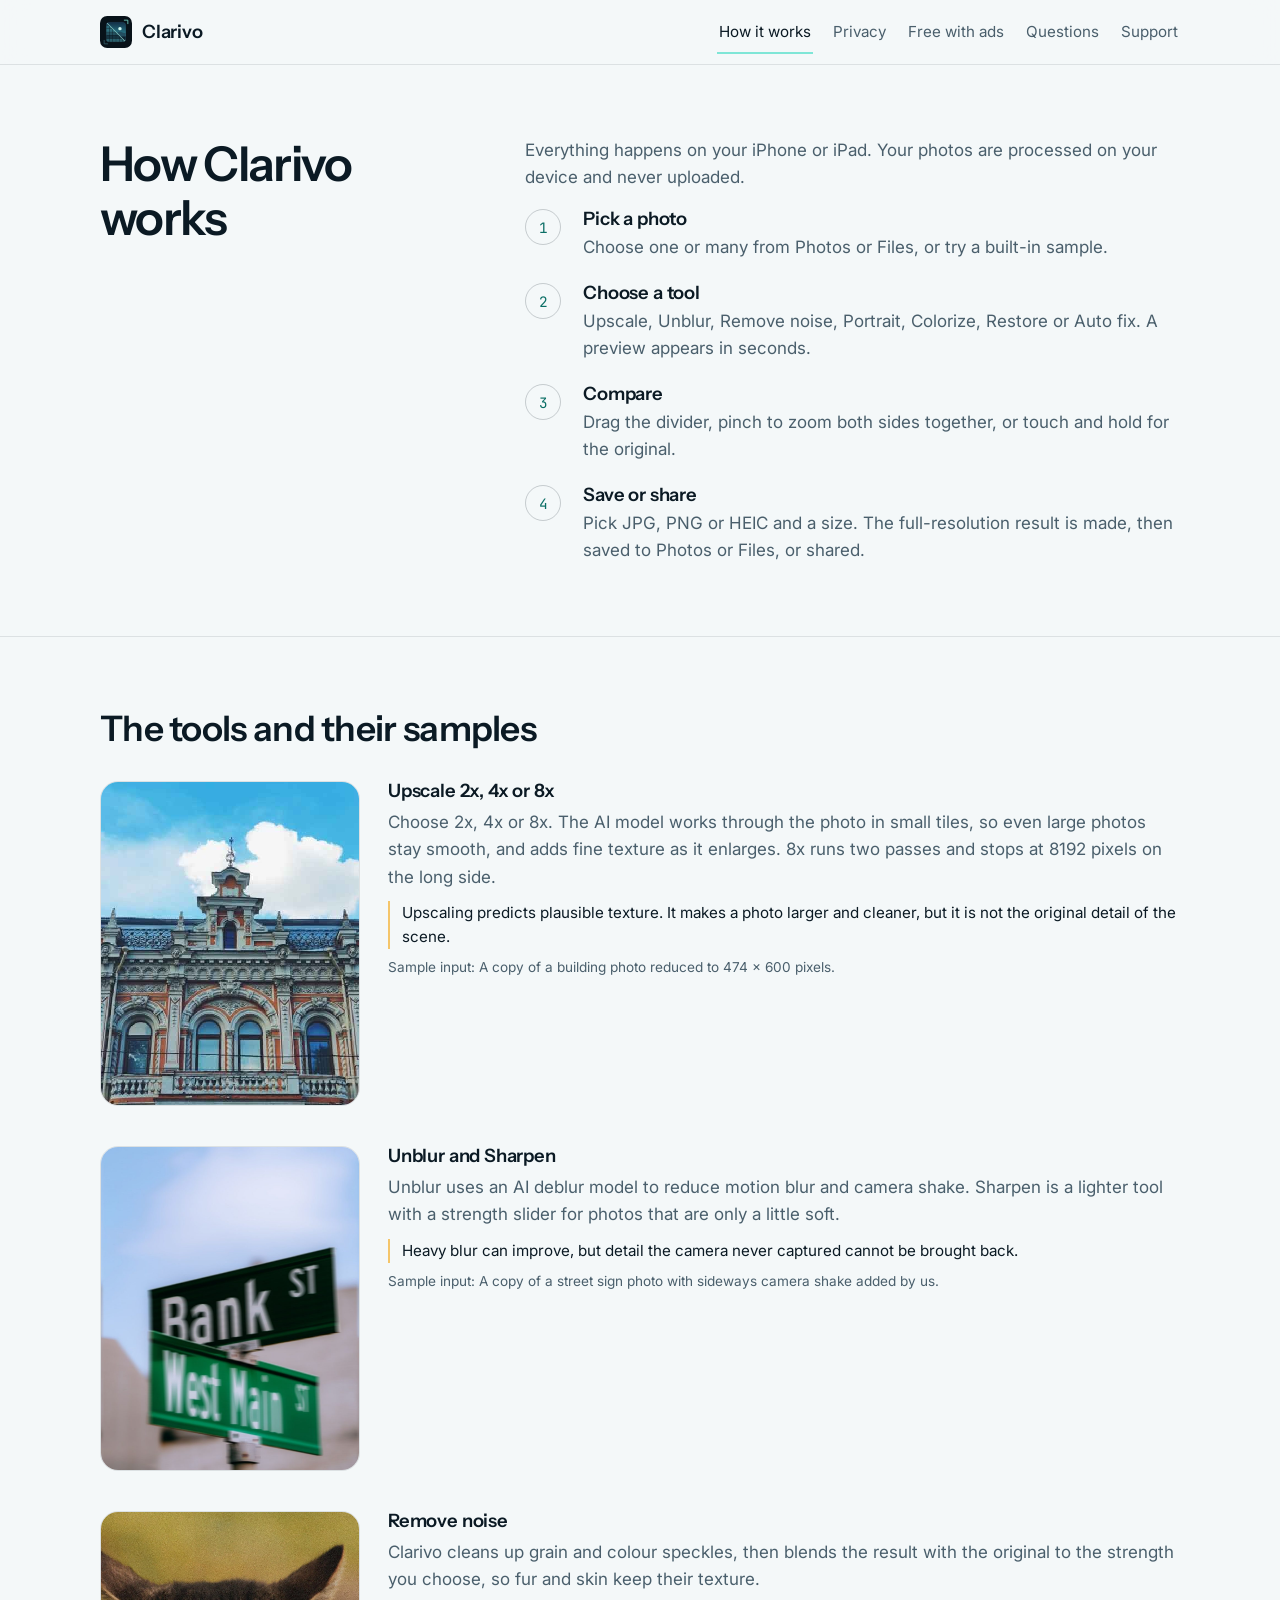
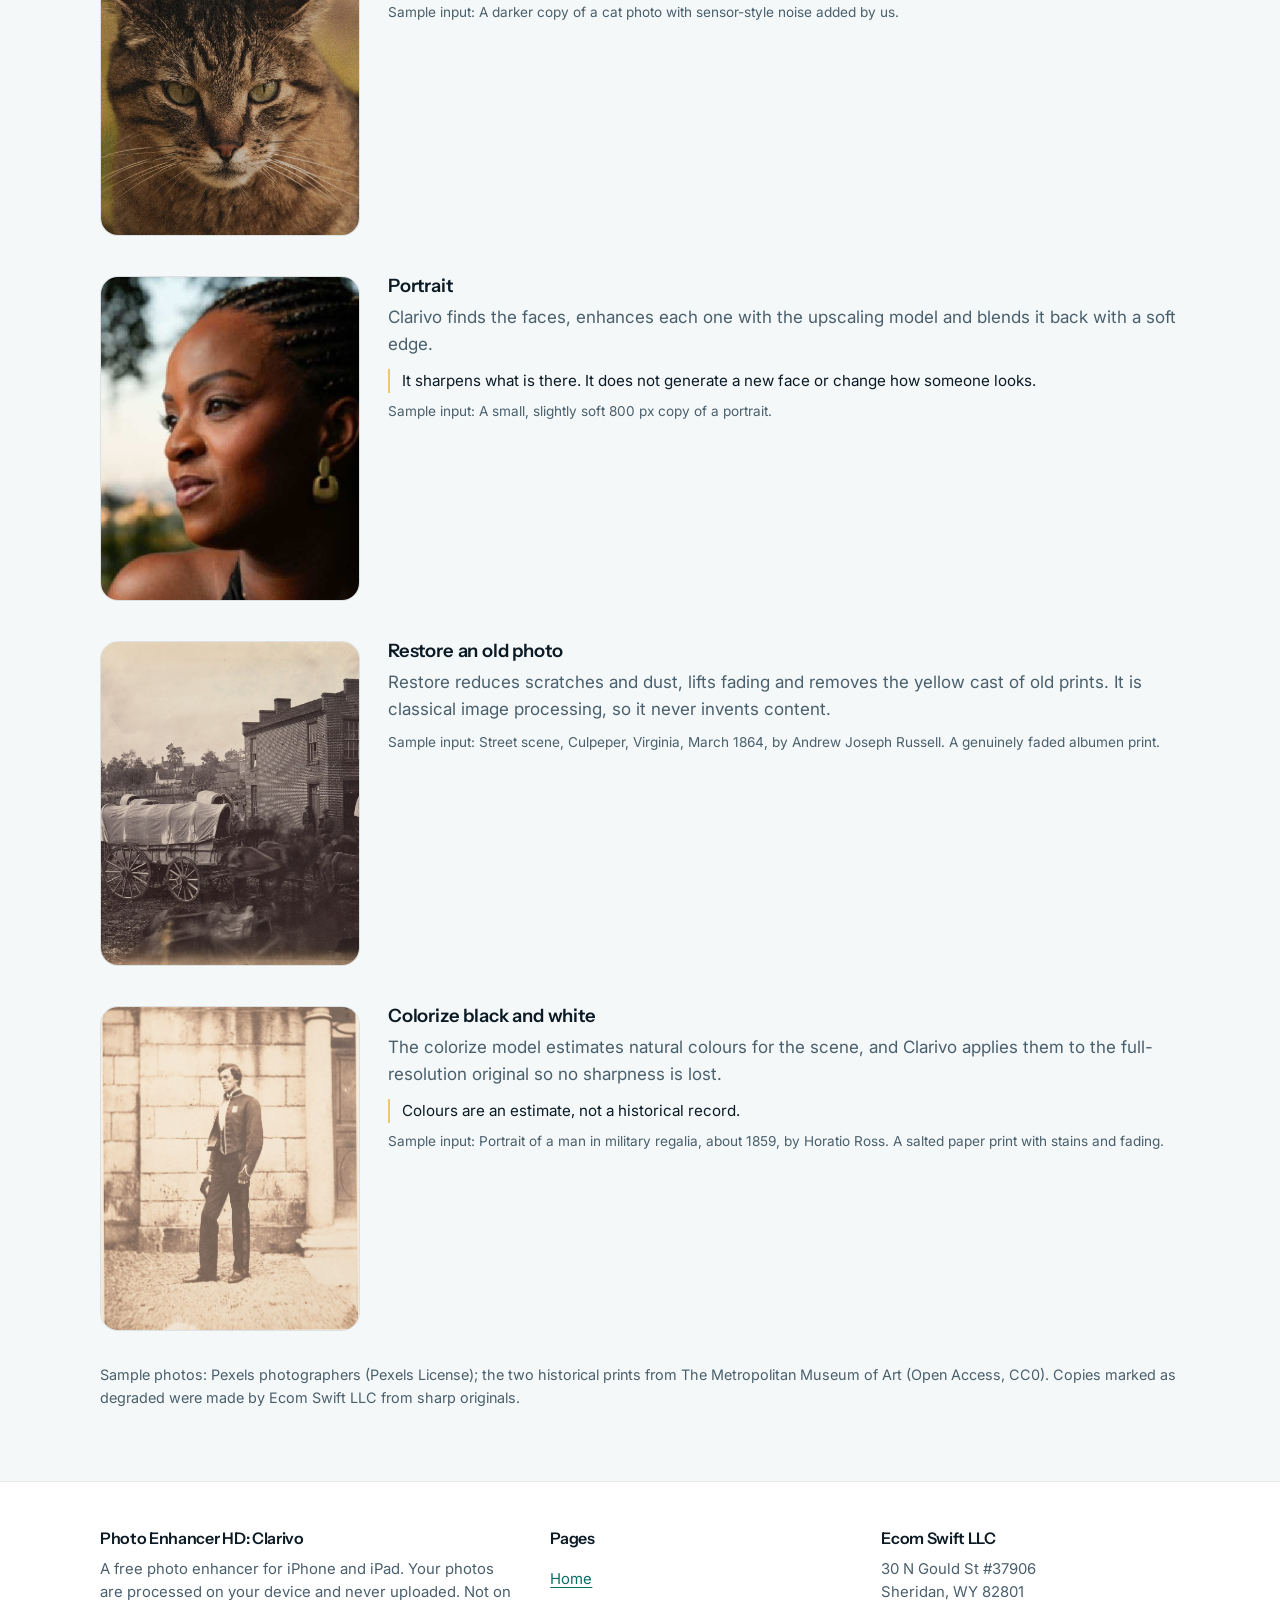
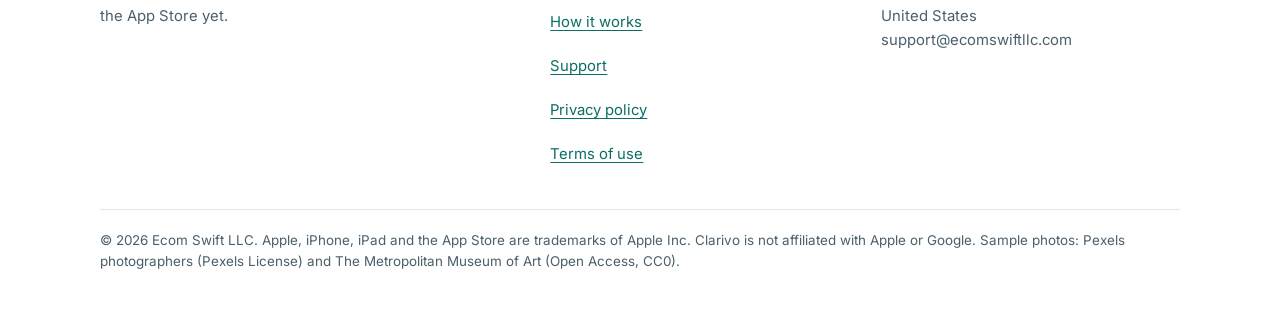
<file: clarivo/how-it-works/index.html>
<!doctype html>
<html lang="en">
<head>
<meta charset="utf-8">
<meta name="viewport" content="width=device-width, initial-scale=1, viewport-fit=cover">
<title>How it works | Photo Enhancer HD: Clarivo</title>
<meta name="description" content="How Clarivo enhances photos on your iPhone or iPad: upscale, unblur, remove noise, portrait, restore and colorize, with the real sample photos and the honest limits of each tool.">
<link rel="canonical" href="https://ecomswiftllc.github.io/clarivo/how-it-works/">
<meta name="theme-color" content="#081219">
<link rel="icon" href="../assets/favicon.svg" type="image/svg+xml">
<link rel="icon" href="../assets/favicon-32.png" type="image/png" sizes="32x32">
<link rel="apple-touch-icon" href="../assets/apple-touch-icon.png">
<meta property="og:type" content="website">
<meta property="og:site_name" content="Photo Enhancer HD: Clarivo">
<meta property="og:title" content="How it works | Photo Enhancer HD: Clarivo">
<meta property="og:description" content="How Clarivo enhances photos on your iPhone or iPad: upscale, unblur, remove noise, portrait, restore and colorize, with the real sample photos and the honest limits of each tool.">
<meta property="og:url" content="https://ecomswiftllc.github.io/clarivo/how-it-works/">
<meta property="og:image" content="https://ecomswiftllc.github.io/clarivo/assets/og-image.png">
<meta property="og:image:width" content="1200">
<meta property="og:image:height" content="630">
<meta property="og:image:alt" content="The Clarivo app icon and the name Clarivo, Photo Enhancer HD, next to three sample photos">
<meta name="twitter:card" content="summary_large_image">
<meta name="twitter:image" content="https://ecomswiftllc.github.io/clarivo/assets/og-image.png">
<link rel="preconnect" href="https://fonts.googleapis.com"><link rel="preconnect" href="https://fonts.gstatic.com" crossorigin><link rel="stylesheet" href="https://fonts.googleapis.com/css2?family=Instrument+Sans:wght@500;600&family=Inter:wght@400;500;600&family=JetBrains+Mono:wght@500&display=swap">
<link rel="stylesheet" href="../assets/site.css">
</head>
<body>
<a class="skip" href="#main">Skip to content</a>
<header class="site-header">
  <div class="wrap">
    <a class="brand" href="../"><img src="../assets/clarivo-mark.svg" alt="" width="32" height="32">Clarivo</a>
    <nav class="nav" aria-label="Main">
      <a href="../how-it-works/" aria-current="page">How it works</a>
      <a href="../#private">Privacy</a>
      <a href="../#free">Free with ads</a>
      <a href="../#faq">Questions</a>
      <a href="../support/">Support</a>
    </nav>
  </div>
</header>

<main id="main">
  <section class="section" style="border-top:0" aria-labelledby="h1">
    <div class="wrap">
      <h1 id="h1" style="font-size:clamp(2rem,4.6vw,3rem)">How Clarivo works</h1>
      <div class="section-body">
        <p>Everything happens on your iPhone or iPad. Your photos are processed on your device and never uploaded.</p>
        <ol class="steps">
          <li><div><h3>Pick a photo</h3><p>Choose one or many from Photos or Files, or try a built-in sample.</p></div></li>
          <li><div><h3>Choose a tool</h3><p>Upscale, Unblur, Remove noise, Portrait, Colorize, Restore or Auto fix. A preview appears in seconds.</p></div></li>
          <li><div><h3>Compare</h3><p>Drag the divider, pinch to zoom both sides together, or touch and hold for the original.</p></div></li>
          <li><div><h3>Save or share</h3><p>Pick JPG, PNG or HEIC and a size. The full-resolution result is made, then saved to Photos or Files, or shared.</p></div></li>
        </ol>
      </div>
    </div>
  </section>


  <section class="section" aria-labelledby="h-tools">
    <div class="wrap" style="display:block">
      <h2 id="h-tools" style="margin-bottom:32px">The tools and their samples</h2>
      <div class="tool-rows">
        <div class="tool-row">
          <img class="pix" src="../assets/photos/historic-building-lowres.jpg" alt="Sample input for Upscale 2x, 4x or 8x: A copy of a building photo reduced to 474 x 600 pixels." loading="lazy" decoding="async">
          <div>
            <h3>Upscale 2x, 4x or 8x</h3>
            <p>Choose 2x, 4x or 8x. The AI model works through the photo in small tiles, so even large photos stay smooth, and adds fine texture as it enlarges. 8x runs two passes and stops at 8192 pixels on the long side.</p>
            <p class="limit">Upscaling predicts plausible texture. It makes a photo larger and cleaner, but it is not the original detail of the scene.</p>
            <p class="source">Sample input: A copy of a building photo reduced to 474 &times; 600 pixels.</p>
          </div>
        </div>
        <div class="tool-row">
          <img class="" src="../assets/photos/street-sign-motion-blur.jpg" alt="Sample input for Unblur and Sharpen: A copy of a street sign photo with sideways camera shake added by us." loading="lazy" decoding="async">
          <div>
            <h3>Unblur and Sharpen</h3>
            <p>Unblur uses an AI deblur model to reduce motion blur and camera shake. Sharpen is a lighter tool with a strength slider for photos that are only a little soft.</p>
            <p class="limit">Heavy blur can improve, but detail the camera never captured cannot be brought back.</p>
            <p class="source">Sample input: A copy of a street sign photo with sideways camera shake added by us.</p>
          </div>
        </div>
        <div class="tool-row">
          <img class="" src="../assets/photos/tabby-cat-noisy.jpg" alt="Sample input for Remove noise: A darker copy of a cat photo with sensor-style noise added by us." loading="lazy" decoding="async">
          <div>
            <h3>Remove noise</h3>
            <p>Clarivo cleans up grain and colour speckles, then blends the result with the original to the strength you choose, so fur and skin keep their texture.</p>
            
            <p class="source">Sample input: A darker copy of a cat photo with sensor-style noise added by us.</p>
          </div>
        </div>
        <div class="tool-row">
          <img class="pix" src="../assets/photos/portrait-woman-lowres.jpg" alt="Sample input for Portrait: A small, slightly soft 800 px copy of a portrait." loading="lazy" decoding="async">
          <div>
            <h3>Portrait</h3>
            <p>Clarivo finds the faces, enhances each one with the upscaling model and blends it back with a soft edge.</p>
            <p class="limit">It sharpens what is there. It does not generate a new face or change how someone looks.</p>
            <p class="source">Sample input: A small, slightly soft 800 px copy of a portrait.</p>
          </div>
        </div>
        <div class="tool-row">
          <img class="" src="../assets/photos/old-street-1864.jpg" alt="Sample input for Restore an old photo: Street scene, Culpeper, Virginia, March 1864, by Andrew Joseph Russell. A genuinely faded albumen print." loading="lazy" decoding="async">
          <div>
            <h3>Restore an old photo</h3>
            <p>Restore reduces scratches and dust, lifts fading and removes the yellow cast of old prints. It is classical image processing, so it never invents content.</p>
            
            <p class="source">Sample input: Street scene, Culpeper, Virginia, March 1864, by Andrew Joseph Russell. A genuinely faded albumen print.</p>
          </div>
        </div>
        <div class="tool-row">
          <img class="" src="../assets/photos/old-portrait-1859.jpg" alt="Sample input for Colorize black and white: Portrait of a man in military regalia, about 1859, by Horatio Ross. A salted paper print with stains and fading." loading="lazy" decoding="async">
          <div>
            <h3>Colorize black and white</h3>
            <p>The colorize model estimates natural colours for the scene, and Clarivo applies them to the full-resolution original so no sharpness is lost.</p>
            <p class="limit">Colours are an estimate, not a historical record.</p>
            <p class="source">Sample input: Portrait of a man in military regalia, about 1859, by Horatio Ross. A salted paper print with stains and fading.</p>
          </div>
        </div>
      </div>
      <p class="small" style="margin-top:32px">Sample photos: Pexels photographers (Pexels License); the two historical prints from The Metropolitan Museum of Art (Open Access, CC0). Copies marked as degraded were made by Ecom Swift LLC from sharp originals.</p>
    </div>
  </section>
</main>
<footer class="site-footer">
  <div class="wrap">
    <div>
      <h2>Photo Enhancer HD: Clarivo</h2>
      <p>A free photo enhancer for iPhone and iPad. Your photos are processed on your device and never uploaded. Not on the App Store yet.</p>
    </div>
    <nav aria-label="Footer">
      <h2>Pages</h2>
      <ul>
        <li><a href="../">Home</a></li>
        <li><a href="../how-it-works/">How it works</a></li>
        <li><a href="../support/">Support</a></li>
        <li><a href="../privacy/">Privacy policy</a></li>
        <li><a href="../terms/">Terms of use</a></li>
      </ul>
    </nav>
    <div>
      <h2>Ecom Swift LLC</h2>
      <p>30 N Gould St #37906<br>Sheridan, WY 82801<br>United States</p>
      <p class="email">support@ecomswiftllc.com</p>
    </div>
    <p class="legalline">&copy; 2026 Ecom Swift LLC. Apple, iPhone, iPad and the App Store are trademarks of Apple Inc. Clarivo is not affiliated with Apple or Google. Sample photos: Pexels photographers (Pexels License) and The Metropolitan Museum of Art (Open Access, CC0).</p>
  </div>
</footer>
<script>
document.querySelectorAll('.compare input[type=range]').forEach(function (r) {
  var box = r.closest('.compare');
  function set() { box.style.setProperty('--pos', r.value + '%'); }
  r.addEventListener('input', set); set();
});
</script>
</body>
</html>
</file>
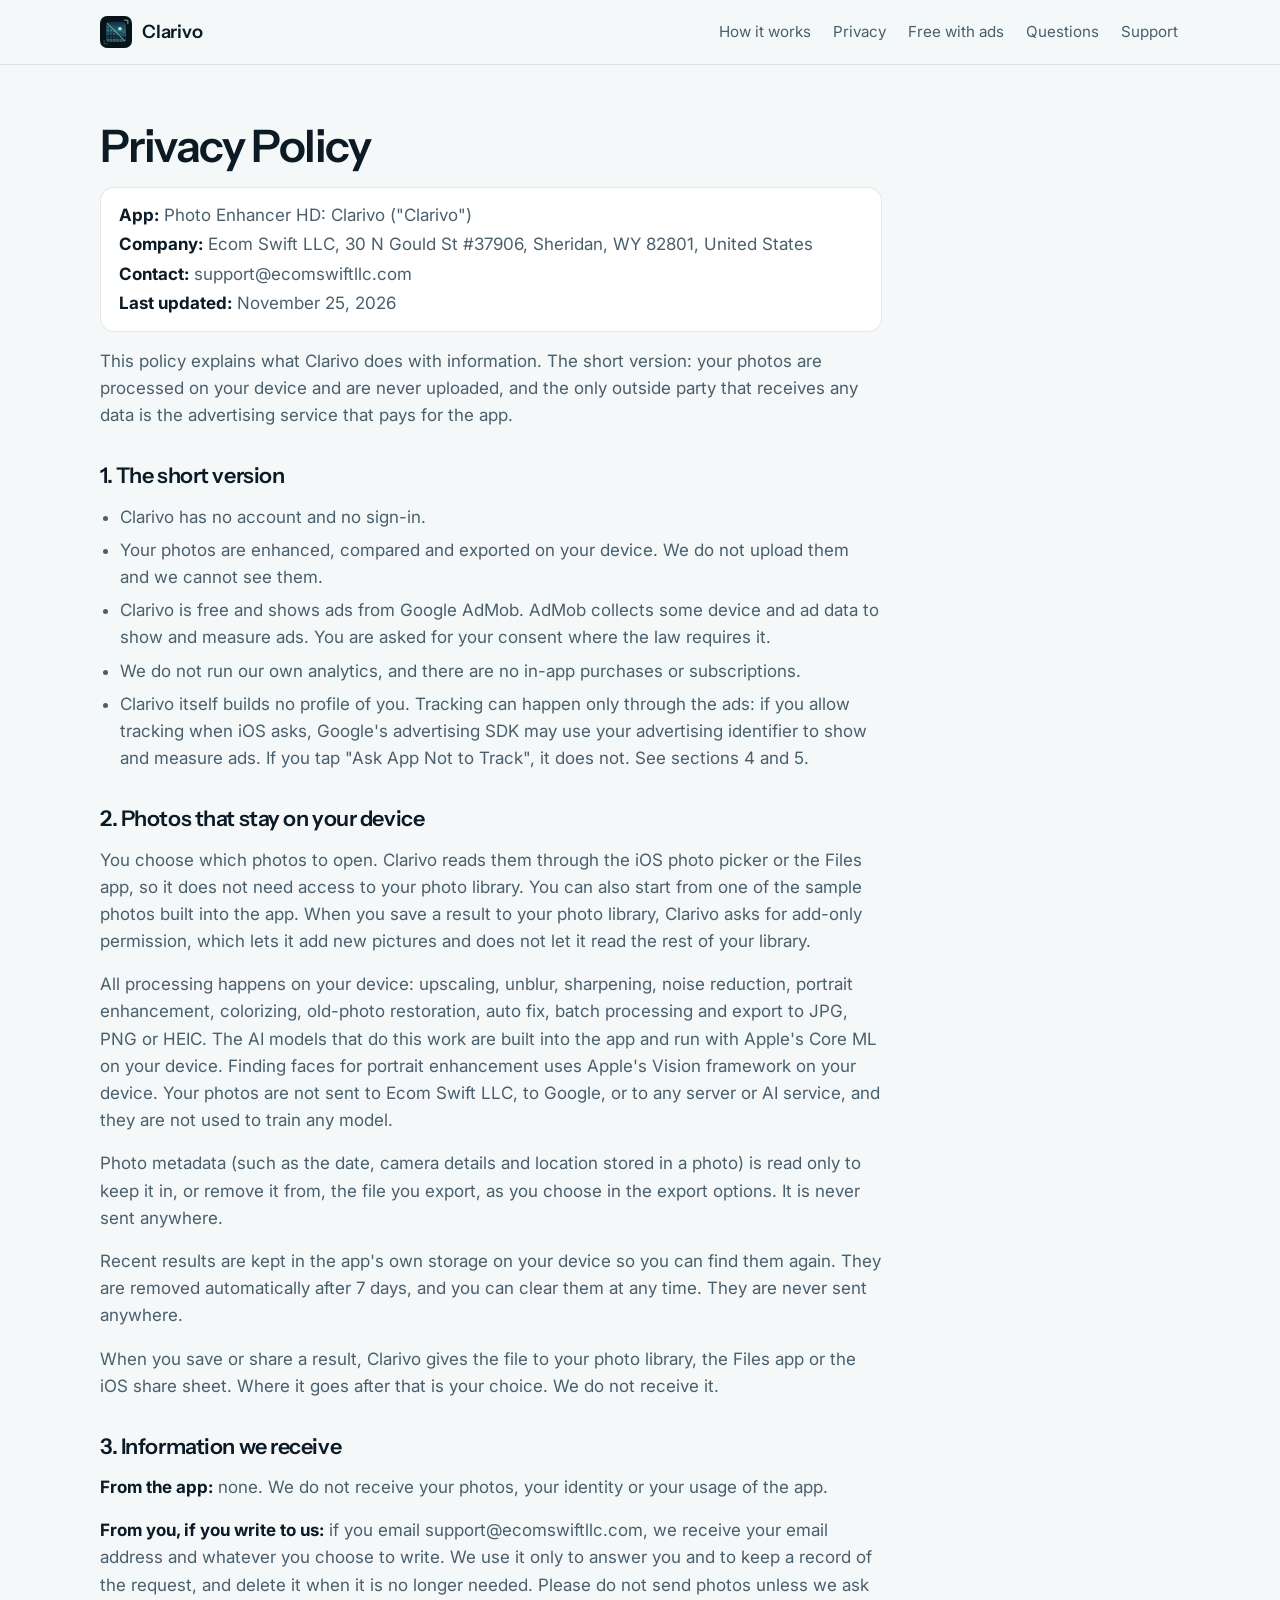
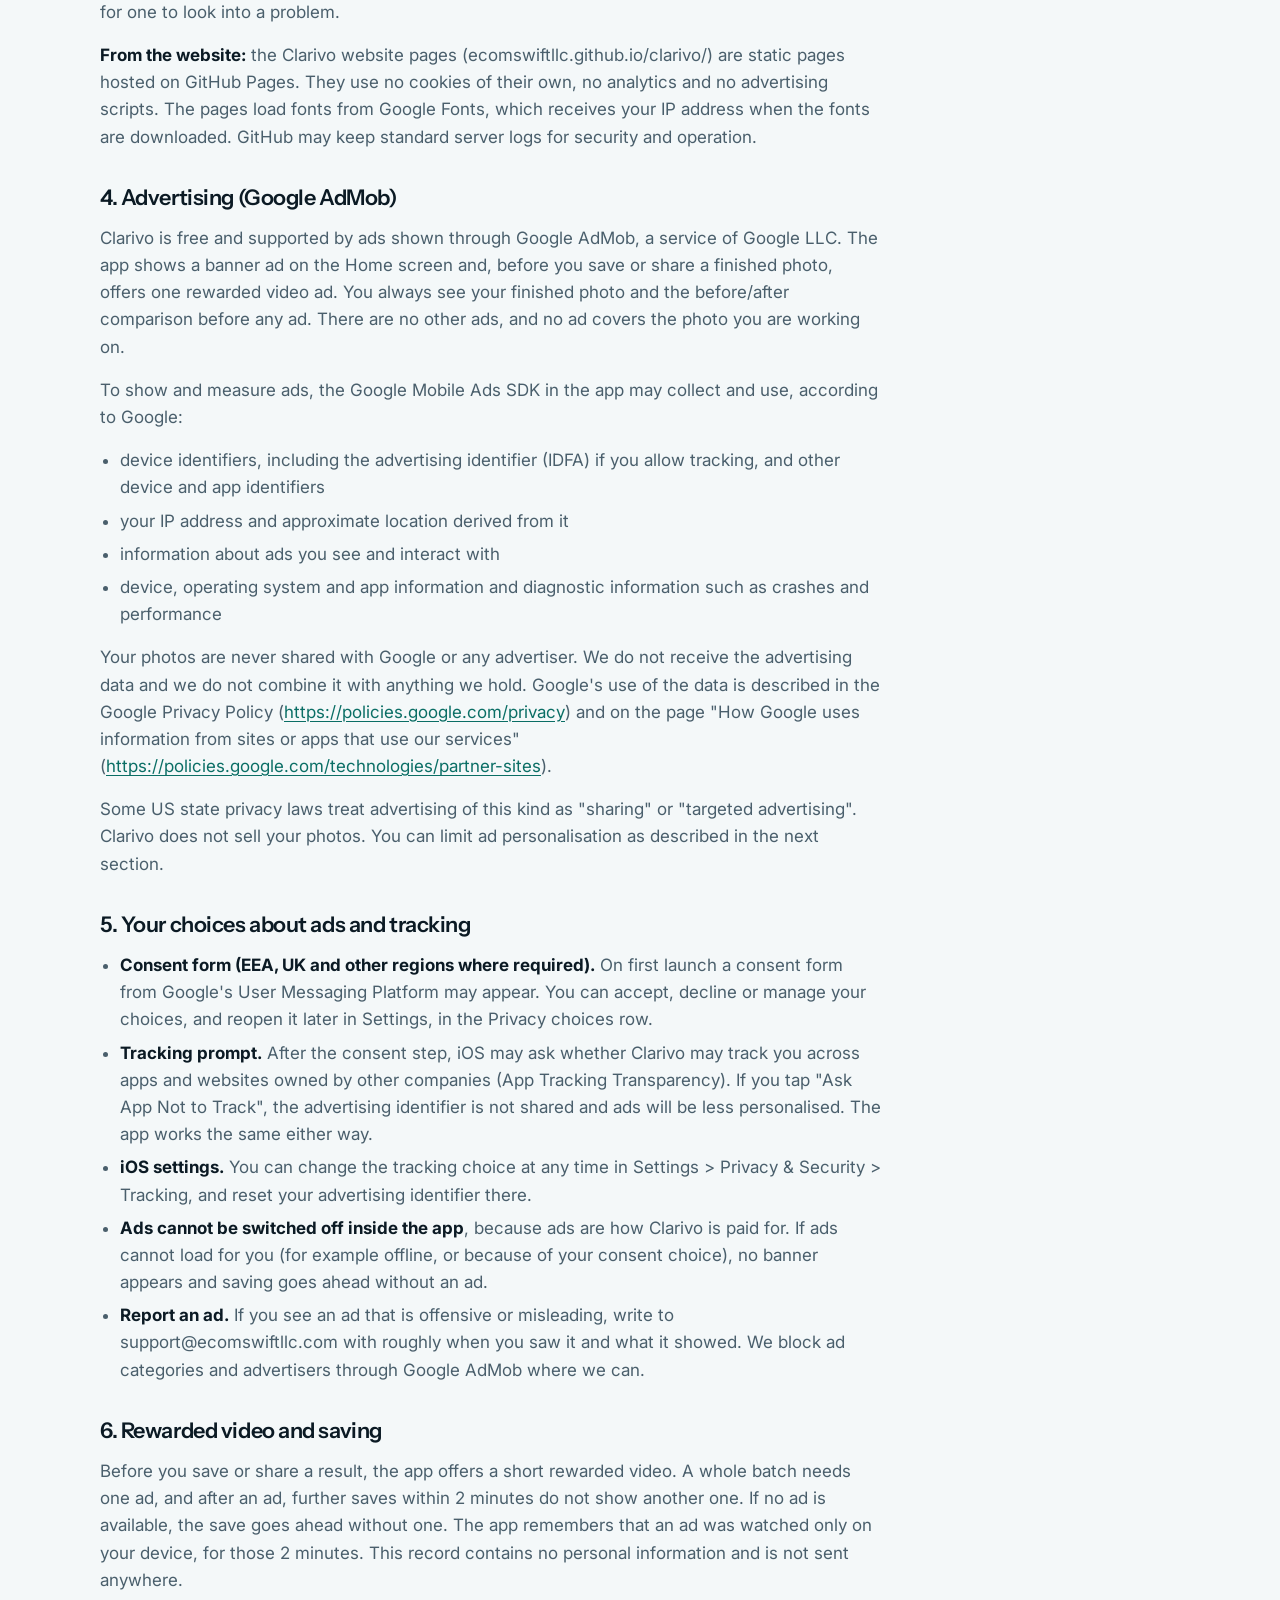
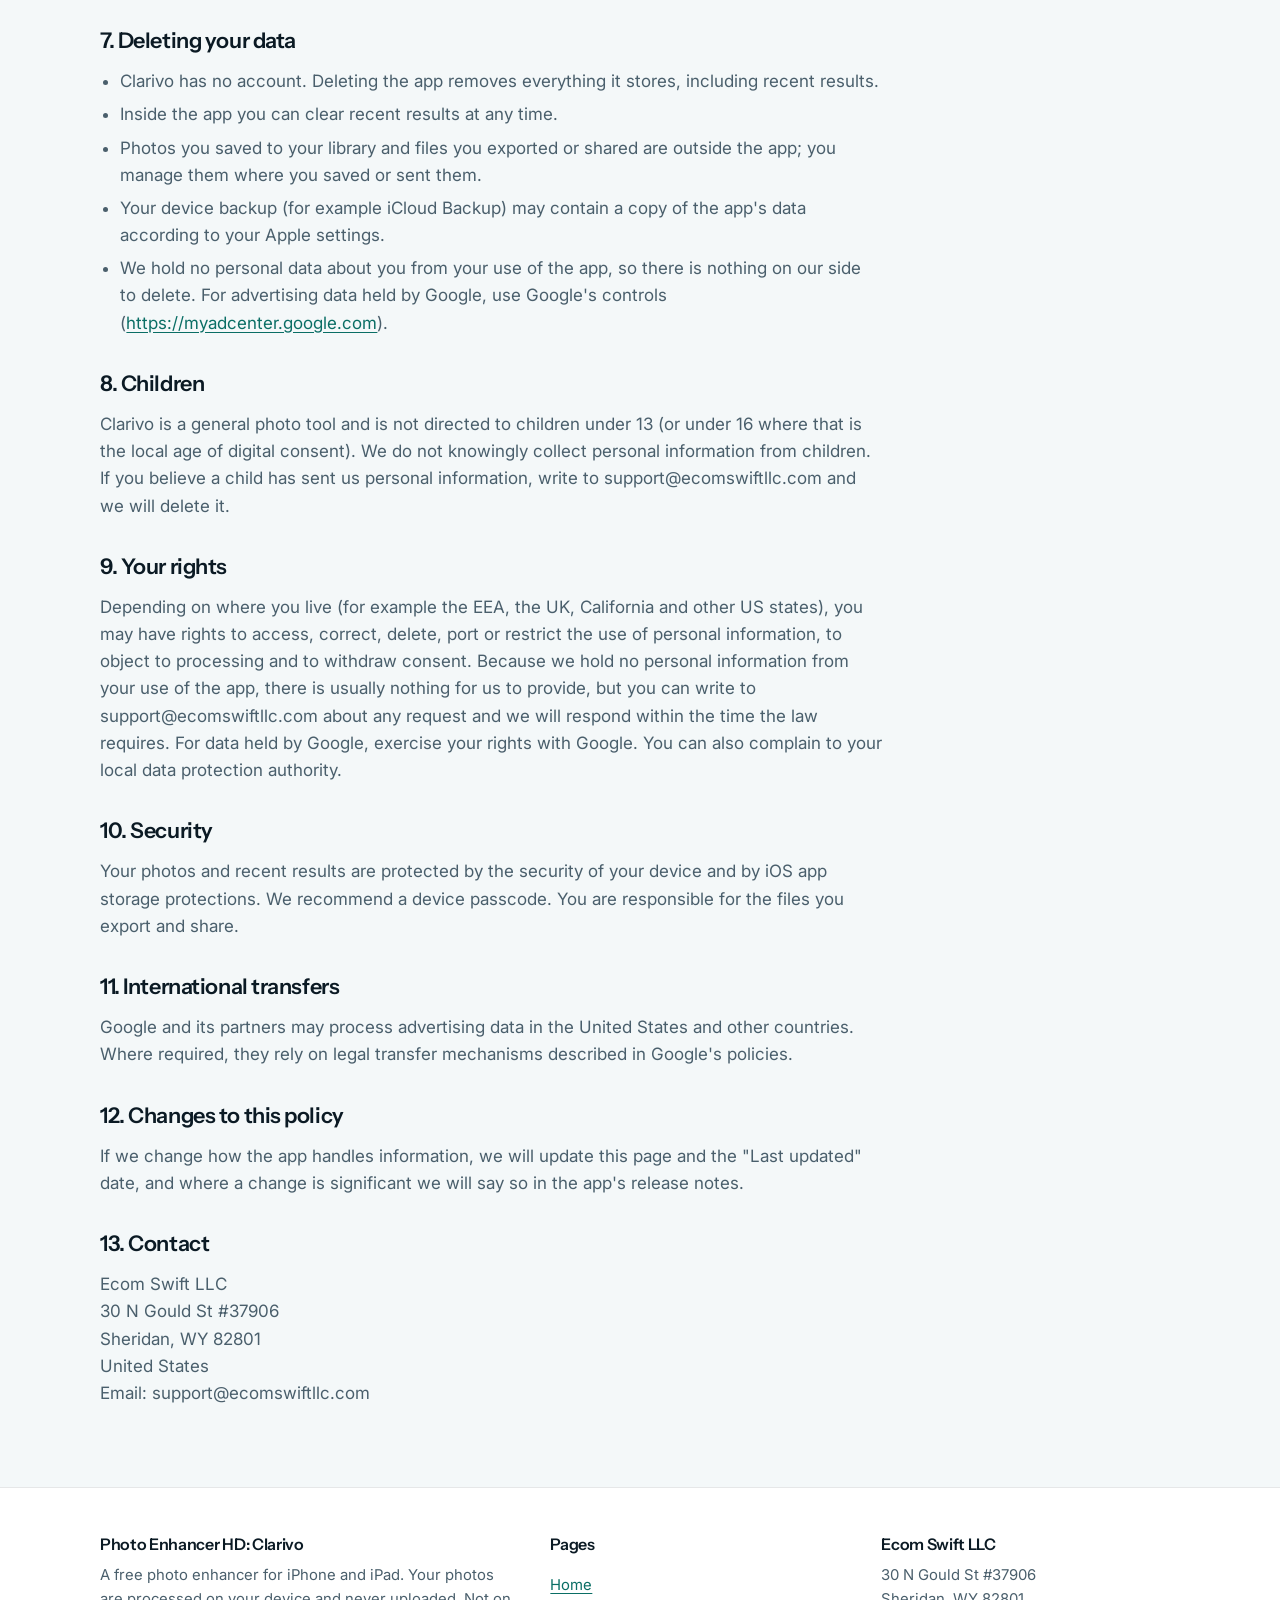
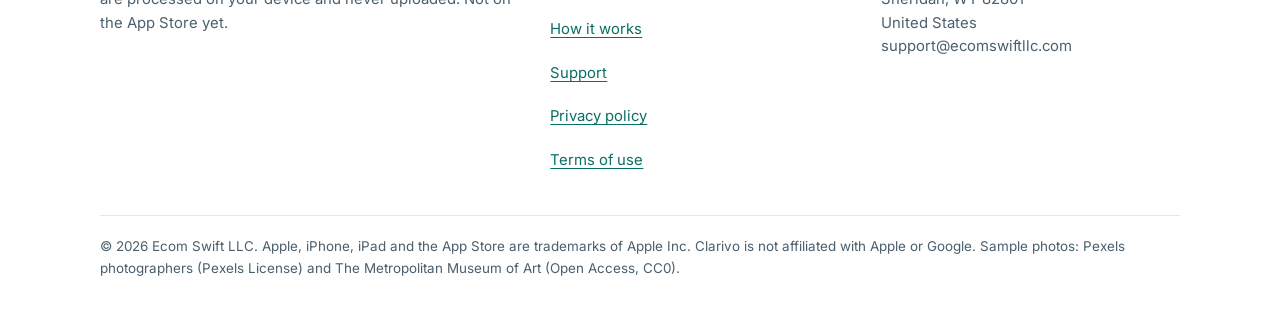
<file: clarivo/privacy/index.html>
<!doctype html>
<html lang="en">
<head>
<meta charset="utf-8">
<meta name="viewport" content="width=device-width, initial-scale=1, viewport-fit=cover">
<title>Privacy Policy | Photo Enhancer HD: Clarivo</title>
<meta name="description" content="How Clarivo handles information: photos are processed on your device and never uploaded, there is no account, and ads come from Google AdMob with your consent where required.">
<link rel="canonical" href="https://ecomswiftllc.github.io/clarivo/privacy/">
<meta name="theme-color" content="#081219">
<link rel="icon" href="../assets/favicon.svg" type="image/svg+xml">
<link rel="icon" href="../assets/favicon-32.png" type="image/png" sizes="32x32">
<link rel="apple-touch-icon" href="../assets/apple-touch-icon.png">
<meta property="og:type" content="website">
<meta property="og:site_name" content="Photo Enhancer HD: Clarivo">
<meta property="og:title" content="Privacy Policy | Photo Enhancer HD: Clarivo">
<meta property="og:description" content="How Clarivo handles information: photos are processed on your device and never uploaded, there is no account, and ads come from Google AdMob with your consent where required.">
<meta property="og:url" content="https://ecomswiftllc.github.io/clarivo/privacy/">
<meta property="og:image" content="https://ecomswiftllc.github.io/clarivo/assets/og-image.png">
<meta property="og:image:width" content="1200">
<meta property="og:image:height" content="630">
<meta property="og:image:alt" content="The Clarivo app icon and the name Clarivo, Photo Enhancer HD, next to three sample photos">
<meta name="twitter:card" content="summary_large_image">
<meta name="twitter:image" content="https://ecomswiftllc.github.io/clarivo/assets/og-image.png">
<link rel="preconnect" href="https://fonts.googleapis.com"><link rel="preconnect" href="https://fonts.gstatic.com" crossorigin><link rel="stylesheet" href="https://fonts.googleapis.com/css2?family=Instrument+Sans:wght@500;600&family=Inter:wght@400;500;600&family=JetBrains+Mono:wght@500&display=swap">
<link rel="stylesheet" href="../assets/site.css">
</head>
<body>
<a class="skip" href="#main">Skip to content</a>
<header class="site-header">
  <div class="wrap">
    <a class="brand" href="../"><img src="../assets/clarivo-mark.svg" alt="" width="32" height="32">Clarivo</a>
    <nav class="nav" aria-label="Main">
      <a href="../how-it-works/">How it works</a>
      <a href="../#private">Privacy</a>
      <a href="../#free">Free with ads</a>
      <a href="../#faq">Questions</a>
      <a href="../support/">Support</a>
    </nav>
  </div>
</header>

<main id="main">
  <div class="page">
    <div class="wrap">
      <article class="doc">
<h1>Privacy Policy</h1>
<div class="meta">
<p><strong>App:</strong> Photo Enhancer HD: Clarivo ("Clarivo")</p>
<p><strong>Company:</strong> Ecom Swift LLC, 30 N Gould St #37906, Sheridan, WY 82801, United States</p>
<p><strong>Contact:</strong> <span class="email">support@ecomswiftllc.com</span></p>
<p><strong>Last updated:</strong> November 25, 2026</p>
</div>
<p>This policy explains what Clarivo does with information. The short version: your photos are processed on your device and are never uploaded, and the only outside party that receives any data is the advertising service that pays for the app.</p>
<h2>1. The short version</h2>
<ul><li>Clarivo has no account and no sign-in.</li><li>Your photos are enhanced, compared and exported on your device. We do not upload them and we cannot see them.</li><li>Clarivo is free and shows ads from Google AdMob. AdMob collects some device and ad data to show and measure ads. You are asked for your consent where the law requires it.</li><li>We do not run our own analytics, and there are no in-app purchases or subscriptions.</li><li>Clarivo itself builds no profile of you. Tracking can happen only through the ads: if you allow tracking when iOS asks, Google's advertising SDK may use your advertising identifier to show and measure ads. If you tap "Ask App Not to Track", it does not. See sections 4 and 5.</li></ul>
<h2>2. Photos that stay on your device</h2>
<p>You choose which photos to open. Clarivo reads them through the iOS photo picker or the Files app, so it does not need access to your photo library. You can also start from one of the sample photos built into the app. When you save a result to your photo library, Clarivo asks for add-only permission, which lets it add new pictures and does not let it read the rest of your library.</p>
<p>All processing happens on your device: upscaling, unblur, sharpening, noise reduction, portrait enhancement, colorizing, old-photo restoration, auto fix, batch processing and export to JPG, PNG or HEIC. The AI models that do this work are built into the app and run with Apple's Core ML on your device. Finding faces for portrait enhancement uses Apple's Vision framework on your device. Your photos are not sent to Ecom Swift LLC, to Google, or to any server or AI service, and they are not used to train any model.</p>
<p>Photo metadata (such as the date, camera details and location stored in a photo) is read only to keep it in, or remove it from, the file you export, as you choose in the export options. It is never sent anywhere.</p>
<p>Recent results are kept in the app's own storage on your device so you can find them again. They are removed automatically after 7 days, and you can clear them at any time. They are never sent anywhere.</p>
<p>When you save or share a result, Clarivo gives the file to your photo library, the Files app or the iOS share sheet. Where it goes after that is your choice. We do not receive it.</p>
<h2>3. Information we receive</h2>
<p><strong>From the app:</strong> none. We do not receive your photos, your identity or your usage of the app.</p>
<p><strong>From you, if you write to us:</strong> if you email <span class="email">support@ecomswiftllc.com</span>, we receive your email address and whatever you choose to write. We use it only to answer you and to keep a record of the request, and delete it when it is no longer needed. Please do not send photos unless we ask for one to look into a problem.</p>
<p><strong>From the website:</strong> the Clarivo website pages (ecomswiftllc.github.io/clarivo/) are static pages hosted on GitHub Pages. They use no cookies of their own, no analytics and no advertising scripts. The pages load fonts from Google Fonts, which receives your IP address when the fonts are downloaded. GitHub may keep standard server logs for security and operation.</p>
<h2>4. Advertising (Google AdMob)</h2>
<p>Clarivo is free and supported by ads shown through Google AdMob, a service of Google LLC. The app shows a banner ad on the Home screen and, before you save or share a finished photo, offers one rewarded video ad. You always see your finished photo and the before/after comparison before any ad. There are no other ads, and no ad covers the photo you are working on.</p>
<p>To show and measure ads, the Google Mobile Ads SDK in the app may collect and use, according to Google:</p>
<ul><li>device identifiers, including the advertising identifier (IDFA) if you allow tracking, and other device and app identifiers</li><li>your IP address and approximate location derived from it</li><li>information about ads you see and interact with</li><li>device, operating system and app information and diagnostic information such as crashes and performance</li></ul>
<p>Your photos are never shared with Google or any advertiser. We do not receive the advertising data and we do not combine it with anything we hold. Google's use of the data is described in the Google Privacy Policy (<a href="https://policies.google.com/privacy" rel="noopener">https://policies.google.com/privacy</a>) and on the page "How Google uses information from sites or apps that use our services" (<a href="https://policies.google.com/technologies/partner-sites" rel="noopener">https://policies.google.com/technologies/partner-sites</a>).</p>
<p>Some US state privacy laws treat advertising of this kind as "sharing" or "targeted advertising". Clarivo does not sell your photos. You can limit ad personalisation as described in the next section.</p>
<h2>5. Your choices about ads and tracking</h2>
<ul><li><strong>Consent form (EEA, UK and other regions where required).</strong> On first launch a consent form from Google's User Messaging Platform may appear. You can accept, decline or manage your choices, and reopen it later in Settings, in the Privacy choices row.</li><li><strong>Tracking prompt.</strong> After the consent step, iOS may ask whether Clarivo may track you across apps and websites owned by other companies (App Tracking Transparency). If you tap "Ask App Not to Track", the advertising identifier is not shared and ads will be less personalised. The app works the same either way.</li><li><strong>iOS settings.</strong> You can change the tracking choice at any time in Settings &gt; Privacy &amp; Security &gt; Tracking, and reset your advertising identifier there.</li><li><strong>Ads cannot be switched off inside the app</strong>, because ads are how Clarivo is paid for. If ads cannot load for you (for example offline, or because of your consent choice), no banner appears and saving goes ahead without an ad.</li><li><strong>Report an ad.</strong> If you see an ad that is offensive or misleading, write to <span class="email">support@ecomswiftllc.com</span> with roughly when you saw it and what it showed. We block ad categories and advertisers through Google AdMob where we can.</li></ul>
<h2>6. Rewarded video and saving</h2>
<p>Before you save or share a result, the app offers a short rewarded video. A whole batch needs one ad, and after an ad, further saves within 2 minutes do not show another one. If no ad is available, the save goes ahead without one. The app remembers that an ad was watched only on your device, for those 2 minutes. This record contains no personal information and is not sent anywhere.</p>
<h2>7. Deleting your data</h2>
<ul><li>Clarivo has no account. Deleting the app removes everything it stores, including recent results.</li><li>Inside the app you can clear recent results at any time.</li><li>Photos you saved to your library and files you exported or shared are outside the app; you manage them where you saved or sent them.</li><li>Your device backup (for example iCloud Backup) may contain a copy of the app's data according to your Apple settings.</li><li>We hold no personal data about you from your use of the app, so there is nothing on our side to delete. For advertising data held by Google, use Google's controls (<a href="https://myadcenter.google.com" rel="noopener">https://myadcenter.google.com</a>).</li></ul>
<h2>8. Children</h2>
<p>Clarivo is a general photo tool and is not directed to children under 13 (or under 16 where that is the local age of digital consent). We do not knowingly collect personal information from children. If you believe a child has sent us personal information, write to <span class="email">support@ecomswiftllc.com</span> and we will delete it.</p>
<h2>9. Your rights</h2>
<p>Depending on where you live (for example the EEA, the UK, California and other US states), you may have rights to access, correct, delete, port or restrict the use of personal information, to object to processing and to withdraw consent. Because we hold no personal information from your use of the app, there is usually nothing for us to provide, but you can write to <span class="email">support@ecomswiftllc.com</span> about any request and we will respond within the time the law requires. For data held by Google, exercise your rights with Google. You can also complain to your local data protection authority.</p>
<h2>10. Security</h2>
<p>Your photos and recent results are protected by the security of your device and by iOS app storage protections. We recommend a device passcode. You are responsible for the files you export and share.</p>
<h2>11. International transfers</h2>
<p>Google and its partners may process advertising data in the United States and other countries. Where required, they rely on legal transfer mechanisms described in Google's policies.</p>
<h2>12. Changes to this policy</h2>
<p>If we change how the app handles information, we will update this page and the "Last updated" date, and where a change is significant we will say so in the app's release notes.</p>
<h2>13. Contact</h2>
<p>Ecom Swift LLC<br>30 N Gould St #37906<br>Sheridan, WY 82801<br>United States<br>Email: <span class="email">support@ecomswiftllc.com</span></p>
      </article>
    </div>
  </div>
</main>
<footer class="site-footer">
  <div class="wrap">
    <div>
      <h2>Photo Enhancer HD: Clarivo</h2>
      <p>A free photo enhancer for iPhone and iPad. Your photos are processed on your device and never uploaded. Not on the App Store yet.</p>
    </div>
    <nav aria-label="Footer">
      <h2>Pages</h2>
      <ul>
        <li><a href="../">Home</a></li>
        <li><a href="../how-it-works/">How it works</a></li>
        <li><a href="../support/">Support</a></li>
        <li><a href="../privacy/">Privacy policy</a></li>
        <li><a href="../terms/">Terms of use</a></li>
      </ul>
    </nav>
    <div>
      <h2>Ecom Swift LLC</h2>
      <p>30 N Gould St #37906<br>Sheridan, WY 82801<br>United States</p>
      <p class="email">support@ecomswiftllc.com</p>
    </div>
    <p class="legalline">&copy; 2026 Ecom Swift LLC. Apple, iPhone, iPad and the App Store are trademarks of Apple Inc. Clarivo is not affiliated with Apple or Google. Sample photos: Pexels photographers (Pexels License) and The Metropolitan Museum of Art (Open Access, CC0).</p>
  </div>
</footer>
<script>
document.querySelectorAll('.compare input[type=range]').forEach(function (r) {
  var box = r.closest('.compare');
  function set() { box.style.setProperty('--pos', r.value + '%'); }
  r.addEventListener('input', set); set();
});
</script>
</body>
</html>
</file>
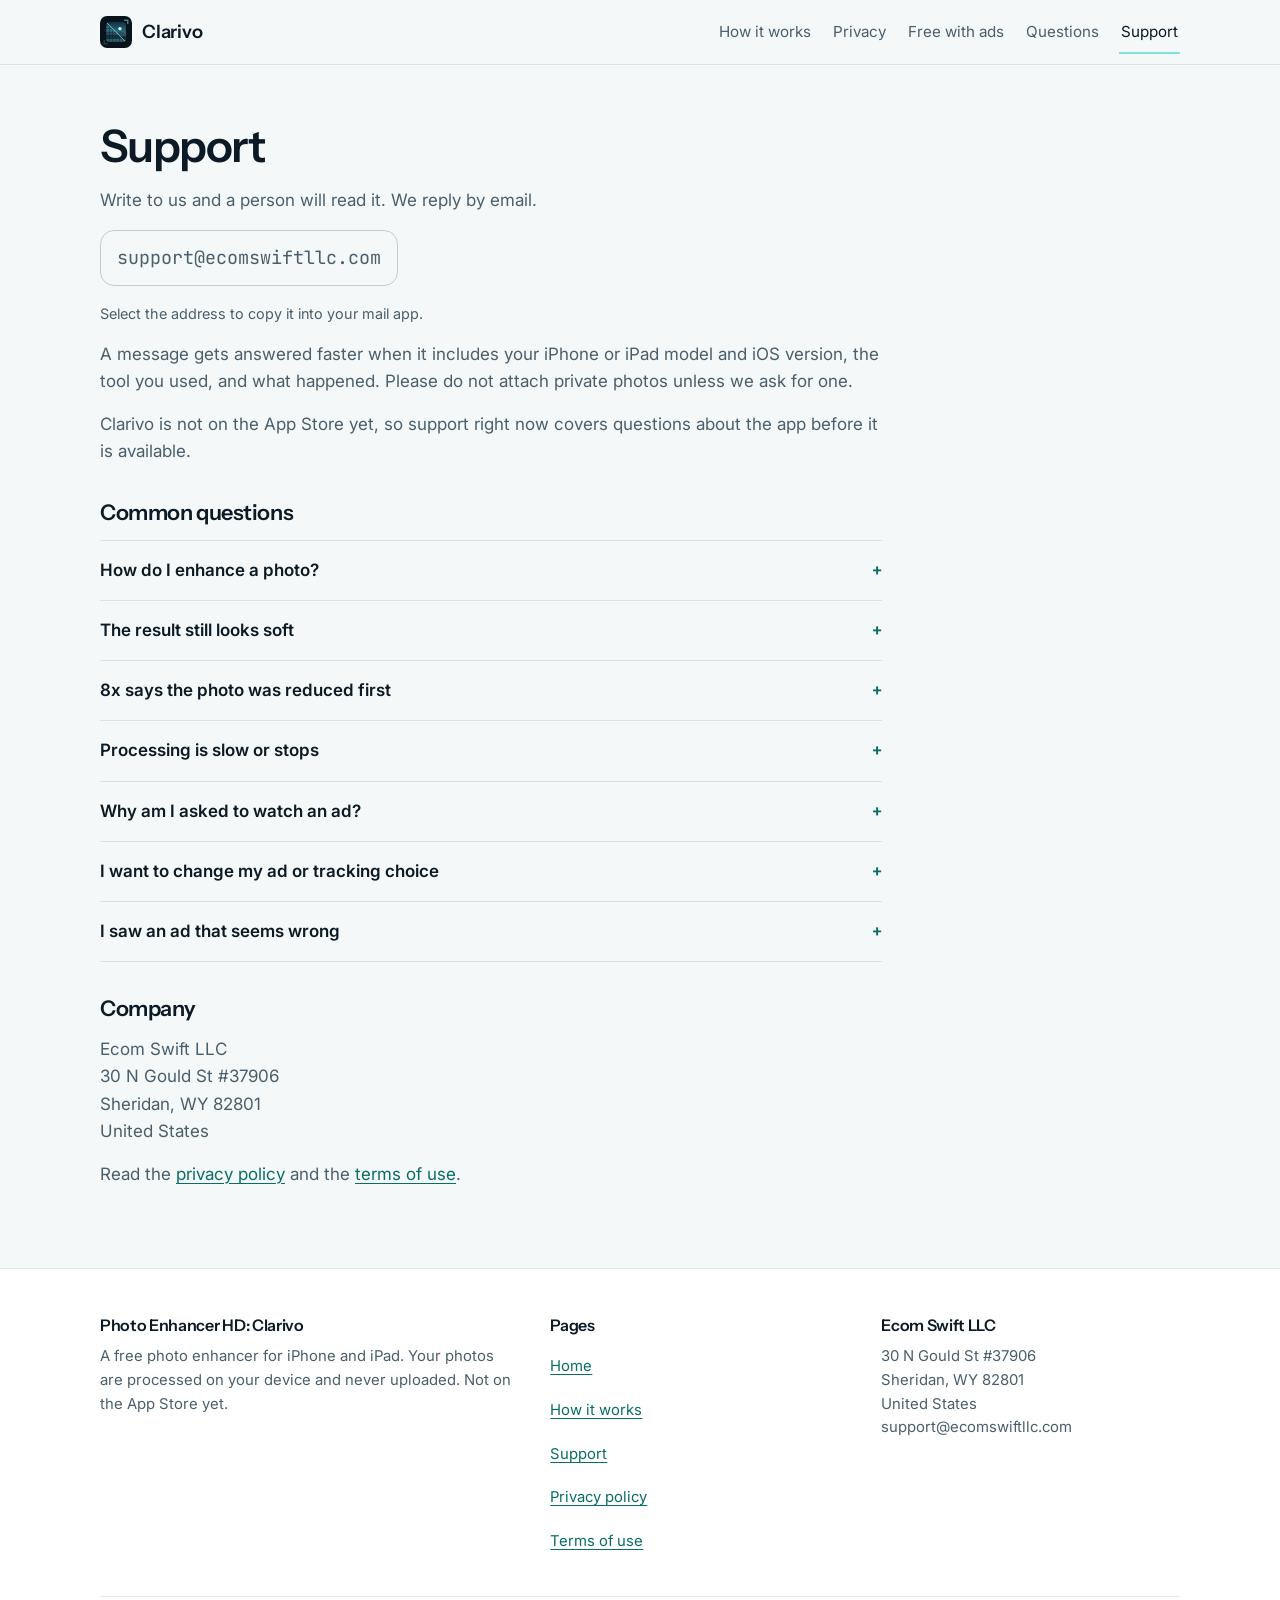
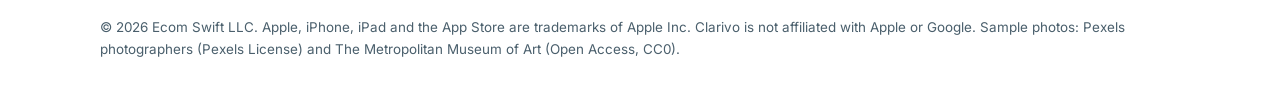
<file: clarivo/support/index.html>
<!doctype html>
<html lang="en">
<head>
<meta charset="utf-8">
<meta name="viewport" content="width=device-width, initial-scale=1, viewport-fit=cover">
<title>Support | Photo Enhancer HD: Clarivo</title>
<meta name="description" content="Get help with Clarivo: contact details and answers about enhancing photos, upscaling limits, ads and privacy.">
<link rel="canonical" href="https://ecomswiftllc.github.io/clarivo/support/">
<meta name="theme-color" content="#081219">
<link rel="icon" href="../assets/favicon.svg" type="image/svg+xml">
<link rel="icon" href="../assets/favicon-32.png" type="image/png" sizes="32x32">
<link rel="apple-touch-icon" href="../assets/apple-touch-icon.png">
<meta property="og:type" content="website">
<meta property="og:site_name" content="Photo Enhancer HD: Clarivo">
<meta property="og:title" content="Support | Photo Enhancer HD: Clarivo">
<meta property="og:description" content="Get help with Clarivo: contact details and answers about enhancing photos, upscaling limits, ads and privacy.">
<meta property="og:url" content="https://ecomswiftllc.github.io/clarivo/support/">
<meta property="og:image" content="https://ecomswiftllc.github.io/clarivo/assets/og-image.png">
<meta property="og:image:width" content="1200">
<meta property="og:image:height" content="630">
<meta property="og:image:alt" content="The Clarivo app icon and the name Clarivo, Photo Enhancer HD, next to three sample photos">
<meta name="twitter:card" content="summary_large_image">
<meta name="twitter:image" content="https://ecomswiftllc.github.io/clarivo/assets/og-image.png">
<link rel="preconnect" href="https://fonts.googleapis.com"><link rel="preconnect" href="https://fonts.gstatic.com" crossorigin><link rel="stylesheet" href="https://fonts.googleapis.com/css2?family=Instrument+Sans:wght@500;600&family=Inter:wght@400;500;600&family=JetBrains+Mono:wght@500&display=swap">
<link rel="stylesheet" href="../assets/site.css">
</head>
<body>
<a class="skip" href="#main">Skip to content</a>
<header class="site-header">
  <div class="wrap">
    <a class="brand" href="../"><img src="../assets/clarivo-mark.svg" alt="" width="32" height="32">Clarivo</a>
    <nav class="nav" aria-label="Main">
      <a href="../how-it-works/">How it works</a>
      <a href="../#private">Privacy</a>
      <a href="../#free">Free with ads</a>
      <a href="../#faq">Questions</a>
      <a href="../support/" aria-current="page">Support</a>
    </nav>
  </div>
</header>

<main id="main">
  <div class="page">
    <div class="wrap">
      <div class="doc">
        <h1>Support</h1>
        <p>Write to us and a person will read it. We reply by email.</p>
        <p class="contact-line">support@ecomswiftllc.com</p>
        <p class="small">Select the address to copy it into your mail app.</p>
        <p>A message gets answered faster when it includes your iPhone or iPad model and iOS version, the tool you used, and what happened. Please do not attach private photos unless we ask for one.</p>
        <p>Clarivo is not on the App Store yet, so support right now covers questions about the app before it is available.</p>
        <h2>Common questions</h2>
        <div>
          <details><summary>How do I enhance a photo?</summary><div class="answer"><ol><li>On Home, tap a tool, then choose a photo from Photos or Files, or try a sample.</li><li>Pick the settings, such as 4x for Upscale, and wait for the preview.</li><li>Compare with the before and after view.</li><li>Tap Save to Photos, Save to Files or Share.</li></ol></div></details>
          <details><summary>The result still looks soft</summary><div class="answer"><p>Try Unblur for shake, then Sharpen with a higher strength. Very heavy blur, or a photo that was out of focus, can only improve a little: detail the camera never captured cannot be brought back. Starting from the original file, not a screenshot or a message attachment, gives the best result.</p></div></details>
          <details><summary>8x says the photo was reduced first</summary><div class="answer"><p>To keep your device responsive, results are limited to 8192 pixels on the long side and 48 megapixels. A large photo is reduced before the 8x pass so the result fits. Use 4x if you want to keep the original size as the starting point.</p></div></details>
          <details><summary>Processing is slow or stops</summary><div class="answer"><p>AI upscaling is heavy work, especially at 8x on older devices. Keep the app open until it finishes. If the device runs low on memory, Clarivo stops safely and tells you; try a smaller size or close other apps.</p></div></details>
          <details><summary>Why am I asked to watch an ad?</summary><div class="answer"><p>Ads pay for Clarivo. Before you save or share, the app offers a short video; a batch needs one ad, and saves in the next 2 minutes need none. If no ad is available, saving goes ahead for free.</p></div></details>
          <details><summary>I want to change my ad or tracking choice</summary><div class="answer"><p>Open Settings in the app and use Privacy choices where it appears. You can also change tracking in iOS Settings under Privacy and Security, then Tracking.</p></div></details>
          <details><summary>I saw an ad that seems wrong</summary><div class="answer"><p>Write to us with roughly when you saw it and what it showed. A screenshot helps. We block ad categories and advertisers through Google AdMob where we can.</p></div></details>
        </div>
        <h2>Company</h2>
        <p>Ecom Swift LLC<br>30 N Gould St #37906<br>Sheridan, WY 82801<br>United States</p>
        <p>Read the <a href="../privacy/">privacy policy</a> and the <a href="../terms/">terms of use</a>.</p>
      </div>
    </div>
  </div>
</main>
<footer class="site-footer">
  <div class="wrap">
    <div>
      <h2>Photo Enhancer HD: Clarivo</h2>
      <p>A free photo enhancer for iPhone and iPad. Your photos are processed on your device and never uploaded. Not on the App Store yet.</p>
    </div>
    <nav aria-label="Footer">
      <h2>Pages</h2>
      <ul>
        <li><a href="../">Home</a></li>
        <li><a href="../how-it-works/">How it works</a></li>
        <li><a href="../support/">Support</a></li>
        <li><a href="../privacy/">Privacy policy</a></li>
        <li><a href="../terms/">Terms of use</a></li>
      </ul>
    </nav>
    <div>
      <h2>Ecom Swift LLC</h2>
      <p>30 N Gould St #37906<br>Sheridan, WY 82801<br>United States</p>
      <p class="email">support@ecomswiftllc.com</p>
    </div>
    <p class="legalline">&copy; 2026 Ecom Swift LLC. Apple, iPhone, iPad and the App Store are trademarks of Apple Inc. Clarivo is not affiliated with Apple or Google. Sample photos: Pexels photographers (Pexels License) and The Metropolitan Museum of Art (Open Access, CC0).</p>
  </div>
</footer>
<script>
document.querySelectorAll('.compare input[type=range]').forEach(function (r) {
  var box = r.closest('.compare');
  function set() { box.style.setProperty('--pos', r.value + '%'); }
  r.addEventListener('input', set); set();
});
</script>
</body>
</html>
</file>
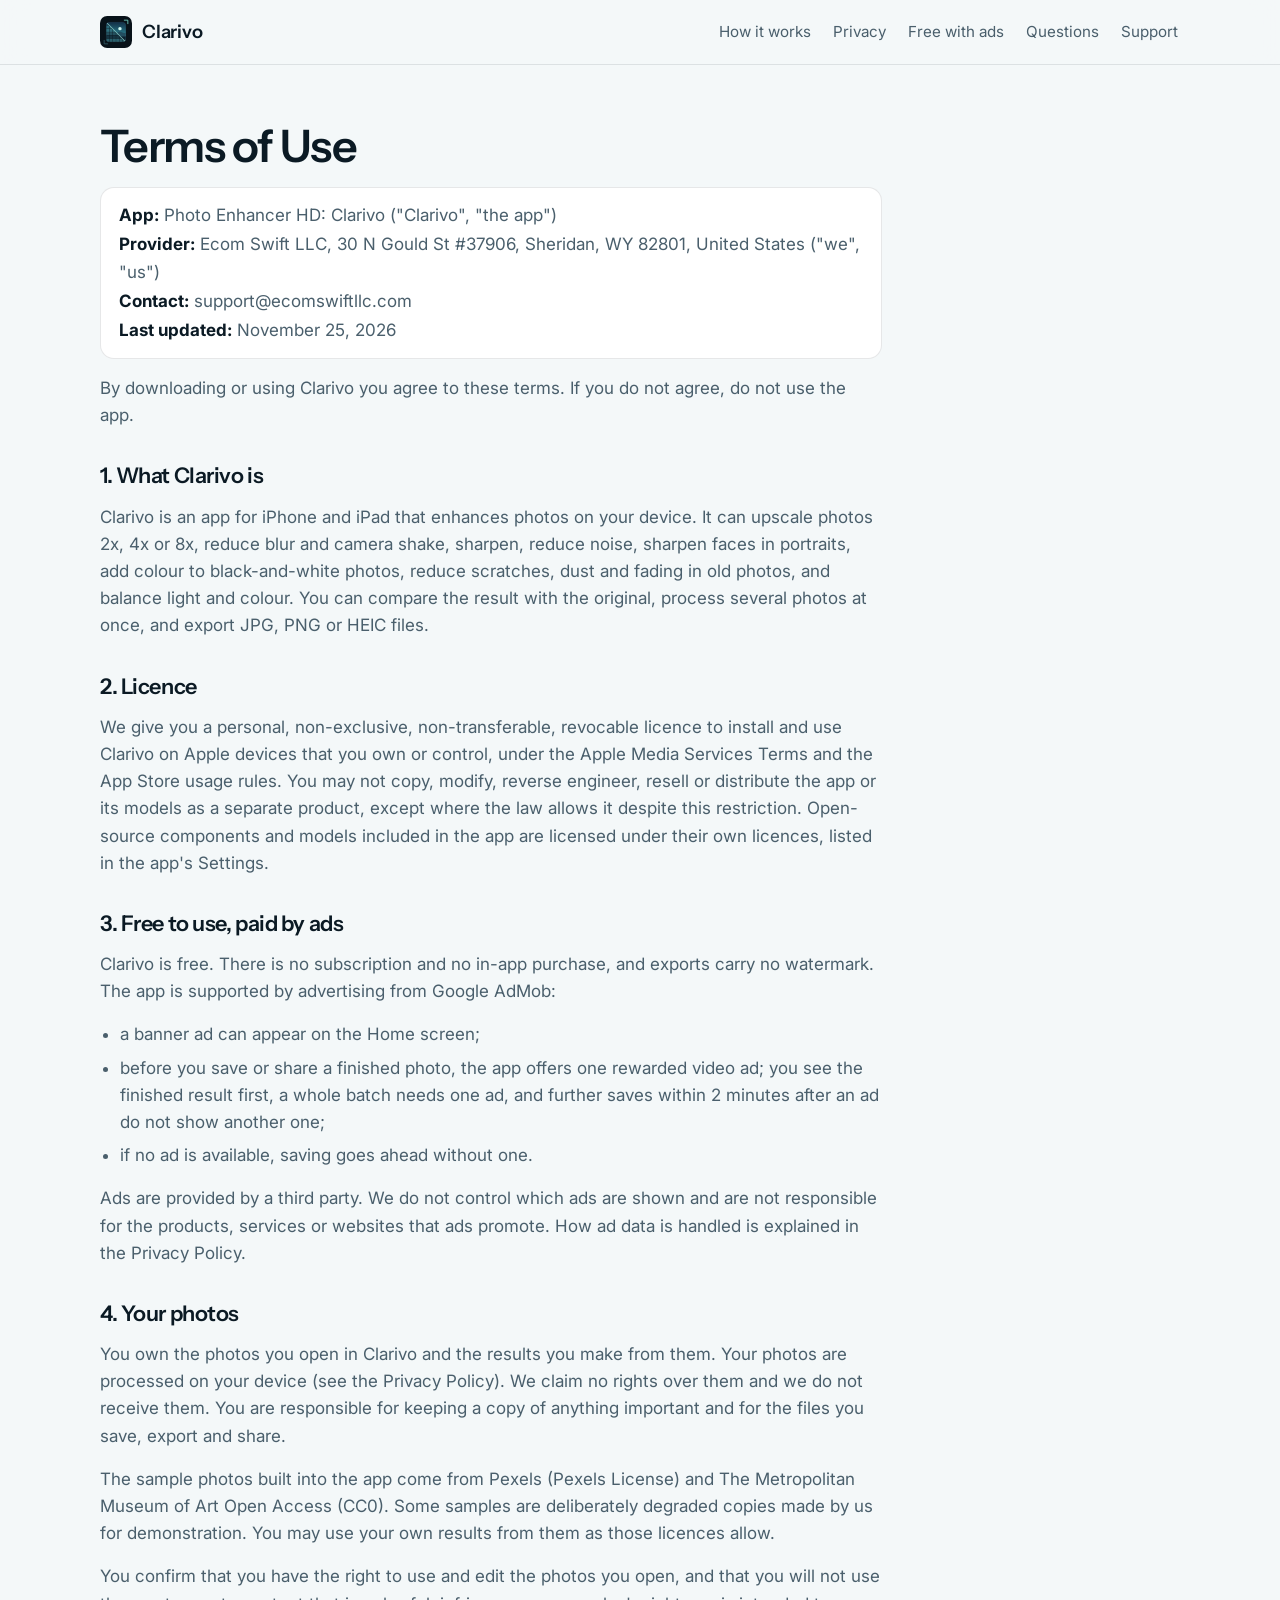
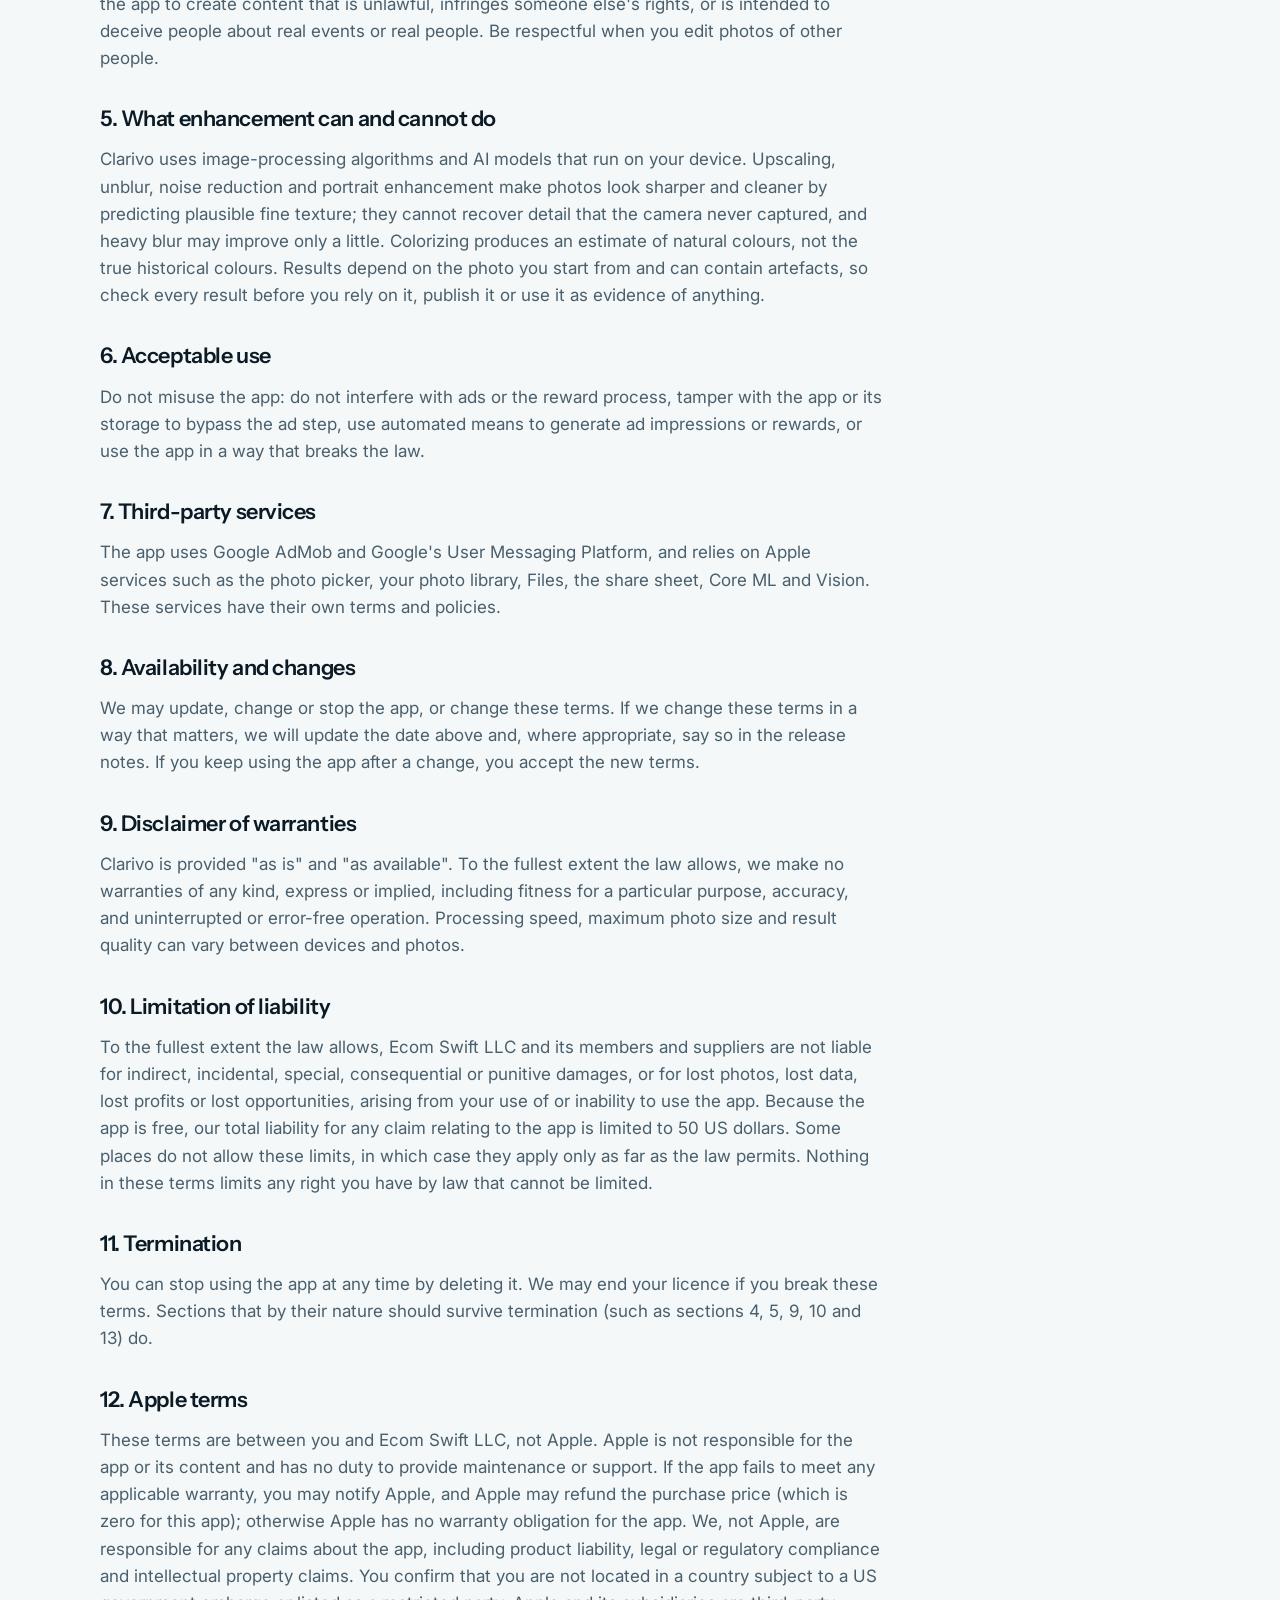
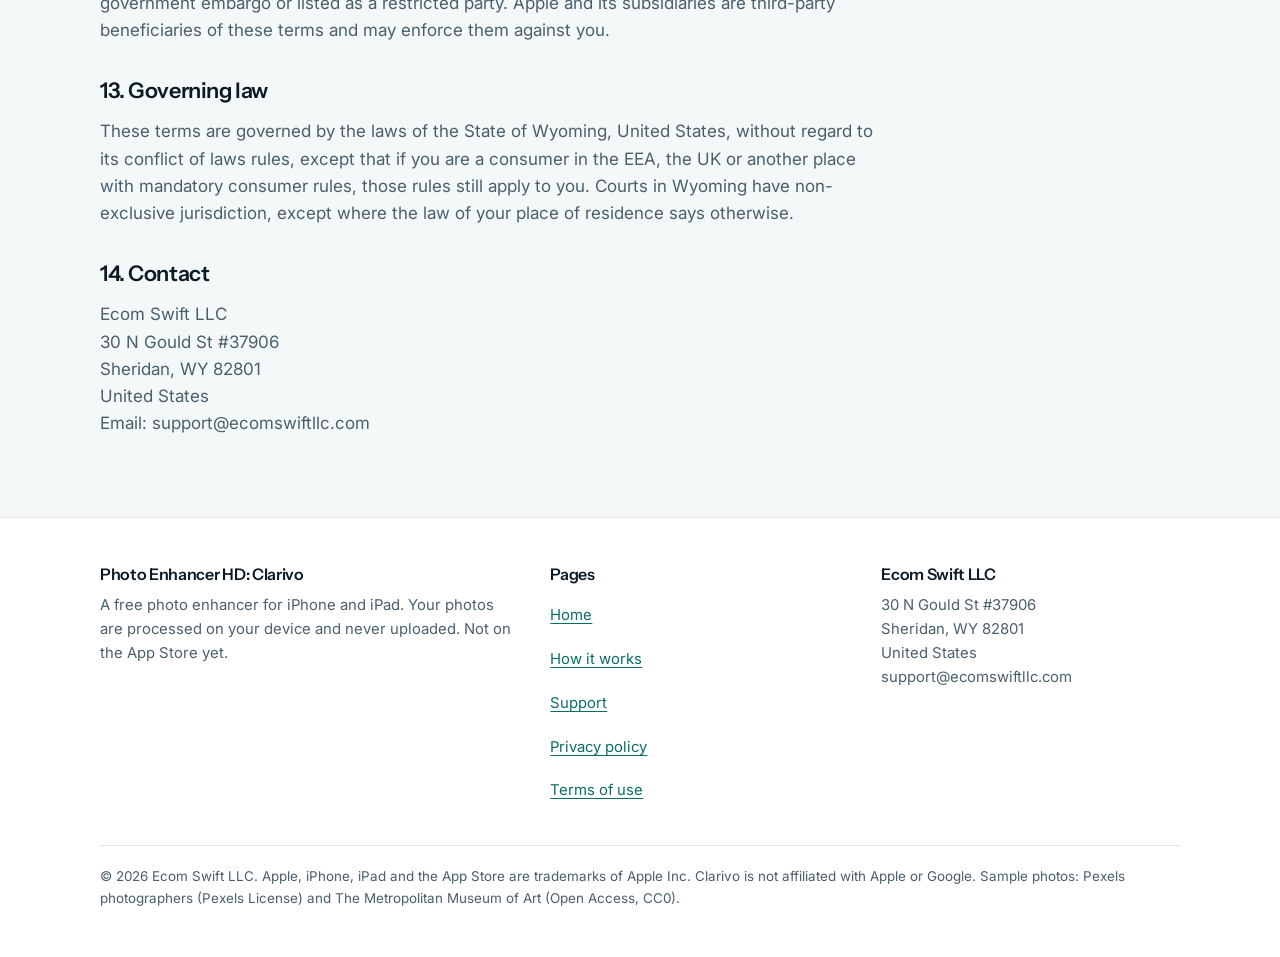
<file: clarivo/terms/index.html>
<!doctype html>
<html lang="en">
<head>
<meta charset="utf-8">
<meta name="viewport" content="width=device-width, initial-scale=1, viewport-fit=cover">
<title>Terms of Use | Photo Enhancer HD: Clarivo</title>
<meta name="description" content="The terms for using Photo Enhancer HD: Clarivo, a free photo enhancer supported by ads.">
<link rel="canonical" href="https://ecomswiftllc.github.io/clarivo/terms/">
<meta name="theme-color" content="#081219">
<link rel="icon" href="../assets/favicon.svg" type="image/svg+xml">
<link rel="icon" href="../assets/favicon-32.png" type="image/png" sizes="32x32">
<link rel="apple-touch-icon" href="../assets/apple-touch-icon.png">
<meta property="og:type" content="website">
<meta property="og:site_name" content="Photo Enhancer HD: Clarivo">
<meta property="og:title" content="Terms of Use | Photo Enhancer HD: Clarivo">
<meta property="og:description" content="The terms for using Photo Enhancer HD: Clarivo, a free photo enhancer supported by ads.">
<meta property="og:url" content="https://ecomswiftllc.github.io/clarivo/terms/">
<meta property="og:image" content="https://ecomswiftllc.github.io/clarivo/assets/og-image.png">
<meta property="og:image:width" content="1200">
<meta property="og:image:height" content="630">
<meta property="og:image:alt" content="The Clarivo app icon and the name Clarivo, Photo Enhancer HD, next to three sample photos">
<meta name="twitter:card" content="summary_large_image">
<meta name="twitter:image" content="https://ecomswiftllc.github.io/clarivo/assets/og-image.png">
<link rel="preconnect" href="https://fonts.googleapis.com"><link rel="preconnect" href="https://fonts.gstatic.com" crossorigin><link rel="stylesheet" href="https://fonts.googleapis.com/css2?family=Instrument+Sans:wght@500;600&family=Inter:wght@400;500;600&family=JetBrains+Mono:wght@500&display=swap">
<link rel="stylesheet" href="../assets/site.css">
</head>
<body>
<a class="skip" href="#main">Skip to content</a>
<header class="site-header">
  <div class="wrap">
    <a class="brand" href="../"><img src="../assets/clarivo-mark.svg" alt="" width="32" height="32">Clarivo</a>
    <nav class="nav" aria-label="Main">
      <a href="../how-it-works/">How it works</a>
      <a href="../#private">Privacy</a>
      <a href="../#free">Free with ads</a>
      <a href="../#faq">Questions</a>
      <a href="../support/">Support</a>
    </nav>
  </div>
</header>

<main id="main">
  <div class="page">
    <div class="wrap">
      <article class="doc">
<h1>Terms of Use</h1>
<div class="meta">
<p><strong>App:</strong> Photo Enhancer HD: Clarivo ("Clarivo", "the app")</p>
<p><strong>Provider:</strong> Ecom Swift LLC, 30 N Gould St #37906, Sheridan, WY 82801, United States ("we", "us")</p>
<p><strong>Contact:</strong> <span class="email">support@ecomswiftllc.com</span></p>
<p><strong>Last updated:</strong> November 25, 2026</p>
</div>
<p>By downloading or using Clarivo you agree to these terms. If you do not agree, do not use the app.</p>
<h2>1. What Clarivo is</h2>
<p>Clarivo is an app for iPhone and iPad that enhances photos on your device. It can upscale photos 2x, 4x or 8x, reduce blur and camera shake, sharpen, reduce noise, sharpen faces in portraits, add colour to black-and-white photos, reduce scratches, dust and fading in old photos, and balance light and colour. You can compare the result with the original, process several photos at once, and export JPG, PNG or HEIC files.</p>
<h2>2. Licence</h2>
<p>We give you a personal, non-exclusive, non-transferable, revocable licence to install and use Clarivo on Apple devices that you own or control, under the Apple Media Services Terms and the App Store usage rules. You may not copy, modify, reverse engineer, resell or distribute the app or its models as a separate product, except where the law allows it despite this restriction. Open-source components and models included in the app are licensed under their own licences, listed in the app's Settings.</p>
<h2>3. Free to use, paid by ads</h2>
<p>Clarivo is free. There is no subscription and no in-app purchase, and exports carry no watermark. The app is supported by advertising from Google AdMob:</p>
<ul><li>a banner ad can appear on the Home screen;</li><li>before you save or share a finished photo, the app offers one rewarded video ad; you see the finished result first, a whole batch needs one ad, and further saves within 2 minutes after an ad do not show another one;</li><li>if no ad is available, saving goes ahead without one.</li></ul>
<p>Ads are provided by a third party. We do not control which ads are shown and are not responsible for the products, services or websites that ads promote. How ad data is handled is explained in the Privacy Policy.</p>
<h2>4. Your photos</h2>
<p>You own the photos you open in Clarivo and the results you make from them. Your photos are processed on your device (see the Privacy Policy). We claim no rights over them and we do not receive them. You are responsible for keeping a copy of anything important and for the files you save, export and share.</p>
<p>The sample photos built into the app come from Pexels (Pexels License) and The Metropolitan Museum of Art Open Access (CC0). Some samples are deliberately degraded copies made by us for demonstration. You may use your own results from them as those licences allow.</p>
<p>You confirm that you have the right to use and edit the photos you open, and that you will not use the app to create content that is unlawful, infringes someone else's rights, or is intended to deceive people about real events or real people. Be respectful when you edit photos of other people.</p>
<h2>5. What enhancement can and cannot do</h2>
<p>Clarivo uses image-processing algorithms and AI models that run on your device. Upscaling, unblur, noise reduction and portrait enhancement make photos look sharper and cleaner by predicting plausible fine texture; they cannot recover detail that the camera never captured, and heavy blur may improve only a little. Colorizing produces an estimate of natural colours, not the true historical colours. Results depend on the photo you start from and can contain artefacts, so check every result before you rely on it, publish it or use it as evidence of anything.</p>
<h2>6. Acceptable use</h2>
<p>Do not misuse the app: do not interfere with ads or the reward process, tamper with the app or its storage to bypass the ad step, use automated means to generate ad impressions or rewards, or use the app in a way that breaks the law.</p>
<h2>7. Third-party services</h2>
<p>The app uses Google AdMob and Google's User Messaging Platform, and relies on Apple services such as the photo picker, your photo library, Files, the share sheet, Core ML and Vision. These services have their own terms and policies.</p>
<h2>8. Availability and changes</h2>
<p>We may update, change or stop the app, or change these terms. If we change these terms in a way that matters, we will update the date above and, where appropriate, say so in the release notes. If you keep using the app after a change, you accept the new terms.</p>
<h2>9. Disclaimer of warranties</h2>
<p>Clarivo is provided "as is" and "as available". To the fullest extent the law allows, we make no warranties of any kind, express or implied, including fitness for a particular purpose, accuracy, and uninterrupted or error-free operation. Processing speed, maximum photo size and result quality can vary between devices and photos.</p>
<h2>10. Limitation of liability</h2>
<p>To the fullest extent the law allows, Ecom Swift LLC and its members and suppliers are not liable for indirect, incidental, special, consequential or punitive damages, or for lost photos, lost data, lost profits or lost opportunities, arising from your use of or inability to use the app. Because the app is free, our total liability for any claim relating to the app is limited to 50 US dollars. Some places do not allow these limits, in which case they apply only as far as the law permits. Nothing in these terms limits any right you have by law that cannot be limited.</p>
<h2>11. Termination</h2>
<p>You can stop using the app at any time by deleting it. We may end your licence if you break these terms. Sections that by their nature should survive termination (such as sections 4, 5, 9, 10 and 13) do.</p>
<h2>12. Apple terms</h2>
<p>These terms are between you and Ecom Swift LLC, not Apple. Apple is not responsible for the app or its content and has no duty to provide maintenance or support. If the app fails to meet any applicable warranty, you may notify Apple, and Apple may refund the purchase price (which is zero for this app); otherwise Apple has no warranty obligation for the app. We, not Apple, are responsible for any claims about the app, including product liability, legal or regulatory compliance and intellectual property claims. You confirm that you are not located in a country subject to a US government embargo or listed as a restricted party. Apple and its subsidiaries are third-party beneficiaries of these terms and may enforce them against you.</p>
<h2>13. Governing law</h2>
<p>These terms are governed by the laws of the State of Wyoming, United States, without regard to its conflict of laws rules, except that if you are a consumer in the EEA, the UK or another place with mandatory consumer rules, those rules still apply to you. Courts in Wyoming have non-exclusive jurisdiction, except where the law of your place of residence says otherwise.</p>
<h2>14. Contact</h2>
<p>Ecom Swift LLC<br>30 N Gould St #37906<br>Sheridan, WY 82801<br>United States<br>Email: <span class="email">support@ecomswiftllc.com</span></p>
      </article>
    </div>
  </div>
</main>
<footer class="site-footer">
  <div class="wrap">
    <div>
      <h2>Photo Enhancer HD: Clarivo</h2>
      <p>A free photo enhancer for iPhone and iPad. Your photos are processed on your device and never uploaded. Not on the App Store yet.</p>
    </div>
    <nav aria-label="Footer">
      <h2>Pages</h2>
      <ul>
        <li><a href="../">Home</a></li>
        <li><a href="../how-it-works/">How it works</a></li>
        <li><a href="../support/">Support</a></li>
        <li><a href="../privacy/">Privacy policy</a></li>
        <li><a href="../terms/">Terms of use</a></li>
      </ul>
    </nav>
    <div>
      <h2>Ecom Swift LLC</h2>
      <p>30 N Gould St #37906<br>Sheridan, WY 82801<br>United States</p>
      <p class="email">support@ecomswiftllc.com</p>
    </div>
    <p class="legalline">&copy; 2026 Ecom Swift LLC. Apple, iPhone, iPad and the App Store are trademarks of Apple Inc. Clarivo is not affiliated with Apple or Google. Sample photos: Pexels photographers (Pexels License) and The Metropolitan Museum of Art (Open Access, CC0).</p>
  </div>
</footer>
<script>
document.querySelectorAll('.compare input[type=range]').forEach(function (r) {
  var box = r.closest('.compare');
  function set() { box.style.setProperty('--pos', r.value + '%'); }
  r.addEventListener('input', set); set();
});
</script>
</body>
</html>
</file>
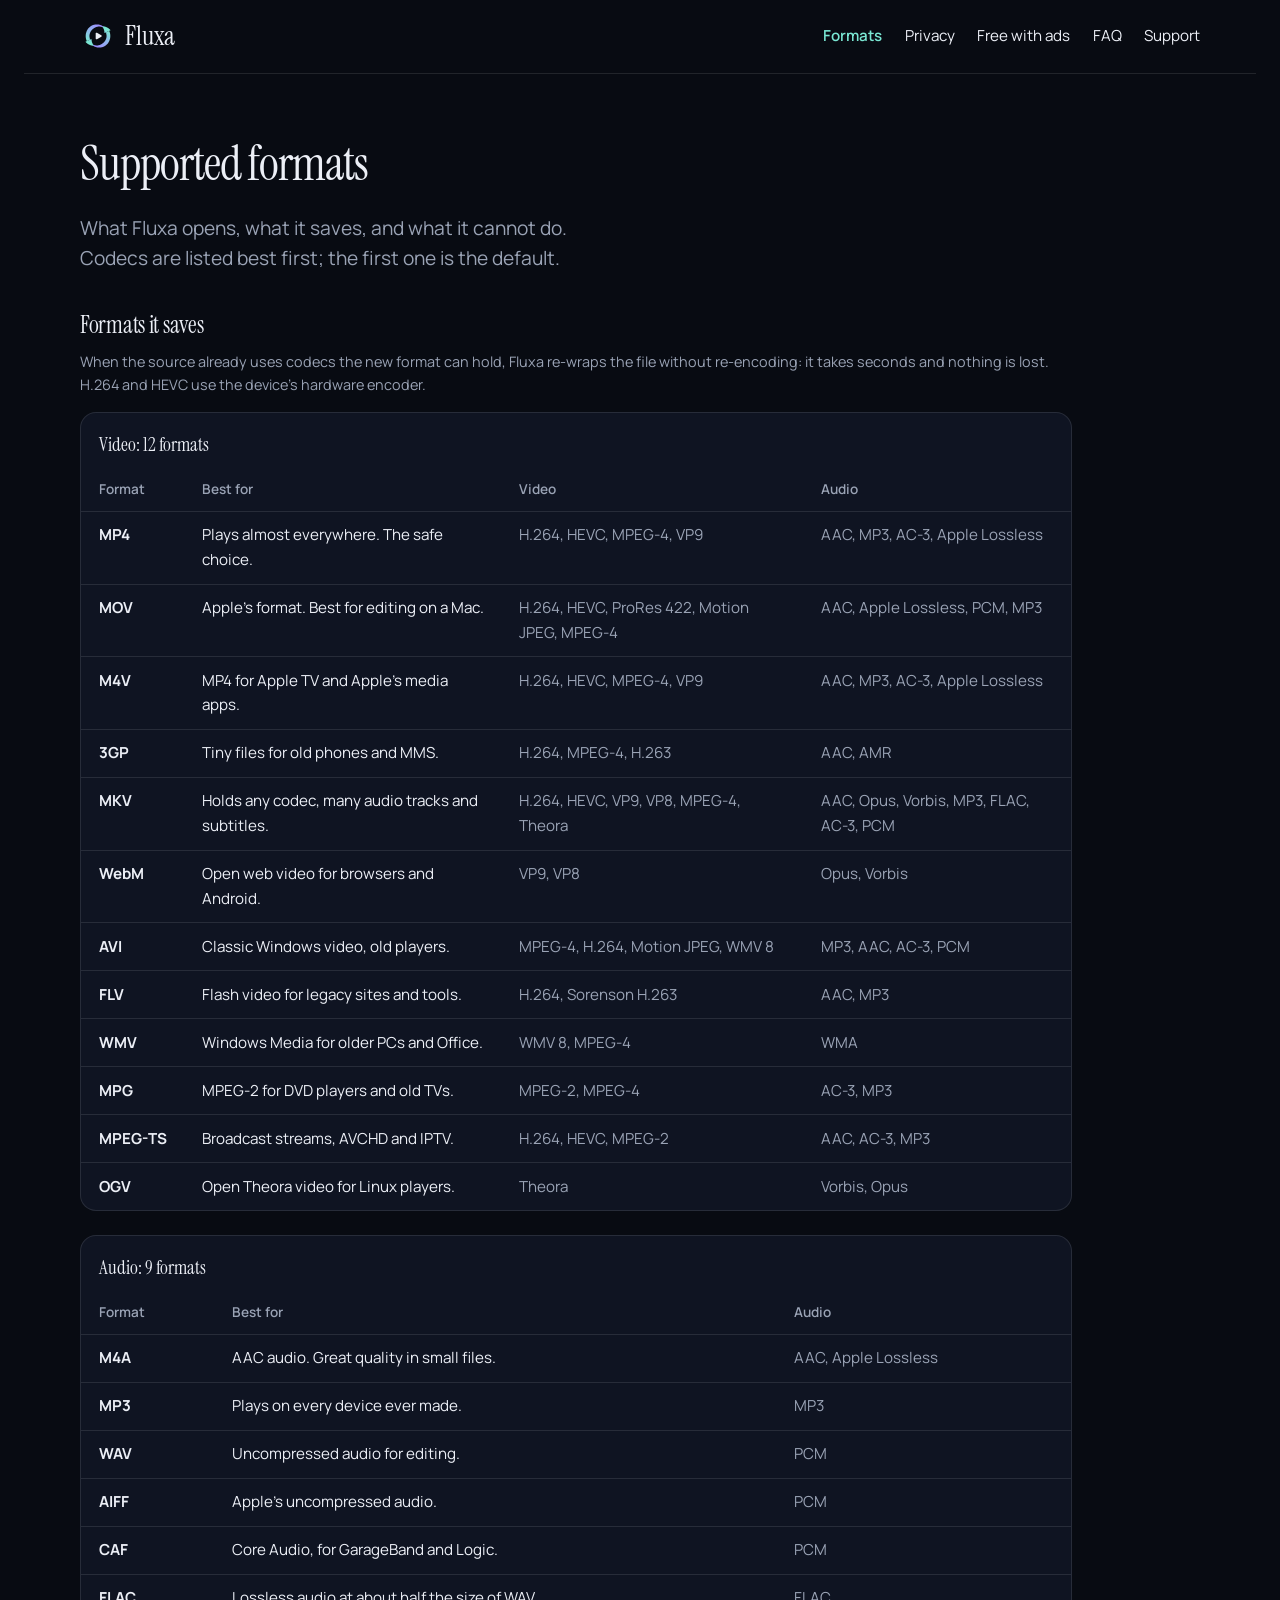
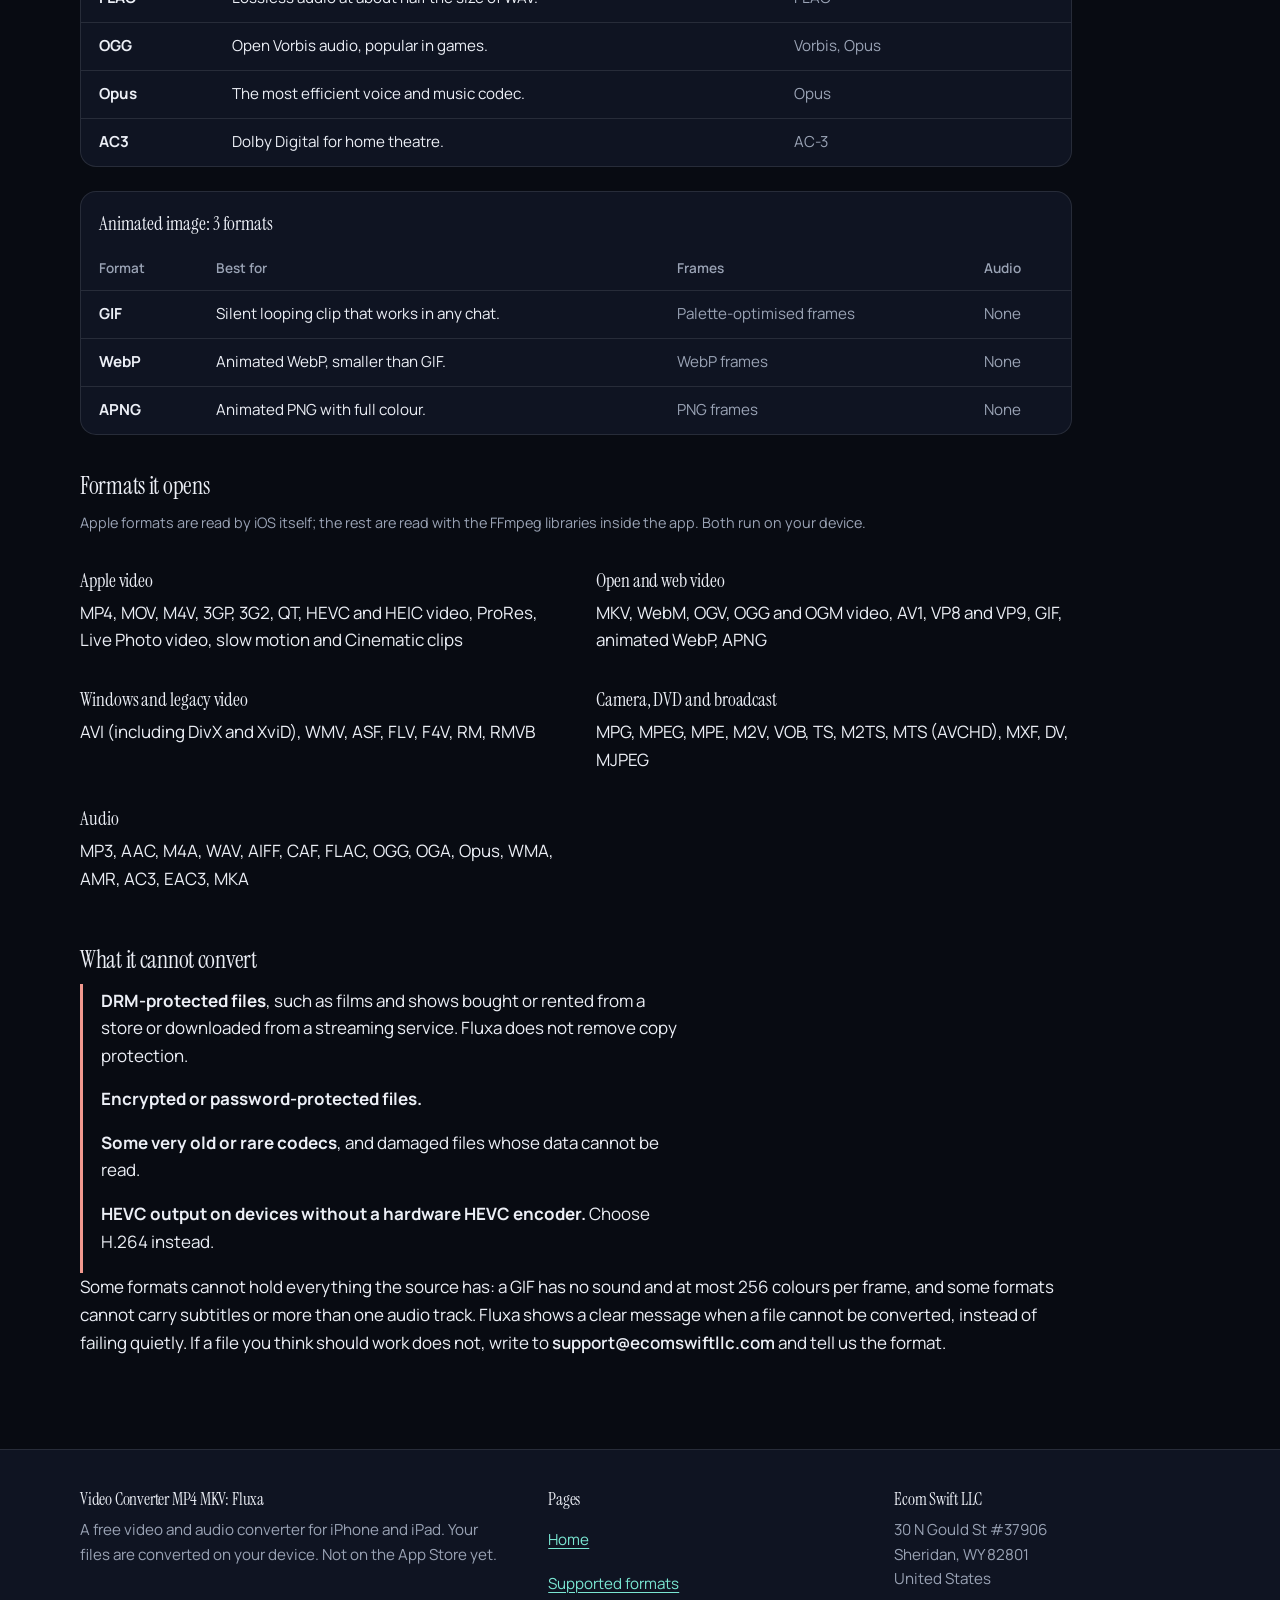
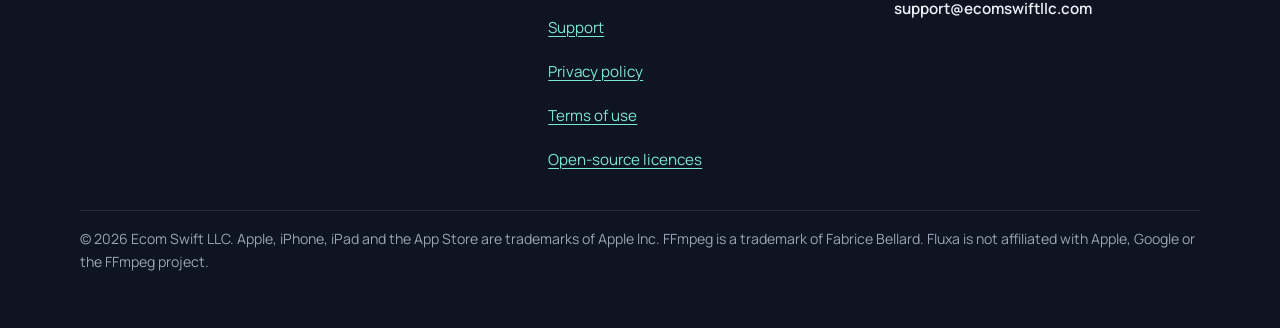
<file: fluxa/formats/index.html>
<!doctype html>
<html lang="en">
<head>
<meta charset="utf-8">
<meta name="viewport" content="width=device-width, initial-scale=1, viewport-fit=cover">
<title>Supported formats | Video Converter MP4 MKV: Fluxa</title>
<meta name="description" content="Every format Fluxa opens and saves: 12 video, 9 audio and 3 animated image output formats with their codecs, the input formats it reads, and the honest limits (DRM, encrypted files, rare codecs).">
<link rel="canonical" href="https://ecomswiftllc.github.io/fluxa/formats/">
<meta name="theme-color" content="#080B12">
<meta name="color-scheme" content="dark">
<link rel="icon" href="../assets/favicon.svg" type="image/svg+xml">
<link rel="icon" href="../assets/favicon-32.png" type="image/png" sizes="32x32">
<link rel="apple-touch-icon" href="../assets/apple-touch-icon.png">
<meta property="og:type" content="website">
<meta property="og:site_name" content="Video Converter MP4 MKV: Fluxa">
<meta property="og:title" content="Supported formats | Video Converter MP4 MKV: Fluxa">
<meta property="og:description" content="Every format Fluxa opens and saves: 12 video, 9 audio and 3 animated image output formats with their codecs, the input formats it reads, and the honest limits (DRM, encrypted files, rare codecs).">
<meta property="og:url" content="https://ecomswiftllc.github.io/fluxa/formats/">
<meta property="og:image" content="https://ecomswiftllc.github.io/fluxa/assets/og-image.png">
<meta property="og:image:width" content="1200">
<meta property="og:image:height" content="630">
<meta property="og:image:alt" content="The Fluxa app icon, two aurora ribbons in a loop around a play button, next to the name Video Converter MP4 MKV: Fluxa">
<meta name="twitter:card" content="summary_large_image">
<meta name="twitter:title" content="Supported formats | Video Converter MP4 MKV: Fluxa">
<meta name="twitter:description" content="Every format Fluxa opens and saves: 12 video, 9 audio and 3 animated image output formats with their codecs, the input formats it reads, and the honest limits (DRM, encrypted files, rare codecs).">
<meta name="twitter:image" content="https://ecomswiftllc.github.io/fluxa/assets/og-image.png">
<link rel="stylesheet" href="../assets/site.css">
</head>
<body>
<a class="skip" href="#main">Skip to content</a>
<header class="site-header">
  <div class="wrap">
    <a class="brand" href="../"><img src="../assets/fluxa-mark.svg" alt="" width="36" height="36">Fluxa</a>
    <nav class="nav" aria-label="Main">
      <a href="../formats/" aria-current="page">Formats</a>
      <a href="../#private">Privacy</a>
      <a href="../#free">Free with ads</a>
      <a href="../#faq">FAQ</a>
      <a href="../support/">Support</a>
    </nav>
  </div>
</header>

<main id="main">
  <div class="page">
    <div class="wrap">
      <div class="wide">
        <h1>Supported formats</h1>
        <p class="lede">What Fluxa opens, what it saves, and what it cannot do. Codecs are listed best first; the first one is the default.</p>
        <h2>Formats it saves</h2>
        <p class="small">When the source already uses codecs the new format can hold, Fluxa re-wraps the file without re-encoding: it takes seconds and nothing is lost. H.264 and HEVC use the device's hardware encoder.</p>
        <div class="table-scroll" role="region" aria-labelledby="out-video" tabindex="0">
          <table class="fmt">
            <caption id="out-video">Video: 12 formats</caption>
            <thead><tr><th scope="col">Format</th><th scope="col">Best for</th><th scope="col">Video</th><th scope="col">Audio</th></tr></thead>
            <tbody>
<tr><th scope="row">MP4</th><td class="best" data-label="Best for">Plays almost everywhere. The safe choice.</td><td data-label="Video">H.264, HEVC, MPEG-4, VP9</td><td data-label="Audio">AAC, MP3, AC-3, Apple Lossless</td></tr>
<tr><th scope="row">MOV</th><td class="best" data-label="Best for">Apple&#x27;s format. Best for editing on a Mac.</td><td data-label="Video">H.264, HEVC, ProRes 422, Motion JPEG, MPEG-4</td><td data-label="Audio">AAC, Apple Lossless, PCM, MP3</td></tr>
<tr><th scope="row">M4V</th><td class="best" data-label="Best for">MP4 for Apple TV and Apple&#x27;s media apps.</td><td data-label="Video">H.264, HEVC, MPEG-4, VP9</td><td data-label="Audio">AAC, MP3, AC-3, Apple Lossless</td></tr>
<tr><th scope="row">3GP</th><td class="best" data-label="Best for">Tiny files for old phones and MMS.</td><td data-label="Video">H.264, MPEG-4, H.263</td><td data-label="Audio">AAC, AMR</td></tr>
<tr><th scope="row">MKV</th><td class="best" data-label="Best for">Holds any codec, many audio tracks and subtitles.</td><td data-label="Video">H.264, HEVC, VP9, VP8, MPEG-4, Theora</td><td data-label="Audio">AAC, Opus, Vorbis, MP3, FLAC, AC-3, PCM</td></tr>
<tr><th scope="row">WebM</th><td class="best" data-label="Best for">Open web video for browsers and Android.</td><td data-label="Video">VP9, VP8</td><td data-label="Audio">Opus, Vorbis</td></tr>
<tr><th scope="row">AVI</th><td class="best" data-label="Best for">Classic Windows video, old players.</td><td data-label="Video">MPEG-4, H.264, Motion JPEG, WMV 8</td><td data-label="Audio">MP3, AAC, AC-3, PCM</td></tr>
<tr><th scope="row">FLV</th><td class="best" data-label="Best for">Flash video for legacy sites and tools.</td><td data-label="Video">H.264, Sorenson H.263</td><td data-label="Audio">AAC, MP3</td></tr>
<tr><th scope="row">WMV</th><td class="best" data-label="Best for">Windows Media for older PCs and Office.</td><td data-label="Video">WMV 8, MPEG-4</td><td data-label="Audio">WMA</td></tr>
<tr><th scope="row">MPG</th><td class="best" data-label="Best for">MPEG-2 for DVD players and old TVs.</td><td data-label="Video">MPEG-2, MPEG-4</td><td data-label="Audio">AC-3, MP3</td></tr>
<tr><th scope="row">MPEG-TS</th><td class="best" data-label="Best for">Broadcast streams, AVCHD and IPTV.</td><td data-label="Video">H.264, HEVC, MPEG-2</td><td data-label="Audio">AAC, AC-3, MP3</td></tr>
<tr><th scope="row">OGV</th><td class="best" data-label="Best for">Open Theora video for Linux players.</td><td data-label="Video">Theora</td><td data-label="Audio">Vorbis, Opus</td></tr>
            </tbody>
          </table>
        </div>
        <div class="table-scroll" role="region" aria-labelledby="out-audio" tabindex="0">
          <table class="fmt">
            <caption id="out-audio">Audio: 9 formats</caption>
            <thead><tr><th scope="col">Format</th><th scope="col">Best for</th><th scope="col">Audio</th></tr></thead>
            <tbody>
<tr><th scope="row">M4A</th><td class="best" data-label="Best for">AAC audio. Great quality in small files.</td><td data-label="Audio">AAC, Apple Lossless</td></tr>
<tr><th scope="row">MP3</th><td class="best" data-label="Best for">Plays on every device ever made.</td><td data-label="Audio">MP3</td></tr>
<tr><th scope="row">WAV</th><td class="best" data-label="Best for">Uncompressed audio for editing.</td><td data-label="Audio">PCM</td></tr>
<tr><th scope="row">AIFF</th><td class="best" data-label="Best for">Apple&#x27;s uncompressed audio.</td><td data-label="Audio">PCM</td></tr>
<tr><th scope="row">CAF</th><td class="best" data-label="Best for">Core Audio, for GarageBand and Logic.</td><td data-label="Audio">PCM</td></tr>
<tr><th scope="row">FLAC</th><td class="best" data-label="Best for">Lossless audio at about half the size of WAV.</td><td data-label="Audio">FLAC</td></tr>
<tr><th scope="row">OGG</th><td class="best" data-label="Best for">Open Vorbis audio, popular in games.</td><td data-label="Audio">Vorbis, Opus</td></tr>
<tr><th scope="row">Opus</th><td class="best" data-label="Best for">The most efficient voice and music codec.</td><td data-label="Audio">Opus</td></tr>
<tr><th scope="row">AC3</th><td class="best" data-label="Best for">Dolby Digital for home theatre.</td><td data-label="Audio">AC-3</td></tr>
            </tbody>
          </table>
        </div>
        <div class="table-scroll" role="region" aria-labelledby="out-animated-image" tabindex="0">
          <table class="fmt">
            <caption id="out-animated-image">Animated image: 3 formats</caption>
            <thead><tr><th scope="col">Format</th><th scope="col">Best for</th><th scope="col">Frames</th><th scope="col">Audio</th></tr></thead>
            <tbody>
<tr><th scope="row">GIF</th><td class="best" data-label="Best for">Silent looping clip that works in any chat.</td><td data-label="Frames">Palette-optimised frames</td><td data-label="Audio">None</td></tr>
<tr><th scope="row">WebP</th><td class="best" data-label="Best for">Animated WebP, smaller than GIF.</td><td data-label="Frames">WebP frames</td><td data-label="Audio">None</td></tr>
<tr><th scope="row">APNG</th><td class="best" data-label="Best for">Animated PNG with full colour.</td><td data-label="Frames">PNG frames</td><td data-label="Audio">None</td></tr>
            </tbody>
          </table>
        </div>
        <h2>Formats it opens</h2>
        <p class="small">Apple formats are read by iOS itself; the rest are read with the FFmpeg libraries inside the app. Both run on your device.</p>
        <div class="ingroups">
          <div><h3>Apple video</h3><p>MP4, MOV, M4V, 3GP, 3G2, QT, HEVC and HEIC video, ProRes, Live Photo video, slow motion and Cinematic clips</p></div>
          <div><h3>Open and web video</h3><p>MKV, WebM, OGV, OGG and OGM video, AV1, VP8 and VP9, GIF, animated WebP, APNG</p></div>
          <div><h3>Windows and legacy video</h3><p>AVI (including DivX and XviD), WMV, ASF, FLV, F4V, RM, RMVB</p></div>
          <div><h3>Camera, DVD and broadcast</h3><p>MPG, MPEG, MPE, M2V, VOB, TS, M2TS, MTS (AVCHD), MXF, DV, MJPEG</p></div>
          <div><h3>Audio</h3><p>MP3, AAC, M4A, WAV, AIFF, CAF, FLAC, OGG, OGA, Opus, WMA, AMR, AC3, EAC3, MKA</p></div>
        </div>
        <h2>What it cannot convert</h2>
        <div class="limit">
          <p><strong>DRM-protected files</strong>, such as films and shows bought or rented from a store or downloaded from a streaming service. Fluxa does not remove copy protection.</p>
          <p><strong>Encrypted or password-protected files.</strong></p>
          <p><strong>Some very old or rare codecs</strong>, and damaged files whose data cannot be read.</p>
          <p><strong>HEVC output on devices without a hardware HEVC encoder.</strong> Choose H.264 instead.</p>
        </div>
        <p>Some formats cannot hold everything the source has: a GIF has no sound and at most 256 colours per frame, and some formats cannot carry subtitles or more than one audio track. Fluxa shows a clear message when a file cannot be converted, instead of failing quietly. If a file you think should work does not, write to <span class="email">support@ecomswiftllc.com</span> and tell us the format.</p>
      </div>
    </div>
  </div>
</main>
<footer class="site-footer">
  <div class="wrap">
    <div>
      <h2>Video Converter MP4 MKV: Fluxa</h2>
      <p>A free video and audio converter for iPhone and iPad. Your files are converted on your device. Not on the App Store yet.</p>
    </div>
    <nav aria-label="Footer">
      <h2>Pages</h2>
      <ul>
        <li><a href="../">Home</a></li>
        <li><a href="../formats/">Supported formats</a></li>
        <li><a href="../support/">Support</a></li>
        <li><a href="../privacy/">Privacy policy</a></li>
        <li><a href="../terms/">Terms of use</a></li>
        <li><a href="../licenses/">Open-source licences</a></li>
      </ul>
    </nav>
    <div>
      <h2>Ecom Swift LLC</h2>
      <p>30 N Gould St #37906<br>Sheridan, WY 82801<br>United States</p>
      <p class="email">support@ecomswiftllc.com</p>
    </div>
    <p class="legalline">&copy; 2026 Ecom Swift LLC. Apple, iPhone, iPad and the App Store are trademarks of Apple Inc. FFmpeg is a trademark of Fabrice Bellard. Fluxa is not affiliated with Apple, Google or the FFmpeg project.</p>
  </div>
</footer>
</body>
</html>
</file>
<file: aperta/assets/site.css>
/* Aperta site. System fonts only, no external requests. Dark by design, like the app.
   Layout: one calm reading column per section, with the section title in a left rail on wide screens.
   Memorable element: the aperture ring in the hero, drawn as a lens barrel with an f-stop scale. */
:root {
  --lens: #0C0D0F;       /* page */
  --carbon: #141518;     /* raised bands, footer */
  --graphite: #1D1F23;   /* panels */
  --hairline: #2B2E34;   /* rules and borders (not text) */
  --paper: #EDEAE3;      /* body text */
  --muted: #A3A5AB;      /* secondary text, 7:1 on lens */
  --brass: #D2AE6E;      /* accent and links */
  --brass-deep: #A88547; /* decorative strokes only */
  --serif: "Iowan Old Style", "Palatino Linotype", Palatino, "New York", Charter, Georgia, "Times New Roman", serif;
  --sans: -apple-system, BlinkMacSystemFont, "SF Pro Text", "Segoe UI", Roboto, "Helvetica Neue", Arial, sans-serif;
  --gutter: max(1.25rem, env(safe-area-inset-left, 0px));
  --gutter-r: max(1.25rem, env(safe-area-inset-right, 0px));
  --measure: 40rem;
  color-scheme: dark;
}

*, *::before, *::after { box-sizing: border-box; }
html { -webkit-text-size-adjust: 100%; scroll-behavior: smooth; background: var(--lens); }
@media (prefers-reduced-motion: reduce) { html { scroll-behavior: auto; } }
body {
  margin: 0;
  background: var(--lens);
  color: var(--paper);
  font-family: var(--sans);
  font-size: 1.0625rem;
  line-height: 1.65;
  padding-left: var(--gutter);
  padding-right: var(--gutter-r);
}
img, svg { max-width: 100%; display: block; }
a { color: var(--brass); text-underline-offset: 0.18em; text-decoration-thickness: 1px; }
a:hover { text-decoration-thickness: 2px; }
:focus-visible { outline: 3px solid var(--brass); outline-offset: 3px; border-radius: 2px; }
.skip { position: absolute; left: -999px; top: 0; background: var(--brass); color: var(--lens); padding: .6rem 1rem; z-index: 20; font-weight: 600; }
.skip:focus { left: 1rem; top: 1rem; }

.wrap { width: 100%; max-width: 70rem; margin-inline: auto; }

/* header */
.site-header { padding-block: 1rem; border-bottom: 1px solid var(--hairline); }
.site-header .wrap { display: flex; flex-wrap: wrap; align-items: center; justify-content: space-between; gap: .4rem 2rem; }
.brand { display: inline-flex; align-items: center; gap: .6rem; min-height: 44px; text-decoration: none; color: var(--paper); font-family: var(--serif); font-size: 1.45rem; font-weight: 500; letter-spacing: .01em; }
.brand img { width: 34px; height: 34px; }
.nav { display: flex; flex-wrap: wrap; gap: .1rem 1.5rem; font-size: .95rem; }
.nav a { color: var(--paper); text-decoration: none; padding-block: .5rem; min-height: 44px; display: inline-flex; align-items: center; }
.nav a:hover { color: var(--brass); }
.nav a[aria-current="page"] { color: var(--brass); font-weight: 600; }

/* type */
h1, h2, h3 { font-family: var(--serif); font-weight: 500; line-height: 1.12; letter-spacing: -.012em; margin: 0; text-wrap: balance; color: var(--paper); }
h1 { font-size: clamp(2.45rem, 5.2vw, 4rem); letter-spacing: -.02em; }
h2 { font-size: clamp(1.65rem, 3vw, 2.2rem); }
h3 { font-size: 1.2rem; letter-spacing: -.005em; }
p { margin: 0 0 1rem; }
.lede { font-size: 1.2rem; line-height: 1.6; color: var(--muted); max-width: 35rem; }
.small { font-size: .9rem; color: var(--muted); }

/* hero */
.hero { padding-block: clamp(2.5rem, 7vw, 5.5rem) clamp(3rem, 7vw, 5.5rem); overflow: clip; }
.hero .wrap { display: grid; grid-template-columns: minmax(0, 1.02fr) minmax(0, .98fr); gap: clamp(1.5rem, 4vw, 3.5rem); align-items: center; }
.hero h1 { margin-bottom: 1.4rem; max-width: 14ch; }
.hero .lede { margin-bottom: 1.9rem; }
.status { display: flex; align-items: center; gap: .65rem; color: var(--paper); font-weight: 600; font-size: 1.05rem; margin: 0 0 .6rem; }
.status::before { content: ""; width: .6rem; height: .6rem; border-radius: 50%; background: var(--brass); flex: none; }
.hero-note { max-width: 31rem; }

.lens { margin: 0; justify-self: center; width: min(100%, 31rem); }
.lens svg { width: 100%; height: auto; overflow: visible; }
.lens .barrel { fill: none; stroke: var(--hairline); stroke-width: 1; }
.lens .scale { fill: none; stroke: var(--brass-deep); stroke-width: 1.2; opacity: .8; }
.lens .fnum { fill: var(--muted); font-family: var(--serif); font-style: italic; font-size: 14px; text-anchor: middle; dominant-baseline: central; }
.lens .glow { opacity: 1; }
.lens .blade { fill: none; stroke: url(#brassGrad); stroke-width: 3; stroke-linecap: round; }
.lens .blades { transform-box: view-box; transform-origin: 240px 240px; }
@media (prefers-reduced-motion: no-preference) {
  .lens .blades { animation: aperture-open 1.9s cubic-bezier(.2, .75, .15, 1) .15s both; }
  .lens .glow { animation: glow-in 1.9s ease-out .15s both; }
  @keyframes aperture-open { from { transform: rotate(-52deg) scale(.86); opacity: 0; } 40% { opacity: 1; } to { transform: none; opacity: 1; } }
  @keyframes glow-in { from { opacity: 0; } to { opacity: 1; } }
}

/* sections */
.section { padding-block: clamp(2.75rem, 6vw, 4.75rem); padding-inline: var(--gutter) var(--gutter-r); margin-inline: calc(var(--gutter) * -1) calc(var(--gutter-r) * -1); border-top: 1px solid var(--hairline); }
.section .wrap { display: grid; grid-template-columns: minmax(0, 1fr) minmax(0, 2.1fr); gap: 1.25rem clamp(2rem, 5vw, 4.5rem); }
.section h2 { max-width: 14ch; }
.section-body { min-width: 0; max-width: var(--measure); }
.section-body > *:last-child { margin-bottom: 0; }
.section-body p { color: var(--muted); }
.section-body p strong { color: var(--paper); }
.band { background: var(--carbon); }

.defs { margin: 0; padding: 0; }
.defs > div { padding-block: 1.05rem; border-top: 1px solid var(--hairline); }
.defs > div:first-child { border-top: 0; padding-top: 0; }
.defs dt { font-family: var(--serif); font-weight: 500; font-size: 1.2rem; line-height: 1.3; margin-bottom: .25rem; color: var(--paper); }
.defs dd { margin: 0; color: var(--muted); }

/* tools: a hairline-divided grid, not cards */
.tools { display: grid; grid-template-columns: repeat(2, minmax(0, 1fr)); margin: 0; padding: 0; list-style: none; border-top: 1px solid var(--hairline); }
.tools li { padding: 1.15rem 1.4rem 1.3rem 0; border-bottom: 1px solid var(--hairline); }
.tools li:nth-child(even) { padding-left: 1.4rem; border-left: 1px solid var(--hairline); padding-right: 0; }
.tools h3 { margin-bottom: .3rem; }
.tools p { margin: 0; color: var(--muted); font-size: .98rem; line-height: 1.55; }
.tools .note p { color: var(--paper); }

.checks { list-style: none; margin: 0 0 1.25rem; padding: 0; }
.checks li { padding: .55rem 0 .55rem 1.6rem; border-top: 1px solid var(--hairline); position: relative; color: var(--paper); }
.checks li:last-child { border-bottom: 1px solid var(--hairline); }
.checks li::before { content: ""; position: absolute; left: .25rem; top: .72rem; width: .38rem; height: .72rem; border-right: 2px solid var(--brass); border-bottom: 2px solid var(--brass); transform: rotate(45deg); }

.split { display: grid; grid-template-columns: repeat(2, minmax(0, 1fr)); gap: 1.5rem 2.5rem; margin-block: 1.25rem; }
.split h3 { margin-bottom: .5rem; }
.split ul { margin: 0; padding-left: 1.1rem; color: var(--muted); }
.split li { margin-bottom: .35rem; }

.disclaimer { border-left: 3px solid var(--brass-deep); padding: .2rem 0 .2rem 1.1rem; color: var(--paper) !important; max-width: 36rem; }

/* faq */
.faq details { border-top: 1px solid var(--hairline); }
.faq details:last-child { border-bottom: 1px solid var(--hairline); }
.faq summary { cursor: pointer; list-style: none; padding: 1rem 2.2rem 1rem 0; font-family: var(--serif); font-weight: 500; font-size: 1.15rem; line-height: 1.35; position: relative; min-height: 44px; color: var(--paper); }
.faq summary::-webkit-details-marker { display: none; }
.faq summary::after { content: "+"; position: absolute; right: .2rem; top: .75rem; font-family: var(--sans); font-weight: 300; font-size: 1.5rem; color: var(--brass); line-height: 1; }
.faq details[open] summary::after { content: "\2212"; }
.faq summary:hover { color: var(--brass); }
.faq .answer { padding: 0 0 1.1rem; color: var(--muted); max-width: 36rem; }
.faq .answer p:last-child { margin-bottom: 0; }

/* inner pages (legal, support) */
.page { padding-block: clamp(2.25rem, 5vw, 4rem) clamp(3rem, 6vw, 5rem); }
.page .wrap { display: block; }
.page .doc { max-width: 42rem; }
.page h1 { font-size: clamp(2.1rem, 4.4vw, 3rem); margin-bottom: 1.5rem; max-width: none; }
.page h2 { font-size: 1.5rem; margin: 2.4rem 0 .7rem; max-width: none; }
.page ul { padding-left: 1.2rem; }
.page li { margin-bottom: .4rem; }
.page .doc p, .page .doc li { color: var(--paper); }
.page .doc .lede, .page .doc .small, .page .meta p { color: var(--muted); }
.page .meta { margin-bottom: 1.5rem; padding-bottom: 1rem; border-bottom: 1px solid var(--hairline); }
.page .meta p { margin-bottom: .2rem; }
.page .meta strong { color: var(--paper); }
.contact-line { font-family: var(--serif); font-size: clamp(1.3rem, 4vw, 1.65rem); font-weight: 500; margin: .4rem 0 1rem; overflow-wrap: anywhere; color: var(--brass); }
.page .doc .contact-line { color: var(--brass); }
.page .faq { margin-bottom: 1rem; }
.page .faq .answer p, .page .faq .answer li { color: var(--muted); }
.page .faq .answer ol { margin: 0 0 1rem; padding-left: 1.2rem; }
.page .faq .answer ol li { color: var(--muted); }
.page .faq table { border-collapse: collapse; width: 100%; font-size: .95rem; margin: 0 0 1rem; }
.page .faq th, .page .faq td { text-align: left; padding: .45rem .6rem .45rem 0; border-bottom: 1px solid var(--hairline); color: var(--muted); }
.page .faq th { color: var(--paper); font-weight: 600; }

/* footer */
.site-footer { background: var(--carbon); border-top: 1px solid var(--hairline); margin-inline: calc(var(--gutter) * -1) calc(var(--gutter-r) * -1); padding: 2.5rem var(--gutter-r) 3rem var(--gutter); }
.site-footer .wrap { display: grid; grid-template-columns: minmax(0, 1.4fr) minmax(0, 1fr) minmax(0, 1fr); gap: 1.75rem 2.5rem; font-size: .95rem; }
.site-footer h2 { font-size: 1.05rem; margin-bottom: .6rem; max-width: none; }
.site-footer p { margin: 0 0 .35rem; color: var(--muted); }
.site-footer ul { list-style: none; padding: 0; margin: 0; }
.site-footer li { margin-bottom: .1rem; }
.site-footer li a { display: inline-flex; align-items: center; min-height: 44px; }
.legalline { grid-column: 1 / -1; border-top: 1px solid var(--hairline); padding-top: 1.1rem; color: var(--muted); font-size: .88rem; }

@media (max-width: 52rem) {
  .hero .wrap { grid-template-columns: minmax(0, 1fr); }
  .hero .lens { order: -1; width: min(62%, 13.5rem); margin-bottom: 0; }
  .hero h1 { max-width: 14ch; }
  .section .wrap { grid-template-columns: minmax(0, 1fr); }
  .section h2 { max-width: none; }
  .site-footer .wrap { grid-template-columns: minmax(0, 1fr) minmax(0, 1fr); }
  .site-footer .wrap > :first-child { grid-column: 1 / -1; }
}
@media (max-width: 34rem) {
  body { font-size: 1rem; }
  .split { grid-template-columns: minmax(0, 1fr); }
  .tools { grid-template-columns: minmax(0, 1fr); }
  .tools li, .tools li:nth-child(even) { padding: 1.05rem 0 1.15rem; border-left: 0; }
  .site-footer .wrap { grid-template-columns: minmax(0, 1fr); }
  .nav { gap: 0 .9rem; font-size: .9rem; }
  .nav a { min-height: 40px; padding-block: .3rem; }
}

/* email shown as selectable text */
.email { user-select: all; overflow-wrap: anywhere; font-weight: 600; color: inherit; }
.site-footer .email { color: var(--paper); }
</file>
<file: clarivo/assets/site.css>
/* Clarivo site. Dark first: cool blue ink with one glacier accent (docs/DESIGN.md). Layout: one 1120px column,
   a split hero (copy left, real sample right), quiet sections separated by surface changes, no card grid. */
:root {
  --ink: #081219; --deep: #0F1C26; --raised: #172836;
  --line: rgba(255,255,255,.09); --line-strong: rgba(255,255,255,.16);
  --pearl: #EEF5F7; --mist: #9DB3BF; --faint: #6B8494;
  --accent: #7FE6D7; --accent-deep: #47C9BA; --on-accent: #04201D; --accent-text: #7FE6D7;
  --warn: #F4C56A;
  --display: "Instrument Sans", "Segoe UI", system-ui, -apple-system, sans-serif;
  --body: "Inter", system-ui, -apple-system, "Segoe UI", sans-serif;
  --mono: "JetBrains Mono", ui-monospace, "SF Mono", Menlo, Consolas, monospace;
  --r-chip: 10px; --r-control: 14px; --r-tile: 18px; --r-panel: 24px;
  color-scheme: dark;
}
@media (prefers-color-scheme: light) {
  :root:not([data-theme="dark"]) {
    --ink: #F4F8F9; --deep: #FFFFFF; --raised: #E7EFF2;
    --line: rgba(11,26,36,.10); --line-strong: rgba(11,26,36,.20);
    --pearl: #0B1A24; --mist: #4A5F6C; --faint: #5E7480; --accent-text: #0A6E65;
    color-scheme: light;
  }
}
:root[data-theme="light"] {
  --ink: #F4F8F9; --deep: #FFFFFF; --raised: #E7EFF2;
  --line: rgba(11,26,36,.10); --line-strong: rgba(11,26,36,.20);
  --pearl: #0B1A24; --mist: #4A5F6C; --faint: #5E7480; --accent-text: #0A6E65;
  color-scheme: light;
}

*, *::before, *::after { box-sizing: border-box; }
html { -webkit-text-size-adjust: 100%; }
body { margin: 0; background: var(--ink); color: var(--pearl); font: 17px/1.6 var(--body); }
img { max-width: 100%; height: auto; display: block; }
a { color: var(--accent-text); text-underline-offset: 3px; }
a:hover { text-decoration-thickness: 2px; }
:focus-visible { outline: 2px solid var(--accent); outline-offset: 3px; border-radius: 4px; }
h1, h2, h3 { font-family: var(--display); font-weight: 600; letter-spacing: -0.02em; line-height: 1.12; text-wrap: balance; margin: 0; }
h1 { font-size: clamp(2.4rem, 5.6vw, 4.2rem); letter-spacing: -0.035em; }
h2 { font-size: clamp(1.6rem, 3vw, 2.2rem); }
h3 { font-size: 1.15rem; letter-spacing: -0.01em; }
p { margin: 0; }
.wrap { max-width: 1120px; margin: 0 auto; padding-left: max(20px, env(safe-area-inset-left, 0px)); padding-right: max(20px, env(safe-area-inset-right, 0px)); }
.skip { position: absolute; left: -999px; top: 8px; background: var(--accent); color: var(--on-accent); padding: 8px 14px; border-radius: 8px; z-index: 20; }
.skip:focus { left: 12px; }
.small { font-size: .9rem; color: var(--mist); }
.readout { font-family: var(--mono); font-size: .82rem; font-variant-numeric: tabular-nums; letter-spacing: 0; }

/* header */
.site-header { position: sticky; top: env(safe-area-inset-top, 0px); z-index: 10; background: color-mix(in srgb, var(--ink) 88%, transparent); backdrop-filter: blur(14px); -webkit-backdrop-filter: blur(14px); border-bottom: 1px solid var(--line); }
body::before { content: ""; position: fixed; inset: 0 0 auto; height: env(safe-area-inset-top, 0px); z-index: 10; background: var(--ink); }
.site-header .wrap { display: flex; align-items: center; justify-content: space-between; gap: 16px; min-height: 64px; flex-wrap: wrap; }
.brand { display: inline-flex; align-items: center; gap: 10px; color: var(--pearl); text-decoration: none; font-family: var(--display); font-weight: 600; font-size: 1.15rem; letter-spacing: -0.01em; }
.brand img { width: 32px; height: 32px; }
.nav { display: flex; gap: 4px 18px; flex-wrap: wrap; }
.nav a { color: var(--mist); text-decoration: none; font-size: .95rem; padding: 10px 2px; }
.nav a:hover, .nav a[aria-current="page"] { color: var(--pearl); }
.nav a[aria-current="page"] { box-shadow: inset 0 -2px 0 var(--accent); }

/* hero */
.hero .wrap { display: grid; grid-template-columns: minmax(0, 1.05fr) minmax(0, 1fr); gap: 56px; align-items: center; padding-block: 72px 80px; }
.hero .lede { font-size: 1.2rem; color: var(--mist); margin-top: 22px; max-width: 34em; }
.status { display: inline-flex; align-items: center; gap: 10px; margin-top: 30px; padding: 10px 16px; border: 1px solid var(--line-strong); border-radius: var(--r-control); font-weight: 500; }
.status::before { content: ""; width: 8px; height: 8px; border-radius: 50%; background: var(--warn); }
.hero-note { margin-top: 12px; }
.privacy-line { margin-top: 26px; display: flex; gap: 10px; align-items: flex-start; color: var(--pearl); font-weight: 500; }
.privacy-line svg { flex: none; margin-top: 4px; }

/* the specimen: a real low-resolution sample shown at its true pixels */
.specimen { position: relative; margin: 0; }
.specimen .frame { position: relative; border-radius: var(--r-panel); overflow: hidden; border: 1px solid var(--line-strong); background: var(--deep); }
.specimen .frame img { width: 100%; aspect-ratio: 4 / 5; object-fit: cover; image-rendering: pixelated; }
.specimen .corner { position: absolute; width: 44px; height: 44px; border: 3px solid var(--accent-text); border-left: 0; border-bottom: 0; top: -14px; right: -14px; border-top-right-radius: 4px; }
.specimen figcaption { display: flex; justify-content: space-between; gap: 12px; flex-wrap: wrap; margin-top: 14px; color: var(--mist); font-size: .92rem; }
.chip { display: inline-block; padding: 3px 10px; border-radius: var(--r-chip); background: var(--raised); color: var(--pearl); }

/* compare slider (rendered only when real app outputs exist) */
.compare { position: relative; border-radius: var(--r-panel); overflow: hidden; border: 1px solid var(--line-strong); touch-action: pan-y; user-select: none; }
.compare img { width: 100%; }
.compare .after { position: absolute; inset: 0; clip-path: inset(0 0 0 var(--pos, 50%)); }
.compare .after img { height: 100%; object-fit: cover; }
.compare .handle { position: absolute; top: 0; bottom: 0; left: var(--pos, 50%); width: 2px; background: var(--pearl); transform: translateX(-1px); }
.compare .handle::after { content: ""; position: absolute; top: 50%; left: 50%; width: 28px; height: 28px; margin: -14px; border-radius: 50%; background: rgba(8,18,25,.7); border: 2px solid #CFF7F1; }
.compare input[type=range] { position: absolute; inset: 0; width: 100%; height: 100%; opacity: 0; cursor: ew-resize; margin: 0; }
.compare .tag { position: absolute; top: 12px; padding: 3px 10px; border-radius: var(--r-chip); background: rgba(8,18,25,.66); color: #EEF5F7; font-size: .8rem; }
.compare .tag.b { left: 12px; } .compare .tag.a { right: 12px; }

/* sections */
.section { border-top: 1px solid var(--line); }
.section .wrap { padding-block: 72px; display: grid; grid-template-columns: minmax(0, 1fr) minmax(0, 1.7fr); gap: 40px; }
.section.band { background: var(--deep); }
.section-body { display: grid; gap: 18px; min-width: 0; max-width: 44em; }
.section-body > p { color: var(--mist); }
.tools { display: grid; grid-template-columns: repeat(2, minmax(0, 1fr)); gap: 28px 32px; margin: 0; }
.tools div { min-width: 0; padding-top: 14px; border-top: 1px solid var(--line-strong); }
.tools dt { font-family: var(--display); font-weight: 600; font-size: 1.08rem; display: flex; justify-content: space-between; gap: 8px; }
.tools dt .readout { color: var(--accent-text); }
.tools dd { margin: 6px 0 0; color: var(--mist); font-size: .97rem; }
.checks { list-style: none; padding: 0; margin: 0; display: grid; gap: 10px; }
.checks li { position: relative; padding-left: 28px; }
.checks li::before { content: ""; position: absolute; left: 2px; top: .55em; width: 12px; height: 7px; border-left: 2px solid var(--accent-text); border-bottom: 2px solid var(--accent-text); transform: rotate(-45deg); }
.split { display: grid; grid-template-columns: repeat(2, minmax(0, 1fr)); gap: 24px; }
.split ul { padding-left: 1.1em; margin: 8px 0 0; color: var(--mist); }

/* sample strip */
.samples { list-style: none; padding: 0; margin: 28px 0 0; display: grid; grid-template-columns: repeat(5, minmax(0, 1fr)); gap: 14px; }
.samples figure { margin: 0; }
.samples img { width: 100%; aspect-ratio: 4 / 5; object-fit: cover; border-radius: var(--r-tile); border: 1px solid var(--line); }
.samples figcaption { margin-top: 8px; font-size: .88rem; color: var(--mist); line-height: 1.4; }
.samples figcaption strong { display: block; color: var(--pearl); font-weight: 600; }

/* steps (how it works: a real sequence) */
.steps { list-style: none; counter-reset: s; padding: 0; margin: 0; display: grid; gap: 22px; }
.steps li { counter-increment: s; display: grid; grid-template-columns: 44px minmax(0, 1fr); gap: 14px; align-items: start; }
.steps li::before { content: counter(s); font-family: var(--mono); font-size: .9rem; width: 36px; height: 36px; border-radius: 50%; border: 1px solid var(--line-strong); display: grid; place-items: center; color: var(--accent-text); }
.steps h3 { margin-bottom: 4px; }
.steps p { color: var(--mist); }

.tool-rows { display: grid; gap: 40px; }
.tool-row { display: grid; grid-template-columns: minmax(0, 260px) minmax(0, 1fr); gap: 28px; align-items: start; }
.tool-row img { border-radius: var(--r-tile); border: 1px solid var(--line); width: 100%; aspect-ratio: 4 / 5; object-fit: cover; }
.tool-row .pix { image-rendering: pixelated; }
.tool-row h3 { margin-bottom: 8px; }
.tool-row p { color: var(--mist); }
.tool-row .limit { margin-top: 10px; padding-left: 12px; border-left: 2px solid var(--warn); color: var(--pearl); font-size: .95rem; }
.source { margin-top: 8px; font-size: .85rem; color: var(--faint); }

/* faq */
details { border-top: 1px solid var(--line); padding: 16px 0; }
details:last-child { border-bottom: 1px solid var(--line); }
summary { cursor: pointer; font-weight: 600; list-style: none; display: flex; justify-content: space-between; gap: 16px; }
summary::-webkit-details-marker { display: none; }
summary::after { content: "+"; font-family: var(--mono); color: var(--accent-text); }
details[open] summary::after { content: "\2212"; }
.answer { margin-top: 10px; color: var(--mist); display: grid; gap: 10px; }
.answer ol, .answer ul { margin: 0; padding-left: 1.2em; }

/* documents */
.page .wrap { padding-block: 56px 80px; }
.doc { max-width: 46em; display: grid; gap: 16px; }
.doc h1 { font-size: clamp(2rem, 4.4vw, 2.8rem); }
.doc h2 { font-size: 1.35rem; margin-top: 18px; }
.doc p, .doc li { color: var(--mist); }
.doc strong { color: var(--pearl); }
.doc a { overflow-wrap: anywhere; }
.doc ul, .doc ol { margin: 0; padding-left: 1.2em; display: grid; gap: 6px; }
.doc .meta { display: grid; gap: 2px; padding: 14px 18px; border: 1px solid var(--line); border-radius: var(--r-control); background: var(--deep); }
.contact-line { font-family: var(--mono); font-size: 1.15rem; color: var(--pearl); user-select: all; padding: 12px 16px; border: 1px solid var(--line-strong); border-radius: var(--r-control); justify-self: start; max-width: 100%; overflow-wrap: anywhere; }
.email { user-select: all; overflow-wrap: anywhere; }

/* footer */
.site-footer { border-top: 1px solid var(--line); background: var(--deep); }
.site-footer .wrap { padding-block: 48px; display: grid; grid-template-columns: 1.4fr 1fr 1fr; gap: 32px; }
.site-footer h2 { font-size: 1rem; margin-bottom: 10px; }
.site-footer p, .site-footer li { color: var(--mist); font-size: .93rem; }
.site-footer ul { list-style: none; padding: 0; margin: 0; display: grid; gap: 0; }
.site-footer li a { display: inline-block; padding-block: 10px; }
.legalline { grid-column: 1 / -1; border-top: 1px solid var(--line); padding-top: 20px; font-size: .84rem !important; }

@media (max-width: 880px) {
  .hero .wrap, .section .wrap { grid-template-columns: minmax(0, 1fr); gap: 32px; }
  .hero .wrap { padding-block: 44px 56px; }
  .samples { grid-template-columns: repeat(2, minmax(0, 1fr)); }
  .site-footer .wrap { grid-template-columns: minmax(0, 1fr); }
}
@media (max-width: 560px) {
  body { font-size: 16px; }
  .tools, .split { grid-template-columns: minmax(0, 1fr); }
  .tool-row { grid-template-columns: minmax(0, 1fr); }
  .tool-row img { max-width: 280px; }
  .specimen .corner { right: -6px; top: -10px; }
}
@media (prefers-reduced-motion: reduce) { * { transition: none !important; animation: none !important; } }
</file>
<file: fluxa/assets/site.css>
/* Fluxa site. Self-hosted fonts (Instrument Serif and Manrope, SIL OFL), no external requests. Dark by design, like the app.
   Layout: one calm reading column per section, section titles in a left rail on wide screens.
   Memorable element: the hero specimen, a real file turning into another format along an aurora line. */
@font-face { font-family: "Instrument Serif"; src: url("fonts/InstrumentSerif-Regular.ttf") format("truetype"); font-weight: 400; font-style: normal; font-display: swap; }
@font-face { font-family: "Instrument Serif"; src: url("fonts/InstrumentSerif-Italic.ttf") format("truetype"); font-weight: 400; font-style: italic; font-display: swap; }
@font-face { font-family: "Manrope"; src: url("fonts/Manrope-Variable.ttf") format("truetype"); font-weight: 200 800; font-style: normal; font-display: swap; }
:root {
  --ink: #080B12;        /* page */
  --surface: #0F1422;    /* bands, footer */
  --raised: #181E30;     /* panels */
  --hairline: rgba(255, 255, 255, .10);
  --hairline-strong: rgba(255, 255, 255, .16);
  --text: #ECEFF6;       /* body text, 16:1 on ink */
  --muted: #9AA3B5;      /* secondary text, 7.6:1 on ink, 6.9:1 on surface */
  --mint: #7AE7D3;       /* links and accent, 13:1 on ink */
  --violet: #9C8CFF;     /* decorative only */
  --on-accent: #04110F;
  --danger: #F2998F;
  --serif: "Instrument Serif", "New York", ui-serif, "Iowan Old Style", "Palatino Linotype", Palatino, Charter, Georgia, serif;
  --sans: "Manrope", -apple-system, BlinkMacSystemFont, "SF Pro Text", system-ui, "Segoe UI", Roboto, "Helvetica Neue", Arial, sans-serif;
  --gutter: max(1rem, env(safe-area-inset-left, 0px));
  --gutter-r: max(1rem, env(safe-area-inset-right, 0px));
  --measure: 40rem;
  color-scheme: dark;
}
@media (min-width: 40rem) { :root { --gutter: max(1.5rem, env(safe-area-inset-left, 0px)); --gutter-r: max(1.5rem, env(safe-area-inset-right, 0px)); } }

*, *::before, *::after { box-sizing: border-box; }
html { -webkit-text-size-adjust: 100%; scroll-behavior: smooth; background: var(--ink); overflow-x: clip; }
@media (prefers-reduced-motion: reduce) { html { scroll-behavior: auto; } }
body {
  margin: 0;
  background: var(--ink);
  color: var(--text);
  font-family: var(--sans);
  font-size: 1.0625rem;
  line-height: 1.62;
  padding-left: var(--gutter);
  padding-right: var(--gutter-r);
  overflow-x: clip;
}
img, svg { max-width: 100%; display: block; }
a { color: var(--mint); text-underline-offset: 0.18em; text-decoration-thickness: 1px; }
a:hover { text-decoration-thickness: 2px; }
:focus-visible { outline: 3px solid var(--mint); outline-offset: 3px; border-radius: 3px; }
.skip { position: absolute; left: -999px; top: 0; background: var(--mint); color: var(--on-accent); padding: .6rem 1rem; z-index: 20; font-weight: 600; }
.skip:focus { left: 1rem; top: 1rem; }

.wrap { width: 100%; max-width: 70rem; margin-inline: auto; }

/* header */
.site-header { padding-block: .9rem; border-bottom: 1px solid var(--hairline); }
.site-header .wrap { display: flex; flex-wrap: wrap; align-items: center; justify-content: space-between; gap: .3rem 2rem; }
.brand { display: inline-flex; align-items: center; gap: .55rem; min-height: 44px; text-decoration: none; color: var(--text); font-family: var(--serif); font-size: 1.7rem; font-weight: 400; letter-spacing: .005em; }
.brand img { width: 36px; height: 36px; }
.nav { display: flex; flex-wrap: wrap; gap: 0 1.4rem; font-size: .95rem; }
.nav a { color: var(--text); text-decoration: none; min-height: 44px; display: inline-flex; align-items: center; }
.nav a:hover { color: var(--mint); }
.nav a[aria-current="page"] { color: var(--mint); font-weight: 600; }

/* type */
h1, h2, h3 { font-family: var(--serif); font-weight: 400; line-height: 1.1; letter-spacing: -.012em; margin: 0; text-wrap: balance; color: var(--text); }
h1 { font-size: clamp(2.5rem, 5.6vw, 4.3rem); letter-spacing: -.022em; }
h2 { font-size: clamp(1.65rem, 3vw, 2.25rem); }
h3 { font-size: 1.2rem; letter-spacing: -.004em; }
p { margin: 0 0 1rem; }
.lede { font-size: 1.2rem; line-height: 1.58; color: var(--muted); max-width: 34rem; }
.small { font-size: .9rem; color: var(--muted); }

/* hero */
.hero { padding-block: clamp(2.5rem, 7vw, 5.5rem) clamp(3rem, 7vw, 5.5rem); }
.hero .wrap { display: grid; grid-template-columns: minmax(0, 1fr) minmax(0, 1fr); gap: clamp(2rem, 5vw, 4.5rem); align-items: center; }
.hero h1 { margin-bottom: 1.3rem; max-width: 12ch; }
.hero .lede { margin-bottom: 1.8rem; }
.status { display: flex; align-items: center; gap: .65rem; color: var(--text); font-weight: 600; font-size: 1.02rem; margin: 0 0 .5rem; }
.status::before { content: ""; width: .55rem; height: .55rem; border-radius: 50%; background: var(--mint); box-shadow: 0 0 0 4px rgba(122, 231, 211, .16); flex: none; }
.hero-note { max-width: 31rem; }

/* the specimen: one file, before and after, joined by the aurora line */
.specimen { position: relative; margin: 0; padding: clamp(1.25rem, 3vw, 2rem); border-radius: 1.75rem; background:
  linear-gradient(180deg, rgba(24, 30, 48, .92), rgba(15, 20, 34, .92)); border: 1px solid var(--hairline-strong);
  box-shadow: 0 40px 80px -40px rgba(0, 0, 0, .8), inset 0 1px 0 rgba(255, 255, 255, .06); isolation: isolate; }
.specimen::before { content: ""; position: absolute; inset: -12% -8%; z-index: -1; filter: blur(48px); opacity: .55;
  background: radial-gradient(40% 45% at 30% 30%, rgba(122, 231, 211, .35), transparent 70%), radial-gradient(45% 50% at 75% 75%, rgba(156, 140, 255, .4), transparent 70%); }
.file { display: grid; grid-template-columns: auto minmax(0, 1fr); gap: .25rem 1rem; align-items: center; }
.file .doc-ico { grid-row: span 2; width: 3rem; height: 3.6rem; border-radius: .7rem; background: var(--raised); border: 1px solid var(--hairline-strong); display: grid; place-items: end center; padding-bottom: .45rem; font: 700 .72rem/1 var(--sans); letter-spacing: .02em; color: var(--muted); }
.file.out .doc-ico { background: linear-gradient(160deg, #7AE7D3, #9C8CFF); color: var(--on-accent); border-color: transparent; }
.fname { margin: 0; font-size: clamp(1.05rem, 2.2vw, 1.3rem); font-weight: 600; color: var(--text); overflow-wrap: anywhere; display: flex; align-items: baseline; }
.fmeta { font-size: .93rem; color: var(--muted); margin: 0; }
.ext { display: inline-block; height: 1.35em; overflow: hidden; vertical-align: bottom; }
.ext span { display: block; line-height: 1.35em; }
.ext .rest { color: var(--muted); }
@media (prefers-reduced-motion: no-preference) {
  .ext .roll { animation: ext-roll 5s cubic-bezier(.7, 0, .3, 1) .4s 1 both; /* plays once, under 5 s (WCAG 2.2.2) */ }
  @keyframes ext-roll {
    0%, 12% { transform: translateY(0); }
    16%, 28% { transform: translateY(-1.35em); }
    32%, 44% { transform: translateY(-2.7em); }
    48%, 60% { transform: translateY(-4.05em); }
    64%, 76% { transform: translateY(-5.4em); }
    80%, 92% { transform: translateY(-6.75em); }
    96%, 100% { transform: translateY(-8.1em); }
  }
}
.flux { display: grid; grid-template-columns: minmax(0, 1fr) auto minmax(0, 1fr); align-items: center; gap: .9rem; margin: 1.25rem 0 1.25rem 1.5rem; }
.flux::before, .flux::after { content: ""; height: 2px; border-radius: 2px; background: linear-gradient(90deg, rgba(156, 140, 255, 0), #9C8CFF 40%, #7AE7D3); }
.flux::after { background: linear-gradient(90deg, #7AE7D3, rgba(122, 231, 211, 0)); }
.flux img { width: 3.4rem; height: 3.4rem; }
.flux-note { margin: 1.3rem 0 0; padding-top: 1rem; border-top: 1px solid var(--hairline); font-size: .93rem; color: var(--muted); }
.flux-note strong { color: var(--text); font-weight: 600; }

/* format tokens */
.tokens { display: flex; flex-wrap: wrap; gap: .45rem; margin: .2rem 0 1.4rem; padding: 0; list-style: none; }
.tokens li { padding: .28rem .65rem; border-radius: .55rem; border: 1px solid var(--hairline-strong); background: rgba(255, 255, 255, .03); font-size: .88rem; font-weight: 600; letter-spacing: .01em; color: var(--text); }
.tokens.out li { border-color: rgba(122, 231, 211, .35); }

/* app screenshots, shown only when real captures exist */
.shots-section { padding-block: clamp(2.75rem, 6vw, 4.75rem); border-top: 1px solid var(--hairline); }
.shots-section h2 { margin-bottom: 1.6rem; }
.shots { display: grid; grid-auto-flow: column; grid-auto-columns: minmax(13rem, 16rem); gap: 1.25rem; overflow-x: auto; padding: .25rem .25rem 1.25rem; margin: 0; list-style: none; scroll-snap-type: x proximity; scrollbar-color: var(--hairline-strong) transparent; scrollbar-width: thin; }
.shots li { scroll-snap-align: start; }
.shots img { width: 100%; height: auto; border-radius: 1.4rem; border: 1px solid var(--hairline); }

/* sections */
.section { padding-block: clamp(2.75rem, 6vw, 4.75rem); padding-inline: var(--gutter) var(--gutter-r); margin-inline: calc(var(--gutter) * -1) calc(var(--gutter-r) * -1); border-top: 1px solid var(--hairline); }
.section .wrap { display: grid; grid-template-columns: minmax(0, 1fr) minmax(0, 2.1fr); gap: 1.25rem clamp(2rem, 5vw, 4.5rem); }
.section h2 { max-width: 13ch; }
.section-body { min-width: 0; max-width: var(--measure); }
.section-body > *:last-child { margin-bottom: 0; }
.section-body p { color: var(--muted); }
.section-body p strong { color: var(--text); }
.section-body h3 { margin: 0 0 .5rem; }
.band { background: var(--surface); }

.defs { margin: 0; padding: 0; }
.defs > div { padding-block: 1rem; border-top: 1px solid var(--hairline); }
.defs > div:first-child { border-top: 0; padding-top: 0; }
.defs dt { font-family: var(--serif); font-weight: 500; font-size: 1.2rem; line-height: 1.3; margin-bottom: .2rem; color: var(--text); }
.defs dd { margin: 0; color: var(--muted); }

.presets { display: grid; grid-template-columns: repeat(2, minmax(0, 1fr)); margin: 0 0 1.25rem; padding: 0; list-style: none; border-top: 1px solid var(--hairline); }
.presets li { padding: .85rem 1.2rem .9rem 0; border-bottom: 1px solid var(--hairline); }
.presets li:nth-child(even) { padding-left: 1.2rem; border-left: 1px solid var(--hairline); padding-right: 0; }
.presets strong { display: block; color: var(--text); font-weight: 600; }
.presets span { color: var(--muted); font-size: .95rem; }

.checks { list-style: none; margin: 0 0 1.25rem; padding: 0; }
.checks li { padding: .55rem 0 .55rem 1.6rem; border-top: 1px solid var(--hairline); position: relative; color: var(--text); }
.checks li:last-child { border-bottom: 1px solid var(--hairline); }
.checks li::before { content: ""; position: absolute; left: .25rem; top: .72rem; width: .38rem; height: .72rem; border-right: 2px solid var(--mint); border-bottom: 2px solid var(--mint); transform: rotate(45deg); }

.split { display: grid; grid-template-columns: repeat(2, minmax(0, 1fr)); gap: 1.5rem 2.5rem; margin-block: 1.25rem; }
.split ul { margin: 0; padding-left: 1.1rem; color: var(--muted); }
.split li { margin-bottom: .35rem; }

.limit { border-left: 3px solid var(--danger); padding: .15rem 0 .15rem 1.1rem; max-width: 38rem; }
.limit p { color: var(--text); }

/* faq */
.faq details { border-top: 1px solid var(--hairline); }
.faq details:last-child { border-bottom: 1px solid var(--hairline); }
.faq summary { cursor: pointer; list-style: none; padding: 1rem 2.2rem 1rem 0; font-family: var(--serif); font-weight: 500; font-size: 1.15rem; line-height: 1.35; position: relative; min-height: 44px; color: var(--text); }
.faq summary::-webkit-details-marker { display: none; }
.faq summary::after { content: "+"; position: absolute; right: .2rem; top: .75rem; font-family: var(--sans); font-weight: 300; font-size: 1.5rem; color: var(--mint); line-height: 1; }
.faq details[open] summary::after { content: "\2212"; }
.faq summary:hover { color: var(--mint); }
.faq .answer { padding: 0 0 1.1rem; color: var(--muted); max-width: 36rem; }
.faq .answer p:last-child { margin-bottom: 0; }

/* inner pages */
.page { padding-block: clamp(2.25rem, 5vw, 4rem) clamp(3rem, 6vw, 5rem); }
.page .doc { max-width: 42rem; }
.page .wide { max-width: 62rem; }
.page h1 { font-size: clamp(2.1rem, 4.4vw, 3rem); margin-bottom: 1.4rem; }
.page h2 { font-size: 1.5rem; margin: 2.4rem 0 .7rem; }
.page h3 { margin: 1.6rem 0 .5rem; }
.page ul, .page ol { padding-left: 1.2rem; }
.page li { margin-bottom: .4rem; }
.page .doc p, .page .doc li { color: var(--text); }
.page .doc .lede, .page .doc .small, .page .meta p { color: var(--muted); }
.page .meta { margin-bottom: 1.5rem; padding-bottom: 1rem; border-bottom: 1px solid var(--hairline); }
.page .meta p { margin-bottom: .2rem; }
.page .meta strong { color: var(--text); }
.contact-line { font-family: var(--serif); font-size: clamp(1.3rem, 4vw, 1.65rem); font-weight: 500; margin: .4rem 0 1rem; overflow-wrap: anywhere; }
.page .doc .contact-line { color: var(--mint); }
.page .faq .answer p, .page .faq .answer li { color: var(--muted); }
.page .faq .answer ol { margin: 0 0 1rem; }
.page .lic { border-top: 1px solid var(--hairline); padding-top: .2rem; }

/* format tables */
.table-scroll { overflow-x: auto; margin: 0 0 1.5rem; border: 1px solid var(--hairline); border-radius: 1rem; background: var(--surface); }
.table-scroll:focus-visible { outline-offset: 2px; }
table.fmt { border-collapse: collapse; width: 100%; min-width: 40rem; font-size: .95rem; }
table.fmt caption { text-align: left; padding: 1rem 1.1rem .4rem; font-family: var(--serif); font-size: 1.2rem; color: var(--text); }
table.fmt th, table.fmt td { text-align: left; vertical-align: top; padding: .7rem 1.1rem; border-top: 1px solid var(--hairline); }
table.fmt thead th { color: var(--muted); font-weight: 600; font-size: .85rem; border-top: 0; }
table.fmt tbody th { color: var(--text); font-weight: 700; white-space: nowrap; }
table.fmt td { color: var(--muted); }
table.fmt td.best { color: var(--text); }
table.fmt.lib { min-width: 0; }
table.fmt.lib tbody th { white-space: normal; }
table.fmt.lib td[data-label="Licence"] { white-space: nowrap; }
.ingroups { display: grid; grid-template-columns: repeat(2, minmax(0, 1fr)); gap: 0 2.5rem; margin-bottom: 1rem; }
.ingroups h3 { margin-top: 1.2rem; }

/* footer */
.site-footer { background: var(--surface); border-top: 1px solid var(--hairline); margin-inline: calc(var(--gutter) * -1) calc(var(--gutter-r) * -1); padding: 2.5rem var(--gutter-r) 3rem var(--gutter); }
.site-footer .wrap { display: grid; grid-template-columns: minmax(0, 1.4fr) minmax(0, 1fr) minmax(0, 1fr); gap: 1.75rem 2.5rem; font-size: .95rem; }
.site-footer h2 { font-size: 1.05rem; margin-bottom: .6rem; }
.site-footer p { margin: 0 0 .35rem; color: var(--muted); }
.site-footer ul { list-style: none; padding: 0; margin: 0; }
.site-footer li a { display: inline-flex; align-items: center; min-height: 44px; }
.legalline { grid-column: 1 / -1; border-top: 1px solid var(--hairline); padding-top: 1.1rem; color: var(--muted); font-size: .88rem; }

@media (max-width: 52rem) {
  .hero .wrap { grid-template-columns: minmax(0, 1fr); }
  .section .wrap { grid-template-columns: minmax(0, 1fr); }
  .section h2 { max-width: none; }
  .site-footer .wrap { grid-template-columns: minmax(0, 1fr) minmax(0, 1fr); }
  .site-footer .wrap > :first-child { grid-column: 1 / -1; }
}
@media (max-width: 34rem) {
  body { font-size: 1rem; }
  .split, table.fmt.lib { min-width: 0; }
table.fmt.lib tbody th { white-space: normal; }
table.fmt.lib td[data-label="Licence"] { white-space: nowrap; }
.ingroups { grid-template-columns: minmax(0, 1fr); }
  .presets { grid-template-columns: minmax(0, 1fr); }
  .presets li, .presets li:nth-child(even) { padding: .8rem 0 .85rem; border-left: 0; }
  .site-footer .wrap { grid-template-columns: minmax(0, 1fr); }
  .nav { gap: 0 1rem; font-size: .92rem; }
  .flux { margin-left: 0; }
  /* format tables stack into one block per format */
  table.fmt { min-width: 0; }
  table.fmt thead { position: absolute; width: 1px; height: 1px; overflow: hidden; clip: rect(0 0 0 0); }
  table.fmt tr { display: block; padding: .8rem 1rem .9rem; border-top: 1px solid var(--hairline); }
  table.fmt tbody th, table.fmt td { display: block; padding: 0; border: 0; white-space: normal; }
  table.fmt tbody th { font-size: 1.05rem; margin-bottom: .15rem; }
  table.fmt td + td { margin-top: .35rem; }
  table.fmt td[data-label]:not(.best)::before { content: attr(data-label) ": "; color: var(--text); font-weight: 600; }
  .specimen::before { inset: -6% 0; }
}

.sr-only { position: absolute; width: 1px; height: 1px; padding: 0; margin: -1px; overflow: hidden; clip: rect(0 0 0 0); white-space: nowrap; border: 0; }

/* email shown as selectable text */
.email { user-select: all; overflow-wrap: anywhere; font-weight: 600; color: inherit; }
.site-footer .email { color: var(--text); }
</file>
<file: lumotion/assets/site.css>
/* Lumotion site. System fonts only, no external requests. Dark by design, like the app.
   Layout: one calm reading column per section, with the section title in a left rail on wide screens.
   Memorable element: the aperture ring in the hero, drawn as a lens barrel with an f-stop scale. */
:root {
  --lens: #0A0C13;       /* page */
  --carbon: #11141F;     /* raised bands, footer */
  --graphite: #1A1F2E;   /* panels */
  --hairline: #2A3042;   /* rules and borders (not text) */
  --paper: #EDEAE3;      /* body text */
  --muted: #A3A5AB;      /* secondary text, 7:1 on lens */
  --brass: #F2C48D;      /* champagne-apricot glow: accent and links */
  --brass-deep: #C98F5B; /* decorative strokes only */
  --serif: "Iowan Old Style", "Palatino Linotype", Palatino, "New York", Charter, Georgia, "Times New Roman", serif;
  --sans: -apple-system, BlinkMacSystemFont, "SF Pro Text", "Segoe UI", Roboto, "Helvetica Neue", Arial, sans-serif;
  --gutter: max(1.25rem, env(safe-area-inset-left, 0px));
  --gutter-r: max(1.25rem, env(safe-area-inset-right, 0px));
  --measure: 40rem;
  color-scheme: dark;
}

*, *::before, *::after { box-sizing: border-box; }
html { -webkit-text-size-adjust: 100%; scroll-behavior: smooth; background: var(--lens); }
@media (prefers-reduced-motion: reduce) { html { scroll-behavior: auto; } }
body {
  margin: 0;
  background: var(--lens);
  color: var(--paper);
  font-family: var(--sans);
  font-size: 1.0625rem;
  line-height: 1.65;
  padding-left: var(--gutter);
  padding-right: var(--gutter-r);
}
img, svg { max-width: 100%; display: block; }
a { color: var(--brass); text-underline-offset: 0.18em; text-decoration-thickness: 1px; }
a:hover { text-decoration-thickness: 2px; }
:focus-visible { outline: 3px solid var(--brass); outline-offset: 3px; border-radius: 2px; }
.skip { position: absolute; left: -999px; top: 0; background: var(--brass); color: var(--lens); padding: .6rem 1rem; z-index: 20; font-weight: 600; }
.skip:focus { left: 1rem; top: 1rem; }

.wrap { width: 100%; max-width: 70rem; margin-inline: auto; }

/* header */
.site-header { padding-block: 1rem; border-bottom: 1px solid var(--hairline); }
.site-header .wrap { display: flex; flex-wrap: wrap; align-items: center; justify-content: space-between; gap: .4rem 2rem; }
.brand { display: inline-flex; align-items: center; gap: .6rem; min-height: 44px; text-decoration: none; color: var(--paper); font-family: var(--serif); font-size: 1.45rem; font-weight: 500; letter-spacing: .01em; }
.brand img { width: 34px; height: 34px; }
.nav { display: flex; flex-wrap: wrap; gap: .1rem 1.5rem; font-size: .95rem; }
.nav a { color: var(--paper); text-decoration: none; padding-block: .5rem; min-height: 44px; display: inline-flex; align-items: center; }
.nav a:hover { color: var(--brass); }
.nav a[aria-current="page"] { color: var(--brass); font-weight: 600; }

/* type */
h1, h2, h3 { font-family: var(--serif); font-weight: 500; line-height: 1.12; letter-spacing: -.012em; margin: 0; text-wrap: balance; color: var(--paper); }
h1 { font-size: clamp(2.45rem, 5.2vw, 4rem); letter-spacing: -.02em; }
h2 { font-size: clamp(1.65rem, 3vw, 2.2rem); }
h3 { font-size: 1.2rem; letter-spacing: -.005em; }
p { margin: 0 0 1rem; }
.lede { font-size: 1.2rem; line-height: 1.6; color: var(--muted); max-width: 35rem; }
.small { font-size: .9rem; color: var(--muted); }

/* hero */
.hero { padding-block: clamp(2.5rem, 7vw, 5.5rem) clamp(3rem, 7vw, 5.5rem); overflow: clip; }
.hero .wrap { display: grid; grid-template-columns: minmax(0, 1.02fr) minmax(0, .98fr); gap: clamp(1.5rem, 4vw, 3.5rem); align-items: center; }
.hero h1 { margin-bottom: 1.4rem; max-width: 14ch; }
.hero .lede { margin-bottom: 1.9rem; }
.status { display: flex; align-items: center; gap: .65rem; color: var(--paper); font-weight: 600; font-size: 1.05rem; margin: 0 0 .6rem; }
.status::before { content: ""; width: .6rem; height: .6rem; border-radius: 50%; background: var(--brass); box-shadow: 0 0 0 4px rgba(242, 196, 141, .16); flex: none; }
.hero-note { max-width: 31rem; }

.lens { margin: 0; justify-self: center; width: min(100%, 33rem); position: relative; }
.lens svg { width: 100%; height: auto; overflow: visible; }
.lens::before { content: ""; position: absolute; inset: 8% 4% 0; background: radial-gradient(closest-side, rgba(242, 196, 141, .16), rgba(242, 196, 141, 0)); filter: blur(24px); z-index: -1; }
.lens .ribbon { transform-box: view-box; transform-origin: 50px 50px; }
@media (prefers-reduced-motion: no-preference) {
  .lens .ribbon { animation: ribbon-turn 72s linear infinite; }
  @keyframes ribbon-turn { from { transform: rotate(0deg); } to { transform: rotate(360deg); } }
}

/* reel: real sample photos, a quiet contact strip */
.reel-section { padding-block: clamp(2.75rem, 6vw, 4.75rem); border-top: 1px solid var(--hairline); }
.reel-head { max-width: 38rem; margin-bottom: 2rem; }
.reel-head p { color: var(--muted); margin: .9rem 0 0; }
.reel { display: grid; grid-template-columns: repeat(3, minmax(0, 1fr)); gap: 1px; background: var(--hairline); border: 1px solid var(--hairline); margin: 0; padding: 0; list-style: none; }
.reel li { background: var(--lens); }
.reel figure { margin: 0; }
.reel img { width: 100%; aspect-ratio: 4 / 3; object-fit: cover; display: block; }
.reel figcaption { padding: .8rem 1rem 1rem; }
.reel figcaption strong { display: block; font-family: var(--serif); font-weight: 500; font-size: 1.1rem; color: var(--paper); }
.reel figcaption span { color: var(--muted); font-size: .93rem; line-height: 1.5; display: block; margin-top: .15rem; }
.reel-note { margin-top: 1rem; }

/* app screenshots, shown only when real captures exist */
.shots { display: grid; grid-auto-flow: column; grid-auto-columns: minmax(13rem, 16rem); gap: 1.25rem; overflow-x: auto; padding: .25rem .25rem 1.25rem; margin: 0; list-style: none; scroll-snap-type: x proximity; scrollbar-color: var(--hairline) transparent; scrollbar-width: thin; }
.shots li { scroll-snap-align: start; }
.shots img { width: 100%; height: auto; border-radius: 1.4rem; border: 1px solid var(--hairline); }

/* sections */
.section { padding-block: clamp(2.75rem, 6vw, 4.75rem); padding-inline: var(--gutter) var(--gutter-r); margin-inline: calc(var(--gutter) * -1) calc(var(--gutter-r) * -1); border-top: 1px solid var(--hairline); }
.section .wrap { display: grid; grid-template-columns: minmax(0, 1fr) minmax(0, 2.1fr); gap: 1.25rem clamp(2rem, 5vw, 4.5rem); }
.section h2 { max-width: 14ch; }
.section-body { min-width: 0; max-width: var(--measure); }
.section-body > *:last-child { margin-bottom: 0; }
.section-body p { color: var(--muted); }
.section-body p strong { color: var(--paper); }
.band { background: var(--carbon); }

.defs { margin: 0; padding: 0; }
.defs > div { padding-block: 1.05rem; border-top: 1px solid var(--hairline); }
.defs > div:first-child { border-top: 0; padding-top: 0; }
.defs dt { font-family: var(--serif); font-weight: 500; font-size: 1.2rem; line-height: 1.3; margin-bottom: .25rem; color: var(--paper); }
.defs dd { margin: 0; color: var(--muted); }

/* tools: a hairline-divided grid, not cards */
.tools { display: grid; grid-template-columns: repeat(2, minmax(0, 1fr)); margin: 0; padding: 0; list-style: none; border-top: 1px solid var(--hairline); }
.tools li { padding: 1.15rem 1.4rem 1.3rem 0; border-bottom: 1px solid var(--hairline); }
.tools li:nth-child(even) { padding-left: 1.4rem; border-left: 1px solid var(--hairline); padding-right: 0; }
.tools h3 { margin-bottom: .3rem; }
.tools p { margin: 0; color: var(--muted); font-size: .98rem; line-height: 1.55; }
.tools .note p { color: var(--paper); }

.checks { list-style: none; margin: 0 0 1.25rem; padding: 0; }
.checks li { padding: .55rem 0 .55rem 1.6rem; border-top: 1px solid var(--hairline); position: relative; color: var(--paper); }
.checks li:last-child { border-bottom: 1px solid var(--hairline); }
.checks li::before { content: ""; position: absolute; left: .25rem; top: .72rem; width: .38rem; height: .72rem; border-right: 2px solid var(--brass); border-bottom: 2px solid var(--brass); transform: rotate(45deg); }

.split { display: grid; grid-template-columns: repeat(2, minmax(0, 1fr)); gap: 1.5rem 2.5rem; margin-block: 1.25rem; }
.split h3 { margin-bottom: .5rem; }
.split ul { margin: 0; padding-left: 1.1rem; color: var(--muted); }
.split li { margin-bottom: .35rem; }

.disclaimer { border-left: 3px solid var(--brass-deep); padding: .2rem 0 .2rem 1.1rem; color: var(--paper) !important; max-width: 36rem; }

/* faq */
.faq details { border-top: 1px solid var(--hairline); }
.faq details:last-child { border-bottom: 1px solid var(--hairline); }
.faq summary { cursor: pointer; list-style: none; padding: 1rem 2.2rem 1rem 0; font-family: var(--serif); font-weight: 500; font-size: 1.15rem; line-height: 1.35; position: relative; min-height: 44px; color: var(--paper); }
.faq summary::-webkit-details-marker { display: none; }
.faq summary::after { content: "+"; position: absolute; right: .2rem; top: .75rem; font-family: var(--sans); font-weight: 300; font-size: 1.5rem; color: var(--brass); line-height: 1; }
.faq details[open] summary::after { content: "\2212"; }
.faq summary:hover { color: var(--brass); }
.faq .answer { padding: 0 0 1.1rem; color: var(--muted); max-width: 36rem; }
.faq .answer p:last-child { margin-bottom: 0; }

/* inner pages (legal, support) */
.page { padding-block: clamp(2.25rem, 5vw, 4rem) clamp(3rem, 6vw, 5rem); }
.page .wrap { display: block; }
.page .doc { max-width: 42rem; }
.page h1 { font-size: clamp(2.1rem, 4.4vw, 3rem); margin-bottom: 1.5rem; max-width: none; }
.page h2 { font-size: 1.5rem; margin: 2.4rem 0 .7rem; max-width: none; }
.page ul { padding-left: 1.2rem; }
.page li { margin-bottom: .4rem; }
.page .doc p, .page .doc li { color: var(--paper); }
.page .doc .lede, .page .doc .small, .page .meta p { color: var(--muted); }
.page .meta { margin-bottom: 1.5rem; padding-bottom: 1rem; border-bottom: 1px solid var(--hairline); }
.page .meta p { margin-bottom: .2rem; }
.page .meta strong { color: var(--paper); }
.contact-line { font-family: var(--serif); font-size: clamp(1.3rem, 4vw, 1.65rem); font-weight: 500; margin: .4rem 0 1rem; overflow-wrap: anywhere; color: var(--brass); }
.page .doc .contact-line { color: var(--brass); }
.page .faq { margin-bottom: 1rem; }
.page .faq .answer p, .page .faq .answer li { color: var(--muted); }
.page .faq .answer ol { margin: 0 0 1rem; padding-left: 1.2rem; }
.page .faq .answer ol li { color: var(--muted); }
.page .faq table { border-collapse: collapse; width: 100%; font-size: .95rem; margin: 0 0 1rem; }
.page .faq th, .page .faq td { text-align: left; padding: .45rem .6rem .45rem 0; border-bottom: 1px solid var(--hairline); color: var(--muted); }
.page .faq th { color: var(--paper); font-weight: 600; }

/* footer */
.site-footer { background: var(--carbon); border-top: 1px solid var(--hairline); margin-inline: calc(var(--gutter) * -1) calc(var(--gutter-r) * -1); padding: 2.5rem var(--gutter-r) 3rem var(--gutter); }
.site-footer .wrap { display: grid; grid-template-columns: minmax(0, 1.4fr) minmax(0, 1fr) minmax(0, 1fr); gap: 1.75rem 2.5rem; font-size: .95rem; }
.site-footer h2 { font-size: 1.05rem; margin-bottom: .6rem; max-width: none; }
.site-footer p { margin: 0 0 .35rem; color: var(--muted); }
.site-footer ul { list-style: none; padding: 0; margin: 0; }
.site-footer li { margin-bottom: .1rem; }
.site-footer li a { display: inline-flex; align-items: center; min-height: 44px; }
.legalline { grid-column: 1 / -1; border-top: 1px solid var(--hairline); padding-top: 1.1rem; color: var(--muted); font-size: .88rem; }

@media (max-width: 52rem) {
  .hero .wrap { grid-template-columns: minmax(0, 1fr); }
  .hero .lens { order: -1; width: min(70%, 15rem); margin-bottom: 0; }
  .reel { grid-template-columns: repeat(2, minmax(0, 1fr)); }
  .hero h1 { max-width: 14ch; }
  .section .wrap { grid-template-columns: minmax(0, 1fr); }
  .section h2 { max-width: none; }
  .site-footer .wrap { grid-template-columns: minmax(0, 1fr) minmax(0, 1fr); }
  .site-footer .wrap > :first-child { grid-column: 1 / -1; }
}
@media (max-width: 34rem) {
  body { font-size: 1rem; }
  .split { grid-template-columns: minmax(0, 1fr); }
  .reel { grid-template-columns: minmax(0, 1fr); }
  .tools { grid-template-columns: minmax(0, 1fr); }
  .tools li, .tools li:nth-child(even) { padding: 1.05rem 0 1.15rem; border-left: 0; }
  .site-footer .wrap { grid-template-columns: minmax(0, 1fr); }
  .nav { gap: 0 .9rem; font-size: .9rem; }
  .nav a { min-height: 40px; padding-block: .3rem; }
}

/* email shown as selectable text */
.email { user-select: all; overflow-wrap: anywhere; font-weight: 600; color: inherit; }
.site-footer .email { color: var(--paper); }
</file>
<file: lustra/assets/site.css>
/* Lustra site. System fonts only, no external requests. Dark by design, like the app.
   Layout: one calm reading column per section, with the section title in a left rail on wide screens.
   Memorable element: the split photo in the hero, one real sample photo with a plain colour overlay on the right half. */
:root {
  --ink: #0C0A0F;        /* page */
  --surface: #151219;    /* raised bands, footer */
  --surface-2: #201B26;  /* panels */
  --hairline: #332C3B;   /* rules and borders (not text) */
  --text: #F3EEE8;       /* body text */
  --muted: #AFA8B3;      /* secondary text, 8:1 on ink */
  --rose: #EDB7A2;       /* rose gold: accent and links */
  --rose-deep: #C98672;  /* decorative strokes only */
  --serif: "New York", "Iowan Old Style", "Palatino Linotype", Palatino, Charter, Georgia, "Times New Roman", serif;
  --sans: -apple-system, BlinkMacSystemFont, "SF Pro Text", "Segoe UI", Roboto, "Helvetica Neue", Arial, sans-serif;
  --gutter: max(1.25rem, env(safe-area-inset-left, 0px));
  --gutter-r: max(1.25rem, env(safe-area-inset-right, 0px));
  --measure: 40rem;
  color-scheme: dark;
}

*, *::before, *::after { box-sizing: border-box; }
html { -webkit-text-size-adjust: 100%; scroll-behavior: smooth; background: var(--ink); }
@media (prefers-reduced-motion: reduce) { html { scroll-behavior: auto; } }
body {
  margin: 0;
  background: var(--ink);
  color: var(--text);
  font-family: var(--sans);
  font-size: 1.0625rem;
  line-height: 1.65;
  padding-left: var(--gutter);
  padding-right: var(--gutter-r);
}
img, svg { max-width: 100%; display: block; }
a { color: var(--rose); text-underline-offset: 0.18em; text-decoration-thickness: 1px; }
a:hover { text-decoration-thickness: 2px; }
:focus-visible { outline: 3px solid var(--rose); outline-offset: 3px; border-radius: 2px; }
.skip { position: absolute; left: -999px; top: 0; background: var(--rose); color: var(--ink); padding: .6rem 1rem; z-index: 20; font-weight: 600; }
.skip:focus { left: 1rem; top: 1rem; }

.wrap { width: 100%; max-width: 70rem; margin-inline: auto; }

/* header */
.site-header { padding-block: 1rem; border-bottom: 1px solid var(--hairline); }
.site-header .wrap { display: flex; flex-wrap: wrap; align-items: center; justify-content: space-between; gap: .4rem 2rem; }
.brand { display: inline-flex; align-items: center; gap: .6rem; min-height: 44px; text-decoration: none; color: var(--text); font-family: var(--serif); font-size: 1.5rem; font-weight: 500; letter-spacing: .02em; }
.brand img { width: 34px; height: 34px; }
.nav { display: flex; flex-wrap: wrap; gap: .1rem 1.5rem; font-size: .95rem; }
.nav a { color: var(--text); text-decoration: none; padding-block: .5rem; min-height: 44px; display: inline-flex; align-items: center; }
.nav a:hover { color: var(--rose); }
.nav a[aria-current="page"] { color: var(--rose); font-weight: 600; }

/* type */
h1, h2, h3 { font-family: var(--serif); font-weight: 500; line-height: 1.12; letter-spacing: -.012em; margin: 0; text-wrap: balance; color: var(--text); }
h1 { font-size: clamp(2.45rem, 5.2vw, 4rem); letter-spacing: -.02em; }
h2 { font-size: clamp(1.65rem, 3vw, 2.2rem); }
h3 { font-size: 1.2rem; letter-spacing: -.005em; }
p { margin: 0 0 1rem; }
.lede { font-size: 1.2rem; line-height: 1.6; color: var(--muted); max-width: 35rem; }
.small { font-size: .9rem; color: var(--muted); }

/* hero */
.hero { padding-block: clamp(2.5rem, 7vw, 5.5rem) clamp(2.5rem, 6vw, 4.5rem); overflow: clip; }
.hero .wrap { display: grid; grid-template-columns: minmax(0, 1.05fr) minmax(0, .95fr); gap: clamp(1.5rem, 4vw, 3.5rem); align-items: center; }
.hero h1 { margin-bottom: 1.4rem; max-width: 13ch; }
.hero .lede { margin-bottom: 1.9rem; }
.status { display: flex; align-items: center; gap: .65rem; color: var(--text); font-weight: 600; font-size: 1.05rem; margin: 0 0 .6rem; }
.status::before { content: ""; width: .6rem; height: .6rem; border-radius: 50%; background: var(--rose); box-shadow: 0 0 0 4px rgba(237, 183, 162, .16); flex: none; }
.hero-note { max-width: 31rem; }

.compare { margin: 0; justify-self: center; width: min(100%, 27rem); position: relative; }
.compare::before { content: ""; position: absolute; inset: 6% -8% -4%; background: radial-gradient(closest-side, rgba(237, 183, 162, .17), rgba(237, 183, 162, 0)); filter: blur(28px); z-index: -1; }
.compare .frame { position: relative; border-radius: 1.75rem; overflow: hidden; border: 1px solid var(--hairline); background: var(--surface-2); box-shadow: 0 30px 60px -30px rgba(0, 0, 0, .8); }
.compare img { width: 100%; height: auto; aspect-ratio: 900 / 1157; object-fit: cover; }
.compare .tag { position: absolute; bottom: .9rem; padding: .35rem .8rem; border-radius: 99px; background: rgba(12, 10, 15, .82); color: var(--text); font-size: .86rem; line-height: 1.2; border: 1px solid var(--hairline); }
.compare .tag.l { left: .9rem; }
.compare .tag.r { right: .9rem; color: var(--rose); }
.compare figcaption { margin-top: .9rem; color: var(--muted); font-size: .9rem; line-height: 1.5; }

/* palette strip: the same sample photo in four colours */
.palette-section { padding-block: clamp(2.5rem, 6vw, 4.5rem); border-top: 1px solid var(--hairline); }
.palette-head { max-width: 38rem; margin-bottom: 2rem; }
.palette-head p { color: var(--muted); margin: .9rem 0 0; }
.palette { display: grid; grid-template-columns: repeat(4, minmax(0, 1fr)); gap: 1px; background: var(--hairline); border: 1px solid var(--hairline); margin: 0; padding: 0; list-style: none; border-radius: 1.1rem; overflow: hidden; }
.palette li { background: var(--ink); }
.palette figure { margin: 0; }
.palette img { display: block; width: 100%; height: auto; aspect-ratio: 4 / 5; object-fit: cover; object-position: 50% 30%; }
.palette figcaption { padding: .75rem 1rem .95rem; font-family: var(--serif); font-size: 1.05rem; color: var(--text); display: flex; align-items: center; gap: .6rem; }
.palette figcaption i { width: .8rem; height: .8rem; border-radius: 50%; flex: none; box-shadow: 0 0 0 1px rgba(255, 255, 255, .25); }
.palette-note { margin-top: 1rem; }

/* reel: real sample photos */
.reel-section { padding-block: clamp(2.75rem, 6vw, 4.75rem); border-top: 1px solid var(--hairline); }
.reel-head { max-width: 38rem; margin-bottom: 2rem; }
.reel-head p { color: var(--muted); margin: .9rem 0 0; }
.reel { display: grid; grid-template-columns: repeat(4, minmax(0, 1fr)); gap: 1px; background: var(--hairline); border: 1px solid var(--hairline); margin: 0; padding: 0; list-style: none; border-radius: 1.1rem; overflow: hidden; }
.reel li { background: var(--ink); }
.reel figure { margin: 0; }
.reel img { height: auto; width: 100%; aspect-ratio: 4 / 5; object-fit: cover; display: block; }
.reel figcaption { padding: .75rem 1rem .95rem; }
.reel figcaption strong { display: block; font-family: var(--serif); font-weight: 500; font-size: 1.05rem; color: var(--text); }
.reel figcaption span { color: var(--muted); font-size: .9rem; line-height: 1.45; display: block; margin-top: .1rem; }
.reel-note { margin-top: 1rem; }

/* app screenshots, shown only when real captures exist */
.shots { display: grid; grid-auto-flow: column; grid-auto-columns: minmax(13rem, 16rem); gap: 1.25rem; overflow-x: auto; padding: .25rem .25rem 1.25rem; margin: 0; list-style: none; scroll-snap-type: x proximity; scrollbar-color: var(--hairline) transparent; scrollbar-width: thin; }
.shots li { scroll-snap-align: start; }
.shots img { width: 100%; height: auto; border-radius: 1.4rem; border: 1px solid var(--hairline); }

/* sections */
.section { padding-block: clamp(2.75rem, 6vw, 4.75rem); padding-inline: var(--gutter) var(--gutter-r); margin-inline: calc(var(--gutter) * -1) calc(var(--gutter-r) * -1); border-top: 1px solid var(--hairline); }
.section .wrap { display: grid; grid-template-columns: minmax(0, 1fr) minmax(0, 2.1fr); gap: 1.25rem clamp(2rem, 5vw, 4.5rem); }
.section h2 { max-width: 14ch; }
.section-body { min-width: 0; max-width: var(--measure); }
.section-body > *:last-child { margin-bottom: 0; }
.section-body p { color: var(--muted); }
.section-body p strong { color: var(--text); }
.band { background: var(--surface); }

.defs { margin: 0; padding: 0; }
.defs > div { padding-block: 1.05rem; border-top: 1px solid var(--hairline); }
.defs > div:first-child { border-top: 0; padding-top: 0; }
.defs dt { font-family: var(--serif); font-weight: 500; font-size: 1.2rem; line-height: 1.3; margin-bottom: .25rem; color: var(--text); }
.defs dd { margin: 0; color: var(--muted); }

.checks { list-style: none; margin: 0 0 1.25rem; padding: 0; }
.checks li { padding: .55rem 0 .55rem 1.6rem; border-top: 1px solid var(--hairline); position: relative; color: var(--text); }
.checks li:last-child { border-bottom: 1px solid var(--hairline); }
.checks li::before { content: ""; position: absolute; left: .25rem; top: .72rem; width: .38rem; height: .72rem; border-right: 2px solid var(--rose); border-bottom: 2px solid var(--rose); transform: rotate(45deg); }

.split { display: grid; grid-template-columns: repeat(2, minmax(0, 1fr)); gap: 1.5rem 2.5rem; margin-block: 1.25rem; }
.split h3 { margin-bottom: .5rem; }
.split ul { margin: 0; padding-left: 1.1rem; color: var(--muted); }
.split li { margin-bottom: .35rem; }

.disclaimer { border-left: 3px solid var(--rose-deep); padding: .2rem 0 .2rem 1.1rem; color: var(--text) !important; max-width: 44rem; }

/* faq */
.faq details { border-top: 1px solid var(--hairline); }
.faq details:last-child { border-bottom: 1px solid var(--hairline); }
.faq summary { cursor: pointer; list-style: none; padding: 1rem 2.2rem 1rem 0; font-family: var(--serif); font-weight: 500; font-size: 1.15rem; line-height: 1.35; position: relative; min-height: 44px; color: var(--text); }
.faq summary::-webkit-details-marker { display: none; }
.faq summary::after { content: "+"; position: absolute; right: .2rem; top: .75rem; font-family: var(--sans); font-weight: 300; font-size: 1.5rem; color: var(--rose); line-height: 1; }
.faq details[open] summary::after { content: "\2212"; }
.faq summary:hover { color: var(--rose); }
.faq .answer { padding: 0 0 1.1rem; color: var(--muted); max-width: 36rem; }
.faq .answer p:last-child { margin-bottom: 0; }

/* inner pages (legal, support, licences) */
.page { padding-block: clamp(2.25rem, 5vw, 4rem) clamp(3rem, 6vw, 5rem); }
.page .wrap { display: block; }
.page .doc { max-width: 42rem; }
.page h1 { font-size: clamp(2.1rem, 4.4vw, 3rem); margin-bottom: 1.5rem; max-width: none; }
.page h2 { font-size: 1.5rem; margin: 2.4rem 0 .7rem; max-width: none; }
.page ul { padding-left: 1.2rem; }
.page li { margin-bottom: .4rem; }
.page .doc p, .page .doc li { color: var(--text); }
.page .doc .lede, .page .doc .small, .page .meta p { color: var(--muted); }
.page .meta { margin-bottom: 1.5rem; padding-bottom: 1rem; border-bottom: 1px solid var(--hairline); }
.page .meta p { margin-bottom: .2rem; }
.page .meta strong { color: var(--text); }
.contact-line { font-family: var(--serif); font-size: clamp(1.3rem, 4vw, 1.65rem); font-weight: 500; margin: .4rem 0 1rem; overflow-wrap: anywhere; color: var(--rose); }
.page .doc .contact-line { color: var(--rose); }
.page .faq { margin-bottom: 1rem; }
.page .faq .answer p, .page .faq .answer li { color: var(--muted); }
.page .faq .answer ol { margin: 0 0 1rem; padding-left: 1.2rem; }
.page .faq .answer ol li { color: var(--muted); }
.page table { border-collapse: collapse; width: 100%; font-size: .95rem; margin: 0 0 1rem; }
.page th, .page td { text-align: left; padding: .5rem .8rem .5rem 0; border-bottom: 1px solid var(--hairline); color: var(--muted); vertical-align: top; overflow-wrap: anywhere; }
.page th { color: var(--text); font-weight: 600; }
.page td a { overflow-wrap: anywhere; }
.page .doc th:last-child, .page .doc td:last-child { padding-right: 0; }
.licence-text { background: var(--surface); border: 1px solid var(--hairline); border-radius: .8rem; padding: 1rem 1.1rem; font-family: ui-monospace, "SF Mono", Menlo, Consolas, monospace; font-size: .8rem; line-height: 1.5; color: var(--muted); white-space: pre-wrap; overflow-wrap: anywhere; max-height: 28rem; overflow: auto; margin: 0 0 1rem; }
.page details.fold { border-top: 1px solid var(--hairline); border-bottom: 1px solid var(--hairline); margin: 1rem 0; }
.page details.fold summary { cursor: pointer; padding: .9rem 0; min-height: 44px; font-family: var(--serif); font-size: 1.1rem; color: var(--text); }
.page details.fold summary:hover { color: var(--rose); }

/* footer */
.site-footer { background: var(--surface); border-top: 1px solid var(--hairline); margin-inline: calc(var(--gutter) * -1) calc(var(--gutter-r) * -1); padding: 2.5rem var(--gutter-r) 3rem var(--gutter); }
.site-footer .wrap { display: grid; grid-template-columns: minmax(0, 1.4fr) minmax(0, 1fr) minmax(0, 1fr); gap: 1.75rem 2.5rem; font-size: .95rem; }
.site-footer h2 { font-size: 1.05rem; margin-bottom: .6rem; max-width: none; }
.site-footer p { margin: 0 0 .35rem; color: var(--muted); }
.site-footer ul { list-style: none; padding: 0; margin: 0; }
.site-footer li { margin-bottom: .1rem; }
.site-footer li a { display: inline-flex; align-items: center; min-height: 44px; }
.legalline { grid-column: 1 / -1; border-top: 1px solid var(--hairline); padding-top: 1.1rem; color: var(--muted); font-size: .88rem; }

@media (max-width: 52rem) {
  .hero .wrap { grid-template-columns: minmax(0, 1fr); }
  .hero .compare { width: min(86%, 21rem); }
  .palette { grid-template-columns: repeat(2, minmax(0, 1fr)); }
  .reel { grid-template-columns: repeat(2, minmax(0, 1fr)); }
  .section .wrap { grid-template-columns: minmax(0, 1fr); }
  .section h2 { max-width: none; }
  .site-footer .wrap { grid-template-columns: minmax(0, 1fr) minmax(0, 1fr); }
  .site-footer .wrap > :first-child { grid-column: 1 / -1; }
}
@media (max-width: 34rem) {
  body { font-size: 1rem; }
  .split { grid-template-columns: minmax(0, 1fr); }
  .site-footer .wrap { grid-template-columns: minmax(0, 1fr); }
  .nav { gap: 0 .9rem; font-size: .9rem; }
  .nav a { min-height: 44px; padding-block: .3rem; }
  .page table, .page thead, .page tbody, .page tr, .page th, .page td { display: block; }
  .page thead { position: absolute; left: -999px; }
  .page tr { padding: .6rem 0; border-bottom: 1px solid var(--hairline); }
  .page td { border: 0; padding: .1rem 0; }
}

/* email shown as selectable text */
.email { user-select: all; overflow-wrap: anywhere; font-weight: 600; color: inherit; }
.site-footer .email { color: var(--text); }
</file>
<file: shrinkly/assets/site.css>
/* Shrinkly site. Fraunces (display) and Inter-free system sans for text, no external requests. Dark by design, like the app.
   Memorable element: the size bars in the hero, a long bar that collapses into a short mint bar. The same
   short mint segment marks the top rule of every section. */
@font-face {
  font-family: "Fraunces";
  src: url("fonts/fraunces-latin.woff2") format("woff2");
  font-weight: 400 600;
  font-style: normal;
  font-display: swap;
}
:root {
  --ink: #0C1519;        /* page */
  --surface: #14232A;    /* raised bands, footer */
  --raised: #1D3038;     /* panels, bar tracks */
  --hairline: #2A424B;   /* rules and borders (not text) */
  --ivory: #F2EEE4;      /* body text */
  --mist: #8FA3AB;       /* secondary text, 6.7:1 on ink */
  --mint: #7FE3CF;       /* glacier mint: saved, success, links */
  --champagne: #E6C98B;  /* premium action colour, ticks and rims */
  --serif: "Fraunces", "Iowan Old Style", "Palatino Linotype", Palatino, "New York", Georgia, serif;
  --sans: -apple-system, BlinkMacSystemFont, "SF Pro Text", "Segoe UI", Roboto, "Helvetica Neue", Arial, sans-serif;
  --gutter: max(1.25rem, env(safe-area-inset-left, 0px));
  --gutter-r: max(1.25rem, env(safe-area-inset-right, 0px));
  --measure: 40rem;
  color-scheme: dark;
}

*, *::before, *::after { box-sizing: border-box; }
html { -webkit-text-size-adjust: 100%; scroll-behavior: smooth; background: var(--ink); }
@media (prefers-reduced-motion: reduce) { html { scroll-behavior: auto; } }
body {
  margin: 0;
  background: var(--ink);
  color: var(--ivory);
  font-family: var(--sans);
  font-size: 1.0625rem;
  line-height: 1.65;
  padding-left: var(--gutter);
  padding-right: var(--gutter-r);
}
img, svg { max-width: 100%; display: block; }
a { color: var(--mint); text-underline-offset: 0.18em; text-decoration-thickness: 1px; }
a:hover { text-decoration-thickness: 2px; }
:focus-visible { outline: 3px solid var(--champagne); outline-offset: 3px; border-radius: 2px; }
.skip { position: absolute; left: -999px; top: 0; background: var(--champagne); color: var(--ink); padding: .6rem 1rem; z-index: 20; font-weight: 600; }
.skip:focus { left: 1rem; top: 1rem; }

.wrap { width: 100%; max-width: 70rem; margin-inline: auto; }

/* header */
.site-header { padding-block: 1rem; border-bottom: 1px solid var(--hairline); }
.site-header .wrap { display: flex; flex-wrap: wrap; align-items: center; justify-content: space-between; gap: .4rem 2rem; }
.brand { display: inline-flex; align-items: center; gap: .6rem; min-height: 44px; text-decoration: none; color: var(--ivory); font-family: var(--serif); font-size: 1.5rem; font-weight: 500; letter-spacing: .005em; }
.brand img { width: 34px; height: 34px; }
.nav { display: flex; flex-wrap: wrap; gap: .1rem 1.5rem; font-size: .95rem; }
.nav a { color: var(--ivory); text-decoration: none; padding-block: .5rem; min-height: 44px; display: inline-flex; align-items: center; }
.nav a:hover { color: var(--mint); }
.nav a[aria-current="page"] { color: var(--mint); font-weight: 600; }

/* type */
h1, h2, h3 { font-family: var(--serif); font-weight: 480; line-height: 1.1; letter-spacing: -.012em; margin: 0; text-wrap: balance; color: var(--ivory); font-variation-settings: "opsz" 48; }
h1 { font-size: clamp(2.6rem, 5.6vw, 4.4rem); letter-spacing: -.02em; }
h2 { font-size: clamp(1.7rem, 3vw, 2.25rem); }
h3 { font-size: 1.2rem; letter-spacing: -.005em; }
p { margin: 0 0 1rem; }
.lede { font-size: 1.2rem; line-height: 1.6; color: var(--mist); max-width: 35rem; }
.small { font-size: .9rem; color: var(--mist); }

/* hero */
.hero { padding-block: clamp(2.5rem, 7vw, 5.5rem) clamp(3rem, 7vw, 5.5rem); overflow: clip; }
.hero .wrap { display: grid; grid-template-columns: minmax(0, 1fr) minmax(0, 1fr); gap: clamp(1.75rem, 5vw, 4rem); align-items: center; }
.hero h1 { margin-bottom: 1.4rem; max-width: 12ch; }
.hero .lede { margin-bottom: 1.9rem; }
.status { display: flex; align-items: center; gap: .65rem; color: var(--ivory); font-weight: 600; font-size: 1.05rem; margin: 0 0 .6rem; }
.status::before { content: ""; width: .6rem; height: .6rem; border-radius: 50%; background: var(--champagne); box-shadow: 0 0 0 4px rgba(230, 201, 139, .16); flex: none; }
.hero-note { max-width: 31rem; }

/* the size bars: the compression motif */
.sizes { margin: 0; padding: clamp(1.4rem, 3vw, 2.2rem); background: var(--surface); border: 1px solid var(--hairline); border-radius: 1.25rem; position: relative; }
.sizes::before { content: ""; position: absolute; inset: auto 8% -1.2rem 8%; height: 2.4rem; background: radial-gradient(closest-side, rgba(127, 227, 207, .18), rgba(127, 227, 207, 0)); filter: blur(14px); z-index: -1; }
.sizes .row { margin-bottom: 1.15rem; }
.sizes .row:last-of-type { margin-bottom: 0; }
.sizes .cap { display: flex; justify-content: space-between; align-items: baseline; gap: 1rem; font-size: .95rem; color: var(--mist); margin-bottom: .5rem; }
.sizes .cap b { font-family: var(--serif); font-weight: 480; font-size: 1.5rem; color: var(--ivory); font-variation-settings: "opsz" 36; letter-spacing: -.01em; }
.sizes .track { height: 1.1rem; background: var(--raised); border-radius: 999px; position: relative; overflow: visible; }
.sizes .track .fill { position: absolute; left: 0; top: 0; bottom: 0; border-radius: 999px; }
.sizes .orig .fill { width: 100%; background: linear-gradient(90deg, #35505A, #4A6A75); }
.sizes .orig .track::after { content: ""; position: absolute; right: 0; top: -.35rem; bottom: -.35rem; width: 3px; border-radius: 2px; background: var(--champagne); }
.sizes .after .fill { width: 12.9%; background: linear-gradient(90deg, #B0F4E6, var(--mint)); box-shadow: 0 0 22px rgba(127, 227, 207, .45); }
.sizes .saved { display: flex; align-items: baseline; gap: .9rem; margin-top: 1.6rem; padding-top: 1.2rem; border-top: 1px solid var(--hairline); }
.sizes .saved strong { font-family: var(--serif); font-weight: 440; font-size: clamp(3.2rem, 7vw, 4.6rem); line-height: 1; color: var(--mint); letter-spacing: -.03em; font-variation-settings: "opsz" 120; }
.sizes .saved span { color: var(--mist); font-size: .95rem; line-height: 1.4; }
@media (prefers-reduced-motion: no-preference) {
  .sizes .after .fill { animation: collapse 1.6s cubic-bezier(.2, .8, .2, 1) .5s both; }
  @keyframes collapse { from { width: 100%; background: linear-gradient(90deg, #35505A, #4A6A75); box-shadow: none; } to { width: 12.9%; } }
}
.sizes figcaption { margin-top: 1.1rem; }

/* sample strip: real frames from the clips bundled in the app */
.reel-section { padding-block: clamp(2.75rem, 6vw, 4.75rem); border-top: 1px solid var(--hairline); }
.reel-head { max-width: 38rem; margin-bottom: 2rem; }
.reel-head p { color: var(--mist); margin: .9rem 0 0; }
.reel { display: grid; grid-template-columns: repeat(4, minmax(0, 1fr)); gap: 1px; background: var(--hairline); border: 1px solid var(--hairline); margin: 0; padding: 0; list-style: none; }
.reel li { background: var(--ink); }
.reel figure { margin: 0; }
.reel img { width: 100%; aspect-ratio: 4 / 5; object-fit: cover; display: block; }
.reel figcaption { padding: .8rem 1rem 1rem; }
.reel figcaption strong { display: block; font-family: var(--serif); font-weight: 480; font-size: 1.1rem; color: var(--ivory); }
.reel figcaption span { color: var(--mist); font-size: .93rem; line-height: 1.5; display: block; margin-top: .15rem; }
.reel-note { margin-top: 1rem; }

/* app screenshots, shown only when real captures exist */
.shots { display: grid; grid-auto-flow: column; grid-auto-columns: minmax(13rem, 16rem); gap: 1.25rem; overflow-x: auto; padding: .25rem .25rem 1.25rem; margin: 0; list-style: none; scroll-snap-type: x proximity; scrollbar-color: var(--hairline) transparent; scrollbar-width: thin; }
.shots li { scroll-snap-align: start; }
.shots img { width: 100%; height: auto; border-radius: 1.4rem; border: 1px solid var(--hairline); }

/* sections: a short mint segment sits on the top rule, like the short bar on the long one */
.section { padding-block: clamp(2.75rem, 6vw, 4.75rem); padding-inline: var(--gutter) var(--gutter-r); margin-inline: calc(var(--gutter) * -1) calc(var(--gutter-r) * -1); border-top: 1px solid var(--hairline); position: relative; }
.section::before { content: ""; position: absolute; left: max(var(--gutter), calc((100% - 70rem) / 2)); top: -2px; width: 3.4rem; height: 3px; background: var(--mint); border-radius: 2px; }
.section .wrap { display: grid; grid-template-columns: minmax(0, 1fr) minmax(0, 2.1fr); gap: 1.25rem clamp(2rem, 5vw, 4.5rem); }
.section h2 { max-width: 14ch; }
.section-body { min-width: 0; max-width: var(--measure); }
.section-body > *:last-child { margin-bottom: 0; }
.section-body p { color: var(--mist); }
.section-body p strong { color: var(--ivory); }
.band { background: var(--surface); }

.defs { margin: 0; padding: 0; }
.defs > div { padding-block: 1.05rem; border-top: 1px solid var(--hairline); }
.defs > div:first-child { border-top: 0; padding-top: 0; }
.defs dt { font-family: var(--serif); font-weight: 480; font-size: 1.2rem; line-height: 1.3; margin-bottom: .25rem; color: var(--ivory); }
.defs dd { margin: 0; color: var(--mist); }

/* the three steps are a real sequence, so they are numbered */
.steps { list-style: none; margin: 0; padding: 0; counter-reset: s; }
.steps li { counter-increment: s; display: grid; grid-template-columns: 2.6rem minmax(0, 1fr); gap: 0 .8rem; padding-block: 1.05rem; border-top: 1px solid var(--hairline); }
.steps li:first-child { border-top: 0; padding-top: 0; }
.steps li::before { content: counter(s); font-family: var(--serif); font-size: 1.9rem; line-height: 1.1; color: var(--mint); font-variation-settings: "opsz" 72; }
.steps h3 { margin-bottom: .2rem; }
.steps p { margin: 0; color: var(--mist); }

.chips { list-style: none; margin: 0 0 1.25rem; padding: 0; display: flex; flex-wrap: wrap; gap: .5rem; }
.chips li { padding: .35rem .85rem; border: 1px solid var(--hairline); border-radius: 999px; color: var(--ivory); font-size: .95rem; background: var(--surface); }

.table-wrap { overflow-x: auto; margin: 0 0 1.25rem; }
table.formats { border-collapse: collapse; width: 100%; min-width: 24rem; font-size: .98rem; }
table.formats caption { text-align: left; padding-bottom: .5rem; color: var(--mist); font-size: .9rem; }
table.formats th, table.formats td { text-align: left; padding: .65rem .8rem .65rem 0; border-top: 1px solid var(--hairline); vertical-align: top; color: var(--mist); }
table.formats th { color: var(--ivory); font-weight: 600; width: 30%; }
table.formats tr:last-child th, table.formats tr:last-child td { border-bottom: 1px solid var(--hairline); }

.checks { list-style: none; margin: 0 0 1.25rem; padding: 0; }
.checks li { padding: .55rem 0 .55rem 1.6rem; border-top: 1px solid var(--hairline); position: relative; color: var(--ivory); }
.checks li:last-child { border-bottom: 1px solid var(--hairline); }
.checks li::before { content: ""; position: absolute; left: .25rem; top: .72rem; width: .38rem; height: .72rem; border-right: 2px solid var(--mint); border-bottom: 2px solid var(--mint); transform: rotate(45deg); }

.split { display: grid; grid-template-columns: repeat(2, minmax(0, 1fr)); gap: 1.5rem 2.5rem; margin-block: 1.25rem; }
.split h3 { margin-bottom: .5rem; }
.split ul { margin: 0; padding-left: 1.1rem; color: var(--mist); }
.split li { margin-bottom: .35rem; }

/* faq */
.faq details { border-top: 1px solid var(--hairline); }
.faq details:last-child { border-bottom: 1px solid var(--hairline); }
.faq summary { cursor: pointer; list-style: none; padding: 1rem 2.2rem 1rem 0; font-family: var(--serif); font-weight: 480; font-size: 1.15rem; line-height: 1.35; position: relative; min-height: 44px; color: var(--ivory); }
.faq summary::-webkit-details-marker { display: none; }
.faq summary::after { content: "+"; position: absolute; right: .2rem; top: .75rem; font-family: var(--sans); font-weight: 300; font-size: 1.5rem; color: var(--mint); line-height: 1; }
.faq details[open] summary::after { content: "\2212"; }
.faq summary:hover { color: var(--mint); }
.faq .answer { padding: 0 0 1.1rem; color: var(--mist); max-width: 36rem; }
.faq .answer p:last-child { margin-bottom: 0; }

/* inner pages (legal, support) */
.page { padding-block: clamp(2.25rem, 5vw, 4rem) clamp(3rem, 6vw, 5rem); }
.page .wrap { display: block; }
.page .doc { max-width: 42rem; }
.page h1 { font-size: clamp(2.1rem, 4.4vw, 3rem); margin-bottom: 1.5rem; max-width: none; }
.page h2 { font-size: 1.5rem; margin: 2.4rem 0 .7rem; max-width: none; }
.page ul { padding-left: 1.2rem; }
.page li { margin-bottom: .4rem; }
.page .doc p, .page .doc li { color: var(--ivory); }
.page .doc .lede, .page .doc .small, .page .meta p { color: var(--mist); }
.page .meta { margin-bottom: 1.5rem; padding-bottom: 1rem; border-bottom: 1px solid var(--hairline); }
.page .meta p { margin-bottom: .2rem; }
.page .meta strong { color: var(--ivory); }
.contact-line { font-family: var(--serif); font-size: clamp(1.3rem, 4vw, 1.65rem); font-weight: 480; margin: .4rem 0 1rem; overflow-wrap: anywhere; color: var(--mint); }
.page .doc .contact-line { color: var(--mint); }
.page .faq { margin-bottom: 1rem; }
.page .faq .answer p, .page .faq .answer li { color: var(--mist); }
.page .faq .answer ol { margin: 0 0 1rem; padding-left: 1.2rem; }
.page .faq .answer ol li { color: var(--mist); }
.page .doc a { overflow-wrap: anywhere; }

/* footer */
.site-footer { background: var(--surface); border-top: 1px solid var(--hairline); margin-inline: calc(var(--gutter) * -1) calc(var(--gutter-r) * -1); padding: 2.5rem var(--gutter-r) 3rem var(--gutter); }
.site-footer .wrap { display: grid; grid-template-columns: minmax(0, 1.4fr) minmax(0, 1fr) minmax(0, 1fr); gap: 1.75rem 2.5rem; font-size: .95rem; }
.site-footer h2 { font-size: 1.05rem; margin-bottom: .6rem; max-width: none; }
.site-footer p { margin: 0 0 .35rem; color: var(--mist); }
.site-footer ul { list-style: none; padding: 0; margin: 0; }
.site-footer li { margin-bottom: .1rem; }
.site-footer li a { display: inline-flex; align-items: center; min-height: 44px; }
.legalline { grid-column: 1 / -1; border-top: 1px solid var(--hairline); padding-top: 1.1rem; color: var(--mist); font-size: .88rem; }

@media (max-width: 52rem) {
  .hero .wrap { grid-template-columns: minmax(0, 1fr); }
  .reel { grid-template-columns: repeat(2, minmax(0, 1fr)); }
  .section .wrap { grid-template-columns: minmax(0, 1fr); }
  .section h2 { max-width: none; }
  .site-footer .wrap { grid-template-columns: minmax(0, 1fr) minmax(0, 1fr); }
  .site-footer .wrap > :first-child { grid-column: 1 / -1; }
}
@media (max-width: 34rem) {
  body { font-size: 1rem; }
  .split { grid-template-columns: minmax(0, 1fr); }
  .reel { grid-template-columns: minmax(0, 1fr); }
  .reel img { aspect-ratio: 4 / 3; }
  table.formats { min-width: 0; }
  table.formats th, table.formats td { display: block; width: auto; padding: 0; border: 0; }
  table.formats th { padding-top: .8rem; border-top: 1px solid var(--hairline); }
  table.formats td { padding-bottom: .8rem; }
  table.formats tr:last-child td { border-bottom: 1px solid var(--hairline); }
  .site-footer .wrap { grid-template-columns: minmax(0, 1fr); }
  .nav { gap: 0 .9rem; font-size: .9rem; }
  .nav a { min-height: 44px; padding-block: .3rem; }
}

/* email shown as selectable text */
.email { user-select: all; overflow-wrap: anywhere; font-weight: 600; color: inherit; }
.site-footer .email { color: var(--ivory); }
</file>
